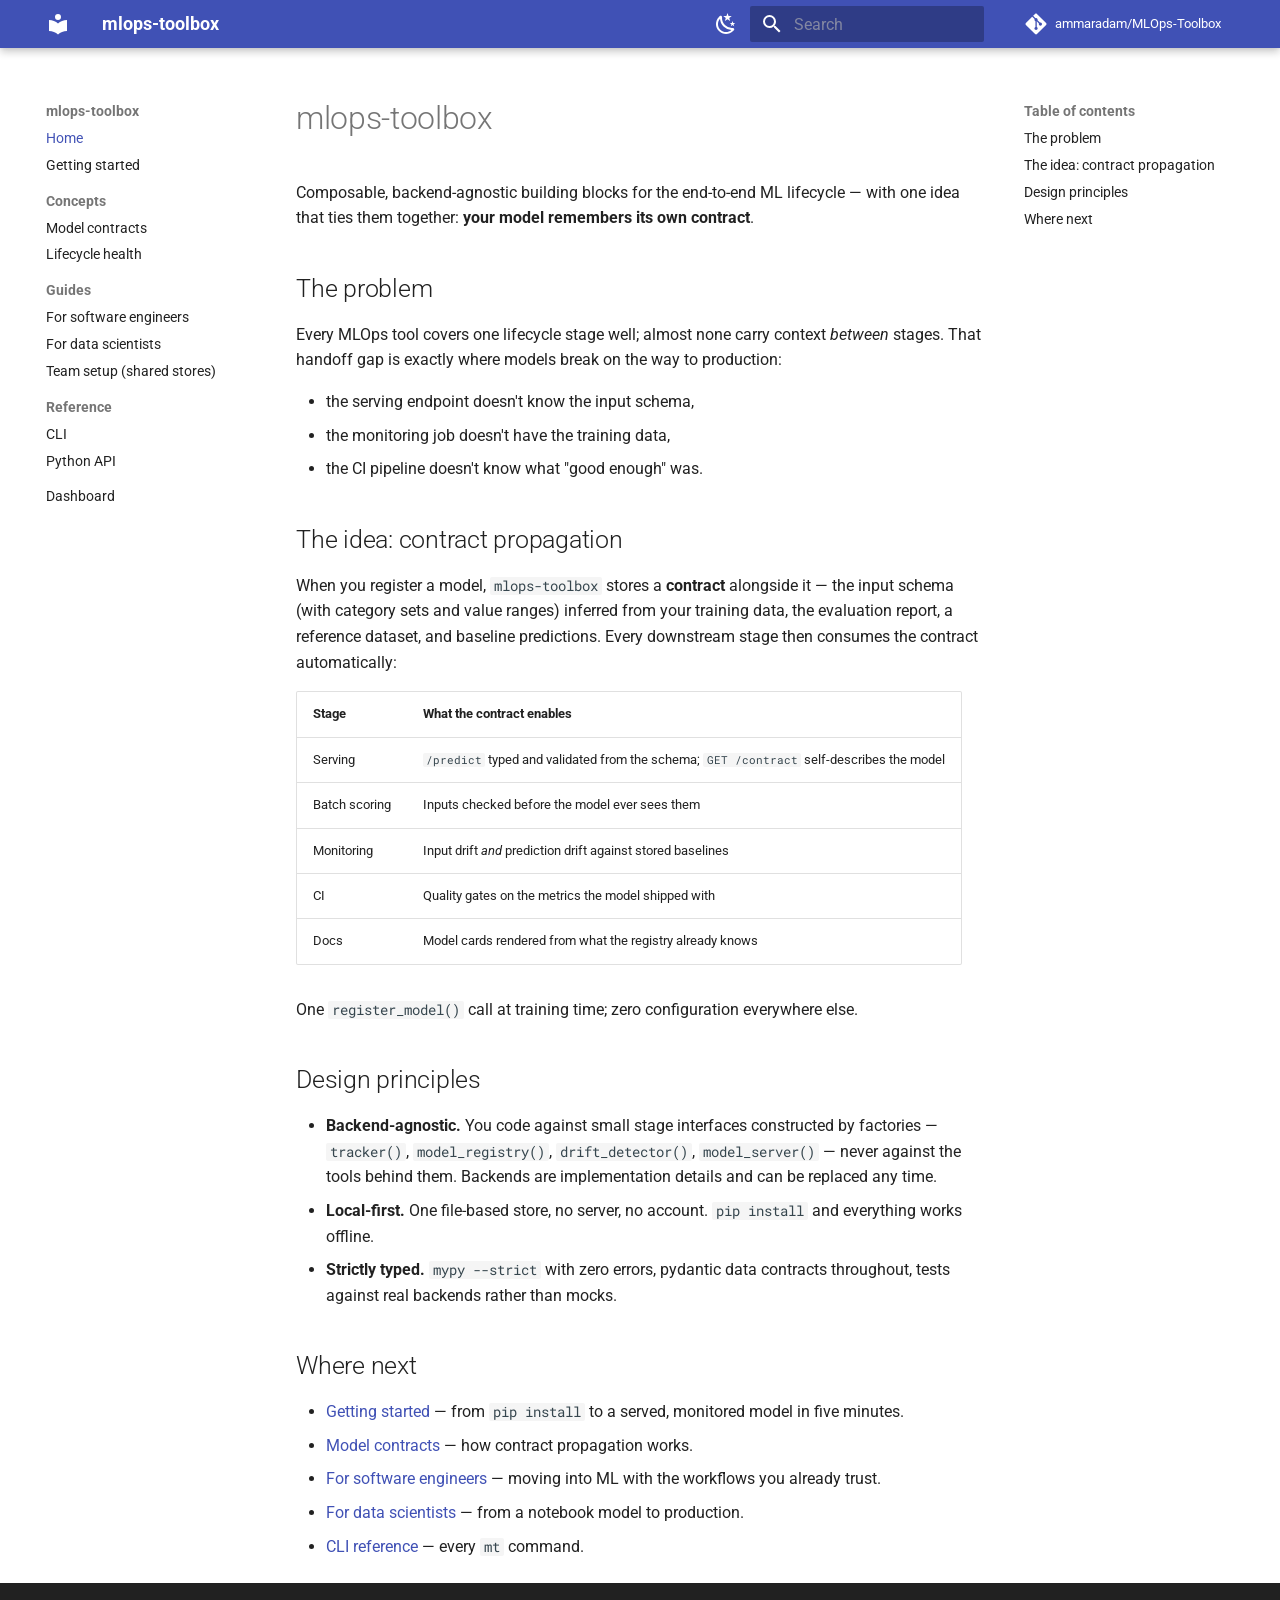
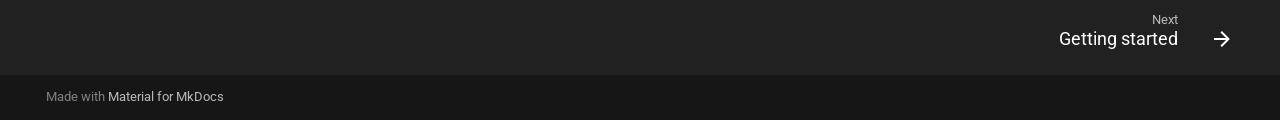
<file: index.html>
<!doctype html>
<html lang="en" class="no-js">
  <head>
    
      <meta charset="utf-8">
      <meta name="viewport" content="width=device-width,initial-scale=1">
      
        <meta name="description" content="Composable, backend-agnostic building blocks for the end-to-end ML lifecycle.">
      
      
      
        <link rel="canonical" href="https://ammaradam.github.io/MLOps-Toolbox/">
      
      
      
        <link rel="next" href="getting-started/">
      
      
        
      
      
      <link rel="icon" href="assets/images/favicon.png">
      <meta name="generator" content="mkdocs-1.6.1, mkdocs-material-9.7.6">
    
    
      
        <title>mlops-toolbox</title>
      
    
    
      <link rel="stylesheet" href="assets/stylesheets/main.484c7ddc.min.css">
      
        
        <link rel="stylesheet" href="assets/stylesheets/palette.ab4e12ef.min.css">
      
      


    
    
      
    
    
      
        
        
        <link rel="preconnect" href="https://fonts.gstatic.com" crossorigin>
        <link rel="stylesheet" href="https://fonts.googleapis.com/css?family=Roboto:300,300i,400,400i,700,700i%7CRoboto+Mono:400,400i,700,700i&display=fallback">
        <style>:root{--md-text-font:"Roboto";--md-code-font:"Roboto Mono"}</style>
      
    
    
    <script>__md_scope=new URL(".",location),__md_hash=e=>[...e].reduce(((e,_)=>(e<<5)-e+_.charCodeAt(0)),0),__md_get=(e,_=localStorage,t=__md_scope)=>JSON.parse(_.getItem(t.pathname+"."+e)),__md_set=(e,_,t=localStorage,a=__md_scope)=>{try{t.setItem(a.pathname+"."+e,JSON.stringify(_))}catch(e){}}</script>
    
      

    
    
  </head>
  
  
    
    
      
    
    
    
    
    <body dir="ltr" data-md-color-scheme="default" data-md-color-primary="indigo" data-md-color-accent="indigo">
  
    
    <input class="md-toggle" data-md-toggle="drawer" type="checkbox" id="__drawer" autocomplete="off">
    <input class="md-toggle" data-md-toggle="search" type="checkbox" id="__search" autocomplete="off">
    <label class="md-overlay" for="__drawer"></label>
    <div data-md-component="skip">
      
        
        <a href="#mlops-toolbox" class="md-skip">
          Skip to content
        </a>
      
    </div>
    <div data-md-component="announce">
      
    </div>
    
    
      

  

<header class="md-header md-header--shadow" data-md-component="header">
  <nav class="md-header__inner md-grid" aria-label="Header">
    <a href="." title="mlops-toolbox" class="md-header__button md-logo" aria-label="mlops-toolbox" data-md-component="logo">
      
  
  <svg xmlns="http://www.w3.org/2000/svg" viewBox="0 0 24 24"><path d="M12 8a3 3 0 0 0 3-3 3 3 0 0 0-3-3 3 3 0 0 0-3 3 3 3 0 0 0 3 3m0 3.54C9.64 9.35 6.5 8 3 8v11c3.5 0 6.64 1.35 9 3.54 2.36-2.19 5.5-3.54 9-3.54V8c-3.5 0-6.64 1.35-9 3.54"/></svg>

    </a>
    <label class="md-header__button md-icon" for="__drawer">
      
      <svg xmlns="http://www.w3.org/2000/svg" viewBox="0 0 24 24"><path d="M3 6h18v2H3zm0 5h18v2H3zm0 5h18v2H3z"/></svg>
    </label>
    <div class="md-header__title" data-md-component="header-title">
      <div class="md-header__ellipsis">
        <div class="md-header__topic">
          <span class="md-ellipsis">
            mlops-toolbox
          </span>
        </div>
        <div class="md-header__topic" data-md-component="header-topic">
          <span class="md-ellipsis">
            
              Home
            
          </span>
        </div>
      </div>
    </div>
    
      
        <form class="md-header__option" data-md-component="palette">
  
    
    
    
    <input class="md-option" data-md-color-media="(prefers-color-scheme: light)" data-md-color-scheme="default" data-md-color-primary="indigo" data-md-color-accent="indigo"  aria-label="Switch to dark mode"  type="radio" name="__palette" id="__palette_0">
    
      <label class="md-header__button md-icon" title="Switch to dark mode" for="__palette_1" hidden>
        <svg xmlns="http://www.w3.org/2000/svg" viewBox="0 0 24 24"><path d="m17.75 4.09-2.53 1.94.91 3.06-2.63-1.81-2.63 1.81.91-3.06-2.53-1.94L12.44 4l1.06-3 1.06 3zm3.5 6.91-1.64 1.25.59 1.98-1.7-1.17-1.7 1.17.59-1.98L15.75 11l2.06-.05L18.5 9l.69 1.95zm-2.28 4.95c.83-.08 1.72 1.1 1.19 1.85-.32.45-.66.87-1.08 1.27C15.17 23 8.84 23 4.94 19.07c-3.91-3.9-3.91-10.24 0-14.14.4-.4.82-.76 1.27-1.08.75-.53 1.93.36 1.85 1.19-.27 2.86.69 5.83 2.89 8.02a9.96 9.96 0 0 0 8.02 2.89m-1.64 2.02a12.08 12.08 0 0 1-7.8-3.47c-2.17-2.19-3.33-5-3.49-7.82-2.81 3.14-2.7 7.96.31 10.98 3.02 3.01 7.84 3.12 10.98.31"/></svg>
      </label>
    
  
    
    
    
    <input class="md-option" data-md-color-media="(prefers-color-scheme: dark)" data-md-color-scheme="slate" data-md-color-primary="indigo" data-md-color-accent="indigo"  aria-label="Switch to light mode"  type="radio" name="__palette" id="__palette_1">
    
      <label class="md-header__button md-icon" title="Switch to light mode" for="__palette_0" hidden>
        <svg xmlns="http://www.w3.org/2000/svg" viewBox="0 0 24 24"><path d="M12 7a5 5 0 0 1 5 5 5 5 0 0 1-5 5 5 5 0 0 1-5-5 5 5 0 0 1 5-5m0 2a3 3 0 0 0-3 3 3 3 0 0 0 3 3 3 3 0 0 0 3-3 3 3 0 0 0-3-3m0-7 2.39 3.42C13.65 5.15 12.84 5 12 5s-1.65.15-2.39.42zM3.34 7l4.16-.35A7.2 7.2 0 0 0 5.94 8.5c-.44.74-.69 1.5-.83 2.29zm.02 10 1.76-3.77a7.131 7.131 0 0 0 2.38 4.14zM20.65 7l-1.77 3.79a7.02 7.02 0 0 0-2.38-4.15zm-.01 10-4.14.36c.59-.51 1.12-1.14 1.54-1.86.42-.73.69-1.5.83-2.29zM12 22l-2.41-3.44c.74.27 1.55.44 2.41.44.82 0 1.63-.17 2.37-.44z"/></svg>
      </label>
    
  
</form>
      
    
    
      <script>var palette=__md_get("__palette");if(palette&&palette.color){if("(prefers-color-scheme)"===palette.color.media){var media=matchMedia("(prefers-color-scheme: light)"),input=document.querySelector(media.matches?"[data-md-color-media='(prefers-color-scheme: light)']":"[data-md-color-media='(prefers-color-scheme: dark)']");palette.color.media=input.getAttribute("data-md-color-media"),palette.color.scheme=input.getAttribute("data-md-color-scheme"),palette.color.primary=input.getAttribute("data-md-color-primary"),palette.color.accent=input.getAttribute("data-md-color-accent")}for(var[key,value]of Object.entries(palette.color))document.body.setAttribute("data-md-color-"+key,value)}</script>
    
    
    
      
      
        <label class="md-header__button md-icon" for="__search">
          
          <svg xmlns="http://www.w3.org/2000/svg" viewBox="0 0 24 24"><path d="M9.5 3A6.5 6.5 0 0 1 16 9.5c0 1.61-.59 3.09-1.56 4.23l.27.27h.79l5 5-1.5 1.5-5-5v-.79l-.27-.27A6.52 6.52 0 0 1 9.5 16 6.5 6.5 0 0 1 3 9.5 6.5 6.5 0 0 1 9.5 3m0 2C7 5 5 7 5 9.5S7 14 9.5 14 14 12 14 9.5 12 5 9.5 5"/></svg>
        </label>
        <div class="md-search" data-md-component="search" role="dialog">
  <label class="md-search__overlay" for="__search"></label>
  <div class="md-search__inner" role="search">
    <form class="md-search__form" name="search">
      <input type="text" class="md-search__input" name="query" aria-label="Search" placeholder="Search" autocapitalize="off" autocorrect="off" autocomplete="off" spellcheck="false" data-md-component="search-query" required>
      <label class="md-search__icon md-icon" for="__search">
        
        <svg xmlns="http://www.w3.org/2000/svg" viewBox="0 0 24 24"><path d="M9.5 3A6.5 6.5 0 0 1 16 9.5c0 1.61-.59 3.09-1.56 4.23l.27.27h.79l5 5-1.5 1.5-5-5v-.79l-.27-.27A6.52 6.52 0 0 1 9.5 16 6.5 6.5 0 0 1 3 9.5 6.5 6.5 0 0 1 9.5 3m0 2C7 5 5 7 5 9.5S7 14 9.5 14 14 12 14 9.5 12 5 9.5 5"/></svg>
        
        <svg xmlns="http://www.w3.org/2000/svg" viewBox="0 0 24 24"><path d="M20 11v2H8l5.5 5.5-1.42 1.42L4.16 12l7.92-7.92L13.5 5.5 8 11z"/></svg>
      </label>
      <nav class="md-search__options" aria-label="Search">
        
        <button type="reset" class="md-search__icon md-icon" title="Clear" aria-label="Clear" tabindex="-1">
          
          <svg xmlns="http://www.w3.org/2000/svg" viewBox="0 0 24 24"><path d="M19 6.41 17.59 5 12 10.59 6.41 5 5 6.41 10.59 12 5 17.59 6.41 19 12 13.41 17.59 19 19 17.59 13.41 12z"/></svg>
        </button>
      </nav>
      
    </form>
    <div class="md-search__output">
      <div class="md-search__scrollwrap" tabindex="0" data-md-scrollfix>
        <div class="md-search-result" data-md-component="search-result">
          <div class="md-search-result__meta">
            Initializing search
          </div>
          <ol class="md-search-result__list" role="presentation"></ol>
        </div>
      </div>
    </div>
  </div>
</div>
      
    
    
      <div class="md-header__source">
        <a href="https://github.com/ammaradam/MLOps-Toolbox" title="Go to repository" class="md-source" data-md-component="source">
  <div class="md-source__icon md-icon">
    
    <svg xmlns="http://www.w3.org/2000/svg" viewBox="0 0 448 512"><!--! Font Awesome Free 7.1.0 by @fontawesome - https://fontawesome.com License - https://fontawesome.com/license/free (Icons: CC BY 4.0, Fonts: SIL OFL 1.1, Code: MIT License) Copyright 2025 Fonticons, Inc.--><path d="M439.6 236.1 244 40.5c-5.4-5.5-12.8-8.5-20.4-8.5s-15 3-20.4 8.4L162.5 81l51.5 51.5c27.1-9.1 52.7 16.8 43.4 43.7l49.7 49.7c34.2-11.8 61.2 31 35.5 56.7-26.5 26.5-70.2-2.9-56-37.3L240.3 199v121.9c25.3 12.5 22.3 41.8 9.1 55-6.4 6.4-15.2 10.1-24.3 10.1s-17.8-3.6-24.3-10.1c-17.6-17.6-11.1-46.9 11.2-56v-123c-20.8-8.5-24.6-30.7-18.6-45L142.6 101 8.5 235.1C3 240.6 0 247.9 0 255.5s3 15 8.5 20.4l195.6 195.7c5.4 5.4 12.7 8.4 20.4 8.4s15-3 20.4-8.4l194.7-194.7c5.4-5.4 8.4-12.8 8.4-20.4s-3-15-8.4-20.4"/></svg>
  </div>
  <div class="md-source__repository">
    ammaradam/MLOps-Toolbox
  </div>
</a>
      </div>
    
  </nav>
  
</header>
    
    <div class="md-container" data-md-component="container">
      
      
        
          
        
      
      <main class="md-main" data-md-component="main">
        <div class="md-main__inner md-grid">
          
            
              
              <div class="md-sidebar md-sidebar--primary" data-md-component="sidebar" data-md-type="navigation" >
                <div class="md-sidebar__scrollwrap">
                  <div class="md-sidebar__inner">
                    



<nav class="md-nav md-nav--primary" aria-label="Navigation" data-md-level="0">
  <label class="md-nav__title" for="__drawer">
    <a href="." title="mlops-toolbox" class="md-nav__button md-logo" aria-label="mlops-toolbox" data-md-component="logo">
      
  
  <svg xmlns="http://www.w3.org/2000/svg" viewBox="0 0 24 24"><path d="M12 8a3 3 0 0 0 3-3 3 3 0 0 0-3-3 3 3 0 0 0-3 3 3 3 0 0 0 3 3m0 3.54C9.64 9.35 6.5 8 3 8v11c3.5 0 6.64 1.35 9 3.54 2.36-2.19 5.5-3.54 9-3.54V8c-3.5 0-6.64 1.35-9 3.54"/></svg>

    </a>
    mlops-toolbox
  </label>
  
    <div class="md-nav__source">
      <a href="https://github.com/ammaradam/MLOps-Toolbox" title="Go to repository" class="md-source" data-md-component="source">
  <div class="md-source__icon md-icon">
    
    <svg xmlns="http://www.w3.org/2000/svg" viewBox="0 0 448 512"><!--! Font Awesome Free 7.1.0 by @fontawesome - https://fontawesome.com License - https://fontawesome.com/license/free (Icons: CC BY 4.0, Fonts: SIL OFL 1.1, Code: MIT License) Copyright 2025 Fonticons, Inc.--><path d="M439.6 236.1 244 40.5c-5.4-5.5-12.8-8.5-20.4-8.5s-15 3-20.4 8.4L162.5 81l51.5 51.5c27.1-9.1 52.7 16.8 43.4 43.7l49.7 49.7c34.2-11.8 61.2 31 35.5 56.7-26.5 26.5-70.2-2.9-56-37.3L240.3 199v121.9c25.3 12.5 22.3 41.8 9.1 55-6.4 6.4-15.2 10.1-24.3 10.1s-17.8-3.6-24.3-10.1c-17.6-17.6-11.1-46.9 11.2-56v-123c-20.8-8.5-24.6-30.7-18.6-45L142.6 101 8.5 235.1C3 240.6 0 247.9 0 255.5s3 15 8.5 20.4l195.6 195.7c5.4 5.4 12.7 8.4 20.4 8.4s15-3 20.4-8.4l194.7-194.7c5.4-5.4 8.4-12.8 8.4-20.4s-3-15-8.4-20.4"/></svg>
  </div>
  <div class="md-source__repository">
    ammaradam/MLOps-Toolbox
  </div>
</a>
    </div>
  
  <ul class="md-nav__list" data-md-scrollfix>
    
      
      
  
  
    
  
  
  
    <li class="md-nav__item md-nav__item--active">
      
      <input class="md-nav__toggle md-toggle" type="checkbox" id="__toc">
      
      
        
      
      
        <label class="md-nav__link md-nav__link--active" for="__toc">
          
  
  
  <span class="md-ellipsis">
    
  
    Home
  

    
  </span>
  
  

          <span class="md-nav__icon md-icon"></span>
        </label>
      
      <a href="." class="md-nav__link md-nav__link--active">
        
  
  
  <span class="md-ellipsis">
    
  
    Home
  

    
  </span>
  
  

      </a>
      
        

<nav class="md-nav md-nav--secondary" aria-label="Table of contents">
  
  
  
    
  
  
    <label class="md-nav__title" for="__toc">
      <span class="md-nav__icon md-icon"></span>
      Table of contents
    </label>
    <ul class="md-nav__list" data-md-component="toc" data-md-scrollfix>
      
        <li class="md-nav__item">
  <a href="#the-problem" class="md-nav__link">
    <span class="md-ellipsis">
      
        The problem
      
    </span>
  </a>
  
</li>
      
        <li class="md-nav__item">
  <a href="#the-idea-contract-propagation" class="md-nav__link">
    <span class="md-ellipsis">
      
        The idea: contract propagation
      
    </span>
  </a>
  
</li>
      
        <li class="md-nav__item">
  <a href="#design-principles" class="md-nav__link">
    <span class="md-ellipsis">
      
        Design principles
      
    </span>
  </a>
  
</li>
      
        <li class="md-nav__item">
  <a href="#where-next" class="md-nav__link">
    <span class="md-ellipsis">
      
        Where next
      
    </span>
  </a>
  
</li>
      
    </ul>
  
</nav>
      
    </li>
  

    
      
      
  
  
  
  
    <li class="md-nav__item">
      <a href="getting-started/" class="md-nav__link">
        
  
  
  <span class="md-ellipsis">
    
  
    Getting started
  

    
  </span>
  
  

      </a>
    </li>
  

    
      
      
  
  
  
  
    
    
    
    
      
        
        
      
    
    
    <li class="md-nav__item md-nav__item--section md-nav__item--nested">
      
        
        
        <input class="md-nav__toggle md-toggle " type="checkbox" id="__nav_3" >
        
          
          <label class="md-nav__link" for="__nav_3" id="__nav_3_label" tabindex="">
            
  
  
  <span class="md-ellipsis">
    
  
    Concepts
  

    
  </span>
  
  

            <span class="md-nav__icon md-icon"></span>
          </label>
        
        <nav class="md-nav" data-md-level="1" aria-labelledby="__nav_3_label" aria-expanded="false">
          <label class="md-nav__title" for="__nav_3">
            <span class="md-nav__icon md-icon"></span>
            
  
    Concepts
  

          </label>
          <ul class="md-nav__list" data-md-scrollfix>
            
              
                
  
  
  
  
    <li class="md-nav__item">
      <a href="concepts/contracts/" class="md-nav__link">
        
  
  
  <span class="md-ellipsis">
    
  
    Model contracts
  

    
  </span>
  
  

      </a>
    </li>
  

              
            
              
                
  
  
  
  
    <li class="md-nav__item">
      <a href="concepts/lifecycle-health/" class="md-nav__link">
        
  
  
  <span class="md-ellipsis">
    
  
    Lifecycle health
  

    
  </span>
  
  

      </a>
    </li>
  

              
            
          </ul>
        </nav>
      
    </li>
  

    
      
      
  
  
  
  
    
    
    
    
      
        
        
      
    
    
    <li class="md-nav__item md-nav__item--section md-nav__item--nested">
      
        
        
        <input class="md-nav__toggle md-toggle " type="checkbox" id="__nav_4" >
        
          
          <label class="md-nav__link" for="__nav_4" id="__nav_4_label" tabindex="">
            
  
  
  <span class="md-ellipsis">
    
  
    Guides
  

    
  </span>
  
  

            <span class="md-nav__icon md-icon"></span>
          </label>
        
        <nav class="md-nav" data-md-level="1" aria-labelledby="__nav_4_label" aria-expanded="false">
          <label class="md-nav__title" for="__nav_4">
            <span class="md-nav__icon md-icon"></span>
            
  
    Guides
  

          </label>
          <ul class="md-nav__list" data-md-scrollfix>
            
              
                
  
  
  
  
    <li class="md-nav__item">
      <a href="guides/software-engineers/" class="md-nav__link">
        
  
  
  <span class="md-ellipsis">
    
  
    For software engineers
  

    
  </span>
  
  

      </a>
    </li>
  

              
            
              
                
  
  
  
  
    <li class="md-nav__item">
      <a href="guides/data-scientists/" class="md-nav__link">
        
  
  
  <span class="md-ellipsis">
    
  
    For data scientists
  

    
  </span>
  
  

      </a>
    </li>
  

              
            
              
                
  
  
  
  
    <li class="md-nav__item">
      <a href="guides/team-setup/" class="md-nav__link">
        
  
  
  <span class="md-ellipsis">
    
  
    Team setup (shared stores)
  

    
  </span>
  
  

      </a>
    </li>
  

              
            
          </ul>
        </nav>
      
    </li>
  

    
      
      
  
  
  
  
    
    
    
    
      
        
        
      
    
    
    <li class="md-nav__item md-nav__item--section md-nav__item--nested">
      
        
        
        <input class="md-nav__toggle md-toggle " type="checkbox" id="__nav_5" >
        
          
          <label class="md-nav__link" for="__nav_5" id="__nav_5_label" tabindex="">
            
  
  
  <span class="md-ellipsis">
    
  
    Reference
  

    
  </span>
  
  

            <span class="md-nav__icon md-icon"></span>
          </label>
        
        <nav class="md-nav" data-md-level="1" aria-labelledby="__nav_5_label" aria-expanded="false">
          <label class="md-nav__title" for="__nav_5">
            <span class="md-nav__icon md-icon"></span>
            
  
    Reference
  

          </label>
          <ul class="md-nav__list" data-md-scrollfix>
            
              
                
  
  
  
  
    <li class="md-nav__item">
      <a href="reference/cli/" class="md-nav__link">
        
  
  
  <span class="md-ellipsis">
    
  
    CLI
  

    
  </span>
  
  

      </a>
    </li>
  

              
            
              
                
  
  
  
  
    <li class="md-nav__item">
      <a href="reference/python-api/" class="md-nav__link">
        
  
  
  <span class="md-ellipsis">
    
  
    Python API
  

    
  </span>
  
  

      </a>
    </li>
  

              
            
          </ul>
        </nav>
      
    </li>
  

    
      
      
  
  
  
  
    <li class="md-nav__item">
      <a href="dashboard/" class="md-nav__link">
        
  
  
  <span class="md-ellipsis">
    
  
    Dashboard
  

    
  </span>
  
  

      </a>
    </li>
  

    
  </ul>
</nav>
                  </div>
                </div>
              </div>
            
            
              
              <div class="md-sidebar md-sidebar--secondary" data-md-component="sidebar" data-md-type="toc" >
                <div class="md-sidebar__scrollwrap">
                  <div class="md-sidebar__inner">
                    

<nav class="md-nav md-nav--secondary" aria-label="Table of contents">
  
  
  
    
  
  
    <label class="md-nav__title" for="__toc">
      <span class="md-nav__icon md-icon"></span>
      Table of contents
    </label>
    <ul class="md-nav__list" data-md-component="toc" data-md-scrollfix>
      
        <li class="md-nav__item">
  <a href="#the-problem" class="md-nav__link">
    <span class="md-ellipsis">
      
        The problem
      
    </span>
  </a>
  
</li>
      
        <li class="md-nav__item">
  <a href="#the-idea-contract-propagation" class="md-nav__link">
    <span class="md-ellipsis">
      
        The idea: contract propagation
      
    </span>
  </a>
  
</li>
      
        <li class="md-nav__item">
  <a href="#design-principles" class="md-nav__link">
    <span class="md-ellipsis">
      
        Design principles
      
    </span>
  </a>
  
</li>
      
        <li class="md-nav__item">
  <a href="#where-next" class="md-nav__link">
    <span class="md-ellipsis">
      
        Where next
      
    </span>
  </a>
  
</li>
      
    </ul>
  
</nav>
                  </div>
                </div>
              </div>
            
          
          
            <div class="md-content" data-md-component="content">
              
              <article class="md-content__inner md-typeset">
                
                  


  
  


<h1 id="mlops-toolbox">mlops-toolbox<a class="headerlink" href="#mlops-toolbox" title="Permanent link">&para;</a></h1>
<p>Composable, backend-agnostic building blocks for the end-to-end ML lifecycle
— with one idea that ties them together: <strong>your model remembers its own
contract</strong>.</p>
<h2 id="the-problem">The problem<a class="headerlink" href="#the-problem" title="Permanent link">&para;</a></h2>
<p>Every MLOps tool covers one lifecycle stage well; almost none carry context
<em>between</em> stages. That handoff gap is exactly where models break on the way
to production:</p>
<ul>
<li>the serving endpoint doesn't know the input schema,</li>
<li>the monitoring job doesn't have the training data,</li>
<li>the CI pipeline doesn't know what "good enough" was.</li>
</ul>
<h2 id="the-idea-contract-propagation">The idea: contract propagation<a class="headerlink" href="#the-idea-contract-propagation" title="Permanent link">&para;</a></h2>
<p>When you register a model, <code>mlops-toolbox</code> stores a <strong>contract</strong> alongside
it — the input schema (with category sets and value ranges) inferred from
your training data, the evaluation report, a reference dataset, and baseline
predictions. Every downstream stage then consumes the contract
automatically:</p>
<table>
<thead>
<tr>
<th>Stage</th>
<th>What the contract enables</th>
</tr>
</thead>
<tbody>
<tr>
<td>Serving</td>
<td><code>/predict</code> typed and validated from the schema; <code>GET /contract</code> self-describes the model</td>
</tr>
<tr>
<td>Batch scoring</td>
<td>Inputs checked before the model ever sees them</td>
</tr>
<tr>
<td>Monitoring</td>
<td>Input drift <em>and</em> prediction drift against stored baselines</td>
</tr>
<tr>
<td>CI</td>
<td>Quality gates on the metrics the model shipped with</td>
</tr>
<tr>
<td>Docs</td>
<td>Model cards rendered from what the registry already knows</td>
</tr>
</tbody>
</table>
<p>One <code>register_model()</code> call at training time; zero configuration everywhere
else.</p>
<h2 id="design-principles">Design principles<a class="headerlink" href="#design-principles" title="Permanent link">&para;</a></h2>
<ul>
<li><strong>Backend-agnostic.</strong> You code against small stage interfaces constructed
  by factories — <code>tracker()</code>, <code>model_registry()</code>, <code>drift_detector()</code>,
  <code>model_server()</code> — never against the tools behind them. Backends are
  implementation details and can be replaced any time.</li>
<li><strong>Local-first.</strong> One file-based store, no server, no account. <code>pip
  install</code> and everything works offline.</li>
<li><strong>Strictly typed.</strong> <code>mypy --strict</code> with zero errors, pydantic data
  contracts throughout, tests against real backends rather than mocks.</li>
</ul>
<h2 id="where-next">Where next<a class="headerlink" href="#where-next" title="Permanent link">&para;</a></h2>
<ul>
<li><a href="getting-started/">Getting started</a> — from <code>pip install</code> to a served,
  monitored model in five minutes.</li>
<li><a href="concepts/contracts/">Model contracts</a> — how contract propagation works.</li>
<li><a href="guides/software-engineers/">For software engineers</a> — moving into ML
  with the workflows you already trust.</li>
<li><a href="guides/data-scientists/">For data scientists</a> — from a notebook model
  to production.</li>
<li><a href="reference/cli/">CLI reference</a> — every <code>mt</code> command.</li>
</ul>












                
              </article>
            </div>
          
          
  <script>var tabs=__md_get("__tabs");if(Array.isArray(tabs))e:for(var set of document.querySelectorAll(".tabbed-set")){var labels=set.querySelector(".tabbed-labels");for(var tab of tabs)for(var label of labels.getElementsByTagName("label"))if(label.innerText.trim()===tab){var input=document.getElementById(label.htmlFor);input.checked=!0;continue e}}</script>

<script>var target=document.getElementById(location.hash.slice(1));target&&target.name&&(target.checked=target.name.startsWith("__tabbed_"))</script>
        </div>
        
      </main>
      
        <footer class="md-footer">
  
    
      
      <nav class="md-footer__inner md-grid" aria-label="Footer" >
        
        
          
          <a href="getting-started/" class="md-footer__link md-footer__link--next" aria-label="Next: Getting started">
            <div class="md-footer__title">
              <span class="md-footer__direction">
                Next
              </span>
              <div class="md-ellipsis">
                Getting started
              </div>
            </div>
            <div class="md-footer__button md-icon">
              
              <svg xmlns="http://www.w3.org/2000/svg" viewBox="0 0 24 24"><path d="M4 11v2h12l-5.5 5.5 1.42 1.42L19.84 12l-7.92-7.92L10.5 5.5 16 11z"/></svg>
            </div>
          </a>
        
      </nav>
    
  
  <div class="md-footer-meta md-typeset">
    <div class="md-footer-meta__inner md-grid">
      <div class="md-copyright">
  
  
    Made with
    <a href="https://squidfunk.github.io/mkdocs-material/" target="_blank" rel="noopener">
      Material for MkDocs
    </a>
  
</div>
      
    </div>
  </div>
</footer>
      
    </div>
    <div class="md-dialog" data-md-component="dialog">
      <div class="md-dialog__inner md-typeset"></div>
    </div>
    
    
    
      
      
      <script id="__config" type="application/json">{"annotate": null, "base": ".", "features": ["navigation.sections", "navigation.footer", "content.code.copy", "content.tabs.link"], "search": "assets/javascripts/workers/search.2c215733.min.js", "tags": null, "translations": {"clipboard.copied": "Copied to clipboard", "clipboard.copy": "Copy to clipboard", "search.result.more.one": "1 more on this page", "search.result.more.other": "# more on this page", "search.result.none": "No matching documents", "search.result.one": "1 matching document", "search.result.other": "# matching documents", "search.result.placeholder": "Type to start searching", "search.result.term.missing": "Missing", "select.version": "Select version"}, "version": null}</script>
    
    
      <script src="assets/javascripts/bundle.79ae519e.min.js"></script>
      
    
  </body>
</html>
</file>
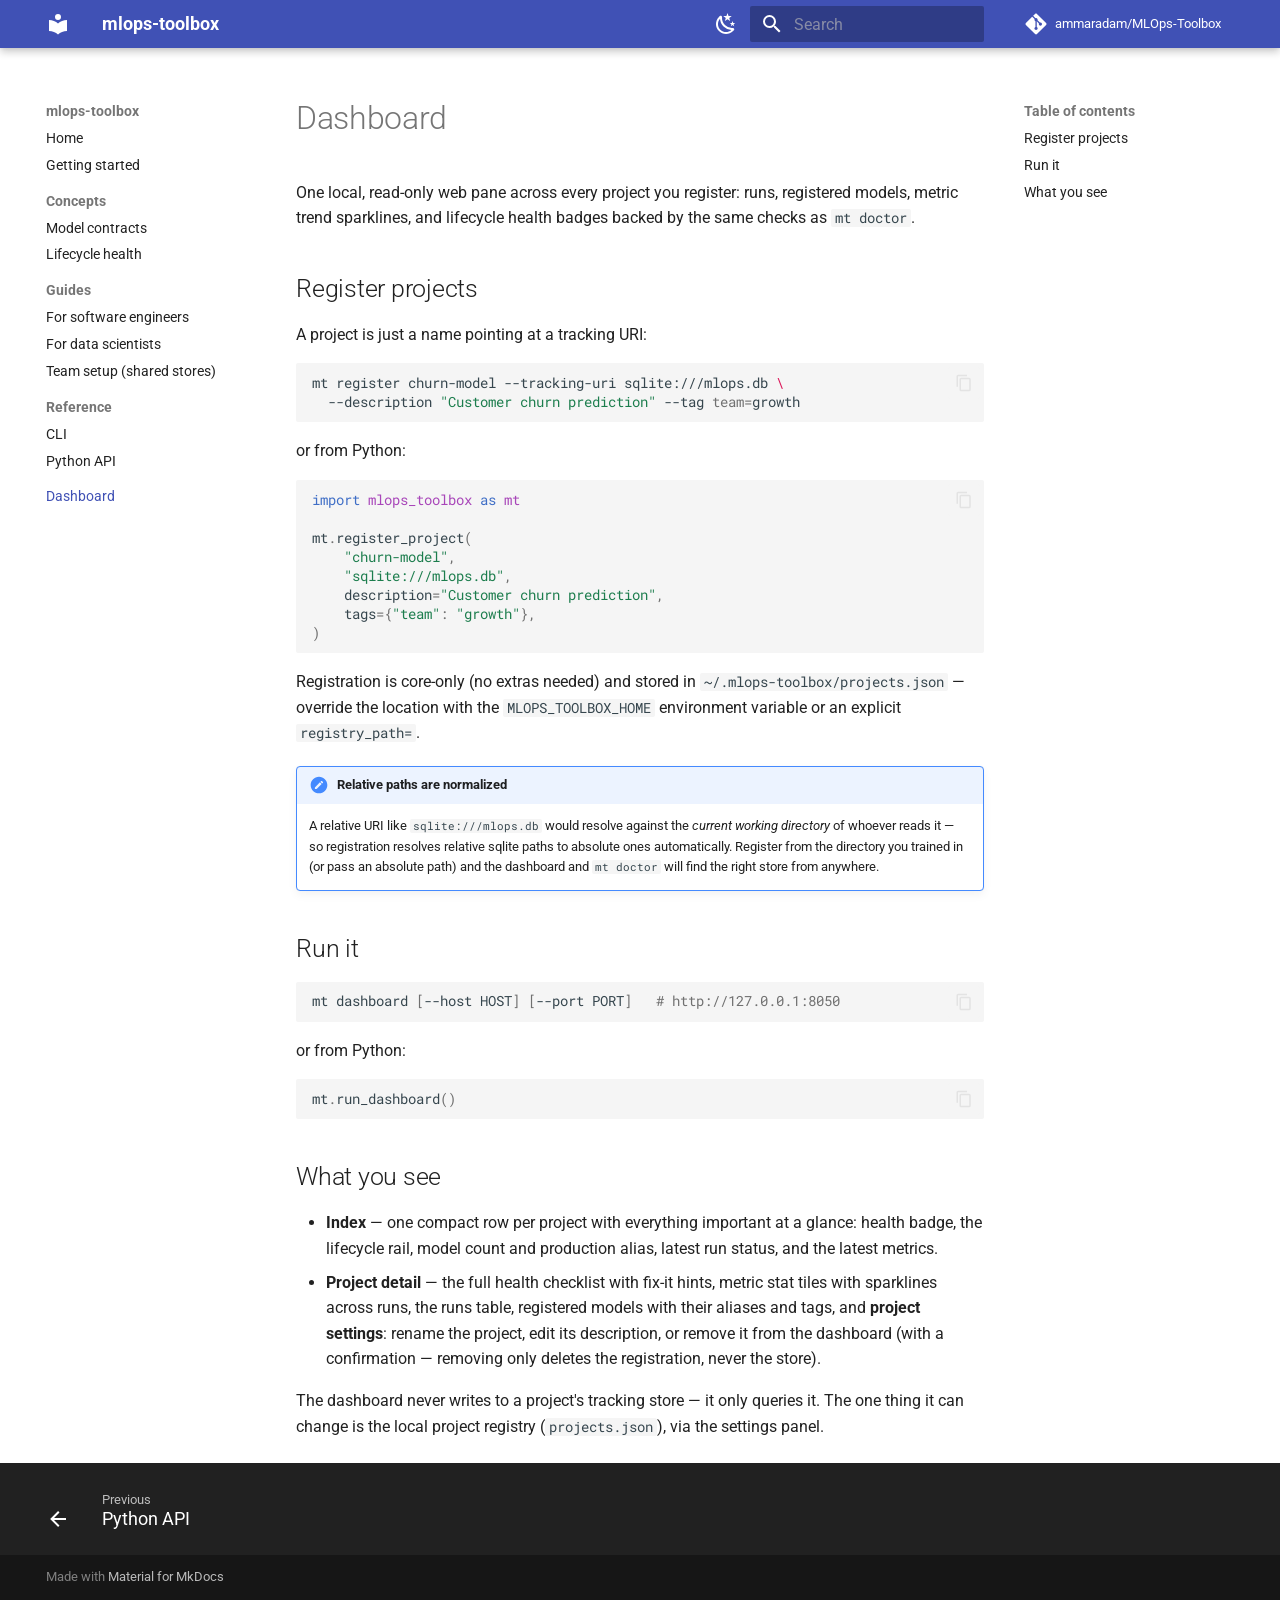
<file: dashboard/index.html>
<!doctype html>
<html lang="en" class="no-js">
  <head>
    
      <meta charset="utf-8">
      <meta name="viewport" content="width=device-width,initial-scale=1">
      
        <meta name="description" content="Composable, backend-agnostic building blocks for the end-to-end ML lifecycle.">
      
      
      
        <link rel="canonical" href="https://ammaradam.github.io/MLOps-Toolbox/dashboard/">
      
      
        <link rel="prev" href="../reference/python-api/">
      
      
      
        
      
      
      <link rel="icon" href="../assets/images/favicon.png">
      <meta name="generator" content="mkdocs-1.6.1, mkdocs-material-9.7.6">
    
    
      
        <title>Dashboard - mlops-toolbox</title>
      
    
    
      <link rel="stylesheet" href="../assets/stylesheets/main.484c7ddc.min.css">
      
        
        <link rel="stylesheet" href="../assets/stylesheets/palette.ab4e12ef.min.css">
      
      


    
    
      
    
    
      
        
        
        <link rel="preconnect" href="https://fonts.gstatic.com" crossorigin>
        <link rel="stylesheet" href="https://fonts.googleapis.com/css?family=Roboto:300,300i,400,400i,700,700i%7CRoboto+Mono:400,400i,700,700i&display=fallback">
        <style>:root{--md-text-font:"Roboto";--md-code-font:"Roboto Mono"}</style>
      
    
    
    <script>__md_scope=new URL("..",location),__md_hash=e=>[...e].reduce(((e,_)=>(e<<5)-e+_.charCodeAt(0)),0),__md_get=(e,_=localStorage,t=__md_scope)=>JSON.parse(_.getItem(t.pathname+"."+e)),__md_set=(e,_,t=localStorage,a=__md_scope)=>{try{t.setItem(a.pathname+"."+e,JSON.stringify(_))}catch(e){}}</script>
    
      

    
    
  </head>
  
  
    
    
      
    
    
    
    
    <body dir="ltr" data-md-color-scheme="default" data-md-color-primary="indigo" data-md-color-accent="indigo">
  
    
    <input class="md-toggle" data-md-toggle="drawer" type="checkbox" id="__drawer" autocomplete="off">
    <input class="md-toggle" data-md-toggle="search" type="checkbox" id="__search" autocomplete="off">
    <label class="md-overlay" for="__drawer"></label>
    <div data-md-component="skip">
      
        
        <a href="#dashboard" class="md-skip">
          Skip to content
        </a>
      
    </div>
    <div data-md-component="announce">
      
    </div>
    
    
      

  

<header class="md-header md-header--shadow" data-md-component="header">
  <nav class="md-header__inner md-grid" aria-label="Header">
    <a href=".." title="mlops-toolbox" class="md-header__button md-logo" aria-label="mlops-toolbox" data-md-component="logo">
      
  
  <svg xmlns="http://www.w3.org/2000/svg" viewBox="0 0 24 24"><path d="M12 8a3 3 0 0 0 3-3 3 3 0 0 0-3-3 3 3 0 0 0-3 3 3 3 0 0 0 3 3m0 3.54C9.64 9.35 6.5 8 3 8v11c3.5 0 6.64 1.35 9 3.54 2.36-2.19 5.5-3.54 9-3.54V8c-3.5 0-6.64 1.35-9 3.54"/></svg>

    </a>
    <label class="md-header__button md-icon" for="__drawer">
      
      <svg xmlns="http://www.w3.org/2000/svg" viewBox="0 0 24 24"><path d="M3 6h18v2H3zm0 5h18v2H3zm0 5h18v2H3z"/></svg>
    </label>
    <div class="md-header__title" data-md-component="header-title">
      <div class="md-header__ellipsis">
        <div class="md-header__topic">
          <span class="md-ellipsis">
            mlops-toolbox
          </span>
        </div>
        <div class="md-header__topic" data-md-component="header-topic">
          <span class="md-ellipsis">
            
              Dashboard
            
          </span>
        </div>
      </div>
    </div>
    
      
        <form class="md-header__option" data-md-component="palette">
  
    
    
    
    <input class="md-option" data-md-color-media="(prefers-color-scheme: light)" data-md-color-scheme="default" data-md-color-primary="indigo" data-md-color-accent="indigo"  aria-label="Switch to dark mode"  type="radio" name="__palette" id="__palette_0">
    
      <label class="md-header__button md-icon" title="Switch to dark mode" for="__palette_1" hidden>
        <svg xmlns="http://www.w3.org/2000/svg" viewBox="0 0 24 24"><path d="m17.75 4.09-2.53 1.94.91 3.06-2.63-1.81-2.63 1.81.91-3.06-2.53-1.94L12.44 4l1.06-3 1.06 3zm3.5 6.91-1.64 1.25.59 1.98-1.7-1.17-1.7 1.17.59-1.98L15.75 11l2.06-.05L18.5 9l.69 1.95zm-2.28 4.95c.83-.08 1.72 1.1 1.19 1.85-.32.45-.66.87-1.08 1.27C15.17 23 8.84 23 4.94 19.07c-3.91-3.9-3.91-10.24 0-14.14.4-.4.82-.76 1.27-1.08.75-.53 1.93.36 1.85 1.19-.27 2.86.69 5.83 2.89 8.02a9.96 9.96 0 0 0 8.02 2.89m-1.64 2.02a12.08 12.08 0 0 1-7.8-3.47c-2.17-2.19-3.33-5-3.49-7.82-2.81 3.14-2.7 7.96.31 10.98 3.02 3.01 7.84 3.12 10.98.31"/></svg>
      </label>
    
  
    
    
    
    <input class="md-option" data-md-color-media="(prefers-color-scheme: dark)" data-md-color-scheme="slate" data-md-color-primary="indigo" data-md-color-accent="indigo"  aria-label="Switch to light mode"  type="radio" name="__palette" id="__palette_1">
    
      <label class="md-header__button md-icon" title="Switch to light mode" for="__palette_0" hidden>
        <svg xmlns="http://www.w3.org/2000/svg" viewBox="0 0 24 24"><path d="M12 7a5 5 0 0 1 5 5 5 5 0 0 1-5 5 5 5 0 0 1-5-5 5 5 0 0 1 5-5m0 2a3 3 0 0 0-3 3 3 3 0 0 0 3 3 3 3 0 0 0 3-3 3 3 0 0 0-3-3m0-7 2.39 3.42C13.65 5.15 12.84 5 12 5s-1.65.15-2.39.42zM3.34 7l4.16-.35A7.2 7.2 0 0 0 5.94 8.5c-.44.74-.69 1.5-.83 2.29zm.02 10 1.76-3.77a7.131 7.131 0 0 0 2.38 4.14zM20.65 7l-1.77 3.79a7.02 7.02 0 0 0-2.38-4.15zm-.01 10-4.14.36c.59-.51 1.12-1.14 1.54-1.86.42-.73.69-1.5.83-2.29zM12 22l-2.41-3.44c.74.27 1.55.44 2.41.44.82 0 1.63-.17 2.37-.44z"/></svg>
      </label>
    
  
</form>
      
    
    
      <script>var palette=__md_get("__palette");if(palette&&palette.color){if("(prefers-color-scheme)"===palette.color.media){var media=matchMedia("(prefers-color-scheme: light)"),input=document.querySelector(media.matches?"[data-md-color-media='(prefers-color-scheme: light)']":"[data-md-color-media='(prefers-color-scheme: dark)']");palette.color.media=input.getAttribute("data-md-color-media"),palette.color.scheme=input.getAttribute("data-md-color-scheme"),palette.color.primary=input.getAttribute("data-md-color-primary"),palette.color.accent=input.getAttribute("data-md-color-accent")}for(var[key,value]of Object.entries(palette.color))document.body.setAttribute("data-md-color-"+key,value)}</script>
    
    
    
      
      
        <label class="md-header__button md-icon" for="__search">
          
          <svg xmlns="http://www.w3.org/2000/svg" viewBox="0 0 24 24"><path d="M9.5 3A6.5 6.5 0 0 1 16 9.5c0 1.61-.59 3.09-1.56 4.23l.27.27h.79l5 5-1.5 1.5-5-5v-.79l-.27-.27A6.52 6.52 0 0 1 9.5 16 6.5 6.5 0 0 1 3 9.5 6.5 6.5 0 0 1 9.5 3m0 2C7 5 5 7 5 9.5S7 14 9.5 14 14 12 14 9.5 12 5 9.5 5"/></svg>
        </label>
        <div class="md-search" data-md-component="search" role="dialog">
  <label class="md-search__overlay" for="__search"></label>
  <div class="md-search__inner" role="search">
    <form class="md-search__form" name="search">
      <input type="text" class="md-search__input" name="query" aria-label="Search" placeholder="Search" autocapitalize="off" autocorrect="off" autocomplete="off" spellcheck="false" data-md-component="search-query" required>
      <label class="md-search__icon md-icon" for="__search">
        
        <svg xmlns="http://www.w3.org/2000/svg" viewBox="0 0 24 24"><path d="M9.5 3A6.5 6.5 0 0 1 16 9.5c0 1.61-.59 3.09-1.56 4.23l.27.27h.79l5 5-1.5 1.5-5-5v-.79l-.27-.27A6.52 6.52 0 0 1 9.5 16 6.5 6.5 0 0 1 3 9.5 6.5 6.5 0 0 1 9.5 3m0 2C7 5 5 7 5 9.5S7 14 9.5 14 14 12 14 9.5 12 5 9.5 5"/></svg>
        
        <svg xmlns="http://www.w3.org/2000/svg" viewBox="0 0 24 24"><path d="M20 11v2H8l5.5 5.5-1.42 1.42L4.16 12l7.92-7.92L13.5 5.5 8 11z"/></svg>
      </label>
      <nav class="md-search__options" aria-label="Search">
        
        <button type="reset" class="md-search__icon md-icon" title="Clear" aria-label="Clear" tabindex="-1">
          
          <svg xmlns="http://www.w3.org/2000/svg" viewBox="0 0 24 24"><path d="M19 6.41 17.59 5 12 10.59 6.41 5 5 6.41 10.59 12 5 17.59 6.41 19 12 13.41 17.59 19 19 17.59 13.41 12z"/></svg>
        </button>
      </nav>
      
    </form>
    <div class="md-search__output">
      <div class="md-search__scrollwrap" tabindex="0" data-md-scrollfix>
        <div class="md-search-result" data-md-component="search-result">
          <div class="md-search-result__meta">
            Initializing search
          </div>
          <ol class="md-search-result__list" role="presentation"></ol>
        </div>
      </div>
    </div>
  </div>
</div>
      
    
    
      <div class="md-header__source">
        <a href="https://github.com/ammaradam/MLOps-Toolbox" title="Go to repository" class="md-source" data-md-component="source">
  <div class="md-source__icon md-icon">
    
    <svg xmlns="http://www.w3.org/2000/svg" viewBox="0 0 448 512"><!--! Font Awesome Free 7.1.0 by @fontawesome - https://fontawesome.com License - https://fontawesome.com/license/free (Icons: CC BY 4.0, Fonts: SIL OFL 1.1, Code: MIT License) Copyright 2025 Fonticons, Inc.--><path d="M439.6 236.1 244 40.5c-5.4-5.5-12.8-8.5-20.4-8.5s-15 3-20.4 8.4L162.5 81l51.5 51.5c27.1-9.1 52.7 16.8 43.4 43.7l49.7 49.7c34.2-11.8 61.2 31 35.5 56.7-26.5 26.5-70.2-2.9-56-37.3L240.3 199v121.9c25.3 12.5 22.3 41.8 9.1 55-6.4 6.4-15.2 10.1-24.3 10.1s-17.8-3.6-24.3-10.1c-17.6-17.6-11.1-46.9 11.2-56v-123c-20.8-8.5-24.6-30.7-18.6-45L142.6 101 8.5 235.1C3 240.6 0 247.9 0 255.5s3 15 8.5 20.4l195.6 195.7c5.4 5.4 12.7 8.4 20.4 8.4s15-3 20.4-8.4l194.7-194.7c5.4-5.4 8.4-12.8 8.4-20.4s-3-15-8.4-20.4"/></svg>
  </div>
  <div class="md-source__repository">
    ammaradam/MLOps-Toolbox
  </div>
</a>
      </div>
    
  </nav>
  
</header>
    
    <div class="md-container" data-md-component="container">
      
      
        
          
        
      
      <main class="md-main" data-md-component="main">
        <div class="md-main__inner md-grid">
          
            
              
              <div class="md-sidebar md-sidebar--primary" data-md-component="sidebar" data-md-type="navigation" >
                <div class="md-sidebar__scrollwrap">
                  <div class="md-sidebar__inner">
                    



<nav class="md-nav md-nav--primary" aria-label="Navigation" data-md-level="0">
  <label class="md-nav__title" for="__drawer">
    <a href=".." title="mlops-toolbox" class="md-nav__button md-logo" aria-label="mlops-toolbox" data-md-component="logo">
      
  
  <svg xmlns="http://www.w3.org/2000/svg" viewBox="0 0 24 24"><path d="M12 8a3 3 0 0 0 3-3 3 3 0 0 0-3-3 3 3 0 0 0-3 3 3 3 0 0 0 3 3m0 3.54C9.64 9.35 6.5 8 3 8v11c3.5 0 6.64 1.35 9 3.54 2.36-2.19 5.5-3.54 9-3.54V8c-3.5 0-6.64 1.35-9 3.54"/></svg>

    </a>
    mlops-toolbox
  </label>
  
    <div class="md-nav__source">
      <a href="https://github.com/ammaradam/MLOps-Toolbox" title="Go to repository" class="md-source" data-md-component="source">
  <div class="md-source__icon md-icon">
    
    <svg xmlns="http://www.w3.org/2000/svg" viewBox="0 0 448 512"><!--! Font Awesome Free 7.1.0 by @fontawesome - https://fontawesome.com License - https://fontawesome.com/license/free (Icons: CC BY 4.0, Fonts: SIL OFL 1.1, Code: MIT License) Copyright 2025 Fonticons, Inc.--><path d="M439.6 236.1 244 40.5c-5.4-5.5-12.8-8.5-20.4-8.5s-15 3-20.4 8.4L162.5 81l51.5 51.5c27.1-9.1 52.7 16.8 43.4 43.7l49.7 49.7c34.2-11.8 61.2 31 35.5 56.7-26.5 26.5-70.2-2.9-56-37.3L240.3 199v121.9c25.3 12.5 22.3 41.8 9.1 55-6.4 6.4-15.2 10.1-24.3 10.1s-17.8-3.6-24.3-10.1c-17.6-17.6-11.1-46.9 11.2-56v-123c-20.8-8.5-24.6-30.7-18.6-45L142.6 101 8.5 235.1C3 240.6 0 247.9 0 255.5s3 15 8.5 20.4l195.6 195.7c5.4 5.4 12.7 8.4 20.4 8.4s15-3 20.4-8.4l194.7-194.7c5.4-5.4 8.4-12.8 8.4-20.4s-3-15-8.4-20.4"/></svg>
  </div>
  <div class="md-source__repository">
    ammaradam/MLOps-Toolbox
  </div>
</a>
    </div>
  
  <ul class="md-nav__list" data-md-scrollfix>
    
      
      
  
  
  
  
    <li class="md-nav__item">
      <a href=".." class="md-nav__link">
        
  
  
  <span class="md-ellipsis">
    
  
    Home
  

    
  </span>
  
  

      </a>
    </li>
  

    
      
      
  
  
  
  
    <li class="md-nav__item">
      <a href="../getting-started/" class="md-nav__link">
        
  
  
  <span class="md-ellipsis">
    
  
    Getting started
  

    
  </span>
  
  

      </a>
    </li>
  

    
      
      
  
  
  
  
    
    
    
    
      
        
        
      
    
    
    <li class="md-nav__item md-nav__item--section md-nav__item--nested">
      
        
        
        <input class="md-nav__toggle md-toggle " type="checkbox" id="__nav_3" >
        
          
          <label class="md-nav__link" for="__nav_3" id="__nav_3_label" tabindex="">
            
  
  
  <span class="md-ellipsis">
    
  
    Concepts
  

    
  </span>
  
  

            <span class="md-nav__icon md-icon"></span>
          </label>
        
        <nav class="md-nav" data-md-level="1" aria-labelledby="__nav_3_label" aria-expanded="false">
          <label class="md-nav__title" for="__nav_3">
            <span class="md-nav__icon md-icon"></span>
            
  
    Concepts
  

          </label>
          <ul class="md-nav__list" data-md-scrollfix>
            
              
                
  
  
  
  
    <li class="md-nav__item">
      <a href="../concepts/contracts/" class="md-nav__link">
        
  
  
  <span class="md-ellipsis">
    
  
    Model contracts
  

    
  </span>
  
  

      </a>
    </li>
  

              
            
              
                
  
  
  
  
    <li class="md-nav__item">
      <a href="../concepts/lifecycle-health/" class="md-nav__link">
        
  
  
  <span class="md-ellipsis">
    
  
    Lifecycle health
  

    
  </span>
  
  

      </a>
    </li>
  

              
            
          </ul>
        </nav>
      
    </li>
  

    
      
      
  
  
  
  
    
    
    
    
      
        
        
      
    
    
    <li class="md-nav__item md-nav__item--section md-nav__item--nested">
      
        
        
        <input class="md-nav__toggle md-toggle " type="checkbox" id="__nav_4" >
        
          
          <label class="md-nav__link" for="__nav_4" id="__nav_4_label" tabindex="">
            
  
  
  <span class="md-ellipsis">
    
  
    Guides
  

    
  </span>
  
  

            <span class="md-nav__icon md-icon"></span>
          </label>
        
        <nav class="md-nav" data-md-level="1" aria-labelledby="__nav_4_label" aria-expanded="false">
          <label class="md-nav__title" for="__nav_4">
            <span class="md-nav__icon md-icon"></span>
            
  
    Guides
  

          </label>
          <ul class="md-nav__list" data-md-scrollfix>
            
              
                
  
  
  
  
    <li class="md-nav__item">
      <a href="../guides/software-engineers/" class="md-nav__link">
        
  
  
  <span class="md-ellipsis">
    
  
    For software engineers
  

    
  </span>
  
  

      </a>
    </li>
  

              
            
              
                
  
  
  
  
    <li class="md-nav__item">
      <a href="../guides/data-scientists/" class="md-nav__link">
        
  
  
  <span class="md-ellipsis">
    
  
    For data scientists
  

    
  </span>
  
  

      </a>
    </li>
  

              
            
              
                
  
  
  
  
    <li class="md-nav__item">
      <a href="../guides/team-setup/" class="md-nav__link">
        
  
  
  <span class="md-ellipsis">
    
  
    Team setup (shared stores)
  

    
  </span>
  
  

      </a>
    </li>
  

              
            
          </ul>
        </nav>
      
    </li>
  

    
      
      
  
  
  
  
    
    
    
    
      
        
        
      
    
    
    <li class="md-nav__item md-nav__item--section md-nav__item--nested">
      
        
        
        <input class="md-nav__toggle md-toggle " type="checkbox" id="__nav_5" >
        
          
          <label class="md-nav__link" for="__nav_5" id="__nav_5_label" tabindex="">
            
  
  
  <span class="md-ellipsis">
    
  
    Reference
  

    
  </span>
  
  

            <span class="md-nav__icon md-icon"></span>
          </label>
        
        <nav class="md-nav" data-md-level="1" aria-labelledby="__nav_5_label" aria-expanded="false">
          <label class="md-nav__title" for="__nav_5">
            <span class="md-nav__icon md-icon"></span>
            
  
    Reference
  

          </label>
          <ul class="md-nav__list" data-md-scrollfix>
            
              
                
  
  
  
  
    <li class="md-nav__item">
      <a href="../reference/cli/" class="md-nav__link">
        
  
  
  <span class="md-ellipsis">
    
  
    CLI
  

    
  </span>
  
  

      </a>
    </li>
  

              
            
              
                
  
  
  
  
    <li class="md-nav__item">
      <a href="../reference/python-api/" class="md-nav__link">
        
  
  
  <span class="md-ellipsis">
    
  
    Python API
  

    
  </span>
  
  

      </a>
    </li>
  

              
            
          </ul>
        </nav>
      
    </li>
  

    
      
      
  
  
    
  
  
  
    <li class="md-nav__item md-nav__item--active">
      
      <input class="md-nav__toggle md-toggle" type="checkbox" id="__toc">
      
      
        
      
      
        <label class="md-nav__link md-nav__link--active" for="__toc">
          
  
  
  <span class="md-ellipsis">
    
  
    Dashboard
  

    
  </span>
  
  

          <span class="md-nav__icon md-icon"></span>
        </label>
      
      <a href="./" class="md-nav__link md-nav__link--active">
        
  
  
  <span class="md-ellipsis">
    
  
    Dashboard
  

    
  </span>
  
  

      </a>
      
        

<nav class="md-nav md-nav--secondary" aria-label="Table of contents">
  
  
  
    
  
  
    <label class="md-nav__title" for="__toc">
      <span class="md-nav__icon md-icon"></span>
      Table of contents
    </label>
    <ul class="md-nav__list" data-md-component="toc" data-md-scrollfix>
      
        <li class="md-nav__item">
  <a href="#register-projects" class="md-nav__link">
    <span class="md-ellipsis">
      
        Register projects
      
    </span>
  </a>
  
</li>
      
        <li class="md-nav__item">
  <a href="#run-it" class="md-nav__link">
    <span class="md-ellipsis">
      
        Run it
      
    </span>
  </a>
  
</li>
      
        <li class="md-nav__item">
  <a href="#what-you-see" class="md-nav__link">
    <span class="md-ellipsis">
      
        What you see
      
    </span>
  </a>
  
</li>
      
    </ul>
  
</nav>
      
    </li>
  

    
  </ul>
</nav>
                  </div>
                </div>
              </div>
            
            
              
              <div class="md-sidebar md-sidebar--secondary" data-md-component="sidebar" data-md-type="toc" >
                <div class="md-sidebar__scrollwrap">
                  <div class="md-sidebar__inner">
                    

<nav class="md-nav md-nav--secondary" aria-label="Table of contents">
  
  
  
    
  
  
    <label class="md-nav__title" for="__toc">
      <span class="md-nav__icon md-icon"></span>
      Table of contents
    </label>
    <ul class="md-nav__list" data-md-component="toc" data-md-scrollfix>
      
        <li class="md-nav__item">
  <a href="#register-projects" class="md-nav__link">
    <span class="md-ellipsis">
      
        Register projects
      
    </span>
  </a>
  
</li>
      
        <li class="md-nav__item">
  <a href="#run-it" class="md-nav__link">
    <span class="md-ellipsis">
      
        Run it
      
    </span>
  </a>
  
</li>
      
        <li class="md-nav__item">
  <a href="#what-you-see" class="md-nav__link">
    <span class="md-ellipsis">
      
        What you see
      
    </span>
  </a>
  
</li>
      
    </ul>
  
</nav>
                  </div>
                </div>
              </div>
            
          
          
            <div class="md-content" data-md-component="content">
              
              <article class="md-content__inner md-typeset">
                
                  


  
  


<h1 id="dashboard">Dashboard<a class="headerlink" href="#dashboard" title="Permanent link">&para;</a></h1>
<p>One local, read-only web pane across every project you register: runs,
registered models, metric trend sparklines, and lifecycle health badges
backed by the same checks as <code>mt doctor</code>.</p>
<h2 id="register-projects">Register projects<a class="headerlink" href="#register-projects" title="Permanent link">&para;</a></h2>
<p>A project is just a name pointing at a tracking URI:</p>
<div class="highlight"><pre><span></span><code>mt<span class="w"> </span>register<span class="w"> </span>churn-model<span class="w"> </span>--tracking-uri<span class="w"> </span>sqlite:///mlops.db<span class="w"> </span><span class="se">\</span>
<span class="w">  </span>--description<span class="w"> </span><span class="s2">&quot;Customer churn prediction&quot;</span><span class="w"> </span>--tag<span class="w"> </span><span class="nv">team</span><span class="o">=</span>growth
</code></pre></div>
<p>or from Python:</p>
<div class="highlight"><pre><span></span><code><span class="kn">import</span><span class="w"> </span><span class="nn">mlops_toolbox</span><span class="w"> </span><span class="k">as</span><span class="w"> </span><span class="nn">mt</span>

<span class="n">mt</span><span class="o">.</span><span class="n">register_project</span><span class="p">(</span>
    <span class="s2">&quot;churn-model&quot;</span><span class="p">,</span>
    <span class="s2">&quot;sqlite:///mlops.db&quot;</span><span class="p">,</span>
    <span class="n">description</span><span class="o">=</span><span class="s2">&quot;Customer churn prediction&quot;</span><span class="p">,</span>
    <span class="n">tags</span><span class="o">=</span><span class="p">{</span><span class="s2">&quot;team&quot;</span><span class="p">:</span> <span class="s2">&quot;growth&quot;</span><span class="p">},</span>
<span class="p">)</span>
</code></pre></div>
<p>Registration is core-only (no extras needed) and stored in
<code>~/.mlops-toolbox/projects.json</code> — override the location with the
<code>MLOPS_TOOLBOX_HOME</code> environment variable or an explicit <code>registry_path=</code>.</p>
<div class="admonition note">
<p class="admonition-title">Relative paths are normalized</p>
<p>A relative URI like <code>sqlite:///mlops.db</code> would resolve against the
<em>current working directory</em> of whoever reads it — so registration
resolves relative sqlite paths to absolute ones automatically. Register
from the directory you trained in (or pass an absolute path) and the
dashboard and <code>mt doctor</code> will find the right store from anywhere.</p>
</div>
<h2 id="run-it">Run it<a class="headerlink" href="#run-it" title="Permanent link">&para;</a></h2>
<div class="highlight"><pre><span></span><code>mt<span class="w"> </span>dashboard<span class="w"> </span><span class="o">[</span>--host<span class="w"> </span>HOST<span class="o">]</span><span class="w"> </span><span class="o">[</span>--port<span class="w"> </span>PORT<span class="o">]</span><span class="w">   </span><span class="c1"># http://127.0.0.1:8050</span>
</code></pre></div>
<p>or from Python:</p>
<div class="highlight"><pre><span></span><code><span class="n">mt</span><span class="o">.</span><span class="n">run_dashboard</span><span class="p">()</span>
</code></pre></div>
<h2 id="what-you-see">What you see<a class="headerlink" href="#what-you-see" title="Permanent link">&para;</a></h2>
<ul>
<li><strong>Index</strong> — one compact row per project with everything important at a
  glance: health badge, the lifecycle rail, model count and production
  alias, latest run status, and the latest metrics.</li>
<li><strong>Project detail</strong> — the full health checklist with fix-it hints, metric
  stat tiles with sparklines across runs, the runs table, registered models
  with their aliases and tags, and <strong>project settings</strong>: rename the project,
  edit its description, or remove it from the dashboard (with a
  confirmation — removing only deletes the registration, never the store).</li>
</ul>
<p>The dashboard never writes to a project's tracking store — it only queries
it. The one thing it can change is the local project registry
(<code>projects.json</code>), via the settings panel.</p>












                
              </article>
            </div>
          
          
  <script>var tabs=__md_get("__tabs");if(Array.isArray(tabs))e:for(var set of document.querySelectorAll(".tabbed-set")){var labels=set.querySelector(".tabbed-labels");for(var tab of tabs)for(var label of labels.getElementsByTagName("label"))if(label.innerText.trim()===tab){var input=document.getElementById(label.htmlFor);input.checked=!0;continue e}}</script>

<script>var target=document.getElementById(location.hash.slice(1));target&&target.name&&(target.checked=target.name.startsWith("__tabbed_"))</script>
        </div>
        
      </main>
      
        <footer class="md-footer">
  
    
      
      <nav class="md-footer__inner md-grid" aria-label="Footer" >
        
          
          <a href="../reference/python-api/" class="md-footer__link md-footer__link--prev" aria-label="Previous: Python API">
            <div class="md-footer__button md-icon">
              
              <svg xmlns="http://www.w3.org/2000/svg" viewBox="0 0 24 24"><path d="M20 11v2H8l5.5 5.5-1.42 1.42L4.16 12l7.92-7.92L13.5 5.5 8 11z"/></svg>
            </div>
            <div class="md-footer__title">
              <span class="md-footer__direction">
                Previous
              </span>
              <div class="md-ellipsis">
                Python API
              </div>
            </div>
          </a>
        
        
      </nav>
    
  
  <div class="md-footer-meta md-typeset">
    <div class="md-footer-meta__inner md-grid">
      <div class="md-copyright">
  
  
    Made with
    <a href="https://squidfunk.github.io/mkdocs-material/" target="_blank" rel="noopener">
      Material for MkDocs
    </a>
  
</div>
      
    </div>
  </div>
</footer>
      
    </div>
    <div class="md-dialog" data-md-component="dialog">
      <div class="md-dialog__inner md-typeset"></div>
    </div>
    
    
    
      
      
      <script id="__config" type="application/json">{"annotate": null, "base": "..", "features": ["navigation.sections", "navigation.footer", "content.code.copy", "content.tabs.link"], "search": "../assets/javascripts/workers/search.2c215733.min.js", "tags": null, "translations": {"clipboard.copied": "Copied to clipboard", "clipboard.copy": "Copy to clipboard", "search.result.more.one": "1 more on this page", "search.result.more.other": "# more on this page", "search.result.none": "No matching documents", "search.result.one": "1 matching document", "search.result.other": "# matching documents", "search.result.placeholder": "Type to start searching", "search.result.term.missing": "Missing", "select.version": "Select version"}, "version": null}</script>
    
    
      <script src="../assets/javascripts/bundle.79ae519e.min.js"></script>
      
    
  </body>
</html>
</file>
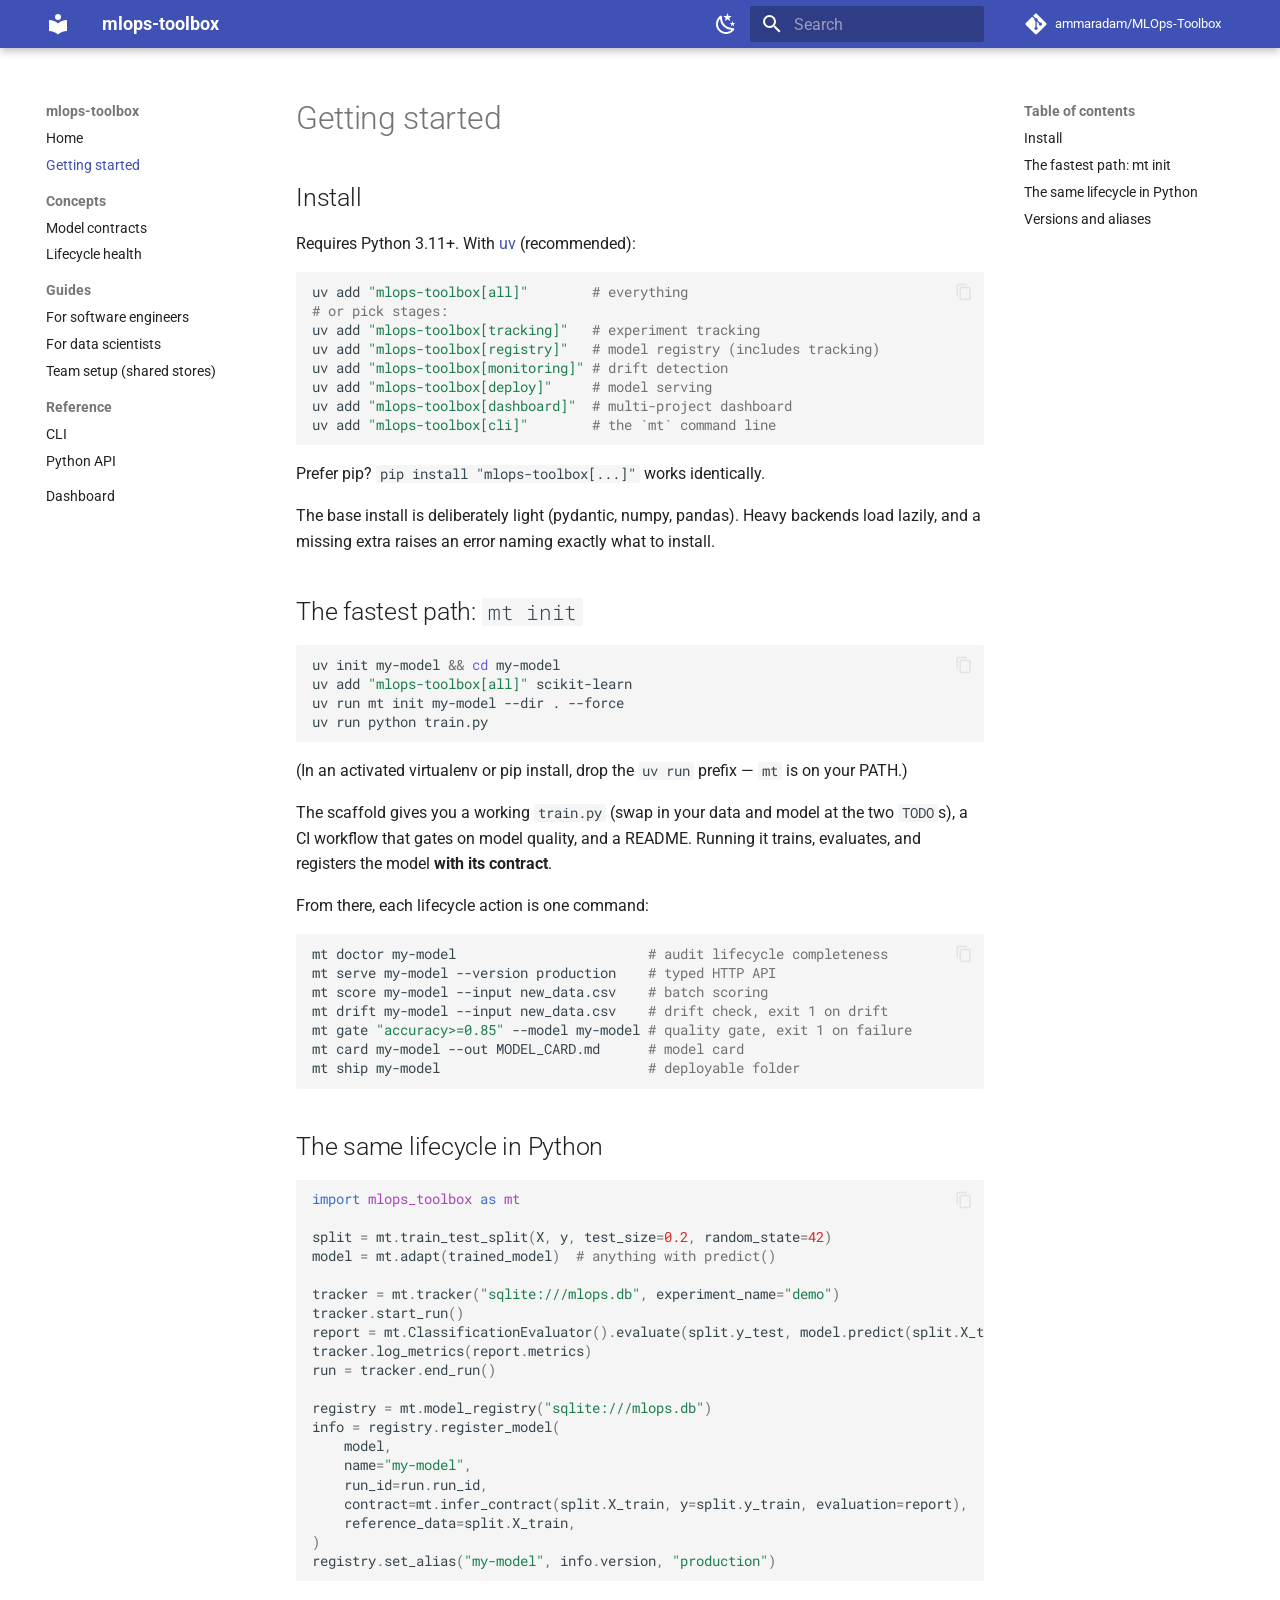
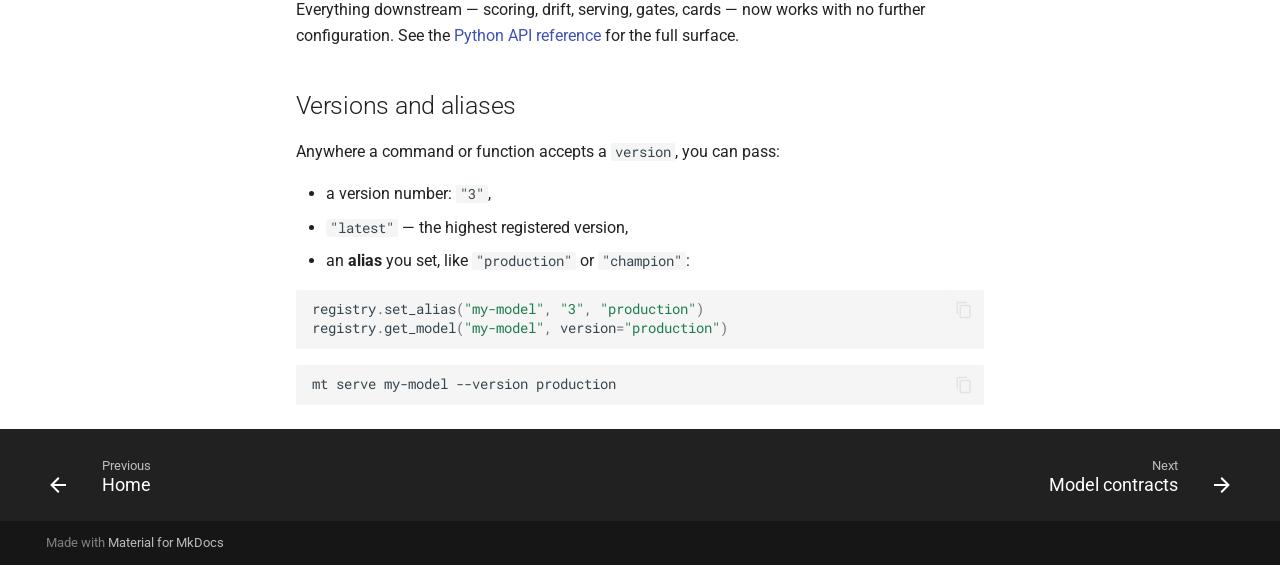
<file: getting-started/index.html>
<!doctype html>
<html lang="en" class="no-js">
  <head>
    
      <meta charset="utf-8">
      <meta name="viewport" content="width=device-width,initial-scale=1">
      
        <meta name="description" content="Composable, backend-agnostic building blocks for the end-to-end ML lifecycle.">
      
      
      
        <link rel="canonical" href="https://ammaradam.github.io/MLOps-Toolbox/getting-started/">
      
      
        <link rel="prev" href="..">
      
      
        <link rel="next" href="../concepts/contracts/">
      
      
        
      
      
      <link rel="icon" href="../assets/images/favicon.png">
      <meta name="generator" content="mkdocs-1.6.1, mkdocs-material-9.7.6">
    
    
      
        <title>Getting started - mlops-toolbox</title>
      
    
    
      <link rel="stylesheet" href="../assets/stylesheets/main.484c7ddc.min.css">
      
        
        <link rel="stylesheet" href="../assets/stylesheets/palette.ab4e12ef.min.css">
      
      


    
    
      
    
    
      
        
        
        <link rel="preconnect" href="https://fonts.gstatic.com" crossorigin>
        <link rel="stylesheet" href="https://fonts.googleapis.com/css?family=Roboto:300,300i,400,400i,700,700i%7CRoboto+Mono:400,400i,700,700i&display=fallback">
        <style>:root{--md-text-font:"Roboto";--md-code-font:"Roboto Mono"}</style>
      
    
    
    <script>__md_scope=new URL("..",location),__md_hash=e=>[...e].reduce(((e,_)=>(e<<5)-e+_.charCodeAt(0)),0),__md_get=(e,_=localStorage,t=__md_scope)=>JSON.parse(_.getItem(t.pathname+"."+e)),__md_set=(e,_,t=localStorage,a=__md_scope)=>{try{t.setItem(a.pathname+"."+e,JSON.stringify(_))}catch(e){}}</script>
    
      

    
    
  </head>
  
  
    
    
      
    
    
    
    
    <body dir="ltr" data-md-color-scheme="default" data-md-color-primary="indigo" data-md-color-accent="indigo">
  
    
    <input class="md-toggle" data-md-toggle="drawer" type="checkbox" id="__drawer" autocomplete="off">
    <input class="md-toggle" data-md-toggle="search" type="checkbox" id="__search" autocomplete="off">
    <label class="md-overlay" for="__drawer"></label>
    <div data-md-component="skip">
      
        
        <a href="#getting-started" class="md-skip">
          Skip to content
        </a>
      
    </div>
    <div data-md-component="announce">
      
    </div>
    
    
      

  

<header class="md-header md-header--shadow" data-md-component="header">
  <nav class="md-header__inner md-grid" aria-label="Header">
    <a href=".." title="mlops-toolbox" class="md-header__button md-logo" aria-label="mlops-toolbox" data-md-component="logo">
      
  
  <svg xmlns="http://www.w3.org/2000/svg" viewBox="0 0 24 24"><path d="M12 8a3 3 0 0 0 3-3 3 3 0 0 0-3-3 3 3 0 0 0-3 3 3 3 0 0 0 3 3m0 3.54C9.64 9.35 6.5 8 3 8v11c3.5 0 6.64 1.35 9 3.54 2.36-2.19 5.5-3.54 9-3.54V8c-3.5 0-6.64 1.35-9 3.54"/></svg>

    </a>
    <label class="md-header__button md-icon" for="__drawer">
      
      <svg xmlns="http://www.w3.org/2000/svg" viewBox="0 0 24 24"><path d="M3 6h18v2H3zm0 5h18v2H3zm0 5h18v2H3z"/></svg>
    </label>
    <div class="md-header__title" data-md-component="header-title">
      <div class="md-header__ellipsis">
        <div class="md-header__topic">
          <span class="md-ellipsis">
            mlops-toolbox
          </span>
        </div>
        <div class="md-header__topic" data-md-component="header-topic">
          <span class="md-ellipsis">
            
              Getting started
            
          </span>
        </div>
      </div>
    </div>
    
      
        <form class="md-header__option" data-md-component="palette">
  
    
    
    
    <input class="md-option" data-md-color-media="(prefers-color-scheme: light)" data-md-color-scheme="default" data-md-color-primary="indigo" data-md-color-accent="indigo"  aria-label="Switch to dark mode"  type="radio" name="__palette" id="__palette_0">
    
      <label class="md-header__button md-icon" title="Switch to dark mode" for="__palette_1" hidden>
        <svg xmlns="http://www.w3.org/2000/svg" viewBox="0 0 24 24"><path d="m17.75 4.09-2.53 1.94.91 3.06-2.63-1.81-2.63 1.81.91-3.06-2.53-1.94L12.44 4l1.06-3 1.06 3zm3.5 6.91-1.64 1.25.59 1.98-1.7-1.17-1.7 1.17.59-1.98L15.75 11l2.06-.05L18.5 9l.69 1.95zm-2.28 4.95c.83-.08 1.72 1.1 1.19 1.85-.32.45-.66.87-1.08 1.27C15.17 23 8.84 23 4.94 19.07c-3.91-3.9-3.91-10.24 0-14.14.4-.4.82-.76 1.27-1.08.75-.53 1.93.36 1.85 1.19-.27 2.86.69 5.83 2.89 8.02a9.96 9.96 0 0 0 8.02 2.89m-1.64 2.02a12.08 12.08 0 0 1-7.8-3.47c-2.17-2.19-3.33-5-3.49-7.82-2.81 3.14-2.7 7.96.31 10.98 3.02 3.01 7.84 3.12 10.98.31"/></svg>
      </label>
    
  
    
    
    
    <input class="md-option" data-md-color-media="(prefers-color-scheme: dark)" data-md-color-scheme="slate" data-md-color-primary="indigo" data-md-color-accent="indigo"  aria-label="Switch to light mode"  type="radio" name="__palette" id="__palette_1">
    
      <label class="md-header__button md-icon" title="Switch to light mode" for="__palette_0" hidden>
        <svg xmlns="http://www.w3.org/2000/svg" viewBox="0 0 24 24"><path d="M12 7a5 5 0 0 1 5 5 5 5 0 0 1-5 5 5 5 0 0 1-5-5 5 5 0 0 1 5-5m0 2a3 3 0 0 0-3 3 3 3 0 0 0 3 3 3 3 0 0 0 3-3 3 3 0 0 0-3-3m0-7 2.39 3.42C13.65 5.15 12.84 5 12 5s-1.65.15-2.39.42zM3.34 7l4.16-.35A7.2 7.2 0 0 0 5.94 8.5c-.44.74-.69 1.5-.83 2.29zm.02 10 1.76-3.77a7.131 7.131 0 0 0 2.38 4.14zM20.65 7l-1.77 3.79a7.02 7.02 0 0 0-2.38-4.15zm-.01 10-4.14.36c.59-.51 1.12-1.14 1.54-1.86.42-.73.69-1.5.83-2.29zM12 22l-2.41-3.44c.74.27 1.55.44 2.41.44.82 0 1.63-.17 2.37-.44z"/></svg>
      </label>
    
  
</form>
      
    
    
      <script>var palette=__md_get("__palette");if(palette&&palette.color){if("(prefers-color-scheme)"===palette.color.media){var media=matchMedia("(prefers-color-scheme: light)"),input=document.querySelector(media.matches?"[data-md-color-media='(prefers-color-scheme: light)']":"[data-md-color-media='(prefers-color-scheme: dark)']");palette.color.media=input.getAttribute("data-md-color-media"),palette.color.scheme=input.getAttribute("data-md-color-scheme"),palette.color.primary=input.getAttribute("data-md-color-primary"),palette.color.accent=input.getAttribute("data-md-color-accent")}for(var[key,value]of Object.entries(palette.color))document.body.setAttribute("data-md-color-"+key,value)}</script>
    
    
    
      
      
        <label class="md-header__button md-icon" for="__search">
          
          <svg xmlns="http://www.w3.org/2000/svg" viewBox="0 0 24 24"><path d="M9.5 3A6.5 6.5 0 0 1 16 9.5c0 1.61-.59 3.09-1.56 4.23l.27.27h.79l5 5-1.5 1.5-5-5v-.79l-.27-.27A6.52 6.52 0 0 1 9.5 16 6.5 6.5 0 0 1 3 9.5 6.5 6.5 0 0 1 9.5 3m0 2C7 5 5 7 5 9.5S7 14 9.5 14 14 12 14 9.5 12 5 9.5 5"/></svg>
        </label>
        <div class="md-search" data-md-component="search" role="dialog">
  <label class="md-search__overlay" for="__search"></label>
  <div class="md-search__inner" role="search">
    <form class="md-search__form" name="search">
      <input type="text" class="md-search__input" name="query" aria-label="Search" placeholder="Search" autocapitalize="off" autocorrect="off" autocomplete="off" spellcheck="false" data-md-component="search-query" required>
      <label class="md-search__icon md-icon" for="__search">
        
        <svg xmlns="http://www.w3.org/2000/svg" viewBox="0 0 24 24"><path d="M9.5 3A6.5 6.5 0 0 1 16 9.5c0 1.61-.59 3.09-1.56 4.23l.27.27h.79l5 5-1.5 1.5-5-5v-.79l-.27-.27A6.52 6.52 0 0 1 9.5 16 6.5 6.5 0 0 1 3 9.5 6.5 6.5 0 0 1 9.5 3m0 2C7 5 5 7 5 9.5S7 14 9.5 14 14 12 14 9.5 12 5 9.5 5"/></svg>
        
        <svg xmlns="http://www.w3.org/2000/svg" viewBox="0 0 24 24"><path d="M20 11v2H8l5.5 5.5-1.42 1.42L4.16 12l7.92-7.92L13.5 5.5 8 11z"/></svg>
      </label>
      <nav class="md-search__options" aria-label="Search">
        
        <button type="reset" class="md-search__icon md-icon" title="Clear" aria-label="Clear" tabindex="-1">
          
          <svg xmlns="http://www.w3.org/2000/svg" viewBox="0 0 24 24"><path d="M19 6.41 17.59 5 12 10.59 6.41 5 5 6.41 10.59 12 5 17.59 6.41 19 12 13.41 17.59 19 19 17.59 13.41 12z"/></svg>
        </button>
      </nav>
      
    </form>
    <div class="md-search__output">
      <div class="md-search__scrollwrap" tabindex="0" data-md-scrollfix>
        <div class="md-search-result" data-md-component="search-result">
          <div class="md-search-result__meta">
            Initializing search
          </div>
          <ol class="md-search-result__list" role="presentation"></ol>
        </div>
      </div>
    </div>
  </div>
</div>
      
    
    
      <div class="md-header__source">
        <a href="https://github.com/ammaradam/MLOps-Toolbox" title="Go to repository" class="md-source" data-md-component="source">
  <div class="md-source__icon md-icon">
    
    <svg xmlns="http://www.w3.org/2000/svg" viewBox="0 0 448 512"><!--! Font Awesome Free 7.1.0 by @fontawesome - https://fontawesome.com License - https://fontawesome.com/license/free (Icons: CC BY 4.0, Fonts: SIL OFL 1.1, Code: MIT License) Copyright 2025 Fonticons, Inc.--><path d="M439.6 236.1 244 40.5c-5.4-5.5-12.8-8.5-20.4-8.5s-15 3-20.4 8.4L162.5 81l51.5 51.5c27.1-9.1 52.7 16.8 43.4 43.7l49.7 49.7c34.2-11.8 61.2 31 35.5 56.7-26.5 26.5-70.2-2.9-56-37.3L240.3 199v121.9c25.3 12.5 22.3 41.8 9.1 55-6.4 6.4-15.2 10.1-24.3 10.1s-17.8-3.6-24.3-10.1c-17.6-17.6-11.1-46.9 11.2-56v-123c-20.8-8.5-24.6-30.7-18.6-45L142.6 101 8.5 235.1C3 240.6 0 247.9 0 255.5s3 15 8.5 20.4l195.6 195.7c5.4 5.4 12.7 8.4 20.4 8.4s15-3 20.4-8.4l194.7-194.7c5.4-5.4 8.4-12.8 8.4-20.4s-3-15-8.4-20.4"/></svg>
  </div>
  <div class="md-source__repository">
    ammaradam/MLOps-Toolbox
  </div>
</a>
      </div>
    
  </nav>
  
</header>
    
    <div class="md-container" data-md-component="container">
      
      
        
          
        
      
      <main class="md-main" data-md-component="main">
        <div class="md-main__inner md-grid">
          
            
              
              <div class="md-sidebar md-sidebar--primary" data-md-component="sidebar" data-md-type="navigation" >
                <div class="md-sidebar__scrollwrap">
                  <div class="md-sidebar__inner">
                    



<nav class="md-nav md-nav--primary" aria-label="Navigation" data-md-level="0">
  <label class="md-nav__title" for="__drawer">
    <a href=".." title="mlops-toolbox" class="md-nav__button md-logo" aria-label="mlops-toolbox" data-md-component="logo">
      
  
  <svg xmlns="http://www.w3.org/2000/svg" viewBox="0 0 24 24"><path d="M12 8a3 3 0 0 0 3-3 3 3 0 0 0-3-3 3 3 0 0 0-3 3 3 3 0 0 0 3 3m0 3.54C9.64 9.35 6.5 8 3 8v11c3.5 0 6.64 1.35 9 3.54 2.36-2.19 5.5-3.54 9-3.54V8c-3.5 0-6.64 1.35-9 3.54"/></svg>

    </a>
    mlops-toolbox
  </label>
  
    <div class="md-nav__source">
      <a href="https://github.com/ammaradam/MLOps-Toolbox" title="Go to repository" class="md-source" data-md-component="source">
  <div class="md-source__icon md-icon">
    
    <svg xmlns="http://www.w3.org/2000/svg" viewBox="0 0 448 512"><!--! Font Awesome Free 7.1.0 by @fontawesome - https://fontawesome.com License - https://fontawesome.com/license/free (Icons: CC BY 4.0, Fonts: SIL OFL 1.1, Code: MIT License) Copyright 2025 Fonticons, Inc.--><path d="M439.6 236.1 244 40.5c-5.4-5.5-12.8-8.5-20.4-8.5s-15 3-20.4 8.4L162.5 81l51.5 51.5c27.1-9.1 52.7 16.8 43.4 43.7l49.7 49.7c34.2-11.8 61.2 31 35.5 56.7-26.5 26.5-70.2-2.9-56-37.3L240.3 199v121.9c25.3 12.5 22.3 41.8 9.1 55-6.4 6.4-15.2 10.1-24.3 10.1s-17.8-3.6-24.3-10.1c-17.6-17.6-11.1-46.9 11.2-56v-123c-20.8-8.5-24.6-30.7-18.6-45L142.6 101 8.5 235.1C3 240.6 0 247.9 0 255.5s3 15 8.5 20.4l195.6 195.7c5.4 5.4 12.7 8.4 20.4 8.4s15-3 20.4-8.4l194.7-194.7c5.4-5.4 8.4-12.8 8.4-20.4s-3-15-8.4-20.4"/></svg>
  </div>
  <div class="md-source__repository">
    ammaradam/MLOps-Toolbox
  </div>
</a>
    </div>
  
  <ul class="md-nav__list" data-md-scrollfix>
    
      
      
  
  
  
  
    <li class="md-nav__item">
      <a href=".." class="md-nav__link">
        
  
  
  <span class="md-ellipsis">
    
  
    Home
  

    
  </span>
  
  

      </a>
    </li>
  

    
      
      
  
  
    
  
  
  
    <li class="md-nav__item md-nav__item--active">
      
      <input class="md-nav__toggle md-toggle" type="checkbox" id="__toc">
      
      
        
      
      
        <label class="md-nav__link md-nav__link--active" for="__toc">
          
  
  
  <span class="md-ellipsis">
    
  
    Getting started
  

    
  </span>
  
  

          <span class="md-nav__icon md-icon"></span>
        </label>
      
      <a href="./" class="md-nav__link md-nav__link--active">
        
  
  
  <span class="md-ellipsis">
    
  
    Getting started
  

    
  </span>
  
  

      </a>
      
        

<nav class="md-nav md-nav--secondary" aria-label="Table of contents">
  
  
  
    
  
  
    <label class="md-nav__title" for="__toc">
      <span class="md-nav__icon md-icon"></span>
      Table of contents
    </label>
    <ul class="md-nav__list" data-md-component="toc" data-md-scrollfix>
      
        <li class="md-nav__item">
  <a href="#install" class="md-nav__link">
    <span class="md-ellipsis">
      
        Install
      
    </span>
  </a>
  
</li>
      
        <li class="md-nav__item">
  <a href="#the-fastest-path-mt-init" class="md-nav__link">
    <span class="md-ellipsis">
      
        The fastest path: mt init
      
    </span>
  </a>
  
</li>
      
        <li class="md-nav__item">
  <a href="#the-same-lifecycle-in-python" class="md-nav__link">
    <span class="md-ellipsis">
      
        The same lifecycle in Python
      
    </span>
  </a>
  
</li>
      
        <li class="md-nav__item">
  <a href="#versions-and-aliases" class="md-nav__link">
    <span class="md-ellipsis">
      
        Versions and aliases
      
    </span>
  </a>
  
</li>
      
    </ul>
  
</nav>
      
    </li>
  

    
      
      
  
  
  
  
    
    
    
    
      
        
        
      
    
    
    <li class="md-nav__item md-nav__item--section md-nav__item--nested">
      
        
        
        <input class="md-nav__toggle md-toggle " type="checkbox" id="__nav_3" >
        
          
          <label class="md-nav__link" for="__nav_3" id="__nav_3_label" tabindex="">
            
  
  
  <span class="md-ellipsis">
    
  
    Concepts
  

    
  </span>
  
  

            <span class="md-nav__icon md-icon"></span>
          </label>
        
        <nav class="md-nav" data-md-level="1" aria-labelledby="__nav_3_label" aria-expanded="false">
          <label class="md-nav__title" for="__nav_3">
            <span class="md-nav__icon md-icon"></span>
            
  
    Concepts
  

          </label>
          <ul class="md-nav__list" data-md-scrollfix>
            
              
                
  
  
  
  
    <li class="md-nav__item">
      <a href="../concepts/contracts/" class="md-nav__link">
        
  
  
  <span class="md-ellipsis">
    
  
    Model contracts
  

    
  </span>
  
  

      </a>
    </li>
  

              
            
              
                
  
  
  
  
    <li class="md-nav__item">
      <a href="../concepts/lifecycle-health/" class="md-nav__link">
        
  
  
  <span class="md-ellipsis">
    
  
    Lifecycle health
  

    
  </span>
  
  

      </a>
    </li>
  

              
            
          </ul>
        </nav>
      
    </li>
  

    
      
      
  
  
  
  
    
    
    
    
      
        
        
      
    
    
    <li class="md-nav__item md-nav__item--section md-nav__item--nested">
      
        
        
        <input class="md-nav__toggle md-toggle " type="checkbox" id="__nav_4" >
        
          
          <label class="md-nav__link" for="__nav_4" id="__nav_4_label" tabindex="">
            
  
  
  <span class="md-ellipsis">
    
  
    Guides
  

    
  </span>
  
  

            <span class="md-nav__icon md-icon"></span>
          </label>
        
        <nav class="md-nav" data-md-level="1" aria-labelledby="__nav_4_label" aria-expanded="false">
          <label class="md-nav__title" for="__nav_4">
            <span class="md-nav__icon md-icon"></span>
            
  
    Guides
  

          </label>
          <ul class="md-nav__list" data-md-scrollfix>
            
              
                
  
  
  
  
    <li class="md-nav__item">
      <a href="../guides/software-engineers/" class="md-nav__link">
        
  
  
  <span class="md-ellipsis">
    
  
    For software engineers
  

    
  </span>
  
  

      </a>
    </li>
  

              
            
              
                
  
  
  
  
    <li class="md-nav__item">
      <a href="../guides/data-scientists/" class="md-nav__link">
        
  
  
  <span class="md-ellipsis">
    
  
    For data scientists
  

    
  </span>
  
  

      </a>
    </li>
  

              
            
              
                
  
  
  
  
    <li class="md-nav__item">
      <a href="../guides/team-setup/" class="md-nav__link">
        
  
  
  <span class="md-ellipsis">
    
  
    Team setup (shared stores)
  

    
  </span>
  
  

      </a>
    </li>
  

              
            
          </ul>
        </nav>
      
    </li>
  

    
      
      
  
  
  
  
    
    
    
    
      
        
        
      
    
    
    <li class="md-nav__item md-nav__item--section md-nav__item--nested">
      
        
        
        <input class="md-nav__toggle md-toggle " type="checkbox" id="__nav_5" >
        
          
          <label class="md-nav__link" for="__nav_5" id="__nav_5_label" tabindex="">
            
  
  
  <span class="md-ellipsis">
    
  
    Reference
  

    
  </span>
  
  

            <span class="md-nav__icon md-icon"></span>
          </label>
        
        <nav class="md-nav" data-md-level="1" aria-labelledby="__nav_5_label" aria-expanded="false">
          <label class="md-nav__title" for="__nav_5">
            <span class="md-nav__icon md-icon"></span>
            
  
    Reference
  

          </label>
          <ul class="md-nav__list" data-md-scrollfix>
            
              
                
  
  
  
  
    <li class="md-nav__item">
      <a href="../reference/cli/" class="md-nav__link">
        
  
  
  <span class="md-ellipsis">
    
  
    CLI
  

    
  </span>
  
  

      </a>
    </li>
  

              
            
              
                
  
  
  
  
    <li class="md-nav__item">
      <a href="../reference/python-api/" class="md-nav__link">
        
  
  
  <span class="md-ellipsis">
    
  
    Python API
  

    
  </span>
  
  

      </a>
    </li>
  

              
            
          </ul>
        </nav>
      
    </li>
  

    
      
      
  
  
  
  
    <li class="md-nav__item">
      <a href="../dashboard/" class="md-nav__link">
        
  
  
  <span class="md-ellipsis">
    
  
    Dashboard
  

    
  </span>
  
  

      </a>
    </li>
  

    
  </ul>
</nav>
                  </div>
                </div>
              </div>
            
            
              
              <div class="md-sidebar md-sidebar--secondary" data-md-component="sidebar" data-md-type="toc" >
                <div class="md-sidebar__scrollwrap">
                  <div class="md-sidebar__inner">
                    

<nav class="md-nav md-nav--secondary" aria-label="Table of contents">
  
  
  
    
  
  
    <label class="md-nav__title" for="__toc">
      <span class="md-nav__icon md-icon"></span>
      Table of contents
    </label>
    <ul class="md-nav__list" data-md-component="toc" data-md-scrollfix>
      
        <li class="md-nav__item">
  <a href="#install" class="md-nav__link">
    <span class="md-ellipsis">
      
        Install
      
    </span>
  </a>
  
</li>
      
        <li class="md-nav__item">
  <a href="#the-fastest-path-mt-init" class="md-nav__link">
    <span class="md-ellipsis">
      
        The fastest path: mt init
      
    </span>
  </a>
  
</li>
      
        <li class="md-nav__item">
  <a href="#the-same-lifecycle-in-python" class="md-nav__link">
    <span class="md-ellipsis">
      
        The same lifecycle in Python
      
    </span>
  </a>
  
</li>
      
        <li class="md-nav__item">
  <a href="#versions-and-aliases" class="md-nav__link">
    <span class="md-ellipsis">
      
        Versions and aliases
      
    </span>
  </a>
  
</li>
      
    </ul>
  
</nav>
                  </div>
                </div>
              </div>
            
          
          
            <div class="md-content" data-md-component="content">
              
              <article class="md-content__inner md-typeset">
                
                  


  
  


<h1 id="getting-started">Getting started<a class="headerlink" href="#getting-started" title="Permanent link">&para;</a></h1>
<h2 id="install">Install<a class="headerlink" href="#install" title="Permanent link">&para;</a></h2>
<p>Requires Python 3.11+. With <a href="https://docs.astral.sh/uv/">uv</a> (recommended):</p>
<div class="highlight"><pre><span></span><code>uv<span class="w"> </span>add<span class="w"> </span><span class="s2">&quot;mlops-toolbox[all]&quot;</span><span class="w">        </span><span class="c1"># everything</span>
<span class="c1"># or pick stages:</span>
uv<span class="w"> </span>add<span class="w"> </span><span class="s2">&quot;mlops-toolbox[tracking]&quot;</span><span class="w">   </span><span class="c1"># experiment tracking</span>
uv<span class="w"> </span>add<span class="w"> </span><span class="s2">&quot;mlops-toolbox[registry]&quot;</span><span class="w">   </span><span class="c1"># model registry (includes tracking)</span>
uv<span class="w"> </span>add<span class="w"> </span><span class="s2">&quot;mlops-toolbox[monitoring]&quot;</span><span class="w"> </span><span class="c1"># drift detection</span>
uv<span class="w"> </span>add<span class="w"> </span><span class="s2">&quot;mlops-toolbox[deploy]&quot;</span><span class="w">     </span><span class="c1"># model serving</span>
uv<span class="w"> </span>add<span class="w"> </span><span class="s2">&quot;mlops-toolbox[dashboard]&quot;</span><span class="w">  </span><span class="c1"># multi-project dashboard</span>
uv<span class="w"> </span>add<span class="w"> </span><span class="s2">&quot;mlops-toolbox[cli]&quot;</span><span class="w">        </span><span class="c1"># the `mt` command line</span>
</code></pre></div>
<p>Prefer pip? <code>pip install "mlops-toolbox[...]"</code> works identically.</p>
<p>The base install is deliberately light (pydantic, numpy, pandas). Heavy
backends load lazily, and a missing extra raises an error naming exactly
what to install.</p>
<h2 id="the-fastest-path-mt-init">The fastest path: <code>mt init</code><a class="headerlink" href="#the-fastest-path-mt-init" title="Permanent link">&para;</a></h2>
<div class="highlight"><pre><span></span><code>uv<span class="w"> </span>init<span class="w"> </span>my-model<span class="w"> </span><span class="o">&amp;&amp;</span><span class="w"> </span><span class="nb">cd</span><span class="w"> </span>my-model
uv<span class="w"> </span>add<span class="w"> </span><span class="s2">&quot;mlops-toolbox[all]&quot;</span><span class="w"> </span>scikit-learn
uv<span class="w"> </span>run<span class="w"> </span>mt<span class="w"> </span>init<span class="w"> </span>my-model<span class="w"> </span>--dir<span class="w"> </span>.<span class="w"> </span>--force
uv<span class="w"> </span>run<span class="w"> </span>python<span class="w"> </span>train.py
</code></pre></div>
<p>(In an activated virtualenv or pip install, drop the <code>uv run</code> prefix — <code>mt</code>
is on your PATH.)</p>
<p>The scaffold gives you a working <code>train.py</code> (swap in your data and model at
the two <code>TODO</code>s), a CI workflow that gates on model quality, and a README.
Running it trains, evaluates, and registers the model <strong>with its contract</strong>.</p>
<p>From there, each lifecycle action is one command:</p>
<div class="highlight"><pre><span></span><code>mt<span class="w"> </span>doctor<span class="w"> </span>my-model<span class="w">                        </span><span class="c1"># audit lifecycle completeness</span>
mt<span class="w"> </span>serve<span class="w"> </span>my-model<span class="w"> </span>--version<span class="w"> </span>production<span class="w">    </span><span class="c1"># typed HTTP API</span>
mt<span class="w"> </span>score<span class="w"> </span>my-model<span class="w"> </span>--input<span class="w"> </span>new_data.csv<span class="w">    </span><span class="c1"># batch scoring</span>
mt<span class="w"> </span>drift<span class="w"> </span>my-model<span class="w"> </span>--input<span class="w"> </span>new_data.csv<span class="w">    </span><span class="c1"># drift check, exit 1 on drift</span>
mt<span class="w"> </span>gate<span class="w"> </span><span class="s2">&quot;accuracy&gt;=0.85&quot;</span><span class="w"> </span>--model<span class="w"> </span>my-model<span class="w"> </span><span class="c1"># quality gate, exit 1 on failure</span>
mt<span class="w"> </span>card<span class="w"> </span>my-model<span class="w"> </span>--out<span class="w"> </span>MODEL_CARD.md<span class="w">      </span><span class="c1"># model card</span>
mt<span class="w"> </span>ship<span class="w"> </span>my-model<span class="w">                          </span><span class="c1"># deployable folder</span>
</code></pre></div>
<h2 id="the-same-lifecycle-in-python">The same lifecycle in Python<a class="headerlink" href="#the-same-lifecycle-in-python" title="Permanent link">&para;</a></h2>
<div class="highlight"><pre><span></span><code><span class="kn">import</span><span class="w"> </span><span class="nn">mlops_toolbox</span><span class="w"> </span><span class="k">as</span><span class="w"> </span><span class="nn">mt</span>

<span class="n">split</span> <span class="o">=</span> <span class="n">mt</span><span class="o">.</span><span class="n">train_test_split</span><span class="p">(</span><span class="n">X</span><span class="p">,</span> <span class="n">y</span><span class="p">,</span> <span class="n">test_size</span><span class="o">=</span><span class="mf">0.2</span><span class="p">,</span> <span class="n">random_state</span><span class="o">=</span><span class="mi">42</span><span class="p">)</span>
<span class="n">model</span> <span class="o">=</span> <span class="n">mt</span><span class="o">.</span><span class="n">adapt</span><span class="p">(</span><span class="n">trained_model</span><span class="p">)</span>  <span class="c1"># anything with predict()</span>

<span class="n">tracker</span> <span class="o">=</span> <span class="n">mt</span><span class="o">.</span><span class="n">tracker</span><span class="p">(</span><span class="s2">&quot;sqlite:///mlops.db&quot;</span><span class="p">,</span> <span class="n">experiment_name</span><span class="o">=</span><span class="s2">&quot;demo&quot;</span><span class="p">)</span>
<span class="n">tracker</span><span class="o">.</span><span class="n">start_run</span><span class="p">()</span>
<span class="n">report</span> <span class="o">=</span> <span class="n">mt</span><span class="o">.</span><span class="n">ClassificationEvaluator</span><span class="p">()</span><span class="o">.</span><span class="n">evaluate</span><span class="p">(</span><span class="n">split</span><span class="o">.</span><span class="n">y_test</span><span class="p">,</span> <span class="n">model</span><span class="o">.</span><span class="n">predict</span><span class="p">(</span><span class="n">split</span><span class="o">.</span><span class="n">X_test</span><span class="p">))</span>
<span class="n">tracker</span><span class="o">.</span><span class="n">log_metrics</span><span class="p">(</span><span class="n">report</span><span class="o">.</span><span class="n">metrics</span><span class="p">)</span>
<span class="n">run</span> <span class="o">=</span> <span class="n">tracker</span><span class="o">.</span><span class="n">end_run</span><span class="p">()</span>

<span class="n">registry</span> <span class="o">=</span> <span class="n">mt</span><span class="o">.</span><span class="n">model_registry</span><span class="p">(</span><span class="s2">&quot;sqlite:///mlops.db&quot;</span><span class="p">)</span>
<span class="n">info</span> <span class="o">=</span> <span class="n">registry</span><span class="o">.</span><span class="n">register_model</span><span class="p">(</span>
    <span class="n">model</span><span class="p">,</span>
    <span class="n">name</span><span class="o">=</span><span class="s2">&quot;my-model&quot;</span><span class="p">,</span>
    <span class="n">run_id</span><span class="o">=</span><span class="n">run</span><span class="o">.</span><span class="n">run_id</span><span class="p">,</span>
    <span class="n">contract</span><span class="o">=</span><span class="n">mt</span><span class="o">.</span><span class="n">infer_contract</span><span class="p">(</span><span class="n">split</span><span class="o">.</span><span class="n">X_train</span><span class="p">,</span> <span class="n">y</span><span class="o">=</span><span class="n">split</span><span class="o">.</span><span class="n">y_train</span><span class="p">,</span> <span class="n">evaluation</span><span class="o">=</span><span class="n">report</span><span class="p">),</span>
    <span class="n">reference_data</span><span class="o">=</span><span class="n">split</span><span class="o">.</span><span class="n">X_train</span><span class="p">,</span>
<span class="p">)</span>
<span class="n">registry</span><span class="o">.</span><span class="n">set_alias</span><span class="p">(</span><span class="s2">&quot;my-model&quot;</span><span class="p">,</span> <span class="n">info</span><span class="o">.</span><span class="n">version</span><span class="p">,</span> <span class="s2">&quot;production&quot;</span><span class="p">)</span>
</code></pre></div>
<p>Everything downstream — scoring, drift, serving, gates, cards — now works
with no further configuration. See the <a href="../reference/python-api/">Python API
reference</a> for the full surface.</p>
<h2 id="versions-and-aliases">Versions and aliases<a class="headerlink" href="#versions-and-aliases" title="Permanent link">&para;</a></h2>
<p>Anywhere a command or function accepts a <code>version</code>, you can pass:</p>
<ul>
<li>a version number: <code>"3"</code>,</li>
<li><code>"latest"</code> — the highest registered version,</li>
<li>an <strong>alias</strong> you set, like <code>"production"</code> or <code>"champion"</code>:</li>
</ul>
<div class="highlight"><pre><span></span><code><span class="n">registry</span><span class="o">.</span><span class="n">set_alias</span><span class="p">(</span><span class="s2">&quot;my-model&quot;</span><span class="p">,</span> <span class="s2">&quot;3&quot;</span><span class="p">,</span> <span class="s2">&quot;production&quot;</span><span class="p">)</span>
<span class="n">registry</span><span class="o">.</span><span class="n">get_model</span><span class="p">(</span><span class="s2">&quot;my-model&quot;</span><span class="p">,</span> <span class="n">version</span><span class="o">=</span><span class="s2">&quot;production&quot;</span><span class="p">)</span>
</code></pre></div>
<div class="highlight"><pre><span></span><code>mt<span class="w"> </span>serve<span class="w"> </span>my-model<span class="w"> </span>--version<span class="w"> </span>production
</code></pre></div>












                
              </article>
            </div>
          
          
  <script>var tabs=__md_get("__tabs");if(Array.isArray(tabs))e:for(var set of document.querySelectorAll(".tabbed-set")){var labels=set.querySelector(".tabbed-labels");for(var tab of tabs)for(var label of labels.getElementsByTagName("label"))if(label.innerText.trim()===tab){var input=document.getElementById(label.htmlFor);input.checked=!0;continue e}}</script>

<script>var target=document.getElementById(location.hash.slice(1));target&&target.name&&(target.checked=target.name.startsWith("__tabbed_"))</script>
        </div>
        
      </main>
      
        <footer class="md-footer">
  
    
      
      <nav class="md-footer__inner md-grid" aria-label="Footer" >
        
          
          <a href=".." class="md-footer__link md-footer__link--prev" aria-label="Previous: Home">
            <div class="md-footer__button md-icon">
              
              <svg xmlns="http://www.w3.org/2000/svg" viewBox="0 0 24 24"><path d="M20 11v2H8l5.5 5.5-1.42 1.42L4.16 12l7.92-7.92L13.5 5.5 8 11z"/></svg>
            </div>
            <div class="md-footer__title">
              <span class="md-footer__direction">
                Previous
              </span>
              <div class="md-ellipsis">
                Home
              </div>
            </div>
          </a>
        
        
          
          <a href="../concepts/contracts/" class="md-footer__link md-footer__link--next" aria-label="Next: Model contracts">
            <div class="md-footer__title">
              <span class="md-footer__direction">
                Next
              </span>
              <div class="md-ellipsis">
                Model contracts
              </div>
            </div>
            <div class="md-footer__button md-icon">
              
              <svg xmlns="http://www.w3.org/2000/svg" viewBox="0 0 24 24"><path d="M4 11v2h12l-5.5 5.5 1.42 1.42L19.84 12l-7.92-7.92L10.5 5.5 16 11z"/></svg>
            </div>
          </a>
        
      </nav>
    
  
  <div class="md-footer-meta md-typeset">
    <div class="md-footer-meta__inner md-grid">
      <div class="md-copyright">
  
  
    Made with
    <a href="https://squidfunk.github.io/mkdocs-material/" target="_blank" rel="noopener">
      Material for MkDocs
    </a>
  
</div>
      
    </div>
  </div>
</footer>
      
    </div>
    <div class="md-dialog" data-md-component="dialog">
      <div class="md-dialog__inner md-typeset"></div>
    </div>
    
    
    
      
      
      <script id="__config" type="application/json">{"annotate": null, "base": "..", "features": ["navigation.sections", "navigation.footer", "content.code.copy", "content.tabs.link"], "search": "../assets/javascripts/workers/search.2c215733.min.js", "tags": null, "translations": {"clipboard.copied": "Copied to clipboard", "clipboard.copy": "Copy to clipboard", "search.result.more.one": "1 more on this page", "search.result.more.other": "# more on this page", "search.result.none": "No matching documents", "search.result.one": "1 matching document", "search.result.other": "# matching documents", "search.result.placeholder": "Type to start searching", "search.result.term.missing": "Missing", "select.version": "Select version"}, "version": null}</script>
    
    
      <script src="../assets/javascripts/bundle.79ae519e.min.js"></script>
      
    
  </body>
</html>
</file>
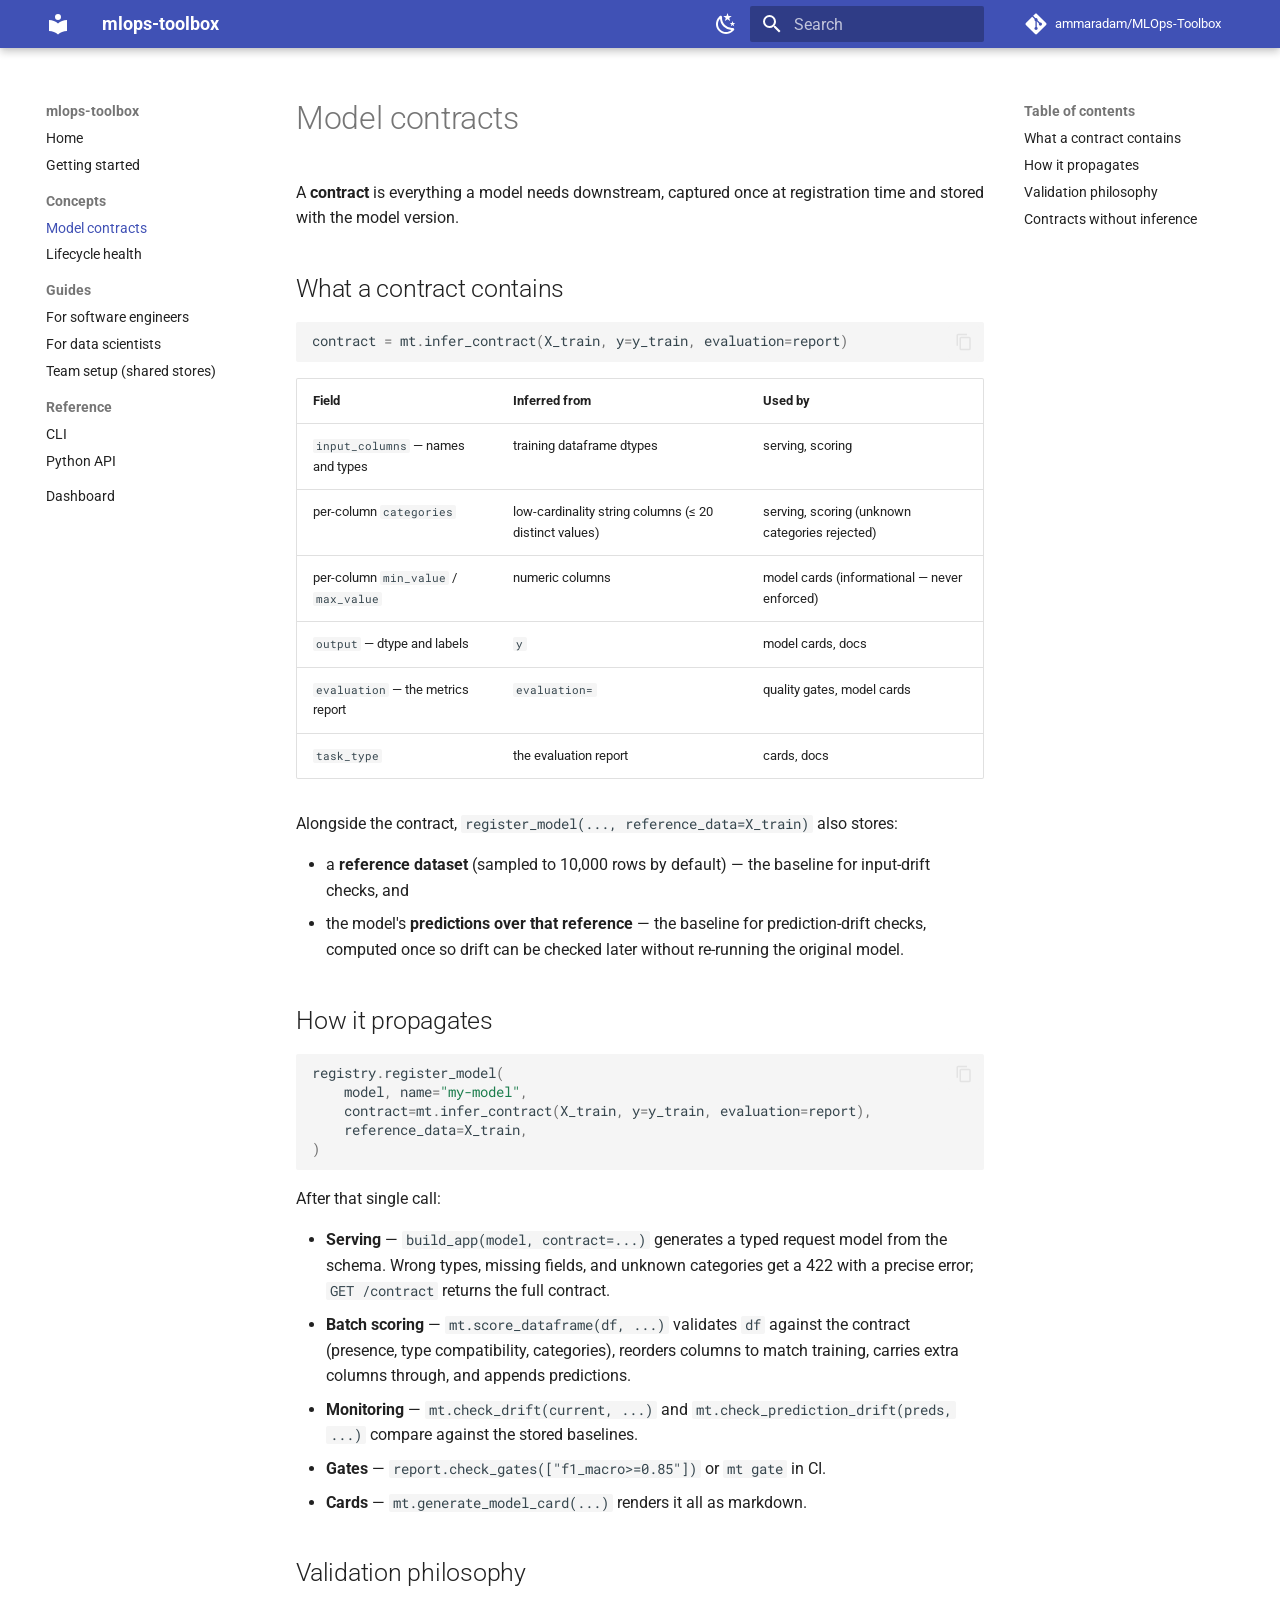
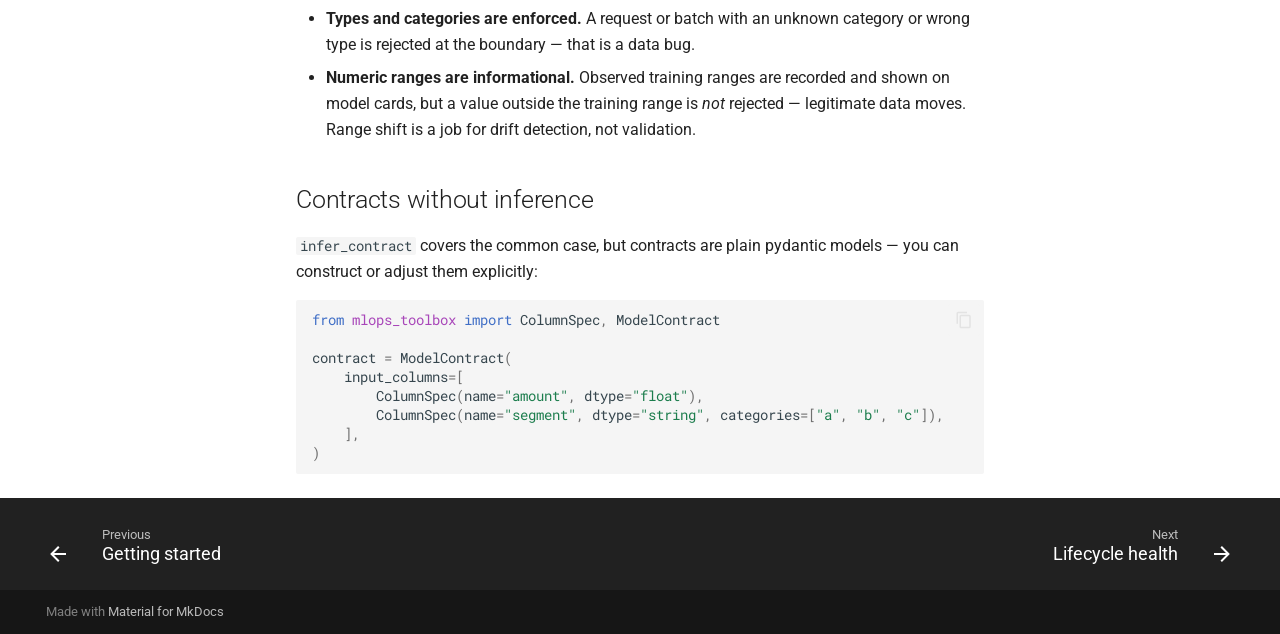
<file: concepts/contracts/index.html>
<!doctype html>
<html lang="en" class="no-js">
  <head>
    
      <meta charset="utf-8">
      <meta name="viewport" content="width=device-width,initial-scale=1">
      
        <meta name="description" content="Composable, backend-agnostic building blocks for the end-to-end ML lifecycle.">
      
      
      
        <link rel="canonical" href="https://ammaradam.github.io/MLOps-Toolbox/concepts/contracts/">
      
      
        <link rel="prev" href="../../getting-started/">
      
      
        <link rel="next" href="../lifecycle-health/">
      
      
        
      
      
      <link rel="icon" href="../../assets/images/favicon.png">
      <meta name="generator" content="mkdocs-1.6.1, mkdocs-material-9.7.6">
    
    
      
        <title>Model contracts - mlops-toolbox</title>
      
    
    
      <link rel="stylesheet" href="../../assets/stylesheets/main.484c7ddc.min.css">
      
        
        <link rel="stylesheet" href="../../assets/stylesheets/palette.ab4e12ef.min.css">
      
      


    
    
      
    
    
      
        
        
        <link rel="preconnect" href="https://fonts.gstatic.com" crossorigin>
        <link rel="stylesheet" href="https://fonts.googleapis.com/css?family=Roboto:300,300i,400,400i,700,700i%7CRoboto+Mono:400,400i,700,700i&display=fallback">
        <style>:root{--md-text-font:"Roboto";--md-code-font:"Roboto Mono"}</style>
      
    
    
    <script>__md_scope=new URL("../..",location),__md_hash=e=>[...e].reduce(((e,_)=>(e<<5)-e+_.charCodeAt(0)),0),__md_get=(e,_=localStorage,t=__md_scope)=>JSON.parse(_.getItem(t.pathname+"."+e)),__md_set=(e,_,t=localStorage,a=__md_scope)=>{try{t.setItem(a.pathname+"."+e,JSON.stringify(_))}catch(e){}}</script>
    
      

    
    
  </head>
  
  
    
    
      
    
    
    
    
    <body dir="ltr" data-md-color-scheme="default" data-md-color-primary="indigo" data-md-color-accent="indigo">
  
    
    <input class="md-toggle" data-md-toggle="drawer" type="checkbox" id="__drawer" autocomplete="off">
    <input class="md-toggle" data-md-toggle="search" type="checkbox" id="__search" autocomplete="off">
    <label class="md-overlay" for="__drawer"></label>
    <div data-md-component="skip">
      
        
        <a href="#model-contracts" class="md-skip">
          Skip to content
        </a>
      
    </div>
    <div data-md-component="announce">
      
    </div>
    
    
      

  

<header class="md-header md-header--shadow" data-md-component="header">
  <nav class="md-header__inner md-grid" aria-label="Header">
    <a href="../.." title="mlops-toolbox" class="md-header__button md-logo" aria-label="mlops-toolbox" data-md-component="logo">
      
  
  <svg xmlns="http://www.w3.org/2000/svg" viewBox="0 0 24 24"><path d="M12 8a3 3 0 0 0 3-3 3 3 0 0 0-3-3 3 3 0 0 0-3 3 3 3 0 0 0 3 3m0 3.54C9.64 9.35 6.5 8 3 8v11c3.5 0 6.64 1.35 9 3.54 2.36-2.19 5.5-3.54 9-3.54V8c-3.5 0-6.64 1.35-9 3.54"/></svg>

    </a>
    <label class="md-header__button md-icon" for="__drawer">
      
      <svg xmlns="http://www.w3.org/2000/svg" viewBox="0 0 24 24"><path d="M3 6h18v2H3zm0 5h18v2H3zm0 5h18v2H3z"/></svg>
    </label>
    <div class="md-header__title" data-md-component="header-title">
      <div class="md-header__ellipsis">
        <div class="md-header__topic">
          <span class="md-ellipsis">
            mlops-toolbox
          </span>
        </div>
        <div class="md-header__topic" data-md-component="header-topic">
          <span class="md-ellipsis">
            
              Model contracts
            
          </span>
        </div>
      </div>
    </div>
    
      
        <form class="md-header__option" data-md-component="palette">
  
    
    
    
    <input class="md-option" data-md-color-media="(prefers-color-scheme: light)" data-md-color-scheme="default" data-md-color-primary="indigo" data-md-color-accent="indigo"  aria-label="Switch to dark mode"  type="radio" name="__palette" id="__palette_0">
    
      <label class="md-header__button md-icon" title="Switch to dark mode" for="__palette_1" hidden>
        <svg xmlns="http://www.w3.org/2000/svg" viewBox="0 0 24 24"><path d="m17.75 4.09-2.53 1.94.91 3.06-2.63-1.81-2.63 1.81.91-3.06-2.53-1.94L12.44 4l1.06-3 1.06 3zm3.5 6.91-1.64 1.25.59 1.98-1.7-1.17-1.7 1.17.59-1.98L15.75 11l2.06-.05L18.5 9l.69 1.95zm-2.28 4.95c.83-.08 1.72 1.1 1.19 1.85-.32.45-.66.87-1.08 1.27C15.17 23 8.84 23 4.94 19.07c-3.91-3.9-3.91-10.24 0-14.14.4-.4.82-.76 1.27-1.08.75-.53 1.93.36 1.85 1.19-.27 2.86.69 5.83 2.89 8.02a9.96 9.96 0 0 0 8.02 2.89m-1.64 2.02a12.08 12.08 0 0 1-7.8-3.47c-2.17-2.19-3.33-5-3.49-7.82-2.81 3.14-2.7 7.96.31 10.98 3.02 3.01 7.84 3.12 10.98.31"/></svg>
      </label>
    
  
    
    
    
    <input class="md-option" data-md-color-media="(prefers-color-scheme: dark)" data-md-color-scheme="slate" data-md-color-primary="indigo" data-md-color-accent="indigo"  aria-label="Switch to light mode"  type="radio" name="__palette" id="__palette_1">
    
      <label class="md-header__button md-icon" title="Switch to light mode" for="__palette_0" hidden>
        <svg xmlns="http://www.w3.org/2000/svg" viewBox="0 0 24 24"><path d="M12 7a5 5 0 0 1 5 5 5 5 0 0 1-5 5 5 5 0 0 1-5-5 5 5 0 0 1 5-5m0 2a3 3 0 0 0-3 3 3 3 0 0 0 3 3 3 3 0 0 0 3-3 3 3 0 0 0-3-3m0-7 2.39 3.42C13.65 5.15 12.84 5 12 5s-1.65.15-2.39.42zM3.34 7l4.16-.35A7.2 7.2 0 0 0 5.94 8.5c-.44.74-.69 1.5-.83 2.29zm.02 10 1.76-3.77a7.131 7.131 0 0 0 2.38 4.14zM20.65 7l-1.77 3.79a7.02 7.02 0 0 0-2.38-4.15zm-.01 10-4.14.36c.59-.51 1.12-1.14 1.54-1.86.42-.73.69-1.5.83-2.29zM12 22l-2.41-3.44c.74.27 1.55.44 2.41.44.82 0 1.63-.17 2.37-.44z"/></svg>
      </label>
    
  
</form>
      
    
    
      <script>var palette=__md_get("__palette");if(palette&&palette.color){if("(prefers-color-scheme)"===palette.color.media){var media=matchMedia("(prefers-color-scheme: light)"),input=document.querySelector(media.matches?"[data-md-color-media='(prefers-color-scheme: light)']":"[data-md-color-media='(prefers-color-scheme: dark)']");palette.color.media=input.getAttribute("data-md-color-media"),palette.color.scheme=input.getAttribute("data-md-color-scheme"),palette.color.primary=input.getAttribute("data-md-color-primary"),palette.color.accent=input.getAttribute("data-md-color-accent")}for(var[key,value]of Object.entries(palette.color))document.body.setAttribute("data-md-color-"+key,value)}</script>
    
    
    
      
      
        <label class="md-header__button md-icon" for="__search">
          
          <svg xmlns="http://www.w3.org/2000/svg" viewBox="0 0 24 24"><path d="M9.5 3A6.5 6.5 0 0 1 16 9.5c0 1.61-.59 3.09-1.56 4.23l.27.27h.79l5 5-1.5 1.5-5-5v-.79l-.27-.27A6.52 6.52 0 0 1 9.5 16 6.5 6.5 0 0 1 3 9.5 6.5 6.5 0 0 1 9.5 3m0 2C7 5 5 7 5 9.5S7 14 9.5 14 14 12 14 9.5 12 5 9.5 5"/></svg>
        </label>
        <div class="md-search" data-md-component="search" role="dialog">
  <label class="md-search__overlay" for="__search"></label>
  <div class="md-search__inner" role="search">
    <form class="md-search__form" name="search">
      <input type="text" class="md-search__input" name="query" aria-label="Search" placeholder="Search" autocapitalize="off" autocorrect="off" autocomplete="off" spellcheck="false" data-md-component="search-query" required>
      <label class="md-search__icon md-icon" for="__search">
        
        <svg xmlns="http://www.w3.org/2000/svg" viewBox="0 0 24 24"><path d="M9.5 3A6.5 6.5 0 0 1 16 9.5c0 1.61-.59 3.09-1.56 4.23l.27.27h.79l5 5-1.5 1.5-5-5v-.79l-.27-.27A6.52 6.52 0 0 1 9.5 16 6.5 6.5 0 0 1 3 9.5 6.5 6.5 0 0 1 9.5 3m0 2C7 5 5 7 5 9.5S7 14 9.5 14 14 12 14 9.5 12 5 9.5 5"/></svg>
        
        <svg xmlns="http://www.w3.org/2000/svg" viewBox="0 0 24 24"><path d="M20 11v2H8l5.5 5.5-1.42 1.42L4.16 12l7.92-7.92L13.5 5.5 8 11z"/></svg>
      </label>
      <nav class="md-search__options" aria-label="Search">
        
        <button type="reset" class="md-search__icon md-icon" title="Clear" aria-label="Clear" tabindex="-1">
          
          <svg xmlns="http://www.w3.org/2000/svg" viewBox="0 0 24 24"><path d="M19 6.41 17.59 5 12 10.59 6.41 5 5 6.41 10.59 12 5 17.59 6.41 19 12 13.41 17.59 19 19 17.59 13.41 12z"/></svg>
        </button>
      </nav>
      
    </form>
    <div class="md-search__output">
      <div class="md-search__scrollwrap" tabindex="0" data-md-scrollfix>
        <div class="md-search-result" data-md-component="search-result">
          <div class="md-search-result__meta">
            Initializing search
          </div>
          <ol class="md-search-result__list" role="presentation"></ol>
        </div>
      </div>
    </div>
  </div>
</div>
      
    
    
      <div class="md-header__source">
        <a href="https://github.com/ammaradam/MLOps-Toolbox" title="Go to repository" class="md-source" data-md-component="source">
  <div class="md-source__icon md-icon">
    
    <svg xmlns="http://www.w3.org/2000/svg" viewBox="0 0 448 512"><!--! Font Awesome Free 7.1.0 by @fontawesome - https://fontawesome.com License - https://fontawesome.com/license/free (Icons: CC BY 4.0, Fonts: SIL OFL 1.1, Code: MIT License) Copyright 2025 Fonticons, Inc.--><path d="M439.6 236.1 244 40.5c-5.4-5.5-12.8-8.5-20.4-8.5s-15 3-20.4 8.4L162.5 81l51.5 51.5c27.1-9.1 52.7 16.8 43.4 43.7l49.7 49.7c34.2-11.8 61.2 31 35.5 56.7-26.5 26.5-70.2-2.9-56-37.3L240.3 199v121.9c25.3 12.5 22.3 41.8 9.1 55-6.4 6.4-15.2 10.1-24.3 10.1s-17.8-3.6-24.3-10.1c-17.6-17.6-11.1-46.9 11.2-56v-123c-20.8-8.5-24.6-30.7-18.6-45L142.6 101 8.5 235.1C3 240.6 0 247.9 0 255.5s3 15 8.5 20.4l195.6 195.7c5.4 5.4 12.7 8.4 20.4 8.4s15-3 20.4-8.4l194.7-194.7c5.4-5.4 8.4-12.8 8.4-20.4s-3-15-8.4-20.4"/></svg>
  </div>
  <div class="md-source__repository">
    ammaradam/MLOps-Toolbox
  </div>
</a>
      </div>
    
  </nav>
  
</header>
    
    <div class="md-container" data-md-component="container">
      
      
        
          
        
      
      <main class="md-main" data-md-component="main">
        <div class="md-main__inner md-grid">
          
            
              
              <div class="md-sidebar md-sidebar--primary" data-md-component="sidebar" data-md-type="navigation" >
                <div class="md-sidebar__scrollwrap">
                  <div class="md-sidebar__inner">
                    



<nav class="md-nav md-nav--primary" aria-label="Navigation" data-md-level="0">
  <label class="md-nav__title" for="__drawer">
    <a href="../.." title="mlops-toolbox" class="md-nav__button md-logo" aria-label="mlops-toolbox" data-md-component="logo">
      
  
  <svg xmlns="http://www.w3.org/2000/svg" viewBox="0 0 24 24"><path d="M12 8a3 3 0 0 0 3-3 3 3 0 0 0-3-3 3 3 0 0 0-3 3 3 3 0 0 0 3 3m0 3.54C9.64 9.35 6.5 8 3 8v11c3.5 0 6.64 1.35 9 3.54 2.36-2.19 5.5-3.54 9-3.54V8c-3.5 0-6.64 1.35-9 3.54"/></svg>

    </a>
    mlops-toolbox
  </label>
  
    <div class="md-nav__source">
      <a href="https://github.com/ammaradam/MLOps-Toolbox" title="Go to repository" class="md-source" data-md-component="source">
  <div class="md-source__icon md-icon">
    
    <svg xmlns="http://www.w3.org/2000/svg" viewBox="0 0 448 512"><!--! Font Awesome Free 7.1.0 by @fontawesome - https://fontawesome.com License - https://fontawesome.com/license/free (Icons: CC BY 4.0, Fonts: SIL OFL 1.1, Code: MIT License) Copyright 2025 Fonticons, Inc.--><path d="M439.6 236.1 244 40.5c-5.4-5.5-12.8-8.5-20.4-8.5s-15 3-20.4 8.4L162.5 81l51.5 51.5c27.1-9.1 52.7 16.8 43.4 43.7l49.7 49.7c34.2-11.8 61.2 31 35.5 56.7-26.5 26.5-70.2-2.9-56-37.3L240.3 199v121.9c25.3 12.5 22.3 41.8 9.1 55-6.4 6.4-15.2 10.1-24.3 10.1s-17.8-3.6-24.3-10.1c-17.6-17.6-11.1-46.9 11.2-56v-123c-20.8-8.5-24.6-30.7-18.6-45L142.6 101 8.5 235.1C3 240.6 0 247.9 0 255.5s3 15 8.5 20.4l195.6 195.7c5.4 5.4 12.7 8.4 20.4 8.4s15-3 20.4-8.4l194.7-194.7c5.4-5.4 8.4-12.8 8.4-20.4s-3-15-8.4-20.4"/></svg>
  </div>
  <div class="md-source__repository">
    ammaradam/MLOps-Toolbox
  </div>
</a>
    </div>
  
  <ul class="md-nav__list" data-md-scrollfix>
    
      
      
  
  
  
  
    <li class="md-nav__item">
      <a href="../.." class="md-nav__link">
        
  
  
  <span class="md-ellipsis">
    
  
    Home
  

    
  </span>
  
  

      </a>
    </li>
  

    
      
      
  
  
  
  
    <li class="md-nav__item">
      <a href="../../getting-started/" class="md-nav__link">
        
  
  
  <span class="md-ellipsis">
    
  
    Getting started
  

    
  </span>
  
  

      </a>
    </li>
  

    
      
      
  
  
    
  
  
  
    
    
    
    
      
        
        
      
    
    
    <li class="md-nav__item md-nav__item--active md-nav__item--section md-nav__item--nested">
      
        
        
        <input class="md-nav__toggle md-toggle " type="checkbox" id="__nav_3" checked>
        
          
          <label class="md-nav__link" for="__nav_3" id="__nav_3_label" tabindex="">
            
  
  
  <span class="md-ellipsis">
    
  
    Concepts
  

    
  </span>
  
  

            <span class="md-nav__icon md-icon"></span>
          </label>
        
        <nav class="md-nav" data-md-level="1" aria-labelledby="__nav_3_label" aria-expanded="true">
          <label class="md-nav__title" for="__nav_3">
            <span class="md-nav__icon md-icon"></span>
            
  
    Concepts
  

          </label>
          <ul class="md-nav__list" data-md-scrollfix>
            
              
                
  
  
    
  
  
  
    <li class="md-nav__item md-nav__item--active">
      
      <input class="md-nav__toggle md-toggle" type="checkbox" id="__toc">
      
      
        
      
      
        <label class="md-nav__link md-nav__link--active" for="__toc">
          
  
  
  <span class="md-ellipsis">
    
  
    Model contracts
  

    
  </span>
  
  

          <span class="md-nav__icon md-icon"></span>
        </label>
      
      <a href="./" class="md-nav__link md-nav__link--active">
        
  
  
  <span class="md-ellipsis">
    
  
    Model contracts
  

    
  </span>
  
  

      </a>
      
        

<nav class="md-nav md-nav--secondary" aria-label="Table of contents">
  
  
  
    
  
  
    <label class="md-nav__title" for="__toc">
      <span class="md-nav__icon md-icon"></span>
      Table of contents
    </label>
    <ul class="md-nav__list" data-md-component="toc" data-md-scrollfix>
      
        <li class="md-nav__item">
  <a href="#what-a-contract-contains" class="md-nav__link">
    <span class="md-ellipsis">
      
        What a contract contains
      
    </span>
  </a>
  
</li>
      
        <li class="md-nav__item">
  <a href="#how-it-propagates" class="md-nav__link">
    <span class="md-ellipsis">
      
        How it propagates
      
    </span>
  </a>
  
</li>
      
        <li class="md-nav__item">
  <a href="#validation-philosophy" class="md-nav__link">
    <span class="md-ellipsis">
      
        Validation philosophy
      
    </span>
  </a>
  
</li>
      
        <li class="md-nav__item">
  <a href="#contracts-without-inference" class="md-nav__link">
    <span class="md-ellipsis">
      
        Contracts without inference
      
    </span>
  </a>
  
</li>
      
    </ul>
  
</nav>
      
    </li>
  

              
            
              
                
  
  
  
  
    <li class="md-nav__item">
      <a href="../lifecycle-health/" class="md-nav__link">
        
  
  
  <span class="md-ellipsis">
    
  
    Lifecycle health
  

    
  </span>
  
  

      </a>
    </li>
  

              
            
          </ul>
        </nav>
      
    </li>
  

    
      
      
  
  
  
  
    
    
    
    
      
        
        
      
    
    
    <li class="md-nav__item md-nav__item--section md-nav__item--nested">
      
        
        
        <input class="md-nav__toggle md-toggle " type="checkbox" id="__nav_4" >
        
          
          <label class="md-nav__link" for="__nav_4" id="__nav_4_label" tabindex="">
            
  
  
  <span class="md-ellipsis">
    
  
    Guides
  

    
  </span>
  
  

            <span class="md-nav__icon md-icon"></span>
          </label>
        
        <nav class="md-nav" data-md-level="1" aria-labelledby="__nav_4_label" aria-expanded="false">
          <label class="md-nav__title" for="__nav_4">
            <span class="md-nav__icon md-icon"></span>
            
  
    Guides
  

          </label>
          <ul class="md-nav__list" data-md-scrollfix>
            
              
                
  
  
  
  
    <li class="md-nav__item">
      <a href="../../guides/software-engineers/" class="md-nav__link">
        
  
  
  <span class="md-ellipsis">
    
  
    For software engineers
  

    
  </span>
  
  

      </a>
    </li>
  

              
            
              
                
  
  
  
  
    <li class="md-nav__item">
      <a href="../../guides/data-scientists/" class="md-nav__link">
        
  
  
  <span class="md-ellipsis">
    
  
    For data scientists
  

    
  </span>
  
  

      </a>
    </li>
  

              
            
              
                
  
  
  
  
    <li class="md-nav__item">
      <a href="../../guides/team-setup/" class="md-nav__link">
        
  
  
  <span class="md-ellipsis">
    
  
    Team setup (shared stores)
  

    
  </span>
  
  

      </a>
    </li>
  

              
            
          </ul>
        </nav>
      
    </li>
  

    
      
      
  
  
  
  
    
    
    
    
      
        
        
      
    
    
    <li class="md-nav__item md-nav__item--section md-nav__item--nested">
      
        
        
        <input class="md-nav__toggle md-toggle " type="checkbox" id="__nav_5" >
        
          
          <label class="md-nav__link" for="__nav_5" id="__nav_5_label" tabindex="">
            
  
  
  <span class="md-ellipsis">
    
  
    Reference
  

    
  </span>
  
  

            <span class="md-nav__icon md-icon"></span>
          </label>
        
        <nav class="md-nav" data-md-level="1" aria-labelledby="__nav_5_label" aria-expanded="false">
          <label class="md-nav__title" for="__nav_5">
            <span class="md-nav__icon md-icon"></span>
            
  
    Reference
  

          </label>
          <ul class="md-nav__list" data-md-scrollfix>
            
              
                
  
  
  
  
    <li class="md-nav__item">
      <a href="../../reference/cli/" class="md-nav__link">
        
  
  
  <span class="md-ellipsis">
    
  
    CLI
  

    
  </span>
  
  

      </a>
    </li>
  

              
            
              
                
  
  
  
  
    <li class="md-nav__item">
      <a href="../../reference/python-api/" class="md-nav__link">
        
  
  
  <span class="md-ellipsis">
    
  
    Python API
  

    
  </span>
  
  

      </a>
    </li>
  

              
            
          </ul>
        </nav>
      
    </li>
  

    
      
      
  
  
  
  
    <li class="md-nav__item">
      <a href="../../dashboard/" class="md-nav__link">
        
  
  
  <span class="md-ellipsis">
    
  
    Dashboard
  

    
  </span>
  
  

      </a>
    </li>
  

    
  </ul>
</nav>
                  </div>
                </div>
              </div>
            
            
              
              <div class="md-sidebar md-sidebar--secondary" data-md-component="sidebar" data-md-type="toc" >
                <div class="md-sidebar__scrollwrap">
                  <div class="md-sidebar__inner">
                    

<nav class="md-nav md-nav--secondary" aria-label="Table of contents">
  
  
  
    
  
  
    <label class="md-nav__title" for="__toc">
      <span class="md-nav__icon md-icon"></span>
      Table of contents
    </label>
    <ul class="md-nav__list" data-md-component="toc" data-md-scrollfix>
      
        <li class="md-nav__item">
  <a href="#what-a-contract-contains" class="md-nav__link">
    <span class="md-ellipsis">
      
        What a contract contains
      
    </span>
  </a>
  
</li>
      
        <li class="md-nav__item">
  <a href="#how-it-propagates" class="md-nav__link">
    <span class="md-ellipsis">
      
        How it propagates
      
    </span>
  </a>
  
</li>
      
        <li class="md-nav__item">
  <a href="#validation-philosophy" class="md-nav__link">
    <span class="md-ellipsis">
      
        Validation philosophy
      
    </span>
  </a>
  
</li>
      
        <li class="md-nav__item">
  <a href="#contracts-without-inference" class="md-nav__link">
    <span class="md-ellipsis">
      
        Contracts without inference
      
    </span>
  </a>
  
</li>
      
    </ul>
  
</nav>
                  </div>
                </div>
              </div>
            
          
          
            <div class="md-content" data-md-component="content">
              
              <article class="md-content__inner md-typeset">
                
                  


  
  


<h1 id="model-contracts">Model contracts<a class="headerlink" href="#model-contracts" title="Permanent link">&para;</a></h1>
<p>A <strong>contract</strong> is everything a model needs downstream, captured once at
registration time and stored with the model version.</p>
<h2 id="what-a-contract-contains">What a contract contains<a class="headerlink" href="#what-a-contract-contains" title="Permanent link">&para;</a></h2>
<div class="highlight"><pre><span></span><code><span class="n">contract</span> <span class="o">=</span> <span class="n">mt</span><span class="o">.</span><span class="n">infer_contract</span><span class="p">(</span><span class="n">X_train</span><span class="p">,</span> <span class="n">y</span><span class="o">=</span><span class="n">y_train</span><span class="p">,</span> <span class="n">evaluation</span><span class="o">=</span><span class="n">report</span><span class="p">)</span>
</code></pre></div>
<table>
<thead>
<tr>
<th>Field</th>
<th>Inferred from</th>
<th>Used by</th>
</tr>
</thead>
<tbody>
<tr>
<td><code>input_columns</code> — names and types</td>
<td>training dataframe dtypes</td>
<td>serving, scoring</td>
</tr>
<tr>
<td>per-column <code>categories</code></td>
<td>low-cardinality string columns (≤ 20 distinct values)</td>
<td>serving, scoring (unknown categories rejected)</td>
</tr>
<tr>
<td>per-column <code>min_value</code> / <code>max_value</code></td>
<td>numeric columns</td>
<td>model cards (informational — never enforced)</td>
</tr>
<tr>
<td><code>output</code> — dtype and labels</td>
<td><code>y</code></td>
<td>model cards, docs</td>
</tr>
<tr>
<td><code>evaluation</code> — the metrics report</td>
<td><code>evaluation=</code></td>
<td>quality gates, model cards</td>
</tr>
<tr>
<td><code>task_type</code></td>
<td>the evaluation report</td>
<td>cards, docs</td>
</tr>
</tbody>
</table>
<p>Alongside the contract, <code>register_model(..., reference_data=X_train)</code> also
stores:</p>
<ul>
<li>a <strong>reference dataset</strong> (sampled to 10,000 rows by default) — the baseline
  for input-drift checks, and</li>
<li>the model's <strong>predictions over that reference</strong> — the baseline for
  prediction-drift checks, computed once so drift can be checked later
  without re-running the original model.</li>
</ul>
<h2 id="how-it-propagates">How it propagates<a class="headerlink" href="#how-it-propagates" title="Permanent link">&para;</a></h2>
<div class="highlight"><pre><span></span><code><span class="n">registry</span><span class="o">.</span><span class="n">register_model</span><span class="p">(</span>
    <span class="n">model</span><span class="p">,</span> <span class="n">name</span><span class="o">=</span><span class="s2">&quot;my-model&quot;</span><span class="p">,</span>
    <span class="n">contract</span><span class="o">=</span><span class="n">mt</span><span class="o">.</span><span class="n">infer_contract</span><span class="p">(</span><span class="n">X_train</span><span class="p">,</span> <span class="n">y</span><span class="o">=</span><span class="n">y_train</span><span class="p">,</span> <span class="n">evaluation</span><span class="o">=</span><span class="n">report</span><span class="p">),</span>
    <span class="n">reference_data</span><span class="o">=</span><span class="n">X_train</span><span class="p">,</span>
<span class="p">)</span>
</code></pre></div>
<p>After that single call:</p>
<ul>
<li><strong>Serving</strong> — <code>build_app(model, contract=...)</code> generates a typed request
  model from the schema. Wrong types, missing fields, and unknown categories
  get a 422 with a precise error; <code>GET /contract</code> returns the full contract.</li>
<li><strong>Batch scoring</strong> — <code>mt.score_dataframe(df, ...)</code> validates <code>df</code> against
  the contract (presence, type compatibility, categories), reorders columns
  to match training, carries extra columns through, and appends predictions.</li>
<li><strong>Monitoring</strong> — <code>mt.check_drift(current, ...)</code> and
  <code>mt.check_prediction_drift(preds, ...)</code> compare against the stored
  baselines.</li>
<li><strong>Gates</strong> — <code>report.check_gates(["f1_macro&gt;=0.85"])</code> or <code>mt gate</code> in CI.</li>
<li><strong>Cards</strong> — <code>mt.generate_model_card(...)</code> renders it all as markdown.</li>
</ul>
<h2 id="validation-philosophy">Validation philosophy<a class="headerlink" href="#validation-philosophy" title="Permanent link">&para;</a></h2>
<ul>
<li><strong>Types and categories are enforced.</strong> A request or batch with an unknown
  category or wrong type is rejected at the boundary — that is a data bug.</li>
<li><strong>Numeric ranges are informational.</strong> Observed training ranges are
  recorded and shown on model cards, but a value outside the training range
  is <em>not</em> rejected — legitimate data moves. Range shift is a job for drift
  detection, not validation.</li>
</ul>
<h2 id="contracts-without-inference">Contracts without inference<a class="headerlink" href="#contracts-without-inference" title="Permanent link">&para;</a></h2>
<p><code>infer_contract</code> covers the common case, but contracts are plain pydantic
models — you can construct or adjust them explicitly:</p>
<div class="highlight"><pre><span></span><code><span class="kn">from</span><span class="w"> </span><span class="nn">mlops_toolbox</span><span class="w"> </span><span class="kn">import</span> <span class="n">ColumnSpec</span><span class="p">,</span> <span class="n">ModelContract</span>

<span class="n">contract</span> <span class="o">=</span> <span class="n">ModelContract</span><span class="p">(</span>
    <span class="n">input_columns</span><span class="o">=</span><span class="p">[</span>
        <span class="n">ColumnSpec</span><span class="p">(</span><span class="n">name</span><span class="o">=</span><span class="s2">&quot;amount&quot;</span><span class="p">,</span> <span class="n">dtype</span><span class="o">=</span><span class="s2">&quot;float&quot;</span><span class="p">),</span>
        <span class="n">ColumnSpec</span><span class="p">(</span><span class="n">name</span><span class="o">=</span><span class="s2">&quot;segment&quot;</span><span class="p">,</span> <span class="n">dtype</span><span class="o">=</span><span class="s2">&quot;string&quot;</span><span class="p">,</span> <span class="n">categories</span><span class="o">=</span><span class="p">[</span><span class="s2">&quot;a&quot;</span><span class="p">,</span> <span class="s2">&quot;b&quot;</span><span class="p">,</span> <span class="s2">&quot;c&quot;</span><span class="p">]),</span>
    <span class="p">],</span>
<span class="p">)</span>
</code></pre></div>












                
              </article>
            </div>
          
          
  <script>var tabs=__md_get("__tabs");if(Array.isArray(tabs))e:for(var set of document.querySelectorAll(".tabbed-set")){var labels=set.querySelector(".tabbed-labels");for(var tab of tabs)for(var label of labels.getElementsByTagName("label"))if(label.innerText.trim()===tab){var input=document.getElementById(label.htmlFor);input.checked=!0;continue e}}</script>

<script>var target=document.getElementById(location.hash.slice(1));target&&target.name&&(target.checked=target.name.startsWith("__tabbed_"))</script>
        </div>
        
      </main>
      
        <footer class="md-footer">
  
    
      
      <nav class="md-footer__inner md-grid" aria-label="Footer" >
        
          
          <a href="../../getting-started/" class="md-footer__link md-footer__link--prev" aria-label="Previous: Getting started">
            <div class="md-footer__button md-icon">
              
              <svg xmlns="http://www.w3.org/2000/svg" viewBox="0 0 24 24"><path d="M20 11v2H8l5.5 5.5-1.42 1.42L4.16 12l7.92-7.92L13.5 5.5 8 11z"/></svg>
            </div>
            <div class="md-footer__title">
              <span class="md-footer__direction">
                Previous
              </span>
              <div class="md-ellipsis">
                Getting started
              </div>
            </div>
          </a>
        
        
          
          <a href="../lifecycle-health/" class="md-footer__link md-footer__link--next" aria-label="Next: Lifecycle health">
            <div class="md-footer__title">
              <span class="md-footer__direction">
                Next
              </span>
              <div class="md-ellipsis">
                Lifecycle health
              </div>
            </div>
            <div class="md-footer__button md-icon">
              
              <svg xmlns="http://www.w3.org/2000/svg" viewBox="0 0 24 24"><path d="M4 11v2h12l-5.5 5.5 1.42 1.42L19.84 12l-7.92-7.92L10.5 5.5 16 11z"/></svg>
            </div>
          </a>
        
      </nav>
    
  
  <div class="md-footer-meta md-typeset">
    <div class="md-footer-meta__inner md-grid">
      <div class="md-copyright">
  
  
    Made with
    <a href="https://squidfunk.github.io/mkdocs-material/" target="_blank" rel="noopener">
      Material for MkDocs
    </a>
  
</div>
      
    </div>
  </div>
</footer>
      
    </div>
    <div class="md-dialog" data-md-component="dialog">
      <div class="md-dialog__inner md-typeset"></div>
    </div>
    
    
    
      
      
      <script id="__config" type="application/json">{"annotate": null, "base": "../..", "features": ["navigation.sections", "navigation.footer", "content.code.copy", "content.tabs.link"], "search": "../../assets/javascripts/workers/search.2c215733.min.js", "tags": null, "translations": {"clipboard.copied": "Copied to clipboard", "clipboard.copy": "Copy to clipboard", "search.result.more.one": "1 more on this page", "search.result.more.other": "# more on this page", "search.result.none": "No matching documents", "search.result.one": "1 matching document", "search.result.other": "# matching documents", "search.result.placeholder": "Type to start searching", "search.result.term.missing": "Missing", "select.version": "Select version"}, "version": null}</script>
    
    
      <script src="../../assets/javascripts/bundle.79ae519e.min.js"></script>
      
    
  </body>
</html>
</file>
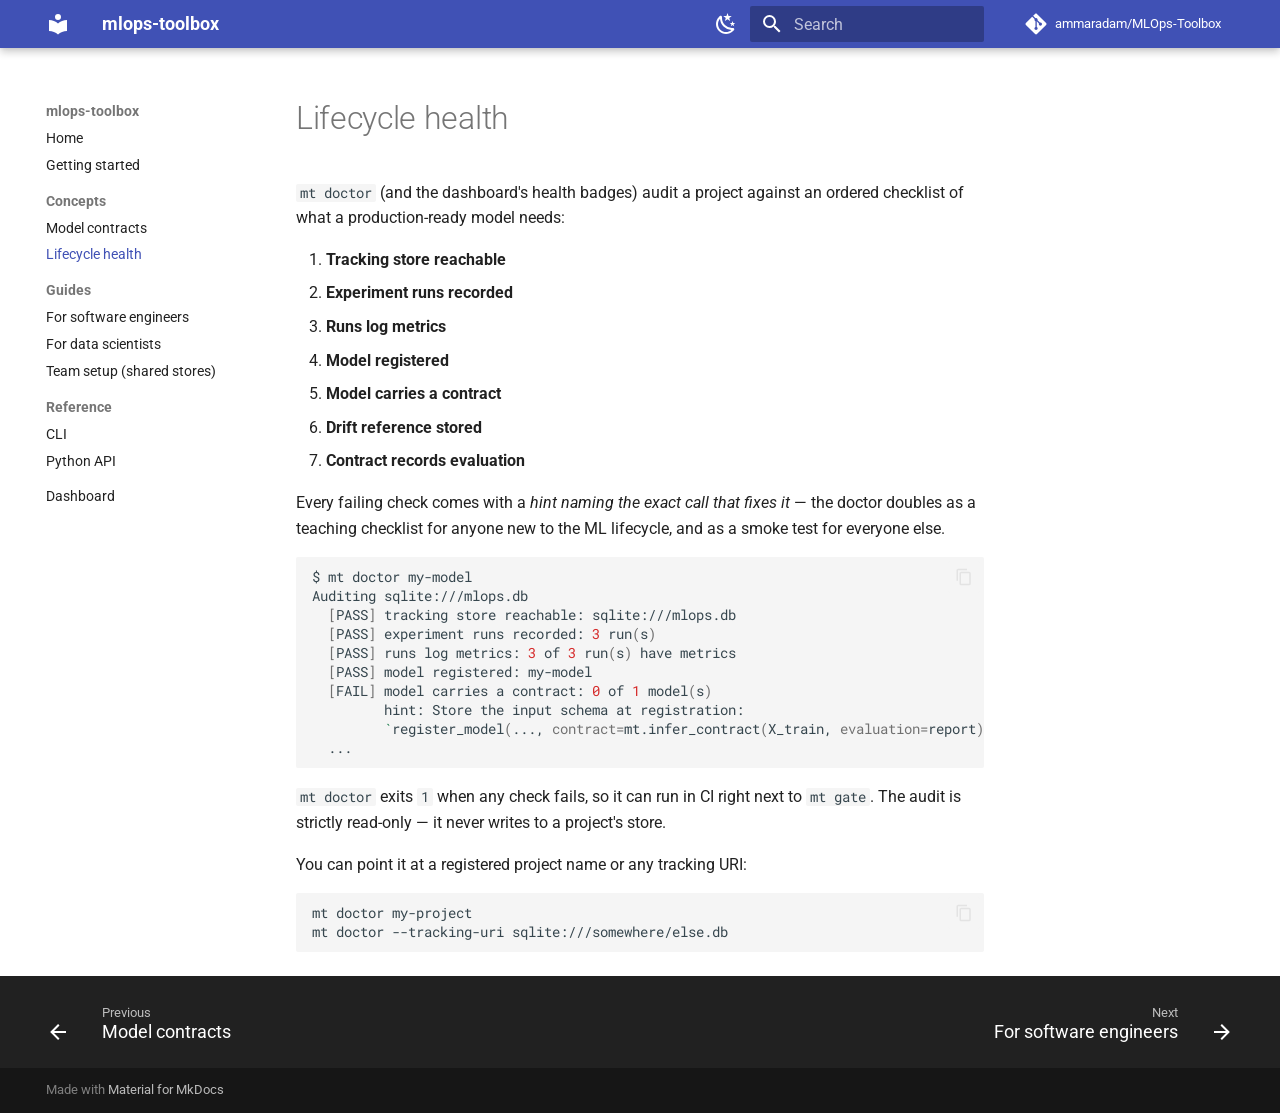
<file: concepts/lifecycle-health/index.html>
<!doctype html>
<html lang="en" class="no-js">
  <head>
    
      <meta charset="utf-8">
      <meta name="viewport" content="width=device-width,initial-scale=1">
      
        <meta name="description" content="Composable, backend-agnostic building blocks for the end-to-end ML lifecycle.">
      
      
      
        <link rel="canonical" href="https://ammaradam.github.io/MLOps-Toolbox/concepts/lifecycle-health/">
      
      
        <link rel="prev" href="../contracts/">
      
      
        <link rel="next" href="../../guides/software-engineers/">
      
      
        
      
      
      <link rel="icon" href="../../assets/images/favicon.png">
      <meta name="generator" content="mkdocs-1.6.1, mkdocs-material-9.7.6">
    
    
      
        <title>Lifecycle health - mlops-toolbox</title>
      
    
    
      <link rel="stylesheet" href="../../assets/stylesheets/main.484c7ddc.min.css">
      
        
        <link rel="stylesheet" href="../../assets/stylesheets/palette.ab4e12ef.min.css">
      
      


    
    
      
    
    
      
        
        
        <link rel="preconnect" href="https://fonts.gstatic.com" crossorigin>
        <link rel="stylesheet" href="https://fonts.googleapis.com/css?family=Roboto:300,300i,400,400i,700,700i%7CRoboto+Mono:400,400i,700,700i&display=fallback">
        <style>:root{--md-text-font:"Roboto";--md-code-font:"Roboto Mono"}</style>
      
    
    
    <script>__md_scope=new URL("../..",location),__md_hash=e=>[...e].reduce(((e,_)=>(e<<5)-e+_.charCodeAt(0)),0),__md_get=(e,_=localStorage,t=__md_scope)=>JSON.parse(_.getItem(t.pathname+"."+e)),__md_set=(e,_,t=localStorage,a=__md_scope)=>{try{t.setItem(a.pathname+"."+e,JSON.stringify(_))}catch(e){}}</script>
    
      

    
    
  </head>
  
  
    
    
      
    
    
    
    
    <body dir="ltr" data-md-color-scheme="default" data-md-color-primary="indigo" data-md-color-accent="indigo">
  
    
    <input class="md-toggle" data-md-toggle="drawer" type="checkbox" id="__drawer" autocomplete="off">
    <input class="md-toggle" data-md-toggle="search" type="checkbox" id="__search" autocomplete="off">
    <label class="md-overlay" for="__drawer"></label>
    <div data-md-component="skip">
      
        
        <a href="#lifecycle-health" class="md-skip">
          Skip to content
        </a>
      
    </div>
    <div data-md-component="announce">
      
    </div>
    
    
      

  

<header class="md-header md-header--shadow" data-md-component="header">
  <nav class="md-header__inner md-grid" aria-label="Header">
    <a href="../.." title="mlops-toolbox" class="md-header__button md-logo" aria-label="mlops-toolbox" data-md-component="logo">
      
  
  <svg xmlns="http://www.w3.org/2000/svg" viewBox="0 0 24 24"><path d="M12 8a3 3 0 0 0 3-3 3 3 0 0 0-3-3 3 3 0 0 0-3 3 3 3 0 0 0 3 3m0 3.54C9.64 9.35 6.5 8 3 8v11c3.5 0 6.64 1.35 9 3.54 2.36-2.19 5.5-3.54 9-3.54V8c-3.5 0-6.64 1.35-9 3.54"/></svg>

    </a>
    <label class="md-header__button md-icon" for="__drawer">
      
      <svg xmlns="http://www.w3.org/2000/svg" viewBox="0 0 24 24"><path d="M3 6h18v2H3zm0 5h18v2H3zm0 5h18v2H3z"/></svg>
    </label>
    <div class="md-header__title" data-md-component="header-title">
      <div class="md-header__ellipsis">
        <div class="md-header__topic">
          <span class="md-ellipsis">
            mlops-toolbox
          </span>
        </div>
        <div class="md-header__topic" data-md-component="header-topic">
          <span class="md-ellipsis">
            
              Lifecycle health
            
          </span>
        </div>
      </div>
    </div>
    
      
        <form class="md-header__option" data-md-component="palette">
  
    
    
    
    <input class="md-option" data-md-color-media="(prefers-color-scheme: light)" data-md-color-scheme="default" data-md-color-primary="indigo" data-md-color-accent="indigo"  aria-label="Switch to dark mode"  type="radio" name="__palette" id="__palette_0">
    
      <label class="md-header__button md-icon" title="Switch to dark mode" for="__palette_1" hidden>
        <svg xmlns="http://www.w3.org/2000/svg" viewBox="0 0 24 24"><path d="m17.75 4.09-2.53 1.94.91 3.06-2.63-1.81-2.63 1.81.91-3.06-2.53-1.94L12.44 4l1.06-3 1.06 3zm3.5 6.91-1.64 1.25.59 1.98-1.7-1.17-1.7 1.17.59-1.98L15.75 11l2.06-.05L18.5 9l.69 1.95zm-2.28 4.95c.83-.08 1.72 1.1 1.19 1.85-.32.45-.66.87-1.08 1.27C15.17 23 8.84 23 4.94 19.07c-3.91-3.9-3.91-10.24 0-14.14.4-.4.82-.76 1.27-1.08.75-.53 1.93.36 1.85 1.19-.27 2.86.69 5.83 2.89 8.02a9.96 9.96 0 0 0 8.02 2.89m-1.64 2.02a12.08 12.08 0 0 1-7.8-3.47c-2.17-2.19-3.33-5-3.49-7.82-2.81 3.14-2.7 7.96.31 10.98 3.02 3.01 7.84 3.12 10.98.31"/></svg>
      </label>
    
  
    
    
    
    <input class="md-option" data-md-color-media="(prefers-color-scheme: dark)" data-md-color-scheme="slate" data-md-color-primary="indigo" data-md-color-accent="indigo"  aria-label="Switch to light mode"  type="radio" name="__palette" id="__palette_1">
    
      <label class="md-header__button md-icon" title="Switch to light mode" for="__palette_0" hidden>
        <svg xmlns="http://www.w3.org/2000/svg" viewBox="0 0 24 24"><path d="M12 7a5 5 0 0 1 5 5 5 5 0 0 1-5 5 5 5 0 0 1-5-5 5 5 0 0 1 5-5m0 2a3 3 0 0 0-3 3 3 3 0 0 0 3 3 3 3 0 0 0 3-3 3 3 0 0 0-3-3m0-7 2.39 3.42C13.65 5.15 12.84 5 12 5s-1.65.15-2.39.42zM3.34 7l4.16-.35A7.2 7.2 0 0 0 5.94 8.5c-.44.74-.69 1.5-.83 2.29zm.02 10 1.76-3.77a7.131 7.131 0 0 0 2.38 4.14zM20.65 7l-1.77 3.79a7.02 7.02 0 0 0-2.38-4.15zm-.01 10-4.14.36c.59-.51 1.12-1.14 1.54-1.86.42-.73.69-1.5.83-2.29zM12 22l-2.41-3.44c.74.27 1.55.44 2.41.44.82 0 1.63-.17 2.37-.44z"/></svg>
      </label>
    
  
</form>
      
    
    
      <script>var palette=__md_get("__palette");if(palette&&palette.color){if("(prefers-color-scheme)"===palette.color.media){var media=matchMedia("(prefers-color-scheme: light)"),input=document.querySelector(media.matches?"[data-md-color-media='(prefers-color-scheme: light)']":"[data-md-color-media='(prefers-color-scheme: dark)']");palette.color.media=input.getAttribute("data-md-color-media"),palette.color.scheme=input.getAttribute("data-md-color-scheme"),palette.color.primary=input.getAttribute("data-md-color-primary"),palette.color.accent=input.getAttribute("data-md-color-accent")}for(var[key,value]of Object.entries(palette.color))document.body.setAttribute("data-md-color-"+key,value)}</script>
    
    
    
      
      
        <label class="md-header__button md-icon" for="__search">
          
          <svg xmlns="http://www.w3.org/2000/svg" viewBox="0 0 24 24"><path d="M9.5 3A6.5 6.5 0 0 1 16 9.5c0 1.61-.59 3.09-1.56 4.23l.27.27h.79l5 5-1.5 1.5-5-5v-.79l-.27-.27A6.52 6.52 0 0 1 9.5 16 6.5 6.5 0 0 1 3 9.5 6.5 6.5 0 0 1 9.5 3m0 2C7 5 5 7 5 9.5S7 14 9.5 14 14 12 14 9.5 12 5 9.5 5"/></svg>
        </label>
        <div class="md-search" data-md-component="search" role="dialog">
  <label class="md-search__overlay" for="__search"></label>
  <div class="md-search__inner" role="search">
    <form class="md-search__form" name="search">
      <input type="text" class="md-search__input" name="query" aria-label="Search" placeholder="Search" autocapitalize="off" autocorrect="off" autocomplete="off" spellcheck="false" data-md-component="search-query" required>
      <label class="md-search__icon md-icon" for="__search">
        
        <svg xmlns="http://www.w3.org/2000/svg" viewBox="0 0 24 24"><path d="M9.5 3A6.5 6.5 0 0 1 16 9.5c0 1.61-.59 3.09-1.56 4.23l.27.27h.79l5 5-1.5 1.5-5-5v-.79l-.27-.27A6.52 6.52 0 0 1 9.5 16 6.5 6.5 0 0 1 3 9.5 6.5 6.5 0 0 1 9.5 3m0 2C7 5 5 7 5 9.5S7 14 9.5 14 14 12 14 9.5 12 5 9.5 5"/></svg>
        
        <svg xmlns="http://www.w3.org/2000/svg" viewBox="0 0 24 24"><path d="M20 11v2H8l5.5 5.5-1.42 1.42L4.16 12l7.92-7.92L13.5 5.5 8 11z"/></svg>
      </label>
      <nav class="md-search__options" aria-label="Search">
        
        <button type="reset" class="md-search__icon md-icon" title="Clear" aria-label="Clear" tabindex="-1">
          
          <svg xmlns="http://www.w3.org/2000/svg" viewBox="0 0 24 24"><path d="M19 6.41 17.59 5 12 10.59 6.41 5 5 6.41 10.59 12 5 17.59 6.41 19 12 13.41 17.59 19 19 17.59 13.41 12z"/></svg>
        </button>
      </nav>
      
    </form>
    <div class="md-search__output">
      <div class="md-search__scrollwrap" tabindex="0" data-md-scrollfix>
        <div class="md-search-result" data-md-component="search-result">
          <div class="md-search-result__meta">
            Initializing search
          </div>
          <ol class="md-search-result__list" role="presentation"></ol>
        </div>
      </div>
    </div>
  </div>
</div>
      
    
    
      <div class="md-header__source">
        <a href="https://github.com/ammaradam/MLOps-Toolbox" title="Go to repository" class="md-source" data-md-component="source">
  <div class="md-source__icon md-icon">
    
    <svg xmlns="http://www.w3.org/2000/svg" viewBox="0 0 448 512"><!--! Font Awesome Free 7.1.0 by @fontawesome - https://fontawesome.com License - https://fontawesome.com/license/free (Icons: CC BY 4.0, Fonts: SIL OFL 1.1, Code: MIT License) Copyright 2025 Fonticons, Inc.--><path d="M439.6 236.1 244 40.5c-5.4-5.5-12.8-8.5-20.4-8.5s-15 3-20.4 8.4L162.5 81l51.5 51.5c27.1-9.1 52.7 16.8 43.4 43.7l49.7 49.7c34.2-11.8 61.2 31 35.5 56.7-26.5 26.5-70.2-2.9-56-37.3L240.3 199v121.9c25.3 12.5 22.3 41.8 9.1 55-6.4 6.4-15.2 10.1-24.3 10.1s-17.8-3.6-24.3-10.1c-17.6-17.6-11.1-46.9 11.2-56v-123c-20.8-8.5-24.6-30.7-18.6-45L142.6 101 8.5 235.1C3 240.6 0 247.9 0 255.5s3 15 8.5 20.4l195.6 195.7c5.4 5.4 12.7 8.4 20.4 8.4s15-3 20.4-8.4l194.7-194.7c5.4-5.4 8.4-12.8 8.4-20.4s-3-15-8.4-20.4"/></svg>
  </div>
  <div class="md-source__repository">
    ammaradam/MLOps-Toolbox
  </div>
</a>
      </div>
    
  </nav>
  
</header>
    
    <div class="md-container" data-md-component="container">
      
      
        
          
        
      
      <main class="md-main" data-md-component="main">
        <div class="md-main__inner md-grid">
          
            
              
              <div class="md-sidebar md-sidebar--primary" data-md-component="sidebar" data-md-type="navigation" >
                <div class="md-sidebar__scrollwrap">
                  <div class="md-sidebar__inner">
                    



<nav class="md-nav md-nav--primary" aria-label="Navigation" data-md-level="0">
  <label class="md-nav__title" for="__drawer">
    <a href="../.." title="mlops-toolbox" class="md-nav__button md-logo" aria-label="mlops-toolbox" data-md-component="logo">
      
  
  <svg xmlns="http://www.w3.org/2000/svg" viewBox="0 0 24 24"><path d="M12 8a3 3 0 0 0 3-3 3 3 0 0 0-3-3 3 3 0 0 0-3 3 3 3 0 0 0 3 3m0 3.54C9.64 9.35 6.5 8 3 8v11c3.5 0 6.64 1.35 9 3.54 2.36-2.19 5.5-3.54 9-3.54V8c-3.5 0-6.64 1.35-9 3.54"/></svg>

    </a>
    mlops-toolbox
  </label>
  
    <div class="md-nav__source">
      <a href="https://github.com/ammaradam/MLOps-Toolbox" title="Go to repository" class="md-source" data-md-component="source">
  <div class="md-source__icon md-icon">
    
    <svg xmlns="http://www.w3.org/2000/svg" viewBox="0 0 448 512"><!--! Font Awesome Free 7.1.0 by @fontawesome - https://fontawesome.com License - https://fontawesome.com/license/free (Icons: CC BY 4.0, Fonts: SIL OFL 1.1, Code: MIT License) Copyright 2025 Fonticons, Inc.--><path d="M439.6 236.1 244 40.5c-5.4-5.5-12.8-8.5-20.4-8.5s-15 3-20.4 8.4L162.5 81l51.5 51.5c27.1-9.1 52.7 16.8 43.4 43.7l49.7 49.7c34.2-11.8 61.2 31 35.5 56.7-26.5 26.5-70.2-2.9-56-37.3L240.3 199v121.9c25.3 12.5 22.3 41.8 9.1 55-6.4 6.4-15.2 10.1-24.3 10.1s-17.8-3.6-24.3-10.1c-17.6-17.6-11.1-46.9 11.2-56v-123c-20.8-8.5-24.6-30.7-18.6-45L142.6 101 8.5 235.1C3 240.6 0 247.9 0 255.5s3 15 8.5 20.4l195.6 195.7c5.4 5.4 12.7 8.4 20.4 8.4s15-3 20.4-8.4l194.7-194.7c5.4-5.4 8.4-12.8 8.4-20.4s-3-15-8.4-20.4"/></svg>
  </div>
  <div class="md-source__repository">
    ammaradam/MLOps-Toolbox
  </div>
</a>
    </div>
  
  <ul class="md-nav__list" data-md-scrollfix>
    
      
      
  
  
  
  
    <li class="md-nav__item">
      <a href="../.." class="md-nav__link">
        
  
  
  <span class="md-ellipsis">
    
  
    Home
  

    
  </span>
  
  

      </a>
    </li>
  

    
      
      
  
  
  
  
    <li class="md-nav__item">
      <a href="../../getting-started/" class="md-nav__link">
        
  
  
  <span class="md-ellipsis">
    
  
    Getting started
  

    
  </span>
  
  

      </a>
    </li>
  

    
      
      
  
  
    
  
  
  
    
    
    
    
      
        
        
      
    
    
    <li class="md-nav__item md-nav__item--active md-nav__item--section md-nav__item--nested">
      
        
        
        <input class="md-nav__toggle md-toggle " type="checkbox" id="__nav_3" checked>
        
          
          <label class="md-nav__link" for="__nav_3" id="__nav_3_label" tabindex="">
            
  
  
  <span class="md-ellipsis">
    
  
    Concepts
  

    
  </span>
  
  

            <span class="md-nav__icon md-icon"></span>
          </label>
        
        <nav class="md-nav" data-md-level="1" aria-labelledby="__nav_3_label" aria-expanded="true">
          <label class="md-nav__title" for="__nav_3">
            <span class="md-nav__icon md-icon"></span>
            
  
    Concepts
  

          </label>
          <ul class="md-nav__list" data-md-scrollfix>
            
              
                
  
  
  
  
    <li class="md-nav__item">
      <a href="../contracts/" class="md-nav__link">
        
  
  
  <span class="md-ellipsis">
    
  
    Model contracts
  

    
  </span>
  
  

      </a>
    </li>
  

              
            
              
                
  
  
    
  
  
  
    <li class="md-nav__item md-nav__item--active">
      
      <input class="md-nav__toggle md-toggle" type="checkbox" id="__toc">
      
      
        
      
      
      <a href="./" class="md-nav__link md-nav__link--active">
        
  
  
  <span class="md-ellipsis">
    
  
    Lifecycle health
  

    
  </span>
  
  

      </a>
      
    </li>
  

              
            
          </ul>
        </nav>
      
    </li>
  

    
      
      
  
  
  
  
    
    
    
    
      
        
        
      
    
    
    <li class="md-nav__item md-nav__item--section md-nav__item--nested">
      
        
        
        <input class="md-nav__toggle md-toggle " type="checkbox" id="__nav_4" >
        
          
          <label class="md-nav__link" for="__nav_4" id="__nav_4_label" tabindex="">
            
  
  
  <span class="md-ellipsis">
    
  
    Guides
  

    
  </span>
  
  

            <span class="md-nav__icon md-icon"></span>
          </label>
        
        <nav class="md-nav" data-md-level="1" aria-labelledby="__nav_4_label" aria-expanded="false">
          <label class="md-nav__title" for="__nav_4">
            <span class="md-nav__icon md-icon"></span>
            
  
    Guides
  

          </label>
          <ul class="md-nav__list" data-md-scrollfix>
            
              
                
  
  
  
  
    <li class="md-nav__item">
      <a href="../../guides/software-engineers/" class="md-nav__link">
        
  
  
  <span class="md-ellipsis">
    
  
    For software engineers
  

    
  </span>
  
  

      </a>
    </li>
  

              
            
              
                
  
  
  
  
    <li class="md-nav__item">
      <a href="../../guides/data-scientists/" class="md-nav__link">
        
  
  
  <span class="md-ellipsis">
    
  
    For data scientists
  

    
  </span>
  
  

      </a>
    </li>
  

              
            
              
                
  
  
  
  
    <li class="md-nav__item">
      <a href="../../guides/team-setup/" class="md-nav__link">
        
  
  
  <span class="md-ellipsis">
    
  
    Team setup (shared stores)
  

    
  </span>
  
  

      </a>
    </li>
  

              
            
          </ul>
        </nav>
      
    </li>
  

    
      
      
  
  
  
  
    
    
    
    
      
        
        
      
    
    
    <li class="md-nav__item md-nav__item--section md-nav__item--nested">
      
        
        
        <input class="md-nav__toggle md-toggle " type="checkbox" id="__nav_5" >
        
          
          <label class="md-nav__link" for="__nav_5" id="__nav_5_label" tabindex="">
            
  
  
  <span class="md-ellipsis">
    
  
    Reference
  

    
  </span>
  
  

            <span class="md-nav__icon md-icon"></span>
          </label>
        
        <nav class="md-nav" data-md-level="1" aria-labelledby="__nav_5_label" aria-expanded="false">
          <label class="md-nav__title" for="__nav_5">
            <span class="md-nav__icon md-icon"></span>
            
  
    Reference
  

          </label>
          <ul class="md-nav__list" data-md-scrollfix>
            
              
                
  
  
  
  
    <li class="md-nav__item">
      <a href="../../reference/cli/" class="md-nav__link">
        
  
  
  <span class="md-ellipsis">
    
  
    CLI
  

    
  </span>
  
  

      </a>
    </li>
  

              
            
              
                
  
  
  
  
    <li class="md-nav__item">
      <a href="../../reference/python-api/" class="md-nav__link">
        
  
  
  <span class="md-ellipsis">
    
  
    Python API
  

    
  </span>
  
  

      </a>
    </li>
  

              
            
          </ul>
        </nav>
      
    </li>
  

    
      
      
  
  
  
  
    <li class="md-nav__item">
      <a href="../../dashboard/" class="md-nav__link">
        
  
  
  <span class="md-ellipsis">
    
  
    Dashboard
  

    
  </span>
  
  

      </a>
    </li>
  

    
  </ul>
</nav>
                  </div>
                </div>
              </div>
            
            
              
              <div class="md-sidebar md-sidebar--secondary" data-md-component="sidebar" data-md-type="toc" >
                <div class="md-sidebar__scrollwrap">
                  <div class="md-sidebar__inner">
                    

<nav class="md-nav md-nav--secondary" aria-label="Table of contents">
  
  
  
    
  
  
</nav>
                  </div>
                </div>
              </div>
            
          
          
            <div class="md-content" data-md-component="content">
              
              <article class="md-content__inner md-typeset">
                
                  


  
  


<h1 id="lifecycle-health">Lifecycle health<a class="headerlink" href="#lifecycle-health" title="Permanent link">&para;</a></h1>
<p><code>mt doctor</code> (and the dashboard's health badges) audit a project against an
ordered checklist of what a production-ready model needs:</p>
<ol>
<li><strong>Tracking store reachable</strong></li>
<li><strong>Experiment runs recorded</strong></li>
<li><strong>Runs log metrics</strong></li>
<li><strong>Model registered</strong></li>
<li><strong>Model carries a contract</strong></li>
<li><strong>Drift reference stored</strong></li>
<li><strong>Contract records evaluation</strong></li>
</ol>
<p>Every failing check comes with a <em>hint naming the exact call that fixes it</em>
— the doctor doubles as a teaching checklist for anyone new to the ML
lifecycle, and as a smoke test for everyone else.</p>
<div class="highlight"><pre><span></span><code>$<span class="w"> </span>mt<span class="w"> </span>doctor<span class="w"> </span>my-model
Auditing<span class="w"> </span>sqlite:///mlops.db
<span class="w">  </span><span class="o">[</span>PASS<span class="o">]</span><span class="w"> </span>tracking<span class="w"> </span>store<span class="w"> </span>reachable:<span class="w"> </span>sqlite:///mlops.db
<span class="w">  </span><span class="o">[</span>PASS<span class="o">]</span><span class="w"> </span>experiment<span class="w"> </span>runs<span class="w"> </span>recorded:<span class="w"> </span><span class="m">3</span><span class="w"> </span>run<span class="o">(</span>s<span class="o">)</span>
<span class="w">  </span><span class="o">[</span>PASS<span class="o">]</span><span class="w"> </span>runs<span class="w"> </span>log<span class="w"> </span>metrics:<span class="w"> </span><span class="m">3</span><span class="w"> </span>of<span class="w"> </span><span class="m">3</span><span class="w"> </span>run<span class="o">(</span>s<span class="o">)</span><span class="w"> </span>have<span class="w"> </span>metrics
<span class="w">  </span><span class="o">[</span>PASS<span class="o">]</span><span class="w"> </span>model<span class="w"> </span>registered:<span class="w"> </span>my-model
<span class="w">  </span><span class="o">[</span>FAIL<span class="o">]</span><span class="w"> </span>model<span class="w"> </span>carries<span class="w"> </span>a<span class="w"> </span>contract:<span class="w"> </span><span class="m">0</span><span class="w"> </span>of<span class="w"> </span><span class="m">1</span><span class="w"> </span>model<span class="o">(</span>s<span class="o">)</span>
<span class="w">         </span>hint:<span class="w"> </span>Store<span class="w"> </span>the<span class="w"> </span>input<span class="w"> </span>schema<span class="w"> </span>at<span class="w"> </span>registration:
<span class="w">         </span><span class="sb">`</span>register_model<span class="o">(</span>...,<span class="w"> </span><span class="nv">contract</span><span class="o">=</span>mt.infer_contract<span class="o">(</span>X_train,<span class="w"> </span><span class="nv">evaluation</span><span class="o">=</span>report<span class="o">))</span><span class="sb">`</span>
<span class="w">  </span>...
</code></pre></div>
<p><code>mt doctor</code> exits <code>1</code> when any check fails, so it can run in CI right next
to <code>mt gate</code>. The audit is strictly read-only — it never writes to a
project's store.</p>
<p>You can point it at a registered project name or any tracking URI:</p>
<div class="highlight"><pre><span></span><code>mt<span class="w"> </span>doctor<span class="w"> </span>my-project
mt<span class="w"> </span>doctor<span class="w"> </span>--tracking-uri<span class="w"> </span>sqlite:///somewhere/else.db
</code></pre></div>












                
              </article>
            </div>
          
          
  <script>var tabs=__md_get("__tabs");if(Array.isArray(tabs))e:for(var set of document.querySelectorAll(".tabbed-set")){var labels=set.querySelector(".tabbed-labels");for(var tab of tabs)for(var label of labels.getElementsByTagName("label"))if(label.innerText.trim()===tab){var input=document.getElementById(label.htmlFor);input.checked=!0;continue e}}</script>

<script>var target=document.getElementById(location.hash.slice(1));target&&target.name&&(target.checked=target.name.startsWith("__tabbed_"))</script>
        </div>
        
      </main>
      
        <footer class="md-footer">
  
    
      
      <nav class="md-footer__inner md-grid" aria-label="Footer" >
        
          
          <a href="../contracts/" class="md-footer__link md-footer__link--prev" aria-label="Previous: Model contracts">
            <div class="md-footer__button md-icon">
              
              <svg xmlns="http://www.w3.org/2000/svg" viewBox="0 0 24 24"><path d="M20 11v2H8l5.5 5.5-1.42 1.42L4.16 12l7.92-7.92L13.5 5.5 8 11z"/></svg>
            </div>
            <div class="md-footer__title">
              <span class="md-footer__direction">
                Previous
              </span>
              <div class="md-ellipsis">
                Model contracts
              </div>
            </div>
          </a>
        
        
          
          <a href="../../guides/software-engineers/" class="md-footer__link md-footer__link--next" aria-label="Next: For software engineers">
            <div class="md-footer__title">
              <span class="md-footer__direction">
                Next
              </span>
              <div class="md-ellipsis">
                For software engineers
              </div>
            </div>
            <div class="md-footer__button md-icon">
              
              <svg xmlns="http://www.w3.org/2000/svg" viewBox="0 0 24 24"><path d="M4 11v2h12l-5.5 5.5 1.42 1.42L19.84 12l-7.92-7.92L10.5 5.5 16 11z"/></svg>
            </div>
          </a>
        
      </nav>
    
  
  <div class="md-footer-meta md-typeset">
    <div class="md-footer-meta__inner md-grid">
      <div class="md-copyright">
  
  
    Made with
    <a href="https://squidfunk.github.io/mkdocs-material/" target="_blank" rel="noopener">
      Material for MkDocs
    </a>
  
</div>
      
    </div>
  </div>
</footer>
      
    </div>
    <div class="md-dialog" data-md-component="dialog">
      <div class="md-dialog__inner md-typeset"></div>
    </div>
    
    
    
      
      
      <script id="__config" type="application/json">{"annotate": null, "base": "../..", "features": ["navigation.sections", "navigation.footer", "content.code.copy", "content.tabs.link"], "search": "../../assets/javascripts/workers/search.2c215733.min.js", "tags": null, "translations": {"clipboard.copied": "Copied to clipboard", "clipboard.copy": "Copy to clipboard", "search.result.more.one": "1 more on this page", "search.result.more.other": "# more on this page", "search.result.none": "No matching documents", "search.result.one": "1 matching document", "search.result.other": "# matching documents", "search.result.placeholder": "Type to start searching", "search.result.term.missing": "Missing", "select.version": "Select version"}, "version": null}</script>
    
    
      <script src="../../assets/javascripts/bundle.79ae519e.min.js"></script>
      
    
  </body>
</html>
</file>
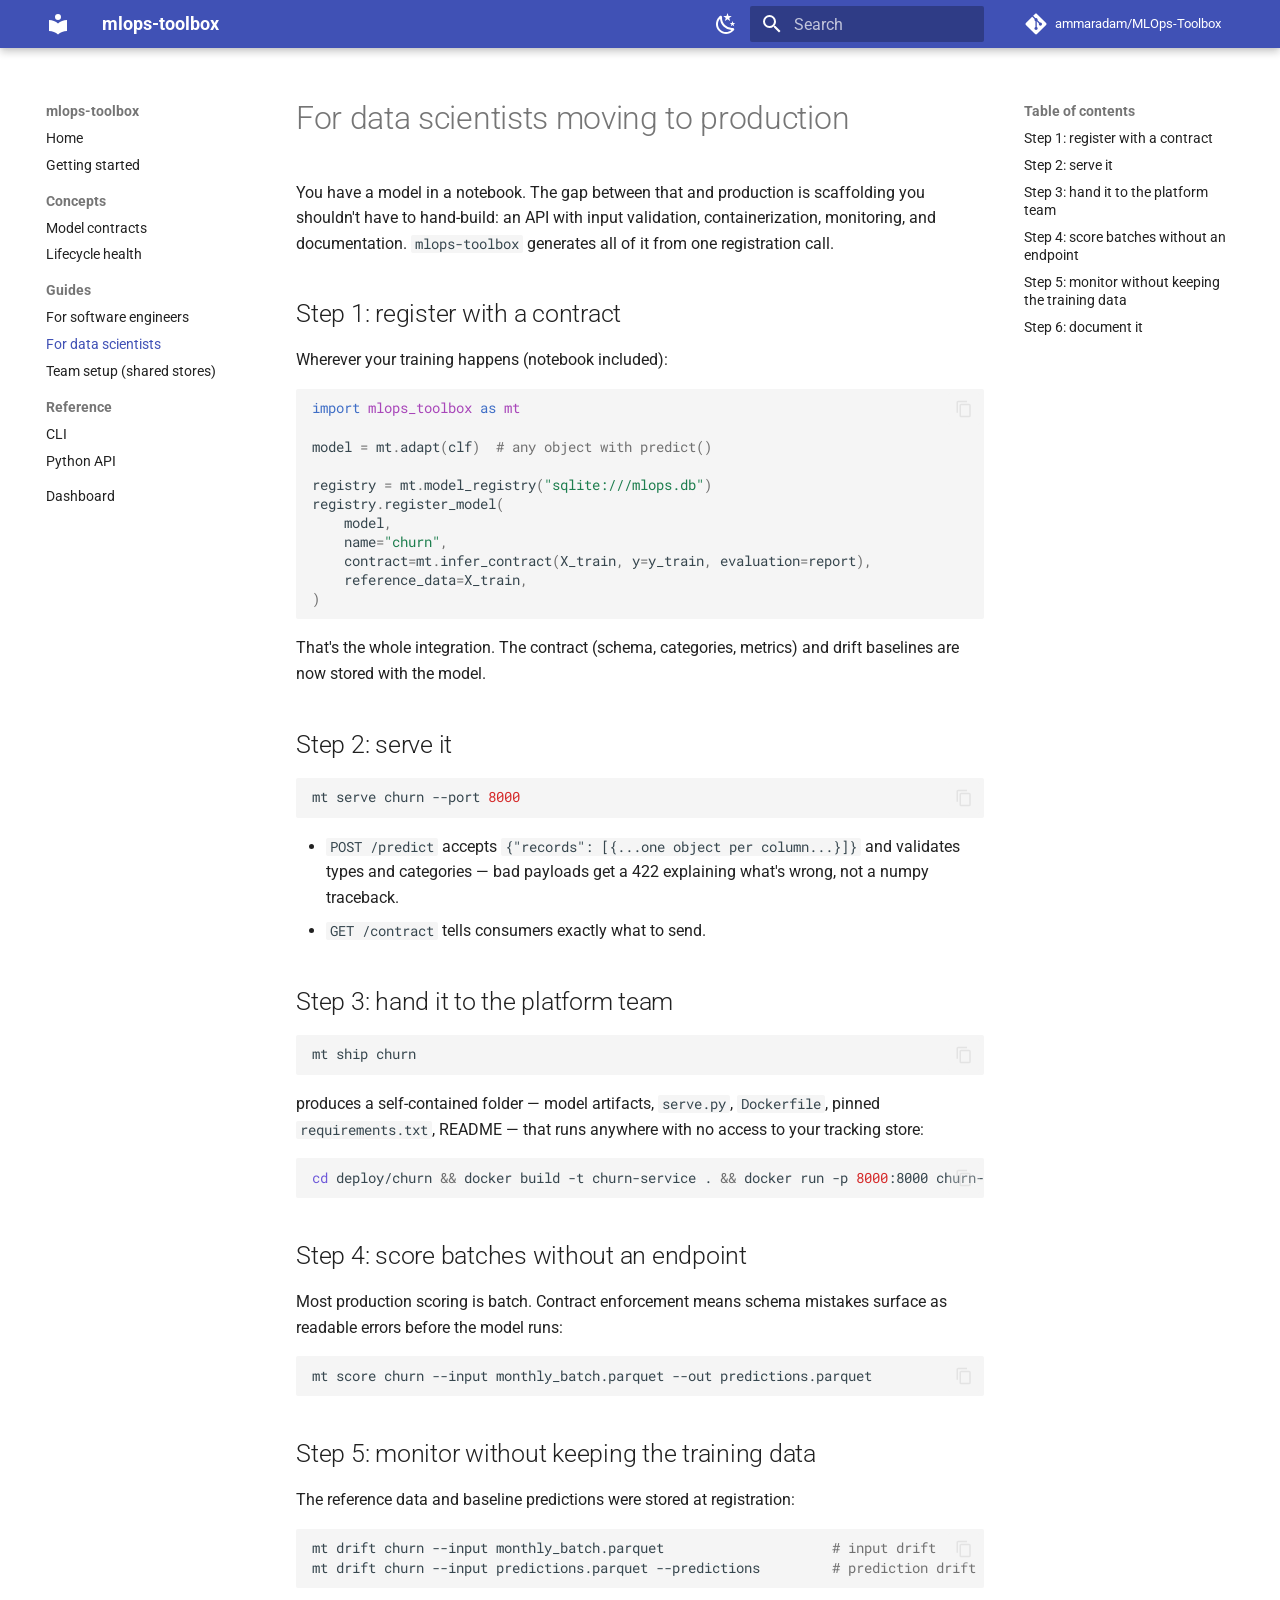
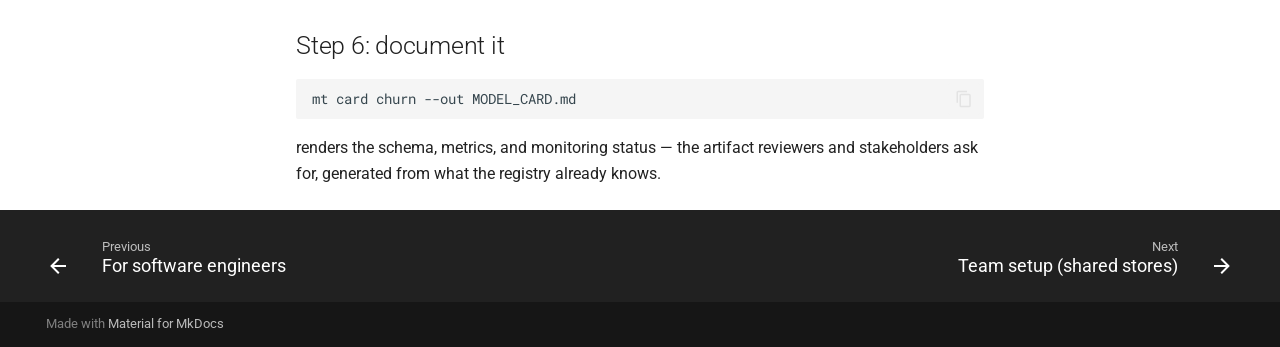
<file: guides/data-scientists/index.html>
<!doctype html>
<html lang="en" class="no-js">
  <head>
    
      <meta charset="utf-8">
      <meta name="viewport" content="width=device-width,initial-scale=1">
      
        <meta name="description" content="Composable, backend-agnostic building blocks for the end-to-end ML lifecycle.">
      
      
      
        <link rel="canonical" href="https://ammaradam.github.io/MLOps-Toolbox/guides/data-scientists/">
      
      
        <link rel="prev" href="../software-engineers/">
      
      
        <link rel="next" href="../team-setup/">
      
      
        
      
      
      <link rel="icon" href="../../assets/images/favicon.png">
      <meta name="generator" content="mkdocs-1.6.1, mkdocs-material-9.7.6">
    
    
      
        <title>For data scientists - mlops-toolbox</title>
      
    
    
      <link rel="stylesheet" href="../../assets/stylesheets/main.484c7ddc.min.css">
      
        
        <link rel="stylesheet" href="../../assets/stylesheets/palette.ab4e12ef.min.css">
      
      


    
    
      
    
    
      
        
        
        <link rel="preconnect" href="https://fonts.gstatic.com" crossorigin>
        <link rel="stylesheet" href="https://fonts.googleapis.com/css?family=Roboto:300,300i,400,400i,700,700i%7CRoboto+Mono:400,400i,700,700i&display=fallback">
        <style>:root{--md-text-font:"Roboto";--md-code-font:"Roboto Mono"}</style>
      
    
    
    <script>__md_scope=new URL("../..",location),__md_hash=e=>[...e].reduce(((e,_)=>(e<<5)-e+_.charCodeAt(0)),0),__md_get=(e,_=localStorage,t=__md_scope)=>JSON.parse(_.getItem(t.pathname+"."+e)),__md_set=(e,_,t=localStorage,a=__md_scope)=>{try{t.setItem(a.pathname+"."+e,JSON.stringify(_))}catch(e){}}</script>
    
      

    
    
  </head>
  
  
    
    
      
    
    
    
    
    <body dir="ltr" data-md-color-scheme="default" data-md-color-primary="indigo" data-md-color-accent="indigo">
  
    
    <input class="md-toggle" data-md-toggle="drawer" type="checkbox" id="__drawer" autocomplete="off">
    <input class="md-toggle" data-md-toggle="search" type="checkbox" id="__search" autocomplete="off">
    <label class="md-overlay" for="__drawer"></label>
    <div data-md-component="skip">
      
        
        <a href="#for-data-scientists-moving-to-production" class="md-skip">
          Skip to content
        </a>
      
    </div>
    <div data-md-component="announce">
      
    </div>
    
    
      

  

<header class="md-header md-header--shadow" data-md-component="header">
  <nav class="md-header__inner md-grid" aria-label="Header">
    <a href="../.." title="mlops-toolbox" class="md-header__button md-logo" aria-label="mlops-toolbox" data-md-component="logo">
      
  
  <svg xmlns="http://www.w3.org/2000/svg" viewBox="0 0 24 24"><path d="M12 8a3 3 0 0 0 3-3 3 3 0 0 0-3-3 3 3 0 0 0-3 3 3 3 0 0 0 3 3m0 3.54C9.64 9.35 6.5 8 3 8v11c3.5 0 6.64 1.35 9 3.54 2.36-2.19 5.5-3.54 9-3.54V8c-3.5 0-6.64 1.35-9 3.54"/></svg>

    </a>
    <label class="md-header__button md-icon" for="__drawer">
      
      <svg xmlns="http://www.w3.org/2000/svg" viewBox="0 0 24 24"><path d="M3 6h18v2H3zm0 5h18v2H3zm0 5h18v2H3z"/></svg>
    </label>
    <div class="md-header__title" data-md-component="header-title">
      <div class="md-header__ellipsis">
        <div class="md-header__topic">
          <span class="md-ellipsis">
            mlops-toolbox
          </span>
        </div>
        <div class="md-header__topic" data-md-component="header-topic">
          <span class="md-ellipsis">
            
              For data scientists
            
          </span>
        </div>
      </div>
    </div>
    
      
        <form class="md-header__option" data-md-component="palette">
  
    
    
    
    <input class="md-option" data-md-color-media="(prefers-color-scheme: light)" data-md-color-scheme="default" data-md-color-primary="indigo" data-md-color-accent="indigo"  aria-label="Switch to dark mode"  type="radio" name="__palette" id="__palette_0">
    
      <label class="md-header__button md-icon" title="Switch to dark mode" for="__palette_1" hidden>
        <svg xmlns="http://www.w3.org/2000/svg" viewBox="0 0 24 24"><path d="m17.75 4.09-2.53 1.94.91 3.06-2.63-1.81-2.63 1.81.91-3.06-2.53-1.94L12.44 4l1.06-3 1.06 3zm3.5 6.91-1.64 1.25.59 1.98-1.7-1.17-1.7 1.17.59-1.98L15.75 11l2.06-.05L18.5 9l.69 1.95zm-2.28 4.95c.83-.08 1.72 1.1 1.19 1.85-.32.45-.66.87-1.08 1.27C15.17 23 8.84 23 4.94 19.07c-3.91-3.9-3.91-10.24 0-14.14.4-.4.82-.76 1.27-1.08.75-.53 1.93.36 1.85 1.19-.27 2.86.69 5.83 2.89 8.02a9.96 9.96 0 0 0 8.02 2.89m-1.64 2.02a12.08 12.08 0 0 1-7.8-3.47c-2.17-2.19-3.33-5-3.49-7.82-2.81 3.14-2.7 7.96.31 10.98 3.02 3.01 7.84 3.12 10.98.31"/></svg>
      </label>
    
  
    
    
    
    <input class="md-option" data-md-color-media="(prefers-color-scheme: dark)" data-md-color-scheme="slate" data-md-color-primary="indigo" data-md-color-accent="indigo"  aria-label="Switch to light mode"  type="radio" name="__palette" id="__palette_1">
    
      <label class="md-header__button md-icon" title="Switch to light mode" for="__palette_0" hidden>
        <svg xmlns="http://www.w3.org/2000/svg" viewBox="0 0 24 24"><path d="M12 7a5 5 0 0 1 5 5 5 5 0 0 1-5 5 5 5 0 0 1-5-5 5 5 0 0 1 5-5m0 2a3 3 0 0 0-3 3 3 3 0 0 0 3 3 3 3 0 0 0 3-3 3 3 0 0 0-3-3m0-7 2.39 3.42C13.65 5.15 12.84 5 12 5s-1.65.15-2.39.42zM3.34 7l4.16-.35A7.2 7.2 0 0 0 5.94 8.5c-.44.74-.69 1.5-.83 2.29zm.02 10 1.76-3.77a7.131 7.131 0 0 0 2.38 4.14zM20.65 7l-1.77 3.79a7.02 7.02 0 0 0-2.38-4.15zm-.01 10-4.14.36c.59-.51 1.12-1.14 1.54-1.86.42-.73.69-1.5.83-2.29zM12 22l-2.41-3.44c.74.27 1.55.44 2.41.44.82 0 1.63-.17 2.37-.44z"/></svg>
      </label>
    
  
</form>
      
    
    
      <script>var palette=__md_get("__palette");if(palette&&palette.color){if("(prefers-color-scheme)"===palette.color.media){var media=matchMedia("(prefers-color-scheme: light)"),input=document.querySelector(media.matches?"[data-md-color-media='(prefers-color-scheme: light)']":"[data-md-color-media='(prefers-color-scheme: dark)']");palette.color.media=input.getAttribute("data-md-color-media"),palette.color.scheme=input.getAttribute("data-md-color-scheme"),palette.color.primary=input.getAttribute("data-md-color-primary"),palette.color.accent=input.getAttribute("data-md-color-accent")}for(var[key,value]of Object.entries(palette.color))document.body.setAttribute("data-md-color-"+key,value)}</script>
    
    
    
      
      
        <label class="md-header__button md-icon" for="__search">
          
          <svg xmlns="http://www.w3.org/2000/svg" viewBox="0 0 24 24"><path d="M9.5 3A6.5 6.5 0 0 1 16 9.5c0 1.61-.59 3.09-1.56 4.23l.27.27h.79l5 5-1.5 1.5-5-5v-.79l-.27-.27A6.52 6.52 0 0 1 9.5 16 6.5 6.5 0 0 1 3 9.5 6.5 6.5 0 0 1 9.5 3m0 2C7 5 5 7 5 9.5S7 14 9.5 14 14 12 14 9.5 12 5 9.5 5"/></svg>
        </label>
        <div class="md-search" data-md-component="search" role="dialog">
  <label class="md-search__overlay" for="__search"></label>
  <div class="md-search__inner" role="search">
    <form class="md-search__form" name="search">
      <input type="text" class="md-search__input" name="query" aria-label="Search" placeholder="Search" autocapitalize="off" autocorrect="off" autocomplete="off" spellcheck="false" data-md-component="search-query" required>
      <label class="md-search__icon md-icon" for="__search">
        
        <svg xmlns="http://www.w3.org/2000/svg" viewBox="0 0 24 24"><path d="M9.5 3A6.5 6.5 0 0 1 16 9.5c0 1.61-.59 3.09-1.56 4.23l.27.27h.79l5 5-1.5 1.5-5-5v-.79l-.27-.27A6.52 6.52 0 0 1 9.5 16 6.5 6.5 0 0 1 3 9.5 6.5 6.5 0 0 1 9.5 3m0 2C7 5 5 7 5 9.5S7 14 9.5 14 14 12 14 9.5 12 5 9.5 5"/></svg>
        
        <svg xmlns="http://www.w3.org/2000/svg" viewBox="0 0 24 24"><path d="M20 11v2H8l5.5 5.5-1.42 1.42L4.16 12l7.92-7.92L13.5 5.5 8 11z"/></svg>
      </label>
      <nav class="md-search__options" aria-label="Search">
        
        <button type="reset" class="md-search__icon md-icon" title="Clear" aria-label="Clear" tabindex="-1">
          
          <svg xmlns="http://www.w3.org/2000/svg" viewBox="0 0 24 24"><path d="M19 6.41 17.59 5 12 10.59 6.41 5 5 6.41 10.59 12 5 17.59 6.41 19 12 13.41 17.59 19 19 17.59 13.41 12z"/></svg>
        </button>
      </nav>
      
    </form>
    <div class="md-search__output">
      <div class="md-search__scrollwrap" tabindex="0" data-md-scrollfix>
        <div class="md-search-result" data-md-component="search-result">
          <div class="md-search-result__meta">
            Initializing search
          </div>
          <ol class="md-search-result__list" role="presentation"></ol>
        </div>
      </div>
    </div>
  </div>
</div>
      
    
    
      <div class="md-header__source">
        <a href="https://github.com/ammaradam/MLOps-Toolbox" title="Go to repository" class="md-source" data-md-component="source">
  <div class="md-source__icon md-icon">
    
    <svg xmlns="http://www.w3.org/2000/svg" viewBox="0 0 448 512"><!--! Font Awesome Free 7.1.0 by @fontawesome - https://fontawesome.com License - https://fontawesome.com/license/free (Icons: CC BY 4.0, Fonts: SIL OFL 1.1, Code: MIT License) Copyright 2025 Fonticons, Inc.--><path d="M439.6 236.1 244 40.5c-5.4-5.5-12.8-8.5-20.4-8.5s-15 3-20.4 8.4L162.5 81l51.5 51.5c27.1-9.1 52.7 16.8 43.4 43.7l49.7 49.7c34.2-11.8 61.2 31 35.5 56.7-26.5 26.5-70.2-2.9-56-37.3L240.3 199v121.9c25.3 12.5 22.3 41.8 9.1 55-6.4 6.4-15.2 10.1-24.3 10.1s-17.8-3.6-24.3-10.1c-17.6-17.6-11.1-46.9 11.2-56v-123c-20.8-8.5-24.6-30.7-18.6-45L142.6 101 8.5 235.1C3 240.6 0 247.9 0 255.5s3 15 8.5 20.4l195.6 195.7c5.4 5.4 12.7 8.4 20.4 8.4s15-3 20.4-8.4l194.7-194.7c5.4-5.4 8.4-12.8 8.4-20.4s-3-15-8.4-20.4"/></svg>
  </div>
  <div class="md-source__repository">
    ammaradam/MLOps-Toolbox
  </div>
</a>
      </div>
    
  </nav>
  
</header>
    
    <div class="md-container" data-md-component="container">
      
      
        
          
        
      
      <main class="md-main" data-md-component="main">
        <div class="md-main__inner md-grid">
          
            
              
              <div class="md-sidebar md-sidebar--primary" data-md-component="sidebar" data-md-type="navigation" >
                <div class="md-sidebar__scrollwrap">
                  <div class="md-sidebar__inner">
                    



<nav class="md-nav md-nav--primary" aria-label="Navigation" data-md-level="0">
  <label class="md-nav__title" for="__drawer">
    <a href="../.." title="mlops-toolbox" class="md-nav__button md-logo" aria-label="mlops-toolbox" data-md-component="logo">
      
  
  <svg xmlns="http://www.w3.org/2000/svg" viewBox="0 0 24 24"><path d="M12 8a3 3 0 0 0 3-3 3 3 0 0 0-3-3 3 3 0 0 0-3 3 3 3 0 0 0 3 3m0 3.54C9.64 9.35 6.5 8 3 8v11c3.5 0 6.64 1.35 9 3.54 2.36-2.19 5.5-3.54 9-3.54V8c-3.5 0-6.64 1.35-9 3.54"/></svg>

    </a>
    mlops-toolbox
  </label>
  
    <div class="md-nav__source">
      <a href="https://github.com/ammaradam/MLOps-Toolbox" title="Go to repository" class="md-source" data-md-component="source">
  <div class="md-source__icon md-icon">
    
    <svg xmlns="http://www.w3.org/2000/svg" viewBox="0 0 448 512"><!--! Font Awesome Free 7.1.0 by @fontawesome - https://fontawesome.com License - https://fontawesome.com/license/free (Icons: CC BY 4.0, Fonts: SIL OFL 1.1, Code: MIT License) Copyright 2025 Fonticons, Inc.--><path d="M439.6 236.1 244 40.5c-5.4-5.5-12.8-8.5-20.4-8.5s-15 3-20.4 8.4L162.5 81l51.5 51.5c27.1-9.1 52.7 16.8 43.4 43.7l49.7 49.7c34.2-11.8 61.2 31 35.5 56.7-26.5 26.5-70.2-2.9-56-37.3L240.3 199v121.9c25.3 12.5 22.3 41.8 9.1 55-6.4 6.4-15.2 10.1-24.3 10.1s-17.8-3.6-24.3-10.1c-17.6-17.6-11.1-46.9 11.2-56v-123c-20.8-8.5-24.6-30.7-18.6-45L142.6 101 8.5 235.1C3 240.6 0 247.9 0 255.5s3 15 8.5 20.4l195.6 195.7c5.4 5.4 12.7 8.4 20.4 8.4s15-3 20.4-8.4l194.7-194.7c5.4-5.4 8.4-12.8 8.4-20.4s-3-15-8.4-20.4"/></svg>
  </div>
  <div class="md-source__repository">
    ammaradam/MLOps-Toolbox
  </div>
</a>
    </div>
  
  <ul class="md-nav__list" data-md-scrollfix>
    
      
      
  
  
  
  
    <li class="md-nav__item">
      <a href="../.." class="md-nav__link">
        
  
  
  <span class="md-ellipsis">
    
  
    Home
  

    
  </span>
  
  

      </a>
    </li>
  

    
      
      
  
  
  
  
    <li class="md-nav__item">
      <a href="../../getting-started/" class="md-nav__link">
        
  
  
  <span class="md-ellipsis">
    
  
    Getting started
  

    
  </span>
  
  

      </a>
    </li>
  

    
      
      
  
  
  
  
    
    
    
    
      
        
        
      
    
    
    <li class="md-nav__item md-nav__item--section md-nav__item--nested">
      
        
        
        <input class="md-nav__toggle md-toggle " type="checkbox" id="__nav_3" >
        
          
          <label class="md-nav__link" for="__nav_3" id="__nav_3_label" tabindex="">
            
  
  
  <span class="md-ellipsis">
    
  
    Concepts
  

    
  </span>
  
  

            <span class="md-nav__icon md-icon"></span>
          </label>
        
        <nav class="md-nav" data-md-level="1" aria-labelledby="__nav_3_label" aria-expanded="false">
          <label class="md-nav__title" for="__nav_3">
            <span class="md-nav__icon md-icon"></span>
            
  
    Concepts
  

          </label>
          <ul class="md-nav__list" data-md-scrollfix>
            
              
                
  
  
  
  
    <li class="md-nav__item">
      <a href="../../concepts/contracts/" class="md-nav__link">
        
  
  
  <span class="md-ellipsis">
    
  
    Model contracts
  

    
  </span>
  
  

      </a>
    </li>
  

              
            
              
                
  
  
  
  
    <li class="md-nav__item">
      <a href="../../concepts/lifecycle-health/" class="md-nav__link">
        
  
  
  <span class="md-ellipsis">
    
  
    Lifecycle health
  

    
  </span>
  
  

      </a>
    </li>
  

              
            
          </ul>
        </nav>
      
    </li>
  

    
      
      
  
  
    
  
  
  
    
    
    
    
      
        
        
      
    
    
    <li class="md-nav__item md-nav__item--active md-nav__item--section md-nav__item--nested">
      
        
        
        <input class="md-nav__toggle md-toggle " type="checkbox" id="__nav_4" checked>
        
          
          <label class="md-nav__link" for="__nav_4" id="__nav_4_label" tabindex="">
            
  
  
  <span class="md-ellipsis">
    
  
    Guides
  

    
  </span>
  
  

            <span class="md-nav__icon md-icon"></span>
          </label>
        
        <nav class="md-nav" data-md-level="1" aria-labelledby="__nav_4_label" aria-expanded="true">
          <label class="md-nav__title" for="__nav_4">
            <span class="md-nav__icon md-icon"></span>
            
  
    Guides
  

          </label>
          <ul class="md-nav__list" data-md-scrollfix>
            
              
                
  
  
  
  
    <li class="md-nav__item">
      <a href="../software-engineers/" class="md-nav__link">
        
  
  
  <span class="md-ellipsis">
    
  
    For software engineers
  

    
  </span>
  
  

      </a>
    </li>
  

              
            
              
                
  
  
    
  
  
  
    <li class="md-nav__item md-nav__item--active">
      
      <input class="md-nav__toggle md-toggle" type="checkbox" id="__toc">
      
      
        
      
      
        <label class="md-nav__link md-nav__link--active" for="__toc">
          
  
  
  <span class="md-ellipsis">
    
  
    For data scientists
  

    
  </span>
  
  

          <span class="md-nav__icon md-icon"></span>
        </label>
      
      <a href="./" class="md-nav__link md-nav__link--active">
        
  
  
  <span class="md-ellipsis">
    
  
    For data scientists
  

    
  </span>
  
  

      </a>
      
        

<nav class="md-nav md-nav--secondary" aria-label="Table of contents">
  
  
  
    
  
  
    <label class="md-nav__title" for="__toc">
      <span class="md-nav__icon md-icon"></span>
      Table of contents
    </label>
    <ul class="md-nav__list" data-md-component="toc" data-md-scrollfix>
      
        <li class="md-nav__item">
  <a href="#step-1-register-with-a-contract" class="md-nav__link">
    <span class="md-ellipsis">
      
        Step 1: register with a contract
      
    </span>
  </a>
  
</li>
      
        <li class="md-nav__item">
  <a href="#step-2-serve-it" class="md-nav__link">
    <span class="md-ellipsis">
      
        Step 2: serve it
      
    </span>
  </a>
  
</li>
      
        <li class="md-nav__item">
  <a href="#step-3-hand-it-to-the-platform-team" class="md-nav__link">
    <span class="md-ellipsis">
      
        Step 3: hand it to the platform team
      
    </span>
  </a>
  
</li>
      
        <li class="md-nav__item">
  <a href="#step-4-score-batches-without-an-endpoint" class="md-nav__link">
    <span class="md-ellipsis">
      
        Step 4: score batches without an endpoint
      
    </span>
  </a>
  
</li>
      
        <li class="md-nav__item">
  <a href="#step-5-monitor-without-keeping-the-training-data" class="md-nav__link">
    <span class="md-ellipsis">
      
        Step 5: monitor without keeping the training data
      
    </span>
  </a>
  
</li>
      
        <li class="md-nav__item">
  <a href="#step-6-document-it" class="md-nav__link">
    <span class="md-ellipsis">
      
        Step 6: document it
      
    </span>
  </a>
  
</li>
      
    </ul>
  
</nav>
      
    </li>
  

              
            
              
                
  
  
  
  
    <li class="md-nav__item">
      <a href="../team-setup/" class="md-nav__link">
        
  
  
  <span class="md-ellipsis">
    
  
    Team setup (shared stores)
  

    
  </span>
  
  

      </a>
    </li>
  

              
            
          </ul>
        </nav>
      
    </li>
  

    
      
      
  
  
  
  
    
    
    
    
      
        
        
      
    
    
    <li class="md-nav__item md-nav__item--section md-nav__item--nested">
      
        
        
        <input class="md-nav__toggle md-toggle " type="checkbox" id="__nav_5" >
        
          
          <label class="md-nav__link" for="__nav_5" id="__nav_5_label" tabindex="">
            
  
  
  <span class="md-ellipsis">
    
  
    Reference
  

    
  </span>
  
  

            <span class="md-nav__icon md-icon"></span>
          </label>
        
        <nav class="md-nav" data-md-level="1" aria-labelledby="__nav_5_label" aria-expanded="false">
          <label class="md-nav__title" for="__nav_5">
            <span class="md-nav__icon md-icon"></span>
            
  
    Reference
  

          </label>
          <ul class="md-nav__list" data-md-scrollfix>
            
              
                
  
  
  
  
    <li class="md-nav__item">
      <a href="../../reference/cli/" class="md-nav__link">
        
  
  
  <span class="md-ellipsis">
    
  
    CLI
  

    
  </span>
  
  

      </a>
    </li>
  

              
            
              
                
  
  
  
  
    <li class="md-nav__item">
      <a href="../../reference/python-api/" class="md-nav__link">
        
  
  
  <span class="md-ellipsis">
    
  
    Python API
  

    
  </span>
  
  

      </a>
    </li>
  

              
            
          </ul>
        </nav>
      
    </li>
  

    
      
      
  
  
  
  
    <li class="md-nav__item">
      <a href="../../dashboard/" class="md-nav__link">
        
  
  
  <span class="md-ellipsis">
    
  
    Dashboard
  

    
  </span>
  
  

      </a>
    </li>
  

    
  </ul>
</nav>
                  </div>
                </div>
              </div>
            
            
              
              <div class="md-sidebar md-sidebar--secondary" data-md-component="sidebar" data-md-type="toc" >
                <div class="md-sidebar__scrollwrap">
                  <div class="md-sidebar__inner">
                    

<nav class="md-nav md-nav--secondary" aria-label="Table of contents">
  
  
  
    
  
  
    <label class="md-nav__title" for="__toc">
      <span class="md-nav__icon md-icon"></span>
      Table of contents
    </label>
    <ul class="md-nav__list" data-md-component="toc" data-md-scrollfix>
      
        <li class="md-nav__item">
  <a href="#step-1-register-with-a-contract" class="md-nav__link">
    <span class="md-ellipsis">
      
        Step 1: register with a contract
      
    </span>
  </a>
  
</li>
      
        <li class="md-nav__item">
  <a href="#step-2-serve-it" class="md-nav__link">
    <span class="md-ellipsis">
      
        Step 2: serve it
      
    </span>
  </a>
  
</li>
      
        <li class="md-nav__item">
  <a href="#step-3-hand-it-to-the-platform-team" class="md-nav__link">
    <span class="md-ellipsis">
      
        Step 3: hand it to the platform team
      
    </span>
  </a>
  
</li>
      
        <li class="md-nav__item">
  <a href="#step-4-score-batches-without-an-endpoint" class="md-nav__link">
    <span class="md-ellipsis">
      
        Step 4: score batches without an endpoint
      
    </span>
  </a>
  
</li>
      
        <li class="md-nav__item">
  <a href="#step-5-monitor-without-keeping-the-training-data" class="md-nav__link">
    <span class="md-ellipsis">
      
        Step 5: monitor without keeping the training data
      
    </span>
  </a>
  
</li>
      
        <li class="md-nav__item">
  <a href="#step-6-document-it" class="md-nav__link">
    <span class="md-ellipsis">
      
        Step 6: document it
      
    </span>
  </a>
  
</li>
      
    </ul>
  
</nav>
                  </div>
                </div>
              </div>
            
          
          
            <div class="md-content" data-md-component="content">
              
              <article class="md-content__inner md-typeset">
                
                  


  
  


<h1 id="for-data-scientists-moving-to-production">For data scientists moving to production<a class="headerlink" href="#for-data-scientists-moving-to-production" title="Permanent link">&para;</a></h1>
<p>You have a model in a notebook. The gap between that and production is
scaffolding you shouldn't have to hand-build: an API with input validation,
containerization, monitoring, and documentation. <code>mlops-toolbox</code> generates
all of it from one registration call.</p>
<h2 id="step-1-register-with-a-contract">Step 1: register with a contract<a class="headerlink" href="#step-1-register-with-a-contract" title="Permanent link">&para;</a></h2>
<p>Wherever your training happens (notebook included):</p>
<div class="highlight"><pre><span></span><code><span class="kn">import</span><span class="w"> </span><span class="nn">mlops_toolbox</span><span class="w"> </span><span class="k">as</span><span class="w"> </span><span class="nn">mt</span>

<span class="n">model</span> <span class="o">=</span> <span class="n">mt</span><span class="o">.</span><span class="n">adapt</span><span class="p">(</span><span class="n">clf</span><span class="p">)</span>  <span class="c1"># any object with predict()</span>

<span class="n">registry</span> <span class="o">=</span> <span class="n">mt</span><span class="o">.</span><span class="n">model_registry</span><span class="p">(</span><span class="s2">&quot;sqlite:///mlops.db&quot;</span><span class="p">)</span>
<span class="n">registry</span><span class="o">.</span><span class="n">register_model</span><span class="p">(</span>
    <span class="n">model</span><span class="p">,</span>
    <span class="n">name</span><span class="o">=</span><span class="s2">&quot;churn&quot;</span><span class="p">,</span>
    <span class="n">contract</span><span class="o">=</span><span class="n">mt</span><span class="o">.</span><span class="n">infer_contract</span><span class="p">(</span><span class="n">X_train</span><span class="p">,</span> <span class="n">y</span><span class="o">=</span><span class="n">y_train</span><span class="p">,</span> <span class="n">evaluation</span><span class="o">=</span><span class="n">report</span><span class="p">),</span>
    <span class="n">reference_data</span><span class="o">=</span><span class="n">X_train</span><span class="p">,</span>
<span class="p">)</span>
</code></pre></div>
<p>That's the whole integration. The contract (schema, categories, metrics) and
drift baselines are now stored with the model.</p>
<h2 id="step-2-serve-it">Step 2: serve it<a class="headerlink" href="#step-2-serve-it" title="Permanent link">&para;</a></h2>
<div class="highlight"><pre><span></span><code>mt<span class="w"> </span>serve<span class="w"> </span>churn<span class="w"> </span>--port<span class="w"> </span><span class="m">8000</span>
</code></pre></div>
<ul>
<li><code>POST /predict</code> accepts <code>{"records": [{...one object per column...}]}</code> and
  validates types and categories — bad payloads get a 422 explaining what's
  wrong, not a numpy traceback.</li>
<li><code>GET /contract</code> tells consumers exactly what to send.</li>
</ul>
<h2 id="step-3-hand-it-to-the-platform-team">Step 3: hand it to the platform team<a class="headerlink" href="#step-3-hand-it-to-the-platform-team" title="Permanent link">&para;</a></h2>
<div class="highlight"><pre><span></span><code>mt<span class="w"> </span>ship<span class="w"> </span>churn
</code></pre></div>
<p>produces a self-contained folder — model artifacts, <code>serve.py</code>, <code>Dockerfile</code>,
pinned <code>requirements.txt</code>, README — that runs anywhere with no access to
your tracking store:</p>
<div class="highlight"><pre><span></span><code><span class="nb">cd</span><span class="w"> </span>deploy/churn<span class="w"> </span><span class="o">&amp;&amp;</span><span class="w"> </span>docker<span class="w"> </span>build<span class="w"> </span>-t<span class="w"> </span>churn-service<span class="w"> </span>.<span class="w"> </span><span class="o">&amp;&amp;</span><span class="w"> </span>docker<span class="w"> </span>run<span class="w"> </span>-p<span class="w"> </span><span class="m">8000</span>:8000<span class="w"> </span>churn-service
</code></pre></div>
<h2 id="step-4-score-batches-without-an-endpoint">Step 4: score batches without an endpoint<a class="headerlink" href="#step-4-score-batches-without-an-endpoint" title="Permanent link">&para;</a></h2>
<p>Most production scoring is batch. Contract enforcement means schema mistakes
surface as readable errors before the model runs:</p>
<div class="highlight"><pre><span></span><code>mt<span class="w"> </span>score<span class="w"> </span>churn<span class="w"> </span>--input<span class="w"> </span>monthly_batch.parquet<span class="w"> </span>--out<span class="w"> </span>predictions.parquet
</code></pre></div>
<h2 id="step-5-monitor-without-keeping-the-training-data">Step 5: monitor without keeping the training data<a class="headerlink" href="#step-5-monitor-without-keeping-the-training-data" title="Permanent link">&para;</a></h2>
<p>The reference data and baseline predictions were stored at registration:</p>
<div class="highlight"><pre><span></span><code>mt<span class="w"> </span>drift<span class="w"> </span>churn<span class="w"> </span>--input<span class="w"> </span>monthly_batch.parquet<span class="w">                     </span><span class="c1"># input drift</span>
mt<span class="w"> </span>drift<span class="w"> </span>churn<span class="w"> </span>--input<span class="w"> </span>predictions.parquet<span class="w"> </span>--predictions<span class="w">         </span><span class="c1"># prediction drift</span>
</code></pre></div>
<h2 id="step-6-document-it">Step 6: document it<a class="headerlink" href="#step-6-document-it" title="Permanent link">&para;</a></h2>
<div class="highlight"><pre><span></span><code>mt<span class="w"> </span>card<span class="w"> </span>churn<span class="w"> </span>--out<span class="w"> </span>MODEL_CARD.md
</code></pre></div>
<p>renders the schema, metrics, and monitoring status — the artifact reviewers
and stakeholders ask for, generated from what the registry already knows.</p>












                
              </article>
            </div>
          
          
  <script>var tabs=__md_get("__tabs");if(Array.isArray(tabs))e:for(var set of document.querySelectorAll(".tabbed-set")){var labels=set.querySelector(".tabbed-labels");for(var tab of tabs)for(var label of labels.getElementsByTagName("label"))if(label.innerText.trim()===tab){var input=document.getElementById(label.htmlFor);input.checked=!0;continue e}}</script>

<script>var target=document.getElementById(location.hash.slice(1));target&&target.name&&(target.checked=target.name.startsWith("__tabbed_"))</script>
        </div>
        
      </main>
      
        <footer class="md-footer">
  
    
      
      <nav class="md-footer__inner md-grid" aria-label="Footer" >
        
          
          <a href="../software-engineers/" class="md-footer__link md-footer__link--prev" aria-label="Previous: For software engineers">
            <div class="md-footer__button md-icon">
              
              <svg xmlns="http://www.w3.org/2000/svg" viewBox="0 0 24 24"><path d="M20 11v2H8l5.5 5.5-1.42 1.42L4.16 12l7.92-7.92L13.5 5.5 8 11z"/></svg>
            </div>
            <div class="md-footer__title">
              <span class="md-footer__direction">
                Previous
              </span>
              <div class="md-ellipsis">
                For software engineers
              </div>
            </div>
          </a>
        
        
          
          <a href="../team-setup/" class="md-footer__link md-footer__link--next" aria-label="Next: Team setup (shared stores)">
            <div class="md-footer__title">
              <span class="md-footer__direction">
                Next
              </span>
              <div class="md-ellipsis">
                Team setup (shared stores)
              </div>
            </div>
            <div class="md-footer__button md-icon">
              
              <svg xmlns="http://www.w3.org/2000/svg" viewBox="0 0 24 24"><path d="M4 11v2h12l-5.5 5.5 1.42 1.42L19.84 12l-7.92-7.92L10.5 5.5 16 11z"/></svg>
            </div>
          </a>
        
      </nav>
    
  
  <div class="md-footer-meta md-typeset">
    <div class="md-footer-meta__inner md-grid">
      <div class="md-copyright">
  
  
    Made with
    <a href="https://squidfunk.github.io/mkdocs-material/" target="_blank" rel="noopener">
      Material for MkDocs
    </a>
  
</div>
      
    </div>
  </div>
</footer>
      
    </div>
    <div class="md-dialog" data-md-component="dialog">
      <div class="md-dialog__inner md-typeset"></div>
    </div>
    
    
    
      
      
      <script id="__config" type="application/json">{"annotate": null, "base": "../..", "features": ["navigation.sections", "navigation.footer", "content.code.copy", "content.tabs.link"], "search": "../../assets/javascripts/workers/search.2c215733.min.js", "tags": null, "translations": {"clipboard.copied": "Copied to clipboard", "clipboard.copy": "Copy to clipboard", "search.result.more.one": "1 more on this page", "search.result.more.other": "# more on this page", "search.result.none": "No matching documents", "search.result.one": "1 matching document", "search.result.other": "# matching documents", "search.result.placeholder": "Type to start searching", "search.result.term.missing": "Missing", "select.version": "Select version"}, "version": null}</script>
    
    
      <script src="../../assets/javascripts/bundle.79ae519e.min.js"></script>
      
    
  </body>
</html>
</file>
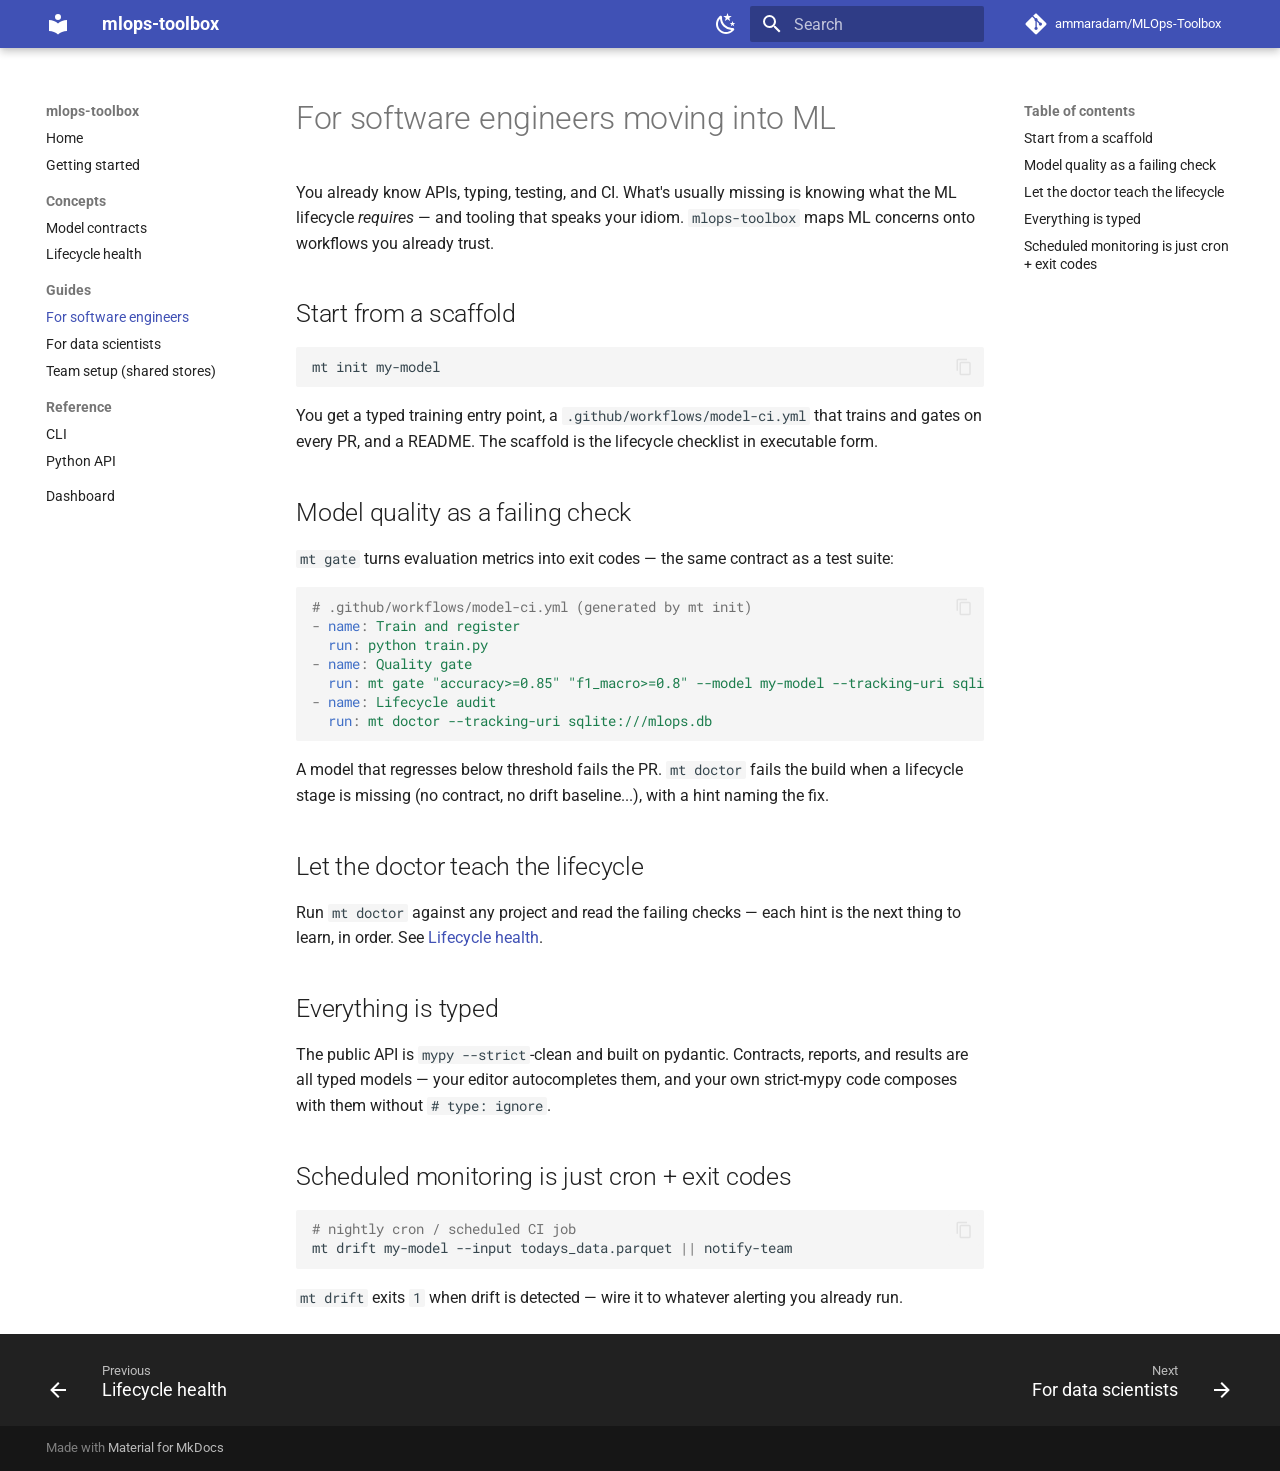
<file: guides/software-engineers/index.html>
<!doctype html>
<html lang="en" class="no-js">
  <head>
    
      <meta charset="utf-8">
      <meta name="viewport" content="width=device-width,initial-scale=1">
      
        <meta name="description" content="Composable, backend-agnostic building blocks for the end-to-end ML lifecycle.">
      
      
      
        <link rel="canonical" href="https://ammaradam.github.io/MLOps-Toolbox/guides/software-engineers/">
      
      
        <link rel="prev" href="../../concepts/lifecycle-health/">
      
      
        <link rel="next" href="../data-scientists/">
      
      
        
      
      
      <link rel="icon" href="../../assets/images/favicon.png">
      <meta name="generator" content="mkdocs-1.6.1, mkdocs-material-9.7.6">
    
    
      
        <title>For software engineers - mlops-toolbox</title>
      
    
    
      <link rel="stylesheet" href="../../assets/stylesheets/main.484c7ddc.min.css">
      
        
        <link rel="stylesheet" href="../../assets/stylesheets/palette.ab4e12ef.min.css">
      
      


    
    
      
    
    
      
        
        
        <link rel="preconnect" href="https://fonts.gstatic.com" crossorigin>
        <link rel="stylesheet" href="https://fonts.googleapis.com/css?family=Roboto:300,300i,400,400i,700,700i%7CRoboto+Mono:400,400i,700,700i&display=fallback">
        <style>:root{--md-text-font:"Roboto";--md-code-font:"Roboto Mono"}</style>
      
    
    
    <script>__md_scope=new URL("../..",location),__md_hash=e=>[...e].reduce(((e,_)=>(e<<5)-e+_.charCodeAt(0)),0),__md_get=(e,_=localStorage,t=__md_scope)=>JSON.parse(_.getItem(t.pathname+"."+e)),__md_set=(e,_,t=localStorage,a=__md_scope)=>{try{t.setItem(a.pathname+"."+e,JSON.stringify(_))}catch(e){}}</script>
    
      

    
    
  </head>
  
  
    
    
      
    
    
    
    
    <body dir="ltr" data-md-color-scheme="default" data-md-color-primary="indigo" data-md-color-accent="indigo">
  
    
    <input class="md-toggle" data-md-toggle="drawer" type="checkbox" id="__drawer" autocomplete="off">
    <input class="md-toggle" data-md-toggle="search" type="checkbox" id="__search" autocomplete="off">
    <label class="md-overlay" for="__drawer"></label>
    <div data-md-component="skip">
      
        
        <a href="#for-software-engineers-moving-into-ml" class="md-skip">
          Skip to content
        </a>
      
    </div>
    <div data-md-component="announce">
      
    </div>
    
    
      

  

<header class="md-header md-header--shadow" data-md-component="header">
  <nav class="md-header__inner md-grid" aria-label="Header">
    <a href="../.." title="mlops-toolbox" class="md-header__button md-logo" aria-label="mlops-toolbox" data-md-component="logo">
      
  
  <svg xmlns="http://www.w3.org/2000/svg" viewBox="0 0 24 24"><path d="M12 8a3 3 0 0 0 3-3 3 3 0 0 0-3-3 3 3 0 0 0-3 3 3 3 0 0 0 3 3m0 3.54C9.64 9.35 6.5 8 3 8v11c3.5 0 6.64 1.35 9 3.54 2.36-2.19 5.5-3.54 9-3.54V8c-3.5 0-6.64 1.35-9 3.54"/></svg>

    </a>
    <label class="md-header__button md-icon" for="__drawer">
      
      <svg xmlns="http://www.w3.org/2000/svg" viewBox="0 0 24 24"><path d="M3 6h18v2H3zm0 5h18v2H3zm0 5h18v2H3z"/></svg>
    </label>
    <div class="md-header__title" data-md-component="header-title">
      <div class="md-header__ellipsis">
        <div class="md-header__topic">
          <span class="md-ellipsis">
            mlops-toolbox
          </span>
        </div>
        <div class="md-header__topic" data-md-component="header-topic">
          <span class="md-ellipsis">
            
              For software engineers
            
          </span>
        </div>
      </div>
    </div>
    
      
        <form class="md-header__option" data-md-component="palette">
  
    
    
    
    <input class="md-option" data-md-color-media="(prefers-color-scheme: light)" data-md-color-scheme="default" data-md-color-primary="indigo" data-md-color-accent="indigo"  aria-label="Switch to dark mode"  type="radio" name="__palette" id="__palette_0">
    
      <label class="md-header__button md-icon" title="Switch to dark mode" for="__palette_1" hidden>
        <svg xmlns="http://www.w3.org/2000/svg" viewBox="0 0 24 24"><path d="m17.75 4.09-2.53 1.94.91 3.06-2.63-1.81-2.63 1.81.91-3.06-2.53-1.94L12.44 4l1.06-3 1.06 3zm3.5 6.91-1.64 1.25.59 1.98-1.7-1.17-1.7 1.17.59-1.98L15.75 11l2.06-.05L18.5 9l.69 1.95zm-2.28 4.95c.83-.08 1.72 1.1 1.19 1.85-.32.45-.66.87-1.08 1.27C15.17 23 8.84 23 4.94 19.07c-3.91-3.9-3.91-10.24 0-14.14.4-.4.82-.76 1.27-1.08.75-.53 1.93.36 1.85 1.19-.27 2.86.69 5.83 2.89 8.02a9.96 9.96 0 0 0 8.02 2.89m-1.64 2.02a12.08 12.08 0 0 1-7.8-3.47c-2.17-2.19-3.33-5-3.49-7.82-2.81 3.14-2.7 7.96.31 10.98 3.02 3.01 7.84 3.12 10.98.31"/></svg>
      </label>
    
  
    
    
    
    <input class="md-option" data-md-color-media="(prefers-color-scheme: dark)" data-md-color-scheme="slate" data-md-color-primary="indigo" data-md-color-accent="indigo"  aria-label="Switch to light mode"  type="radio" name="__palette" id="__palette_1">
    
      <label class="md-header__button md-icon" title="Switch to light mode" for="__palette_0" hidden>
        <svg xmlns="http://www.w3.org/2000/svg" viewBox="0 0 24 24"><path d="M12 7a5 5 0 0 1 5 5 5 5 0 0 1-5 5 5 5 0 0 1-5-5 5 5 0 0 1 5-5m0 2a3 3 0 0 0-3 3 3 3 0 0 0 3 3 3 3 0 0 0 3-3 3 3 0 0 0-3-3m0-7 2.39 3.42C13.65 5.15 12.84 5 12 5s-1.65.15-2.39.42zM3.34 7l4.16-.35A7.2 7.2 0 0 0 5.94 8.5c-.44.74-.69 1.5-.83 2.29zm.02 10 1.76-3.77a7.131 7.131 0 0 0 2.38 4.14zM20.65 7l-1.77 3.79a7.02 7.02 0 0 0-2.38-4.15zm-.01 10-4.14.36c.59-.51 1.12-1.14 1.54-1.86.42-.73.69-1.5.83-2.29zM12 22l-2.41-3.44c.74.27 1.55.44 2.41.44.82 0 1.63-.17 2.37-.44z"/></svg>
      </label>
    
  
</form>
      
    
    
      <script>var palette=__md_get("__palette");if(palette&&palette.color){if("(prefers-color-scheme)"===palette.color.media){var media=matchMedia("(prefers-color-scheme: light)"),input=document.querySelector(media.matches?"[data-md-color-media='(prefers-color-scheme: light)']":"[data-md-color-media='(prefers-color-scheme: dark)']");palette.color.media=input.getAttribute("data-md-color-media"),palette.color.scheme=input.getAttribute("data-md-color-scheme"),palette.color.primary=input.getAttribute("data-md-color-primary"),palette.color.accent=input.getAttribute("data-md-color-accent")}for(var[key,value]of Object.entries(palette.color))document.body.setAttribute("data-md-color-"+key,value)}</script>
    
    
    
      
      
        <label class="md-header__button md-icon" for="__search">
          
          <svg xmlns="http://www.w3.org/2000/svg" viewBox="0 0 24 24"><path d="M9.5 3A6.5 6.5 0 0 1 16 9.5c0 1.61-.59 3.09-1.56 4.23l.27.27h.79l5 5-1.5 1.5-5-5v-.79l-.27-.27A6.52 6.52 0 0 1 9.5 16 6.5 6.5 0 0 1 3 9.5 6.5 6.5 0 0 1 9.5 3m0 2C7 5 5 7 5 9.5S7 14 9.5 14 14 12 14 9.5 12 5 9.5 5"/></svg>
        </label>
        <div class="md-search" data-md-component="search" role="dialog">
  <label class="md-search__overlay" for="__search"></label>
  <div class="md-search__inner" role="search">
    <form class="md-search__form" name="search">
      <input type="text" class="md-search__input" name="query" aria-label="Search" placeholder="Search" autocapitalize="off" autocorrect="off" autocomplete="off" spellcheck="false" data-md-component="search-query" required>
      <label class="md-search__icon md-icon" for="__search">
        
        <svg xmlns="http://www.w3.org/2000/svg" viewBox="0 0 24 24"><path d="M9.5 3A6.5 6.5 0 0 1 16 9.5c0 1.61-.59 3.09-1.56 4.23l.27.27h.79l5 5-1.5 1.5-5-5v-.79l-.27-.27A6.52 6.52 0 0 1 9.5 16 6.5 6.5 0 0 1 3 9.5 6.5 6.5 0 0 1 9.5 3m0 2C7 5 5 7 5 9.5S7 14 9.5 14 14 12 14 9.5 12 5 9.5 5"/></svg>
        
        <svg xmlns="http://www.w3.org/2000/svg" viewBox="0 0 24 24"><path d="M20 11v2H8l5.5 5.5-1.42 1.42L4.16 12l7.92-7.92L13.5 5.5 8 11z"/></svg>
      </label>
      <nav class="md-search__options" aria-label="Search">
        
        <button type="reset" class="md-search__icon md-icon" title="Clear" aria-label="Clear" tabindex="-1">
          
          <svg xmlns="http://www.w3.org/2000/svg" viewBox="0 0 24 24"><path d="M19 6.41 17.59 5 12 10.59 6.41 5 5 6.41 10.59 12 5 17.59 6.41 19 12 13.41 17.59 19 19 17.59 13.41 12z"/></svg>
        </button>
      </nav>
      
    </form>
    <div class="md-search__output">
      <div class="md-search__scrollwrap" tabindex="0" data-md-scrollfix>
        <div class="md-search-result" data-md-component="search-result">
          <div class="md-search-result__meta">
            Initializing search
          </div>
          <ol class="md-search-result__list" role="presentation"></ol>
        </div>
      </div>
    </div>
  </div>
</div>
      
    
    
      <div class="md-header__source">
        <a href="https://github.com/ammaradam/MLOps-Toolbox" title="Go to repository" class="md-source" data-md-component="source">
  <div class="md-source__icon md-icon">
    
    <svg xmlns="http://www.w3.org/2000/svg" viewBox="0 0 448 512"><!--! Font Awesome Free 7.1.0 by @fontawesome - https://fontawesome.com License - https://fontawesome.com/license/free (Icons: CC BY 4.0, Fonts: SIL OFL 1.1, Code: MIT License) Copyright 2025 Fonticons, Inc.--><path d="M439.6 236.1 244 40.5c-5.4-5.5-12.8-8.5-20.4-8.5s-15 3-20.4 8.4L162.5 81l51.5 51.5c27.1-9.1 52.7 16.8 43.4 43.7l49.7 49.7c34.2-11.8 61.2 31 35.5 56.7-26.5 26.5-70.2-2.9-56-37.3L240.3 199v121.9c25.3 12.5 22.3 41.8 9.1 55-6.4 6.4-15.2 10.1-24.3 10.1s-17.8-3.6-24.3-10.1c-17.6-17.6-11.1-46.9 11.2-56v-123c-20.8-8.5-24.6-30.7-18.6-45L142.6 101 8.5 235.1C3 240.6 0 247.9 0 255.5s3 15 8.5 20.4l195.6 195.7c5.4 5.4 12.7 8.4 20.4 8.4s15-3 20.4-8.4l194.7-194.7c5.4-5.4 8.4-12.8 8.4-20.4s-3-15-8.4-20.4"/></svg>
  </div>
  <div class="md-source__repository">
    ammaradam/MLOps-Toolbox
  </div>
</a>
      </div>
    
  </nav>
  
</header>
    
    <div class="md-container" data-md-component="container">
      
      
        
          
        
      
      <main class="md-main" data-md-component="main">
        <div class="md-main__inner md-grid">
          
            
              
              <div class="md-sidebar md-sidebar--primary" data-md-component="sidebar" data-md-type="navigation" >
                <div class="md-sidebar__scrollwrap">
                  <div class="md-sidebar__inner">
                    



<nav class="md-nav md-nav--primary" aria-label="Navigation" data-md-level="0">
  <label class="md-nav__title" for="__drawer">
    <a href="../.." title="mlops-toolbox" class="md-nav__button md-logo" aria-label="mlops-toolbox" data-md-component="logo">
      
  
  <svg xmlns="http://www.w3.org/2000/svg" viewBox="0 0 24 24"><path d="M12 8a3 3 0 0 0 3-3 3 3 0 0 0-3-3 3 3 0 0 0-3 3 3 3 0 0 0 3 3m0 3.54C9.64 9.35 6.5 8 3 8v11c3.5 0 6.64 1.35 9 3.54 2.36-2.19 5.5-3.54 9-3.54V8c-3.5 0-6.64 1.35-9 3.54"/></svg>

    </a>
    mlops-toolbox
  </label>
  
    <div class="md-nav__source">
      <a href="https://github.com/ammaradam/MLOps-Toolbox" title="Go to repository" class="md-source" data-md-component="source">
  <div class="md-source__icon md-icon">
    
    <svg xmlns="http://www.w3.org/2000/svg" viewBox="0 0 448 512"><!--! Font Awesome Free 7.1.0 by @fontawesome - https://fontawesome.com License - https://fontawesome.com/license/free (Icons: CC BY 4.0, Fonts: SIL OFL 1.1, Code: MIT License) Copyright 2025 Fonticons, Inc.--><path d="M439.6 236.1 244 40.5c-5.4-5.5-12.8-8.5-20.4-8.5s-15 3-20.4 8.4L162.5 81l51.5 51.5c27.1-9.1 52.7 16.8 43.4 43.7l49.7 49.7c34.2-11.8 61.2 31 35.5 56.7-26.5 26.5-70.2-2.9-56-37.3L240.3 199v121.9c25.3 12.5 22.3 41.8 9.1 55-6.4 6.4-15.2 10.1-24.3 10.1s-17.8-3.6-24.3-10.1c-17.6-17.6-11.1-46.9 11.2-56v-123c-20.8-8.5-24.6-30.7-18.6-45L142.6 101 8.5 235.1C3 240.6 0 247.9 0 255.5s3 15 8.5 20.4l195.6 195.7c5.4 5.4 12.7 8.4 20.4 8.4s15-3 20.4-8.4l194.7-194.7c5.4-5.4 8.4-12.8 8.4-20.4s-3-15-8.4-20.4"/></svg>
  </div>
  <div class="md-source__repository">
    ammaradam/MLOps-Toolbox
  </div>
</a>
    </div>
  
  <ul class="md-nav__list" data-md-scrollfix>
    
      
      
  
  
  
  
    <li class="md-nav__item">
      <a href="../.." class="md-nav__link">
        
  
  
  <span class="md-ellipsis">
    
  
    Home
  

    
  </span>
  
  

      </a>
    </li>
  

    
      
      
  
  
  
  
    <li class="md-nav__item">
      <a href="../../getting-started/" class="md-nav__link">
        
  
  
  <span class="md-ellipsis">
    
  
    Getting started
  

    
  </span>
  
  

      </a>
    </li>
  

    
      
      
  
  
  
  
    
    
    
    
      
        
        
      
    
    
    <li class="md-nav__item md-nav__item--section md-nav__item--nested">
      
        
        
        <input class="md-nav__toggle md-toggle " type="checkbox" id="__nav_3" >
        
          
          <label class="md-nav__link" for="__nav_3" id="__nav_3_label" tabindex="">
            
  
  
  <span class="md-ellipsis">
    
  
    Concepts
  

    
  </span>
  
  

            <span class="md-nav__icon md-icon"></span>
          </label>
        
        <nav class="md-nav" data-md-level="1" aria-labelledby="__nav_3_label" aria-expanded="false">
          <label class="md-nav__title" for="__nav_3">
            <span class="md-nav__icon md-icon"></span>
            
  
    Concepts
  

          </label>
          <ul class="md-nav__list" data-md-scrollfix>
            
              
                
  
  
  
  
    <li class="md-nav__item">
      <a href="../../concepts/contracts/" class="md-nav__link">
        
  
  
  <span class="md-ellipsis">
    
  
    Model contracts
  

    
  </span>
  
  

      </a>
    </li>
  

              
            
              
                
  
  
  
  
    <li class="md-nav__item">
      <a href="../../concepts/lifecycle-health/" class="md-nav__link">
        
  
  
  <span class="md-ellipsis">
    
  
    Lifecycle health
  

    
  </span>
  
  

      </a>
    </li>
  

              
            
          </ul>
        </nav>
      
    </li>
  

    
      
      
  
  
    
  
  
  
    
    
    
    
      
        
        
      
    
    
    <li class="md-nav__item md-nav__item--active md-nav__item--section md-nav__item--nested">
      
        
        
        <input class="md-nav__toggle md-toggle " type="checkbox" id="__nav_4" checked>
        
          
          <label class="md-nav__link" for="__nav_4" id="__nav_4_label" tabindex="">
            
  
  
  <span class="md-ellipsis">
    
  
    Guides
  

    
  </span>
  
  

            <span class="md-nav__icon md-icon"></span>
          </label>
        
        <nav class="md-nav" data-md-level="1" aria-labelledby="__nav_4_label" aria-expanded="true">
          <label class="md-nav__title" for="__nav_4">
            <span class="md-nav__icon md-icon"></span>
            
  
    Guides
  

          </label>
          <ul class="md-nav__list" data-md-scrollfix>
            
              
                
  
  
    
  
  
  
    <li class="md-nav__item md-nav__item--active">
      
      <input class="md-nav__toggle md-toggle" type="checkbox" id="__toc">
      
      
        
      
      
        <label class="md-nav__link md-nav__link--active" for="__toc">
          
  
  
  <span class="md-ellipsis">
    
  
    For software engineers
  

    
  </span>
  
  

          <span class="md-nav__icon md-icon"></span>
        </label>
      
      <a href="./" class="md-nav__link md-nav__link--active">
        
  
  
  <span class="md-ellipsis">
    
  
    For software engineers
  

    
  </span>
  
  

      </a>
      
        

<nav class="md-nav md-nav--secondary" aria-label="Table of contents">
  
  
  
    
  
  
    <label class="md-nav__title" for="__toc">
      <span class="md-nav__icon md-icon"></span>
      Table of contents
    </label>
    <ul class="md-nav__list" data-md-component="toc" data-md-scrollfix>
      
        <li class="md-nav__item">
  <a href="#start-from-a-scaffold" class="md-nav__link">
    <span class="md-ellipsis">
      
        Start from a scaffold
      
    </span>
  </a>
  
</li>
      
        <li class="md-nav__item">
  <a href="#model-quality-as-a-failing-check" class="md-nav__link">
    <span class="md-ellipsis">
      
        Model quality as a failing check
      
    </span>
  </a>
  
</li>
      
        <li class="md-nav__item">
  <a href="#let-the-doctor-teach-the-lifecycle" class="md-nav__link">
    <span class="md-ellipsis">
      
        Let the doctor teach the lifecycle
      
    </span>
  </a>
  
</li>
      
        <li class="md-nav__item">
  <a href="#everything-is-typed" class="md-nav__link">
    <span class="md-ellipsis">
      
        Everything is typed
      
    </span>
  </a>
  
</li>
      
        <li class="md-nav__item">
  <a href="#scheduled-monitoring-is-just-cron-exit-codes" class="md-nav__link">
    <span class="md-ellipsis">
      
        Scheduled monitoring is just cron + exit codes
      
    </span>
  </a>
  
</li>
      
    </ul>
  
</nav>
      
    </li>
  

              
            
              
                
  
  
  
  
    <li class="md-nav__item">
      <a href="../data-scientists/" class="md-nav__link">
        
  
  
  <span class="md-ellipsis">
    
  
    For data scientists
  

    
  </span>
  
  

      </a>
    </li>
  

              
            
              
                
  
  
  
  
    <li class="md-nav__item">
      <a href="../team-setup/" class="md-nav__link">
        
  
  
  <span class="md-ellipsis">
    
  
    Team setup (shared stores)
  

    
  </span>
  
  

      </a>
    </li>
  

              
            
          </ul>
        </nav>
      
    </li>
  

    
      
      
  
  
  
  
    
    
    
    
      
        
        
      
    
    
    <li class="md-nav__item md-nav__item--section md-nav__item--nested">
      
        
        
        <input class="md-nav__toggle md-toggle " type="checkbox" id="__nav_5" >
        
          
          <label class="md-nav__link" for="__nav_5" id="__nav_5_label" tabindex="">
            
  
  
  <span class="md-ellipsis">
    
  
    Reference
  

    
  </span>
  
  

            <span class="md-nav__icon md-icon"></span>
          </label>
        
        <nav class="md-nav" data-md-level="1" aria-labelledby="__nav_5_label" aria-expanded="false">
          <label class="md-nav__title" for="__nav_5">
            <span class="md-nav__icon md-icon"></span>
            
  
    Reference
  

          </label>
          <ul class="md-nav__list" data-md-scrollfix>
            
              
                
  
  
  
  
    <li class="md-nav__item">
      <a href="../../reference/cli/" class="md-nav__link">
        
  
  
  <span class="md-ellipsis">
    
  
    CLI
  

    
  </span>
  
  

      </a>
    </li>
  

              
            
              
                
  
  
  
  
    <li class="md-nav__item">
      <a href="../../reference/python-api/" class="md-nav__link">
        
  
  
  <span class="md-ellipsis">
    
  
    Python API
  

    
  </span>
  
  

      </a>
    </li>
  

              
            
          </ul>
        </nav>
      
    </li>
  

    
      
      
  
  
  
  
    <li class="md-nav__item">
      <a href="../../dashboard/" class="md-nav__link">
        
  
  
  <span class="md-ellipsis">
    
  
    Dashboard
  

    
  </span>
  
  

      </a>
    </li>
  

    
  </ul>
</nav>
                  </div>
                </div>
              </div>
            
            
              
              <div class="md-sidebar md-sidebar--secondary" data-md-component="sidebar" data-md-type="toc" >
                <div class="md-sidebar__scrollwrap">
                  <div class="md-sidebar__inner">
                    

<nav class="md-nav md-nav--secondary" aria-label="Table of contents">
  
  
  
    
  
  
    <label class="md-nav__title" for="__toc">
      <span class="md-nav__icon md-icon"></span>
      Table of contents
    </label>
    <ul class="md-nav__list" data-md-component="toc" data-md-scrollfix>
      
        <li class="md-nav__item">
  <a href="#start-from-a-scaffold" class="md-nav__link">
    <span class="md-ellipsis">
      
        Start from a scaffold
      
    </span>
  </a>
  
</li>
      
        <li class="md-nav__item">
  <a href="#model-quality-as-a-failing-check" class="md-nav__link">
    <span class="md-ellipsis">
      
        Model quality as a failing check
      
    </span>
  </a>
  
</li>
      
        <li class="md-nav__item">
  <a href="#let-the-doctor-teach-the-lifecycle" class="md-nav__link">
    <span class="md-ellipsis">
      
        Let the doctor teach the lifecycle
      
    </span>
  </a>
  
</li>
      
        <li class="md-nav__item">
  <a href="#everything-is-typed" class="md-nav__link">
    <span class="md-ellipsis">
      
        Everything is typed
      
    </span>
  </a>
  
</li>
      
        <li class="md-nav__item">
  <a href="#scheduled-monitoring-is-just-cron-exit-codes" class="md-nav__link">
    <span class="md-ellipsis">
      
        Scheduled monitoring is just cron + exit codes
      
    </span>
  </a>
  
</li>
      
    </ul>
  
</nav>
                  </div>
                </div>
              </div>
            
          
          
            <div class="md-content" data-md-component="content">
              
              <article class="md-content__inner md-typeset">
                
                  


  
  


<h1 id="for-software-engineers-moving-into-ml">For software engineers moving into ML<a class="headerlink" href="#for-software-engineers-moving-into-ml" title="Permanent link">&para;</a></h1>
<p>You already know APIs, typing, testing, and CI. What's usually missing is
knowing what the ML lifecycle <em>requires</em> — and tooling that speaks your
idiom. <code>mlops-toolbox</code> maps ML concerns onto workflows you already trust.</p>
<h2 id="start-from-a-scaffold">Start from a scaffold<a class="headerlink" href="#start-from-a-scaffold" title="Permanent link">&para;</a></h2>
<div class="highlight"><pre><span></span><code>mt<span class="w"> </span>init<span class="w"> </span>my-model
</code></pre></div>
<p>You get a typed training entry point, a <code>.github/workflows/model-ci.yml</code>
that trains and gates on every PR, and a README. The scaffold is the
lifecycle checklist in executable form.</p>
<h2 id="model-quality-as-a-failing-check">Model quality as a failing check<a class="headerlink" href="#model-quality-as-a-failing-check" title="Permanent link">&para;</a></h2>
<p><code>mt gate</code> turns evaluation metrics into exit codes — the same contract as a
test suite:</p>
<div class="highlight"><pre><span></span><code><span class="c1"># .github/workflows/model-ci.yml (generated by mt init)</span>
<span class="p p-Indicator">-</span><span class="w"> </span><span class="nt">name</span><span class="p">:</span><span class="w"> </span><span class="l l-Scalar l-Scalar-Plain">Train and register</span>
<span class="w">  </span><span class="nt">run</span><span class="p">:</span><span class="w"> </span><span class="l l-Scalar l-Scalar-Plain">python train.py</span>
<span class="p p-Indicator">-</span><span class="w"> </span><span class="nt">name</span><span class="p">:</span><span class="w"> </span><span class="l l-Scalar l-Scalar-Plain">Quality gate</span>
<span class="w">  </span><span class="nt">run</span><span class="p">:</span><span class="w"> </span><span class="l l-Scalar l-Scalar-Plain">mt gate &quot;accuracy&gt;=0.85&quot; &quot;f1_macro&gt;=0.8&quot; --model my-model --tracking-uri sqlite:///mlops.db</span>
<span class="p p-Indicator">-</span><span class="w"> </span><span class="nt">name</span><span class="p">:</span><span class="w"> </span><span class="l l-Scalar l-Scalar-Plain">Lifecycle audit</span>
<span class="w">  </span><span class="nt">run</span><span class="p">:</span><span class="w"> </span><span class="l l-Scalar l-Scalar-Plain">mt doctor --tracking-uri sqlite:///mlops.db</span>
</code></pre></div>
<p>A model that regresses below threshold fails the PR. <code>mt doctor</code> fails the
build when a lifecycle stage is missing (no contract, no drift baseline...),
with a hint naming the fix.</p>
<h2 id="let-the-doctor-teach-the-lifecycle">Let the doctor teach the lifecycle<a class="headerlink" href="#let-the-doctor-teach-the-lifecycle" title="Permanent link">&para;</a></h2>
<p>Run <code>mt doctor</code> against any project and read the failing checks — each hint
is the next thing to learn, in order. See <a href="../../concepts/lifecycle-health/">Lifecycle
health</a>.</p>
<h2 id="everything-is-typed">Everything is typed<a class="headerlink" href="#everything-is-typed" title="Permanent link">&para;</a></h2>
<p>The public API is <code>mypy --strict</code>-clean and built on pydantic. Contracts,
reports, and results are all typed models — your editor autocompletes them,
and your own strict-mypy code composes with them without <code># type: ignore</code>.</p>
<h2 id="scheduled-monitoring-is-just-cron-exit-codes">Scheduled monitoring is just cron + exit codes<a class="headerlink" href="#scheduled-monitoring-is-just-cron-exit-codes" title="Permanent link">&para;</a></h2>
<div class="highlight"><pre><span></span><code><span class="c1"># nightly cron / scheduled CI job</span>
mt<span class="w"> </span>drift<span class="w"> </span>my-model<span class="w"> </span>--input<span class="w"> </span>todays_data.parquet<span class="w"> </span><span class="o">||</span><span class="w"> </span>notify-team
</code></pre></div>
<p><code>mt drift</code> exits <code>1</code> when drift is detected — wire it to whatever alerting
you already run.</p>












                
              </article>
            </div>
          
          
  <script>var tabs=__md_get("__tabs");if(Array.isArray(tabs))e:for(var set of document.querySelectorAll(".tabbed-set")){var labels=set.querySelector(".tabbed-labels");for(var tab of tabs)for(var label of labels.getElementsByTagName("label"))if(label.innerText.trim()===tab){var input=document.getElementById(label.htmlFor);input.checked=!0;continue e}}</script>

<script>var target=document.getElementById(location.hash.slice(1));target&&target.name&&(target.checked=target.name.startsWith("__tabbed_"))</script>
        </div>
        
      </main>
      
        <footer class="md-footer">
  
    
      
      <nav class="md-footer__inner md-grid" aria-label="Footer" >
        
          
          <a href="../../concepts/lifecycle-health/" class="md-footer__link md-footer__link--prev" aria-label="Previous: Lifecycle health">
            <div class="md-footer__button md-icon">
              
              <svg xmlns="http://www.w3.org/2000/svg" viewBox="0 0 24 24"><path d="M20 11v2H8l5.5 5.5-1.42 1.42L4.16 12l7.92-7.92L13.5 5.5 8 11z"/></svg>
            </div>
            <div class="md-footer__title">
              <span class="md-footer__direction">
                Previous
              </span>
              <div class="md-ellipsis">
                Lifecycle health
              </div>
            </div>
          </a>
        
        
          
          <a href="../data-scientists/" class="md-footer__link md-footer__link--next" aria-label="Next: For data scientists">
            <div class="md-footer__title">
              <span class="md-footer__direction">
                Next
              </span>
              <div class="md-ellipsis">
                For data scientists
              </div>
            </div>
            <div class="md-footer__button md-icon">
              
              <svg xmlns="http://www.w3.org/2000/svg" viewBox="0 0 24 24"><path d="M4 11v2h12l-5.5 5.5 1.42 1.42L19.84 12l-7.92-7.92L10.5 5.5 16 11z"/></svg>
            </div>
          </a>
        
      </nav>
    
  
  <div class="md-footer-meta md-typeset">
    <div class="md-footer-meta__inner md-grid">
      <div class="md-copyright">
  
  
    Made with
    <a href="https://squidfunk.github.io/mkdocs-material/" target="_blank" rel="noopener">
      Material for MkDocs
    </a>
  
</div>
      
    </div>
  </div>
</footer>
      
    </div>
    <div class="md-dialog" data-md-component="dialog">
      <div class="md-dialog__inner md-typeset"></div>
    </div>
    
    
    
      
      
      <script id="__config" type="application/json">{"annotate": null, "base": "../..", "features": ["navigation.sections", "navigation.footer", "content.code.copy", "content.tabs.link"], "search": "../../assets/javascripts/workers/search.2c215733.min.js", "tags": null, "translations": {"clipboard.copied": "Copied to clipboard", "clipboard.copy": "Copy to clipboard", "search.result.more.one": "1 more on this page", "search.result.more.other": "# more on this page", "search.result.none": "No matching documents", "search.result.one": "1 matching document", "search.result.other": "# matching documents", "search.result.placeholder": "Type to start searching", "search.result.term.missing": "Missing", "select.version": "Select version"}, "version": null}</script>
    
    
      <script src="../../assets/javascripts/bundle.79ae519e.min.js"></script>
      
    
  </body>
</html>
</file>
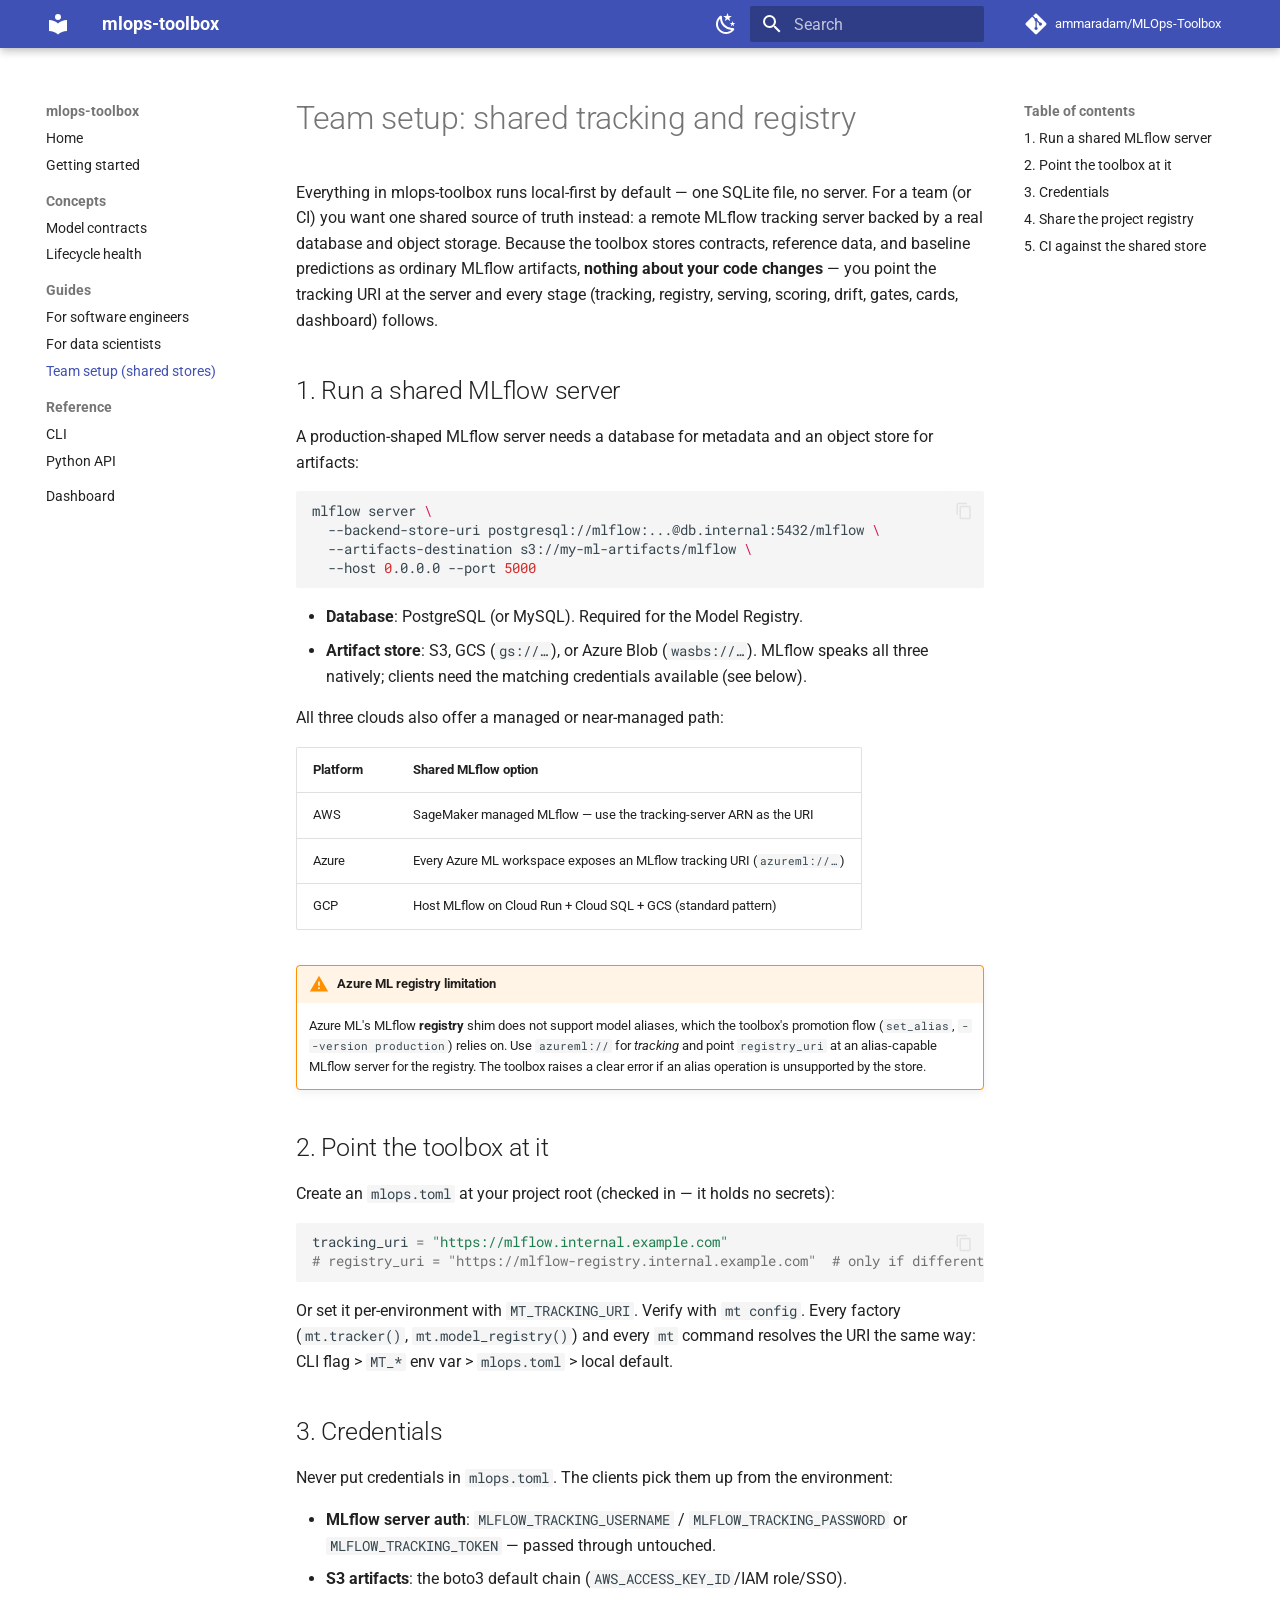
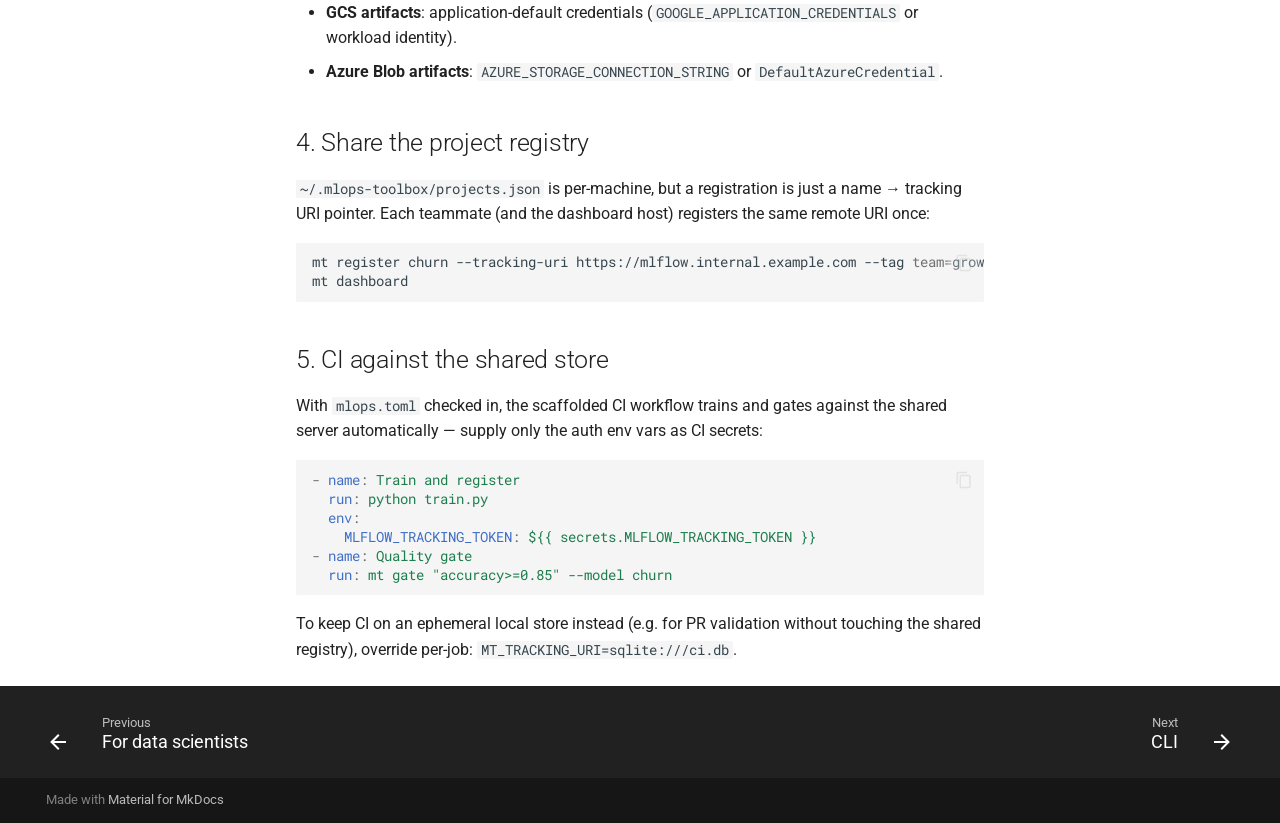
<file: guides/team-setup/index.html>
<!doctype html>
<html lang="en" class="no-js">
  <head>
    
      <meta charset="utf-8">
      <meta name="viewport" content="width=device-width,initial-scale=1">
      
        <meta name="description" content="Composable, backend-agnostic building blocks for the end-to-end ML lifecycle.">
      
      
      
        <link rel="canonical" href="https://ammaradam.github.io/MLOps-Toolbox/guides/team-setup/">
      
      
        <link rel="prev" href="../data-scientists/">
      
      
        <link rel="next" href="../../reference/cli/">
      
      
        
      
      
      <link rel="icon" href="../../assets/images/favicon.png">
      <meta name="generator" content="mkdocs-1.6.1, mkdocs-material-9.7.6">
    
    
      
        <title>Team setup (shared stores) - mlops-toolbox</title>
      
    
    
      <link rel="stylesheet" href="../../assets/stylesheets/main.484c7ddc.min.css">
      
        
        <link rel="stylesheet" href="../../assets/stylesheets/palette.ab4e12ef.min.css">
      
      


    
    
      
    
    
      
        
        
        <link rel="preconnect" href="https://fonts.gstatic.com" crossorigin>
        <link rel="stylesheet" href="https://fonts.googleapis.com/css?family=Roboto:300,300i,400,400i,700,700i%7CRoboto+Mono:400,400i,700,700i&display=fallback">
        <style>:root{--md-text-font:"Roboto";--md-code-font:"Roboto Mono"}</style>
      
    
    
    <script>__md_scope=new URL("../..",location),__md_hash=e=>[...e].reduce(((e,_)=>(e<<5)-e+_.charCodeAt(0)),0),__md_get=(e,_=localStorage,t=__md_scope)=>JSON.parse(_.getItem(t.pathname+"."+e)),__md_set=(e,_,t=localStorage,a=__md_scope)=>{try{t.setItem(a.pathname+"."+e,JSON.stringify(_))}catch(e){}}</script>
    
      

    
    
  </head>
  
  
    
    
      
    
    
    
    
    <body dir="ltr" data-md-color-scheme="default" data-md-color-primary="indigo" data-md-color-accent="indigo">
  
    
    <input class="md-toggle" data-md-toggle="drawer" type="checkbox" id="__drawer" autocomplete="off">
    <input class="md-toggle" data-md-toggle="search" type="checkbox" id="__search" autocomplete="off">
    <label class="md-overlay" for="__drawer"></label>
    <div data-md-component="skip">
      
        
        <a href="#team-setup-shared-tracking-and-registry" class="md-skip">
          Skip to content
        </a>
      
    </div>
    <div data-md-component="announce">
      
    </div>
    
    
      

  

<header class="md-header md-header--shadow" data-md-component="header">
  <nav class="md-header__inner md-grid" aria-label="Header">
    <a href="../.." title="mlops-toolbox" class="md-header__button md-logo" aria-label="mlops-toolbox" data-md-component="logo">
      
  
  <svg xmlns="http://www.w3.org/2000/svg" viewBox="0 0 24 24"><path d="M12 8a3 3 0 0 0 3-3 3 3 0 0 0-3-3 3 3 0 0 0-3 3 3 3 0 0 0 3 3m0 3.54C9.64 9.35 6.5 8 3 8v11c3.5 0 6.64 1.35 9 3.54 2.36-2.19 5.5-3.54 9-3.54V8c-3.5 0-6.64 1.35-9 3.54"/></svg>

    </a>
    <label class="md-header__button md-icon" for="__drawer">
      
      <svg xmlns="http://www.w3.org/2000/svg" viewBox="0 0 24 24"><path d="M3 6h18v2H3zm0 5h18v2H3zm0 5h18v2H3z"/></svg>
    </label>
    <div class="md-header__title" data-md-component="header-title">
      <div class="md-header__ellipsis">
        <div class="md-header__topic">
          <span class="md-ellipsis">
            mlops-toolbox
          </span>
        </div>
        <div class="md-header__topic" data-md-component="header-topic">
          <span class="md-ellipsis">
            
              Team setup (shared stores)
            
          </span>
        </div>
      </div>
    </div>
    
      
        <form class="md-header__option" data-md-component="palette">
  
    
    
    
    <input class="md-option" data-md-color-media="(prefers-color-scheme: light)" data-md-color-scheme="default" data-md-color-primary="indigo" data-md-color-accent="indigo"  aria-label="Switch to dark mode"  type="radio" name="__palette" id="__palette_0">
    
      <label class="md-header__button md-icon" title="Switch to dark mode" for="__palette_1" hidden>
        <svg xmlns="http://www.w3.org/2000/svg" viewBox="0 0 24 24"><path d="m17.75 4.09-2.53 1.94.91 3.06-2.63-1.81-2.63 1.81.91-3.06-2.53-1.94L12.44 4l1.06-3 1.06 3zm3.5 6.91-1.64 1.25.59 1.98-1.7-1.17-1.7 1.17.59-1.98L15.75 11l2.06-.05L18.5 9l.69 1.95zm-2.28 4.95c.83-.08 1.72 1.1 1.19 1.85-.32.45-.66.87-1.08 1.27C15.17 23 8.84 23 4.94 19.07c-3.91-3.9-3.91-10.24 0-14.14.4-.4.82-.76 1.27-1.08.75-.53 1.93.36 1.85 1.19-.27 2.86.69 5.83 2.89 8.02a9.96 9.96 0 0 0 8.02 2.89m-1.64 2.02a12.08 12.08 0 0 1-7.8-3.47c-2.17-2.19-3.33-5-3.49-7.82-2.81 3.14-2.7 7.96.31 10.98 3.02 3.01 7.84 3.12 10.98.31"/></svg>
      </label>
    
  
    
    
    
    <input class="md-option" data-md-color-media="(prefers-color-scheme: dark)" data-md-color-scheme="slate" data-md-color-primary="indigo" data-md-color-accent="indigo"  aria-label="Switch to light mode"  type="radio" name="__palette" id="__palette_1">
    
      <label class="md-header__button md-icon" title="Switch to light mode" for="__palette_0" hidden>
        <svg xmlns="http://www.w3.org/2000/svg" viewBox="0 0 24 24"><path d="M12 7a5 5 0 0 1 5 5 5 5 0 0 1-5 5 5 5 0 0 1-5-5 5 5 0 0 1 5-5m0 2a3 3 0 0 0-3 3 3 3 0 0 0 3 3 3 3 0 0 0 3-3 3 3 0 0 0-3-3m0-7 2.39 3.42C13.65 5.15 12.84 5 12 5s-1.65.15-2.39.42zM3.34 7l4.16-.35A7.2 7.2 0 0 0 5.94 8.5c-.44.74-.69 1.5-.83 2.29zm.02 10 1.76-3.77a7.131 7.131 0 0 0 2.38 4.14zM20.65 7l-1.77 3.79a7.02 7.02 0 0 0-2.38-4.15zm-.01 10-4.14.36c.59-.51 1.12-1.14 1.54-1.86.42-.73.69-1.5.83-2.29zM12 22l-2.41-3.44c.74.27 1.55.44 2.41.44.82 0 1.63-.17 2.37-.44z"/></svg>
      </label>
    
  
</form>
      
    
    
      <script>var palette=__md_get("__palette");if(palette&&palette.color){if("(prefers-color-scheme)"===palette.color.media){var media=matchMedia("(prefers-color-scheme: light)"),input=document.querySelector(media.matches?"[data-md-color-media='(prefers-color-scheme: light)']":"[data-md-color-media='(prefers-color-scheme: dark)']");palette.color.media=input.getAttribute("data-md-color-media"),palette.color.scheme=input.getAttribute("data-md-color-scheme"),palette.color.primary=input.getAttribute("data-md-color-primary"),palette.color.accent=input.getAttribute("data-md-color-accent")}for(var[key,value]of Object.entries(palette.color))document.body.setAttribute("data-md-color-"+key,value)}</script>
    
    
    
      
      
        <label class="md-header__button md-icon" for="__search">
          
          <svg xmlns="http://www.w3.org/2000/svg" viewBox="0 0 24 24"><path d="M9.5 3A6.5 6.5 0 0 1 16 9.5c0 1.61-.59 3.09-1.56 4.23l.27.27h.79l5 5-1.5 1.5-5-5v-.79l-.27-.27A6.52 6.52 0 0 1 9.5 16 6.5 6.5 0 0 1 3 9.5 6.5 6.5 0 0 1 9.5 3m0 2C7 5 5 7 5 9.5S7 14 9.5 14 14 12 14 9.5 12 5 9.5 5"/></svg>
        </label>
        <div class="md-search" data-md-component="search" role="dialog">
  <label class="md-search__overlay" for="__search"></label>
  <div class="md-search__inner" role="search">
    <form class="md-search__form" name="search">
      <input type="text" class="md-search__input" name="query" aria-label="Search" placeholder="Search" autocapitalize="off" autocorrect="off" autocomplete="off" spellcheck="false" data-md-component="search-query" required>
      <label class="md-search__icon md-icon" for="__search">
        
        <svg xmlns="http://www.w3.org/2000/svg" viewBox="0 0 24 24"><path d="M9.5 3A6.5 6.5 0 0 1 16 9.5c0 1.61-.59 3.09-1.56 4.23l.27.27h.79l5 5-1.5 1.5-5-5v-.79l-.27-.27A6.52 6.52 0 0 1 9.5 16 6.5 6.5 0 0 1 3 9.5 6.5 6.5 0 0 1 9.5 3m0 2C7 5 5 7 5 9.5S7 14 9.5 14 14 12 14 9.5 12 5 9.5 5"/></svg>
        
        <svg xmlns="http://www.w3.org/2000/svg" viewBox="0 0 24 24"><path d="M20 11v2H8l5.5 5.5-1.42 1.42L4.16 12l7.92-7.92L13.5 5.5 8 11z"/></svg>
      </label>
      <nav class="md-search__options" aria-label="Search">
        
        <button type="reset" class="md-search__icon md-icon" title="Clear" aria-label="Clear" tabindex="-1">
          
          <svg xmlns="http://www.w3.org/2000/svg" viewBox="0 0 24 24"><path d="M19 6.41 17.59 5 12 10.59 6.41 5 5 6.41 10.59 12 5 17.59 6.41 19 12 13.41 17.59 19 19 17.59 13.41 12z"/></svg>
        </button>
      </nav>
      
    </form>
    <div class="md-search__output">
      <div class="md-search__scrollwrap" tabindex="0" data-md-scrollfix>
        <div class="md-search-result" data-md-component="search-result">
          <div class="md-search-result__meta">
            Initializing search
          </div>
          <ol class="md-search-result__list" role="presentation"></ol>
        </div>
      </div>
    </div>
  </div>
</div>
      
    
    
      <div class="md-header__source">
        <a href="https://github.com/ammaradam/MLOps-Toolbox" title="Go to repository" class="md-source" data-md-component="source">
  <div class="md-source__icon md-icon">
    
    <svg xmlns="http://www.w3.org/2000/svg" viewBox="0 0 448 512"><!--! Font Awesome Free 7.1.0 by @fontawesome - https://fontawesome.com License - https://fontawesome.com/license/free (Icons: CC BY 4.0, Fonts: SIL OFL 1.1, Code: MIT License) Copyright 2025 Fonticons, Inc.--><path d="M439.6 236.1 244 40.5c-5.4-5.5-12.8-8.5-20.4-8.5s-15 3-20.4 8.4L162.5 81l51.5 51.5c27.1-9.1 52.7 16.8 43.4 43.7l49.7 49.7c34.2-11.8 61.2 31 35.5 56.7-26.5 26.5-70.2-2.9-56-37.3L240.3 199v121.9c25.3 12.5 22.3 41.8 9.1 55-6.4 6.4-15.2 10.1-24.3 10.1s-17.8-3.6-24.3-10.1c-17.6-17.6-11.1-46.9 11.2-56v-123c-20.8-8.5-24.6-30.7-18.6-45L142.6 101 8.5 235.1C3 240.6 0 247.9 0 255.5s3 15 8.5 20.4l195.6 195.7c5.4 5.4 12.7 8.4 20.4 8.4s15-3 20.4-8.4l194.7-194.7c5.4-5.4 8.4-12.8 8.4-20.4s-3-15-8.4-20.4"/></svg>
  </div>
  <div class="md-source__repository">
    ammaradam/MLOps-Toolbox
  </div>
</a>
      </div>
    
  </nav>
  
</header>
    
    <div class="md-container" data-md-component="container">
      
      
        
          
        
      
      <main class="md-main" data-md-component="main">
        <div class="md-main__inner md-grid">
          
            
              
              <div class="md-sidebar md-sidebar--primary" data-md-component="sidebar" data-md-type="navigation" >
                <div class="md-sidebar__scrollwrap">
                  <div class="md-sidebar__inner">
                    



<nav class="md-nav md-nav--primary" aria-label="Navigation" data-md-level="0">
  <label class="md-nav__title" for="__drawer">
    <a href="../.." title="mlops-toolbox" class="md-nav__button md-logo" aria-label="mlops-toolbox" data-md-component="logo">
      
  
  <svg xmlns="http://www.w3.org/2000/svg" viewBox="0 0 24 24"><path d="M12 8a3 3 0 0 0 3-3 3 3 0 0 0-3-3 3 3 0 0 0-3 3 3 3 0 0 0 3 3m0 3.54C9.64 9.35 6.5 8 3 8v11c3.5 0 6.64 1.35 9 3.54 2.36-2.19 5.5-3.54 9-3.54V8c-3.5 0-6.64 1.35-9 3.54"/></svg>

    </a>
    mlops-toolbox
  </label>
  
    <div class="md-nav__source">
      <a href="https://github.com/ammaradam/MLOps-Toolbox" title="Go to repository" class="md-source" data-md-component="source">
  <div class="md-source__icon md-icon">
    
    <svg xmlns="http://www.w3.org/2000/svg" viewBox="0 0 448 512"><!--! Font Awesome Free 7.1.0 by @fontawesome - https://fontawesome.com License - https://fontawesome.com/license/free (Icons: CC BY 4.0, Fonts: SIL OFL 1.1, Code: MIT License) Copyright 2025 Fonticons, Inc.--><path d="M439.6 236.1 244 40.5c-5.4-5.5-12.8-8.5-20.4-8.5s-15 3-20.4 8.4L162.5 81l51.5 51.5c27.1-9.1 52.7 16.8 43.4 43.7l49.7 49.7c34.2-11.8 61.2 31 35.5 56.7-26.5 26.5-70.2-2.9-56-37.3L240.3 199v121.9c25.3 12.5 22.3 41.8 9.1 55-6.4 6.4-15.2 10.1-24.3 10.1s-17.8-3.6-24.3-10.1c-17.6-17.6-11.1-46.9 11.2-56v-123c-20.8-8.5-24.6-30.7-18.6-45L142.6 101 8.5 235.1C3 240.6 0 247.9 0 255.5s3 15 8.5 20.4l195.6 195.7c5.4 5.4 12.7 8.4 20.4 8.4s15-3 20.4-8.4l194.7-194.7c5.4-5.4 8.4-12.8 8.4-20.4s-3-15-8.4-20.4"/></svg>
  </div>
  <div class="md-source__repository">
    ammaradam/MLOps-Toolbox
  </div>
</a>
    </div>
  
  <ul class="md-nav__list" data-md-scrollfix>
    
      
      
  
  
  
  
    <li class="md-nav__item">
      <a href="../.." class="md-nav__link">
        
  
  
  <span class="md-ellipsis">
    
  
    Home
  

    
  </span>
  
  

      </a>
    </li>
  

    
      
      
  
  
  
  
    <li class="md-nav__item">
      <a href="../../getting-started/" class="md-nav__link">
        
  
  
  <span class="md-ellipsis">
    
  
    Getting started
  

    
  </span>
  
  

      </a>
    </li>
  

    
      
      
  
  
  
  
    
    
    
    
      
        
        
      
    
    
    <li class="md-nav__item md-nav__item--section md-nav__item--nested">
      
        
        
        <input class="md-nav__toggle md-toggle " type="checkbox" id="__nav_3" >
        
          
          <label class="md-nav__link" for="__nav_3" id="__nav_3_label" tabindex="">
            
  
  
  <span class="md-ellipsis">
    
  
    Concepts
  

    
  </span>
  
  

            <span class="md-nav__icon md-icon"></span>
          </label>
        
        <nav class="md-nav" data-md-level="1" aria-labelledby="__nav_3_label" aria-expanded="false">
          <label class="md-nav__title" for="__nav_3">
            <span class="md-nav__icon md-icon"></span>
            
  
    Concepts
  

          </label>
          <ul class="md-nav__list" data-md-scrollfix>
            
              
                
  
  
  
  
    <li class="md-nav__item">
      <a href="../../concepts/contracts/" class="md-nav__link">
        
  
  
  <span class="md-ellipsis">
    
  
    Model contracts
  

    
  </span>
  
  

      </a>
    </li>
  

              
            
              
                
  
  
  
  
    <li class="md-nav__item">
      <a href="../../concepts/lifecycle-health/" class="md-nav__link">
        
  
  
  <span class="md-ellipsis">
    
  
    Lifecycle health
  

    
  </span>
  
  

      </a>
    </li>
  

              
            
          </ul>
        </nav>
      
    </li>
  

    
      
      
  
  
    
  
  
  
    
    
    
    
      
        
        
      
    
    
    <li class="md-nav__item md-nav__item--active md-nav__item--section md-nav__item--nested">
      
        
        
        <input class="md-nav__toggle md-toggle " type="checkbox" id="__nav_4" checked>
        
          
          <label class="md-nav__link" for="__nav_4" id="__nav_4_label" tabindex="">
            
  
  
  <span class="md-ellipsis">
    
  
    Guides
  

    
  </span>
  
  

            <span class="md-nav__icon md-icon"></span>
          </label>
        
        <nav class="md-nav" data-md-level="1" aria-labelledby="__nav_4_label" aria-expanded="true">
          <label class="md-nav__title" for="__nav_4">
            <span class="md-nav__icon md-icon"></span>
            
  
    Guides
  

          </label>
          <ul class="md-nav__list" data-md-scrollfix>
            
              
                
  
  
  
  
    <li class="md-nav__item">
      <a href="../software-engineers/" class="md-nav__link">
        
  
  
  <span class="md-ellipsis">
    
  
    For software engineers
  

    
  </span>
  
  

      </a>
    </li>
  

              
            
              
                
  
  
  
  
    <li class="md-nav__item">
      <a href="../data-scientists/" class="md-nav__link">
        
  
  
  <span class="md-ellipsis">
    
  
    For data scientists
  

    
  </span>
  
  

      </a>
    </li>
  

              
            
              
                
  
  
    
  
  
  
    <li class="md-nav__item md-nav__item--active">
      
      <input class="md-nav__toggle md-toggle" type="checkbox" id="__toc">
      
      
        
      
      
        <label class="md-nav__link md-nav__link--active" for="__toc">
          
  
  
  <span class="md-ellipsis">
    
  
    Team setup (shared stores)
  

    
  </span>
  
  

          <span class="md-nav__icon md-icon"></span>
        </label>
      
      <a href="./" class="md-nav__link md-nav__link--active">
        
  
  
  <span class="md-ellipsis">
    
  
    Team setup (shared stores)
  

    
  </span>
  
  

      </a>
      
        

<nav class="md-nav md-nav--secondary" aria-label="Table of contents">
  
  
  
    
  
  
    <label class="md-nav__title" for="__toc">
      <span class="md-nav__icon md-icon"></span>
      Table of contents
    </label>
    <ul class="md-nav__list" data-md-component="toc" data-md-scrollfix>
      
        <li class="md-nav__item">
  <a href="#1-run-a-shared-mlflow-server" class="md-nav__link">
    <span class="md-ellipsis">
      
        1. Run a shared MLflow server
      
    </span>
  </a>
  
</li>
      
        <li class="md-nav__item">
  <a href="#2-point-the-toolbox-at-it" class="md-nav__link">
    <span class="md-ellipsis">
      
        2. Point the toolbox at it
      
    </span>
  </a>
  
</li>
      
        <li class="md-nav__item">
  <a href="#3-credentials" class="md-nav__link">
    <span class="md-ellipsis">
      
        3. Credentials
      
    </span>
  </a>
  
</li>
      
        <li class="md-nav__item">
  <a href="#4-share-the-project-registry" class="md-nav__link">
    <span class="md-ellipsis">
      
        4. Share the project registry
      
    </span>
  </a>
  
</li>
      
        <li class="md-nav__item">
  <a href="#5-ci-against-the-shared-store" class="md-nav__link">
    <span class="md-ellipsis">
      
        5. CI against the shared store
      
    </span>
  </a>
  
</li>
      
    </ul>
  
</nav>
      
    </li>
  

              
            
          </ul>
        </nav>
      
    </li>
  

    
      
      
  
  
  
  
    
    
    
    
      
        
        
      
    
    
    <li class="md-nav__item md-nav__item--section md-nav__item--nested">
      
        
        
        <input class="md-nav__toggle md-toggle " type="checkbox" id="__nav_5" >
        
          
          <label class="md-nav__link" for="__nav_5" id="__nav_5_label" tabindex="">
            
  
  
  <span class="md-ellipsis">
    
  
    Reference
  

    
  </span>
  
  

            <span class="md-nav__icon md-icon"></span>
          </label>
        
        <nav class="md-nav" data-md-level="1" aria-labelledby="__nav_5_label" aria-expanded="false">
          <label class="md-nav__title" for="__nav_5">
            <span class="md-nav__icon md-icon"></span>
            
  
    Reference
  

          </label>
          <ul class="md-nav__list" data-md-scrollfix>
            
              
                
  
  
  
  
    <li class="md-nav__item">
      <a href="../../reference/cli/" class="md-nav__link">
        
  
  
  <span class="md-ellipsis">
    
  
    CLI
  

    
  </span>
  
  

      </a>
    </li>
  

              
            
              
                
  
  
  
  
    <li class="md-nav__item">
      <a href="../../reference/python-api/" class="md-nav__link">
        
  
  
  <span class="md-ellipsis">
    
  
    Python API
  

    
  </span>
  
  

      </a>
    </li>
  

              
            
          </ul>
        </nav>
      
    </li>
  

    
      
      
  
  
  
  
    <li class="md-nav__item">
      <a href="../../dashboard/" class="md-nav__link">
        
  
  
  <span class="md-ellipsis">
    
  
    Dashboard
  

    
  </span>
  
  

      </a>
    </li>
  

    
  </ul>
</nav>
                  </div>
                </div>
              </div>
            
            
              
              <div class="md-sidebar md-sidebar--secondary" data-md-component="sidebar" data-md-type="toc" >
                <div class="md-sidebar__scrollwrap">
                  <div class="md-sidebar__inner">
                    

<nav class="md-nav md-nav--secondary" aria-label="Table of contents">
  
  
  
    
  
  
    <label class="md-nav__title" for="__toc">
      <span class="md-nav__icon md-icon"></span>
      Table of contents
    </label>
    <ul class="md-nav__list" data-md-component="toc" data-md-scrollfix>
      
        <li class="md-nav__item">
  <a href="#1-run-a-shared-mlflow-server" class="md-nav__link">
    <span class="md-ellipsis">
      
        1. Run a shared MLflow server
      
    </span>
  </a>
  
</li>
      
        <li class="md-nav__item">
  <a href="#2-point-the-toolbox-at-it" class="md-nav__link">
    <span class="md-ellipsis">
      
        2. Point the toolbox at it
      
    </span>
  </a>
  
</li>
      
        <li class="md-nav__item">
  <a href="#3-credentials" class="md-nav__link">
    <span class="md-ellipsis">
      
        3. Credentials
      
    </span>
  </a>
  
</li>
      
        <li class="md-nav__item">
  <a href="#4-share-the-project-registry" class="md-nav__link">
    <span class="md-ellipsis">
      
        4. Share the project registry
      
    </span>
  </a>
  
</li>
      
        <li class="md-nav__item">
  <a href="#5-ci-against-the-shared-store" class="md-nav__link">
    <span class="md-ellipsis">
      
        5. CI against the shared store
      
    </span>
  </a>
  
</li>
      
    </ul>
  
</nav>
                  </div>
                </div>
              </div>
            
          
          
            <div class="md-content" data-md-component="content">
              
              <article class="md-content__inner md-typeset">
                
                  


  
  


<h1 id="team-setup-shared-tracking-and-registry">Team setup: shared tracking and registry<a class="headerlink" href="#team-setup-shared-tracking-and-registry" title="Permanent link">&para;</a></h1>
<p>Everything in mlops-toolbox runs local-first by default — one SQLite file, no
server. For a team (or CI) you want one shared source of truth instead: a
remote MLflow tracking server backed by a real database and object storage.
Because the toolbox stores contracts, reference data, and baseline
predictions as ordinary MLflow artifacts, <strong>nothing about your code changes</strong>
— you point the tracking URI at the server and every stage (tracking,
registry, serving, scoring, drift, gates, cards, dashboard) follows.</p>
<h2 id="1-run-a-shared-mlflow-server">1. Run a shared MLflow server<a class="headerlink" href="#1-run-a-shared-mlflow-server" title="Permanent link">&para;</a></h2>
<p>A production-shaped MLflow server needs a database for metadata and an object
store for artifacts:</p>
<div class="highlight"><pre><span></span><code>mlflow<span class="w"> </span>server<span class="w"> </span><span class="se">\</span>
<span class="w">  </span>--backend-store-uri<span class="w"> </span>postgresql://mlflow:...@db.internal:5432/mlflow<span class="w"> </span><span class="se">\</span>
<span class="w">  </span>--artifacts-destination<span class="w"> </span>s3://my-ml-artifacts/mlflow<span class="w"> </span><span class="se">\</span>
<span class="w">  </span>--host<span class="w"> </span><span class="m">0</span>.0.0.0<span class="w"> </span>--port<span class="w"> </span><span class="m">5000</span>
</code></pre></div>
<ul>
<li><strong>Database</strong>: PostgreSQL (or MySQL). Required for the Model Registry.</li>
<li><strong>Artifact store</strong>: S3, GCS (<code>gs://…</code>), or Azure Blob
  (<code>wasbs://…</code>). MLflow speaks all three natively; clients need the matching
  credentials available (see below).</li>
</ul>
<p>All three clouds also offer a managed or near-managed path:</p>
<table>
<thead>
<tr>
<th>Platform</th>
<th>Shared MLflow option</th>
</tr>
</thead>
<tbody>
<tr>
<td>AWS</td>
<td>SageMaker managed MLflow — use the tracking-server ARN as the URI</td>
</tr>
<tr>
<td>Azure</td>
<td>Every Azure ML workspace exposes an MLflow tracking URI (<code>azureml://…</code>)</td>
</tr>
<tr>
<td>GCP</td>
<td>Host MLflow on Cloud Run + Cloud SQL + GCS (standard pattern)</td>
</tr>
</tbody>
</table>
<div class="admonition warning">
<p class="admonition-title">Azure ML registry limitation</p>
<p>Azure ML's MLflow <strong>registry</strong> shim does not support model aliases, which
the toolbox's promotion flow (<code>set_alias</code>, <code>--version production</code>) relies
on. Use <code>azureml://</code> for <em>tracking</em> and point <code>registry_uri</code> at an
alias-capable MLflow server for the registry. The toolbox raises a clear
error if an alias operation is unsupported by the store.</p>
</div>
<h2 id="2-point-the-toolbox-at-it">2. Point the toolbox at it<a class="headerlink" href="#2-point-the-toolbox-at-it" title="Permanent link">&para;</a></h2>
<p>Create an <code>mlops.toml</code> at your project root (checked in — it holds no
secrets):</p>
<div class="highlight"><pre><span></span><code><span class="n">tracking_uri</span><span class="w"> </span><span class="o">=</span><span class="w"> </span><span class="s2">&quot;https://mlflow.internal.example.com&quot;</span>
<span class="c1"># registry_uri = &quot;https://mlflow-registry.internal.example.com&quot;  # only if different</span>
</code></pre></div>
<p>Or set it per-environment with <code>MT_TRACKING_URI</code>. Verify with <code>mt config</code>.
Every factory (<code>mt.tracker()</code>, <code>mt.model_registry()</code>) and every <code>mt</code> command
resolves the URI the same way: CLI flag &gt; <code>MT_*</code> env var &gt; <code>mlops.toml</code> &gt;
local default.</p>
<h2 id="3-credentials">3. Credentials<a class="headerlink" href="#3-credentials" title="Permanent link">&para;</a></h2>
<p>Never put credentials in <code>mlops.toml</code>. The clients pick them up from the
environment:</p>
<ul>
<li><strong>MLflow server auth</strong>: <code>MLFLOW_TRACKING_USERNAME</code> / <code>MLFLOW_TRACKING_PASSWORD</code>
  or <code>MLFLOW_TRACKING_TOKEN</code> — passed through untouched.</li>
<li><strong>S3 artifacts</strong>: the boto3 default chain (<code>AWS_ACCESS_KEY_ID</code>/IAM role/SSO).</li>
<li><strong>GCS artifacts</strong>: application-default credentials
  (<code>GOOGLE_APPLICATION_CREDENTIALS</code> or workload identity).</li>
<li><strong>Azure Blob artifacts</strong>: <code>AZURE_STORAGE_CONNECTION_STRING</code> or
  <code>DefaultAzureCredential</code>.</li>
</ul>
<h2 id="4-share-the-project-registry">4. Share the project registry<a class="headerlink" href="#4-share-the-project-registry" title="Permanent link">&para;</a></h2>
<p><code>~/.mlops-toolbox/projects.json</code> is per-machine, but a registration is just a
name → tracking URI pointer. Each teammate (and the dashboard host) registers
the same remote URI once:</p>
<div class="highlight"><pre><span></span><code>mt<span class="w"> </span>register<span class="w"> </span>churn<span class="w"> </span>--tracking-uri<span class="w"> </span>https://mlflow.internal.example.com<span class="w"> </span>--tag<span class="w"> </span><span class="nv">team</span><span class="o">=</span>growth
mt<span class="w"> </span>dashboard
</code></pre></div>
<h2 id="5-ci-against-the-shared-store">5. CI against the shared store<a class="headerlink" href="#5-ci-against-the-shared-store" title="Permanent link">&para;</a></h2>
<p>With <code>mlops.toml</code> checked in, the scaffolded CI workflow trains and gates
against the shared server automatically — supply only the auth env vars as CI
secrets:</p>
<div class="highlight"><pre><span></span><code><span class="p p-Indicator">-</span><span class="w"> </span><span class="nt">name</span><span class="p">:</span><span class="w"> </span><span class="l l-Scalar l-Scalar-Plain">Train and register</span>
<span class="w">  </span><span class="nt">run</span><span class="p">:</span><span class="w"> </span><span class="l l-Scalar l-Scalar-Plain">python train.py</span>
<span class="w">  </span><span class="nt">env</span><span class="p">:</span>
<span class="w">    </span><span class="nt">MLFLOW_TRACKING_TOKEN</span><span class="p">:</span><span class="w"> </span><span class="l l-Scalar l-Scalar-Plain">${{ secrets.MLFLOW_TRACKING_TOKEN }}</span>
<span class="p p-Indicator">-</span><span class="w"> </span><span class="nt">name</span><span class="p">:</span><span class="w"> </span><span class="l l-Scalar l-Scalar-Plain">Quality gate</span>
<span class="w">  </span><span class="nt">run</span><span class="p">:</span><span class="w"> </span><span class="l l-Scalar l-Scalar-Plain">mt gate &quot;accuracy&gt;=0.85&quot; --model churn</span>
</code></pre></div>
<p>To keep CI on an ephemeral local store instead (e.g. for PR validation
without touching the shared registry), override per-job:
<code>MT_TRACKING_URI=sqlite:///ci.db</code>.</p>












                
              </article>
            </div>
          
          
  <script>var tabs=__md_get("__tabs");if(Array.isArray(tabs))e:for(var set of document.querySelectorAll(".tabbed-set")){var labels=set.querySelector(".tabbed-labels");for(var tab of tabs)for(var label of labels.getElementsByTagName("label"))if(label.innerText.trim()===tab){var input=document.getElementById(label.htmlFor);input.checked=!0;continue e}}</script>

<script>var target=document.getElementById(location.hash.slice(1));target&&target.name&&(target.checked=target.name.startsWith("__tabbed_"))</script>
        </div>
        
      </main>
      
        <footer class="md-footer">
  
    
      
      <nav class="md-footer__inner md-grid" aria-label="Footer" >
        
          
          <a href="../data-scientists/" class="md-footer__link md-footer__link--prev" aria-label="Previous: For data scientists">
            <div class="md-footer__button md-icon">
              
              <svg xmlns="http://www.w3.org/2000/svg" viewBox="0 0 24 24"><path d="M20 11v2H8l5.5 5.5-1.42 1.42L4.16 12l7.92-7.92L13.5 5.5 8 11z"/></svg>
            </div>
            <div class="md-footer__title">
              <span class="md-footer__direction">
                Previous
              </span>
              <div class="md-ellipsis">
                For data scientists
              </div>
            </div>
          </a>
        
        
          
          <a href="../../reference/cli/" class="md-footer__link md-footer__link--next" aria-label="Next: CLI">
            <div class="md-footer__title">
              <span class="md-footer__direction">
                Next
              </span>
              <div class="md-ellipsis">
                CLI
              </div>
            </div>
            <div class="md-footer__button md-icon">
              
              <svg xmlns="http://www.w3.org/2000/svg" viewBox="0 0 24 24"><path d="M4 11v2h12l-5.5 5.5 1.42 1.42L19.84 12l-7.92-7.92L10.5 5.5 16 11z"/></svg>
            </div>
          </a>
        
      </nav>
    
  
  <div class="md-footer-meta md-typeset">
    <div class="md-footer-meta__inner md-grid">
      <div class="md-copyright">
  
  
    Made with
    <a href="https://squidfunk.github.io/mkdocs-material/" target="_blank" rel="noopener">
      Material for MkDocs
    </a>
  
</div>
      
    </div>
  </div>
</footer>
      
    </div>
    <div class="md-dialog" data-md-component="dialog">
      <div class="md-dialog__inner md-typeset"></div>
    </div>
    
    
    
      
      
      <script id="__config" type="application/json">{"annotate": null, "base": "../..", "features": ["navigation.sections", "navigation.footer", "content.code.copy", "content.tabs.link"], "search": "../../assets/javascripts/workers/search.2c215733.min.js", "tags": null, "translations": {"clipboard.copied": "Copied to clipboard", "clipboard.copy": "Copy to clipboard", "search.result.more.one": "1 more on this page", "search.result.more.other": "# more on this page", "search.result.none": "No matching documents", "search.result.one": "1 matching document", "search.result.other": "# matching documents", "search.result.placeholder": "Type to start searching", "search.result.term.missing": "Missing", "select.version": "Select version"}, "version": null}</script>
    
    
      <script src="../../assets/javascripts/bundle.79ae519e.min.js"></script>
      
    
  </body>
</html>
</file>
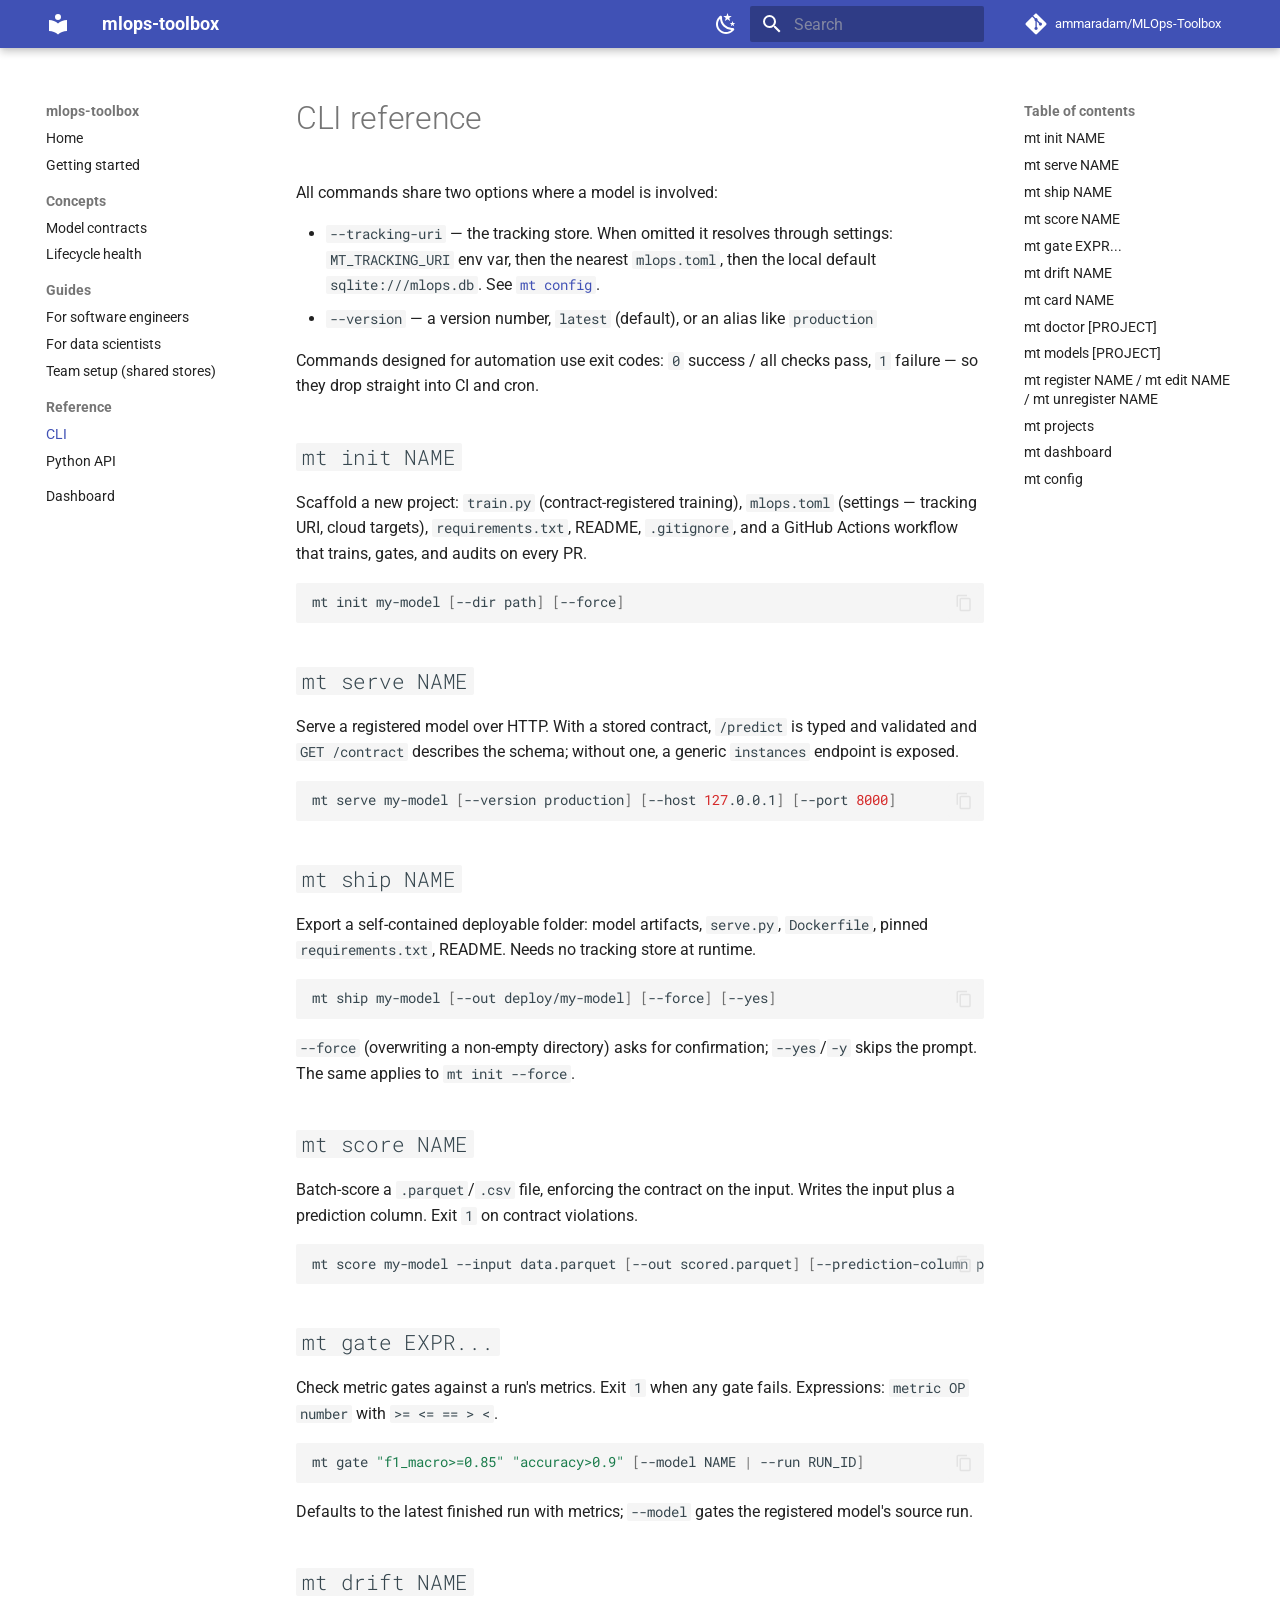
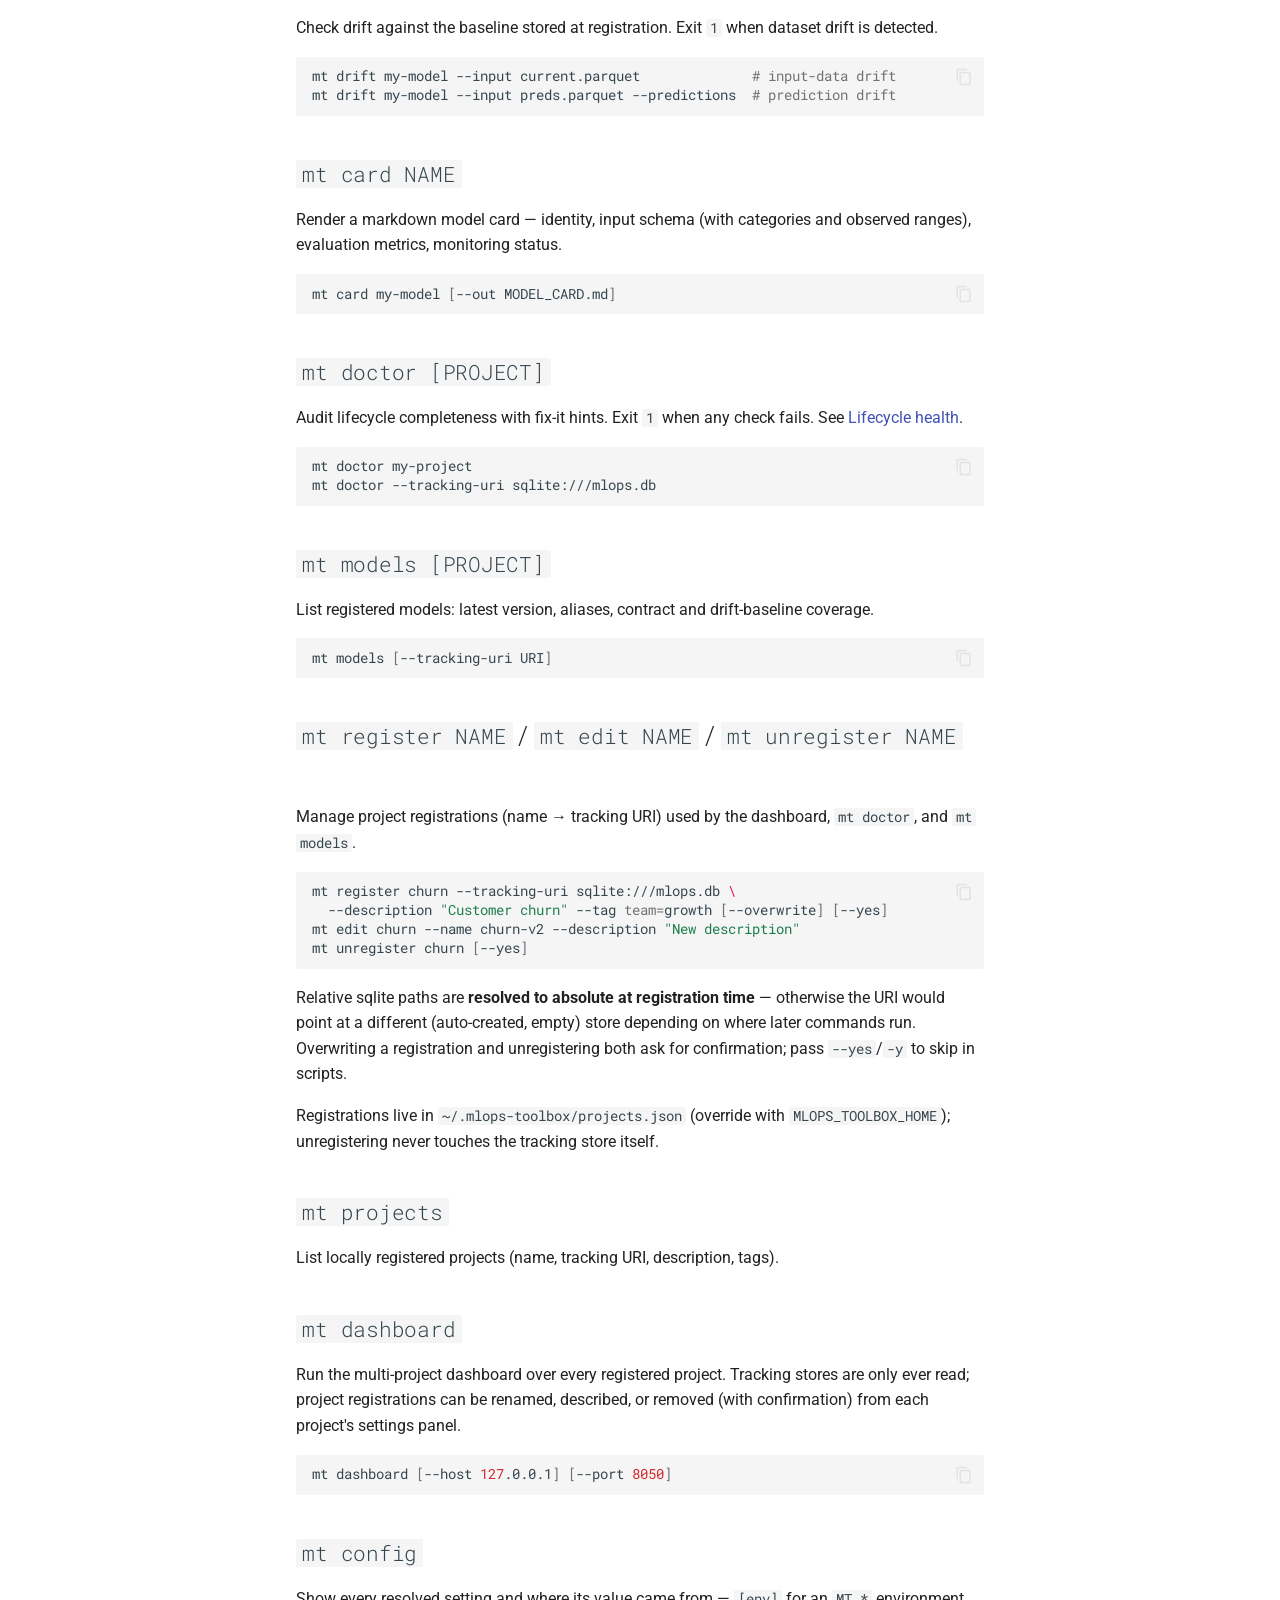
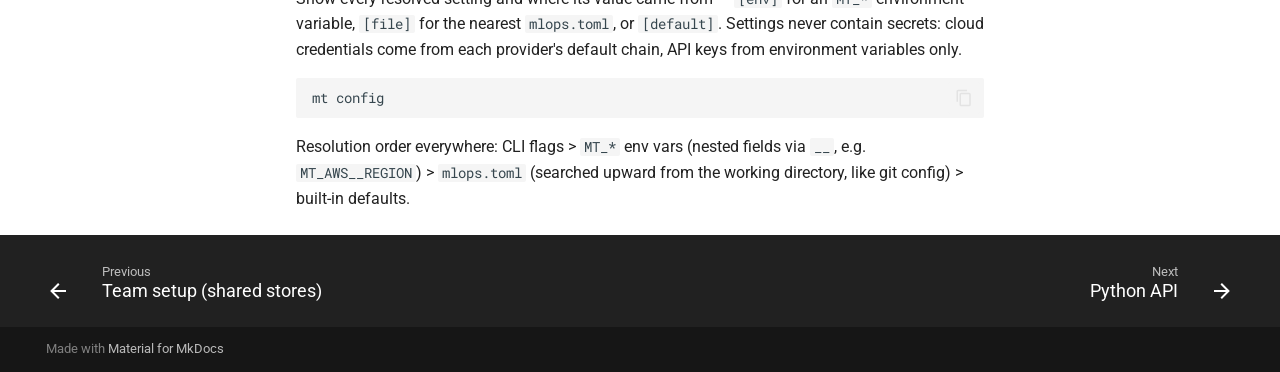
<file: reference/cli/index.html>
<!doctype html>
<html lang="en" class="no-js">
  <head>
    
      <meta charset="utf-8">
      <meta name="viewport" content="width=device-width,initial-scale=1">
      
        <meta name="description" content="Composable, backend-agnostic building blocks for the end-to-end ML lifecycle.">
      
      
      
        <link rel="canonical" href="https://ammaradam.github.io/MLOps-Toolbox/reference/cli/">
      
      
        <link rel="prev" href="../../guides/team-setup/">
      
      
        <link rel="next" href="../python-api/">
      
      
        
      
      
      <link rel="icon" href="../../assets/images/favicon.png">
      <meta name="generator" content="mkdocs-1.6.1, mkdocs-material-9.7.6">
    
    
      
        <title>CLI - mlops-toolbox</title>
      
    
    
      <link rel="stylesheet" href="../../assets/stylesheets/main.484c7ddc.min.css">
      
        
        <link rel="stylesheet" href="../../assets/stylesheets/palette.ab4e12ef.min.css">
      
      


    
    
      
    
    
      
        
        
        <link rel="preconnect" href="https://fonts.gstatic.com" crossorigin>
        <link rel="stylesheet" href="https://fonts.googleapis.com/css?family=Roboto:300,300i,400,400i,700,700i%7CRoboto+Mono:400,400i,700,700i&display=fallback">
        <style>:root{--md-text-font:"Roboto";--md-code-font:"Roboto Mono"}</style>
      
    
    
    <script>__md_scope=new URL("../..",location),__md_hash=e=>[...e].reduce(((e,_)=>(e<<5)-e+_.charCodeAt(0)),0),__md_get=(e,_=localStorage,t=__md_scope)=>JSON.parse(_.getItem(t.pathname+"."+e)),__md_set=(e,_,t=localStorage,a=__md_scope)=>{try{t.setItem(a.pathname+"."+e,JSON.stringify(_))}catch(e){}}</script>
    
      

    
    
  </head>
  
  
    
    
      
    
    
    
    
    <body dir="ltr" data-md-color-scheme="default" data-md-color-primary="indigo" data-md-color-accent="indigo">
  
    
    <input class="md-toggle" data-md-toggle="drawer" type="checkbox" id="__drawer" autocomplete="off">
    <input class="md-toggle" data-md-toggle="search" type="checkbox" id="__search" autocomplete="off">
    <label class="md-overlay" for="__drawer"></label>
    <div data-md-component="skip">
      
        
        <a href="#cli-reference" class="md-skip">
          Skip to content
        </a>
      
    </div>
    <div data-md-component="announce">
      
    </div>
    
    
      

  

<header class="md-header md-header--shadow" data-md-component="header">
  <nav class="md-header__inner md-grid" aria-label="Header">
    <a href="../.." title="mlops-toolbox" class="md-header__button md-logo" aria-label="mlops-toolbox" data-md-component="logo">
      
  
  <svg xmlns="http://www.w3.org/2000/svg" viewBox="0 0 24 24"><path d="M12 8a3 3 0 0 0 3-3 3 3 0 0 0-3-3 3 3 0 0 0-3 3 3 3 0 0 0 3 3m0 3.54C9.64 9.35 6.5 8 3 8v11c3.5 0 6.64 1.35 9 3.54 2.36-2.19 5.5-3.54 9-3.54V8c-3.5 0-6.64 1.35-9 3.54"/></svg>

    </a>
    <label class="md-header__button md-icon" for="__drawer">
      
      <svg xmlns="http://www.w3.org/2000/svg" viewBox="0 0 24 24"><path d="M3 6h18v2H3zm0 5h18v2H3zm0 5h18v2H3z"/></svg>
    </label>
    <div class="md-header__title" data-md-component="header-title">
      <div class="md-header__ellipsis">
        <div class="md-header__topic">
          <span class="md-ellipsis">
            mlops-toolbox
          </span>
        </div>
        <div class="md-header__topic" data-md-component="header-topic">
          <span class="md-ellipsis">
            
              CLI
            
          </span>
        </div>
      </div>
    </div>
    
      
        <form class="md-header__option" data-md-component="palette">
  
    
    
    
    <input class="md-option" data-md-color-media="(prefers-color-scheme: light)" data-md-color-scheme="default" data-md-color-primary="indigo" data-md-color-accent="indigo"  aria-label="Switch to dark mode"  type="radio" name="__palette" id="__palette_0">
    
      <label class="md-header__button md-icon" title="Switch to dark mode" for="__palette_1" hidden>
        <svg xmlns="http://www.w3.org/2000/svg" viewBox="0 0 24 24"><path d="m17.75 4.09-2.53 1.94.91 3.06-2.63-1.81-2.63 1.81.91-3.06-2.53-1.94L12.44 4l1.06-3 1.06 3zm3.5 6.91-1.64 1.25.59 1.98-1.7-1.17-1.7 1.17.59-1.98L15.75 11l2.06-.05L18.5 9l.69 1.95zm-2.28 4.95c.83-.08 1.72 1.1 1.19 1.85-.32.45-.66.87-1.08 1.27C15.17 23 8.84 23 4.94 19.07c-3.91-3.9-3.91-10.24 0-14.14.4-.4.82-.76 1.27-1.08.75-.53 1.93.36 1.85 1.19-.27 2.86.69 5.83 2.89 8.02a9.96 9.96 0 0 0 8.02 2.89m-1.64 2.02a12.08 12.08 0 0 1-7.8-3.47c-2.17-2.19-3.33-5-3.49-7.82-2.81 3.14-2.7 7.96.31 10.98 3.02 3.01 7.84 3.12 10.98.31"/></svg>
      </label>
    
  
    
    
    
    <input class="md-option" data-md-color-media="(prefers-color-scheme: dark)" data-md-color-scheme="slate" data-md-color-primary="indigo" data-md-color-accent="indigo"  aria-label="Switch to light mode"  type="radio" name="__palette" id="__palette_1">
    
      <label class="md-header__button md-icon" title="Switch to light mode" for="__palette_0" hidden>
        <svg xmlns="http://www.w3.org/2000/svg" viewBox="0 0 24 24"><path d="M12 7a5 5 0 0 1 5 5 5 5 0 0 1-5 5 5 5 0 0 1-5-5 5 5 0 0 1 5-5m0 2a3 3 0 0 0-3 3 3 3 0 0 0 3 3 3 3 0 0 0 3-3 3 3 0 0 0-3-3m0-7 2.39 3.42C13.65 5.15 12.84 5 12 5s-1.65.15-2.39.42zM3.34 7l4.16-.35A7.2 7.2 0 0 0 5.94 8.5c-.44.74-.69 1.5-.83 2.29zm.02 10 1.76-3.77a7.131 7.131 0 0 0 2.38 4.14zM20.65 7l-1.77 3.79a7.02 7.02 0 0 0-2.38-4.15zm-.01 10-4.14.36c.59-.51 1.12-1.14 1.54-1.86.42-.73.69-1.5.83-2.29zM12 22l-2.41-3.44c.74.27 1.55.44 2.41.44.82 0 1.63-.17 2.37-.44z"/></svg>
      </label>
    
  
</form>
      
    
    
      <script>var palette=__md_get("__palette");if(palette&&palette.color){if("(prefers-color-scheme)"===palette.color.media){var media=matchMedia("(prefers-color-scheme: light)"),input=document.querySelector(media.matches?"[data-md-color-media='(prefers-color-scheme: light)']":"[data-md-color-media='(prefers-color-scheme: dark)']");palette.color.media=input.getAttribute("data-md-color-media"),palette.color.scheme=input.getAttribute("data-md-color-scheme"),palette.color.primary=input.getAttribute("data-md-color-primary"),palette.color.accent=input.getAttribute("data-md-color-accent")}for(var[key,value]of Object.entries(palette.color))document.body.setAttribute("data-md-color-"+key,value)}</script>
    
    
    
      
      
        <label class="md-header__button md-icon" for="__search">
          
          <svg xmlns="http://www.w3.org/2000/svg" viewBox="0 0 24 24"><path d="M9.5 3A6.5 6.5 0 0 1 16 9.5c0 1.61-.59 3.09-1.56 4.23l.27.27h.79l5 5-1.5 1.5-5-5v-.79l-.27-.27A6.52 6.52 0 0 1 9.5 16 6.5 6.5 0 0 1 3 9.5 6.5 6.5 0 0 1 9.5 3m0 2C7 5 5 7 5 9.5S7 14 9.5 14 14 12 14 9.5 12 5 9.5 5"/></svg>
        </label>
        <div class="md-search" data-md-component="search" role="dialog">
  <label class="md-search__overlay" for="__search"></label>
  <div class="md-search__inner" role="search">
    <form class="md-search__form" name="search">
      <input type="text" class="md-search__input" name="query" aria-label="Search" placeholder="Search" autocapitalize="off" autocorrect="off" autocomplete="off" spellcheck="false" data-md-component="search-query" required>
      <label class="md-search__icon md-icon" for="__search">
        
        <svg xmlns="http://www.w3.org/2000/svg" viewBox="0 0 24 24"><path d="M9.5 3A6.5 6.5 0 0 1 16 9.5c0 1.61-.59 3.09-1.56 4.23l.27.27h.79l5 5-1.5 1.5-5-5v-.79l-.27-.27A6.52 6.52 0 0 1 9.5 16 6.5 6.5 0 0 1 3 9.5 6.5 6.5 0 0 1 9.5 3m0 2C7 5 5 7 5 9.5S7 14 9.5 14 14 12 14 9.5 12 5 9.5 5"/></svg>
        
        <svg xmlns="http://www.w3.org/2000/svg" viewBox="0 0 24 24"><path d="M20 11v2H8l5.5 5.5-1.42 1.42L4.16 12l7.92-7.92L13.5 5.5 8 11z"/></svg>
      </label>
      <nav class="md-search__options" aria-label="Search">
        
        <button type="reset" class="md-search__icon md-icon" title="Clear" aria-label="Clear" tabindex="-1">
          
          <svg xmlns="http://www.w3.org/2000/svg" viewBox="0 0 24 24"><path d="M19 6.41 17.59 5 12 10.59 6.41 5 5 6.41 10.59 12 5 17.59 6.41 19 12 13.41 17.59 19 19 17.59 13.41 12z"/></svg>
        </button>
      </nav>
      
    </form>
    <div class="md-search__output">
      <div class="md-search__scrollwrap" tabindex="0" data-md-scrollfix>
        <div class="md-search-result" data-md-component="search-result">
          <div class="md-search-result__meta">
            Initializing search
          </div>
          <ol class="md-search-result__list" role="presentation"></ol>
        </div>
      </div>
    </div>
  </div>
</div>
      
    
    
      <div class="md-header__source">
        <a href="https://github.com/ammaradam/MLOps-Toolbox" title="Go to repository" class="md-source" data-md-component="source">
  <div class="md-source__icon md-icon">
    
    <svg xmlns="http://www.w3.org/2000/svg" viewBox="0 0 448 512"><!--! Font Awesome Free 7.1.0 by @fontawesome - https://fontawesome.com License - https://fontawesome.com/license/free (Icons: CC BY 4.0, Fonts: SIL OFL 1.1, Code: MIT License) Copyright 2025 Fonticons, Inc.--><path d="M439.6 236.1 244 40.5c-5.4-5.5-12.8-8.5-20.4-8.5s-15 3-20.4 8.4L162.5 81l51.5 51.5c27.1-9.1 52.7 16.8 43.4 43.7l49.7 49.7c34.2-11.8 61.2 31 35.5 56.7-26.5 26.5-70.2-2.9-56-37.3L240.3 199v121.9c25.3 12.5 22.3 41.8 9.1 55-6.4 6.4-15.2 10.1-24.3 10.1s-17.8-3.6-24.3-10.1c-17.6-17.6-11.1-46.9 11.2-56v-123c-20.8-8.5-24.6-30.7-18.6-45L142.6 101 8.5 235.1C3 240.6 0 247.9 0 255.5s3 15 8.5 20.4l195.6 195.7c5.4 5.4 12.7 8.4 20.4 8.4s15-3 20.4-8.4l194.7-194.7c5.4-5.4 8.4-12.8 8.4-20.4s-3-15-8.4-20.4"/></svg>
  </div>
  <div class="md-source__repository">
    ammaradam/MLOps-Toolbox
  </div>
</a>
      </div>
    
  </nav>
  
</header>
    
    <div class="md-container" data-md-component="container">
      
      
        
          
        
      
      <main class="md-main" data-md-component="main">
        <div class="md-main__inner md-grid">
          
            
              
              <div class="md-sidebar md-sidebar--primary" data-md-component="sidebar" data-md-type="navigation" >
                <div class="md-sidebar__scrollwrap">
                  <div class="md-sidebar__inner">
                    



<nav class="md-nav md-nav--primary" aria-label="Navigation" data-md-level="0">
  <label class="md-nav__title" for="__drawer">
    <a href="../.." title="mlops-toolbox" class="md-nav__button md-logo" aria-label="mlops-toolbox" data-md-component="logo">
      
  
  <svg xmlns="http://www.w3.org/2000/svg" viewBox="0 0 24 24"><path d="M12 8a3 3 0 0 0 3-3 3 3 0 0 0-3-3 3 3 0 0 0-3 3 3 3 0 0 0 3 3m0 3.54C9.64 9.35 6.5 8 3 8v11c3.5 0 6.64 1.35 9 3.54 2.36-2.19 5.5-3.54 9-3.54V8c-3.5 0-6.64 1.35-9 3.54"/></svg>

    </a>
    mlops-toolbox
  </label>
  
    <div class="md-nav__source">
      <a href="https://github.com/ammaradam/MLOps-Toolbox" title="Go to repository" class="md-source" data-md-component="source">
  <div class="md-source__icon md-icon">
    
    <svg xmlns="http://www.w3.org/2000/svg" viewBox="0 0 448 512"><!--! Font Awesome Free 7.1.0 by @fontawesome - https://fontawesome.com License - https://fontawesome.com/license/free (Icons: CC BY 4.0, Fonts: SIL OFL 1.1, Code: MIT License) Copyright 2025 Fonticons, Inc.--><path d="M439.6 236.1 244 40.5c-5.4-5.5-12.8-8.5-20.4-8.5s-15 3-20.4 8.4L162.5 81l51.5 51.5c27.1-9.1 52.7 16.8 43.4 43.7l49.7 49.7c34.2-11.8 61.2 31 35.5 56.7-26.5 26.5-70.2-2.9-56-37.3L240.3 199v121.9c25.3 12.5 22.3 41.8 9.1 55-6.4 6.4-15.2 10.1-24.3 10.1s-17.8-3.6-24.3-10.1c-17.6-17.6-11.1-46.9 11.2-56v-123c-20.8-8.5-24.6-30.7-18.6-45L142.6 101 8.5 235.1C3 240.6 0 247.9 0 255.5s3 15 8.5 20.4l195.6 195.7c5.4 5.4 12.7 8.4 20.4 8.4s15-3 20.4-8.4l194.7-194.7c5.4-5.4 8.4-12.8 8.4-20.4s-3-15-8.4-20.4"/></svg>
  </div>
  <div class="md-source__repository">
    ammaradam/MLOps-Toolbox
  </div>
</a>
    </div>
  
  <ul class="md-nav__list" data-md-scrollfix>
    
      
      
  
  
  
  
    <li class="md-nav__item">
      <a href="../.." class="md-nav__link">
        
  
  
  <span class="md-ellipsis">
    
  
    Home
  

    
  </span>
  
  

      </a>
    </li>
  

    
      
      
  
  
  
  
    <li class="md-nav__item">
      <a href="../../getting-started/" class="md-nav__link">
        
  
  
  <span class="md-ellipsis">
    
  
    Getting started
  

    
  </span>
  
  

      </a>
    </li>
  

    
      
      
  
  
  
  
    
    
    
    
      
        
        
      
    
    
    <li class="md-nav__item md-nav__item--section md-nav__item--nested">
      
        
        
        <input class="md-nav__toggle md-toggle " type="checkbox" id="__nav_3" >
        
          
          <label class="md-nav__link" for="__nav_3" id="__nav_3_label" tabindex="">
            
  
  
  <span class="md-ellipsis">
    
  
    Concepts
  

    
  </span>
  
  

            <span class="md-nav__icon md-icon"></span>
          </label>
        
        <nav class="md-nav" data-md-level="1" aria-labelledby="__nav_3_label" aria-expanded="false">
          <label class="md-nav__title" for="__nav_3">
            <span class="md-nav__icon md-icon"></span>
            
  
    Concepts
  

          </label>
          <ul class="md-nav__list" data-md-scrollfix>
            
              
                
  
  
  
  
    <li class="md-nav__item">
      <a href="../../concepts/contracts/" class="md-nav__link">
        
  
  
  <span class="md-ellipsis">
    
  
    Model contracts
  

    
  </span>
  
  

      </a>
    </li>
  

              
            
              
                
  
  
  
  
    <li class="md-nav__item">
      <a href="../../concepts/lifecycle-health/" class="md-nav__link">
        
  
  
  <span class="md-ellipsis">
    
  
    Lifecycle health
  

    
  </span>
  
  

      </a>
    </li>
  

              
            
          </ul>
        </nav>
      
    </li>
  

    
      
      
  
  
  
  
    
    
    
    
      
        
        
      
    
    
    <li class="md-nav__item md-nav__item--section md-nav__item--nested">
      
        
        
        <input class="md-nav__toggle md-toggle " type="checkbox" id="__nav_4" >
        
          
          <label class="md-nav__link" for="__nav_4" id="__nav_4_label" tabindex="">
            
  
  
  <span class="md-ellipsis">
    
  
    Guides
  

    
  </span>
  
  

            <span class="md-nav__icon md-icon"></span>
          </label>
        
        <nav class="md-nav" data-md-level="1" aria-labelledby="__nav_4_label" aria-expanded="false">
          <label class="md-nav__title" for="__nav_4">
            <span class="md-nav__icon md-icon"></span>
            
  
    Guides
  

          </label>
          <ul class="md-nav__list" data-md-scrollfix>
            
              
                
  
  
  
  
    <li class="md-nav__item">
      <a href="../../guides/software-engineers/" class="md-nav__link">
        
  
  
  <span class="md-ellipsis">
    
  
    For software engineers
  

    
  </span>
  
  

      </a>
    </li>
  

              
            
              
                
  
  
  
  
    <li class="md-nav__item">
      <a href="../../guides/data-scientists/" class="md-nav__link">
        
  
  
  <span class="md-ellipsis">
    
  
    For data scientists
  

    
  </span>
  
  

      </a>
    </li>
  

              
            
              
                
  
  
  
  
    <li class="md-nav__item">
      <a href="../../guides/team-setup/" class="md-nav__link">
        
  
  
  <span class="md-ellipsis">
    
  
    Team setup (shared stores)
  

    
  </span>
  
  

      </a>
    </li>
  

              
            
          </ul>
        </nav>
      
    </li>
  

    
      
      
  
  
    
  
  
  
    
    
    
    
      
        
        
      
    
    
    <li class="md-nav__item md-nav__item--active md-nav__item--section md-nav__item--nested">
      
        
        
        <input class="md-nav__toggle md-toggle " type="checkbox" id="__nav_5" checked>
        
          
          <label class="md-nav__link" for="__nav_5" id="__nav_5_label" tabindex="">
            
  
  
  <span class="md-ellipsis">
    
  
    Reference
  

    
  </span>
  
  

            <span class="md-nav__icon md-icon"></span>
          </label>
        
        <nav class="md-nav" data-md-level="1" aria-labelledby="__nav_5_label" aria-expanded="true">
          <label class="md-nav__title" for="__nav_5">
            <span class="md-nav__icon md-icon"></span>
            
  
    Reference
  

          </label>
          <ul class="md-nav__list" data-md-scrollfix>
            
              
                
  
  
    
  
  
  
    <li class="md-nav__item md-nav__item--active">
      
      <input class="md-nav__toggle md-toggle" type="checkbox" id="__toc">
      
      
        
      
      
        <label class="md-nav__link md-nav__link--active" for="__toc">
          
  
  
  <span class="md-ellipsis">
    
  
    CLI
  

    
  </span>
  
  

          <span class="md-nav__icon md-icon"></span>
        </label>
      
      <a href="./" class="md-nav__link md-nav__link--active">
        
  
  
  <span class="md-ellipsis">
    
  
    CLI
  

    
  </span>
  
  

      </a>
      
        

<nav class="md-nav md-nav--secondary" aria-label="Table of contents">
  
  
  
    
  
  
    <label class="md-nav__title" for="__toc">
      <span class="md-nav__icon md-icon"></span>
      Table of contents
    </label>
    <ul class="md-nav__list" data-md-component="toc" data-md-scrollfix>
      
        <li class="md-nav__item">
  <a href="#mt-init-name" class="md-nav__link">
    <span class="md-ellipsis">
      
        mt init NAME
      
    </span>
  </a>
  
</li>
      
        <li class="md-nav__item">
  <a href="#mt-serve-name" class="md-nav__link">
    <span class="md-ellipsis">
      
        mt serve NAME
      
    </span>
  </a>
  
</li>
      
        <li class="md-nav__item">
  <a href="#mt-ship-name" class="md-nav__link">
    <span class="md-ellipsis">
      
        mt ship NAME
      
    </span>
  </a>
  
</li>
      
        <li class="md-nav__item">
  <a href="#mt-score-name" class="md-nav__link">
    <span class="md-ellipsis">
      
        mt score NAME
      
    </span>
  </a>
  
</li>
      
        <li class="md-nav__item">
  <a href="#mt-gate-expr" class="md-nav__link">
    <span class="md-ellipsis">
      
        mt gate EXPR...
      
    </span>
  </a>
  
</li>
      
        <li class="md-nav__item">
  <a href="#mt-drift-name" class="md-nav__link">
    <span class="md-ellipsis">
      
        mt drift NAME
      
    </span>
  </a>
  
</li>
      
        <li class="md-nav__item">
  <a href="#mt-card-name" class="md-nav__link">
    <span class="md-ellipsis">
      
        mt card NAME
      
    </span>
  </a>
  
</li>
      
        <li class="md-nav__item">
  <a href="#mt-doctor-project" class="md-nav__link">
    <span class="md-ellipsis">
      
        mt doctor [PROJECT]
      
    </span>
  </a>
  
</li>
      
        <li class="md-nav__item">
  <a href="#mt-models-project" class="md-nav__link">
    <span class="md-ellipsis">
      
        mt models [PROJECT]
      
    </span>
  </a>
  
</li>
      
        <li class="md-nav__item">
  <a href="#mt-register-name-mt-edit-name-mt-unregister-name" class="md-nav__link">
    <span class="md-ellipsis">
      
        mt register NAME / mt edit NAME / mt unregister NAME
      
    </span>
  </a>
  
</li>
      
        <li class="md-nav__item">
  <a href="#mt-projects" class="md-nav__link">
    <span class="md-ellipsis">
      
        mt projects
      
    </span>
  </a>
  
</li>
      
        <li class="md-nav__item">
  <a href="#mt-dashboard" class="md-nav__link">
    <span class="md-ellipsis">
      
        mt dashboard
      
    </span>
  </a>
  
</li>
      
        <li class="md-nav__item">
  <a href="#mt-config" class="md-nav__link">
    <span class="md-ellipsis">
      
        mt config
      
    </span>
  </a>
  
</li>
      
    </ul>
  
</nav>
      
    </li>
  

              
            
              
                
  
  
  
  
    <li class="md-nav__item">
      <a href="../python-api/" class="md-nav__link">
        
  
  
  <span class="md-ellipsis">
    
  
    Python API
  

    
  </span>
  
  

      </a>
    </li>
  

              
            
          </ul>
        </nav>
      
    </li>
  

    
      
      
  
  
  
  
    <li class="md-nav__item">
      <a href="../../dashboard/" class="md-nav__link">
        
  
  
  <span class="md-ellipsis">
    
  
    Dashboard
  

    
  </span>
  
  

      </a>
    </li>
  

    
  </ul>
</nav>
                  </div>
                </div>
              </div>
            
            
              
              <div class="md-sidebar md-sidebar--secondary" data-md-component="sidebar" data-md-type="toc" >
                <div class="md-sidebar__scrollwrap">
                  <div class="md-sidebar__inner">
                    

<nav class="md-nav md-nav--secondary" aria-label="Table of contents">
  
  
  
    
  
  
    <label class="md-nav__title" for="__toc">
      <span class="md-nav__icon md-icon"></span>
      Table of contents
    </label>
    <ul class="md-nav__list" data-md-component="toc" data-md-scrollfix>
      
        <li class="md-nav__item">
  <a href="#mt-init-name" class="md-nav__link">
    <span class="md-ellipsis">
      
        mt init NAME
      
    </span>
  </a>
  
</li>
      
        <li class="md-nav__item">
  <a href="#mt-serve-name" class="md-nav__link">
    <span class="md-ellipsis">
      
        mt serve NAME
      
    </span>
  </a>
  
</li>
      
        <li class="md-nav__item">
  <a href="#mt-ship-name" class="md-nav__link">
    <span class="md-ellipsis">
      
        mt ship NAME
      
    </span>
  </a>
  
</li>
      
        <li class="md-nav__item">
  <a href="#mt-score-name" class="md-nav__link">
    <span class="md-ellipsis">
      
        mt score NAME
      
    </span>
  </a>
  
</li>
      
        <li class="md-nav__item">
  <a href="#mt-gate-expr" class="md-nav__link">
    <span class="md-ellipsis">
      
        mt gate EXPR...
      
    </span>
  </a>
  
</li>
      
        <li class="md-nav__item">
  <a href="#mt-drift-name" class="md-nav__link">
    <span class="md-ellipsis">
      
        mt drift NAME
      
    </span>
  </a>
  
</li>
      
        <li class="md-nav__item">
  <a href="#mt-card-name" class="md-nav__link">
    <span class="md-ellipsis">
      
        mt card NAME
      
    </span>
  </a>
  
</li>
      
        <li class="md-nav__item">
  <a href="#mt-doctor-project" class="md-nav__link">
    <span class="md-ellipsis">
      
        mt doctor [PROJECT]
      
    </span>
  </a>
  
</li>
      
        <li class="md-nav__item">
  <a href="#mt-models-project" class="md-nav__link">
    <span class="md-ellipsis">
      
        mt models [PROJECT]
      
    </span>
  </a>
  
</li>
      
        <li class="md-nav__item">
  <a href="#mt-register-name-mt-edit-name-mt-unregister-name" class="md-nav__link">
    <span class="md-ellipsis">
      
        mt register NAME / mt edit NAME / mt unregister NAME
      
    </span>
  </a>
  
</li>
      
        <li class="md-nav__item">
  <a href="#mt-projects" class="md-nav__link">
    <span class="md-ellipsis">
      
        mt projects
      
    </span>
  </a>
  
</li>
      
        <li class="md-nav__item">
  <a href="#mt-dashboard" class="md-nav__link">
    <span class="md-ellipsis">
      
        mt dashboard
      
    </span>
  </a>
  
</li>
      
        <li class="md-nav__item">
  <a href="#mt-config" class="md-nav__link">
    <span class="md-ellipsis">
      
        mt config
      
    </span>
  </a>
  
</li>
      
    </ul>
  
</nav>
                  </div>
                </div>
              </div>
            
          
          
            <div class="md-content" data-md-component="content">
              
              <article class="md-content__inner md-typeset">
                
                  


  
  


<h1 id="cli-reference">CLI reference<a class="headerlink" href="#cli-reference" title="Permanent link">&para;</a></h1>
<p>All commands share two options where a model is involved:</p>
<ul>
<li><code>--tracking-uri</code> — the tracking store. When omitted it resolves through
  settings: <code>MT_TRACKING_URI</code> env var, then the nearest <code>mlops.toml</code>, then
  the local default <code>sqlite:///mlops.db</code>. See <a href="#mt-config"><code>mt config</code></a>.</li>
<li><code>--version</code> — a version number, <code>latest</code> (default), or an alias like <code>production</code></li>
</ul>
<p>Commands designed for automation use exit codes: <code>0</code> success / all checks
pass, <code>1</code> failure — so they drop straight into CI and cron.</p>
<h2 id="mt-init-name"><code>mt init NAME</code><a class="headerlink" href="#mt-init-name" title="Permanent link">&para;</a></h2>
<p>Scaffold a new project: <code>train.py</code> (contract-registered training),
<code>mlops.toml</code> (settings — tracking URI, cloud targets), <code>requirements.txt</code>,
README, <code>.gitignore</code>, and a GitHub Actions workflow that trains, gates, and
audits on every PR.</p>
<div class="highlight"><pre><span></span><code>mt<span class="w"> </span>init<span class="w"> </span>my-model<span class="w"> </span><span class="o">[</span>--dir<span class="w"> </span>path<span class="o">]</span><span class="w"> </span><span class="o">[</span>--force<span class="o">]</span>
</code></pre></div>
<h2 id="mt-serve-name"><code>mt serve NAME</code><a class="headerlink" href="#mt-serve-name" title="Permanent link">&para;</a></h2>
<p>Serve a registered model over HTTP. With a stored contract, <code>/predict</code> is
typed and validated and <code>GET /contract</code> describes the schema; without one, a
generic <code>instances</code> endpoint is exposed.</p>
<div class="highlight"><pre><span></span><code>mt<span class="w"> </span>serve<span class="w"> </span>my-model<span class="w"> </span><span class="o">[</span>--version<span class="w"> </span>production<span class="o">]</span><span class="w"> </span><span class="o">[</span>--host<span class="w"> </span><span class="m">127</span>.0.0.1<span class="o">]</span><span class="w"> </span><span class="o">[</span>--port<span class="w"> </span><span class="m">8000</span><span class="o">]</span>
</code></pre></div>
<h2 id="mt-ship-name"><code>mt ship NAME</code><a class="headerlink" href="#mt-ship-name" title="Permanent link">&para;</a></h2>
<p>Export a self-contained deployable folder: model artifacts, <code>serve.py</code>,
<code>Dockerfile</code>, pinned <code>requirements.txt</code>, README. Needs no tracking store at
runtime.</p>
<div class="highlight"><pre><span></span><code>mt<span class="w"> </span>ship<span class="w"> </span>my-model<span class="w"> </span><span class="o">[</span>--out<span class="w"> </span>deploy/my-model<span class="o">]</span><span class="w"> </span><span class="o">[</span>--force<span class="o">]</span><span class="w"> </span><span class="o">[</span>--yes<span class="o">]</span>
</code></pre></div>
<p><code>--force</code> (overwriting a non-empty directory) asks for confirmation;
<code>--yes</code>/<code>-y</code> skips the prompt. The same applies to <code>mt init --force</code>.</p>
<h2 id="mt-score-name"><code>mt score NAME</code><a class="headerlink" href="#mt-score-name" title="Permanent link">&para;</a></h2>
<p>Batch-score a <code>.parquet</code>/<code>.csv</code> file, enforcing the contract on the input.
Writes the input plus a prediction column. Exit <code>1</code> on contract violations.</p>
<div class="highlight"><pre><span></span><code>mt<span class="w"> </span>score<span class="w"> </span>my-model<span class="w"> </span>--input<span class="w"> </span>data.parquet<span class="w"> </span><span class="o">[</span>--out<span class="w"> </span>scored.parquet<span class="o">]</span><span class="w"> </span><span class="o">[</span>--prediction-column<span class="w"> </span>pred<span class="o">]</span>
</code></pre></div>
<h2 id="mt-gate-expr"><code>mt gate EXPR...</code><a class="headerlink" href="#mt-gate-expr" title="Permanent link">&para;</a></h2>
<p>Check metric gates against a run's metrics. Exit <code>1</code> when any gate fails.
Expressions: <code>metric OP number</code> with <code>&gt;= &lt;= == &gt; &lt;</code>.</p>
<div class="highlight"><pre><span></span><code>mt<span class="w"> </span>gate<span class="w"> </span><span class="s2">&quot;f1_macro&gt;=0.85&quot;</span><span class="w"> </span><span class="s2">&quot;accuracy&gt;0.9&quot;</span><span class="w"> </span><span class="o">[</span>--model<span class="w"> </span>NAME<span class="w"> </span><span class="p">|</span><span class="w"> </span>--run<span class="w"> </span>RUN_ID<span class="o">]</span>
</code></pre></div>
<p>Defaults to the latest finished run with metrics; <code>--model</code> gates the
registered model's source run.</p>
<h2 id="mt-drift-name"><code>mt drift NAME</code><a class="headerlink" href="#mt-drift-name" title="Permanent link">&para;</a></h2>
<p>Check drift against the baseline stored at registration. Exit <code>1</code> when
dataset drift is detected.</p>
<div class="highlight"><pre><span></span><code>mt<span class="w"> </span>drift<span class="w"> </span>my-model<span class="w"> </span>--input<span class="w"> </span>current.parquet<span class="w">              </span><span class="c1"># input-data drift</span>
mt<span class="w"> </span>drift<span class="w"> </span>my-model<span class="w"> </span>--input<span class="w"> </span>preds.parquet<span class="w"> </span>--predictions<span class="w">  </span><span class="c1"># prediction drift</span>
</code></pre></div>
<h2 id="mt-card-name"><code>mt card NAME</code><a class="headerlink" href="#mt-card-name" title="Permanent link">&para;</a></h2>
<p>Render a markdown model card — identity, input schema (with categories and
observed ranges), evaluation metrics, monitoring status.</p>
<div class="highlight"><pre><span></span><code>mt<span class="w"> </span>card<span class="w"> </span>my-model<span class="w"> </span><span class="o">[</span>--out<span class="w"> </span>MODEL_CARD.md<span class="o">]</span>
</code></pre></div>
<h2 id="mt-doctor-project"><code>mt doctor [PROJECT]</code><a class="headerlink" href="#mt-doctor-project" title="Permanent link">&para;</a></h2>
<p>Audit lifecycle completeness with fix-it hints. Exit <code>1</code> when any check
fails. See <a href="../../concepts/lifecycle-health/">Lifecycle health</a>.</p>
<div class="highlight"><pre><span></span><code>mt<span class="w"> </span>doctor<span class="w"> </span>my-project
mt<span class="w"> </span>doctor<span class="w"> </span>--tracking-uri<span class="w"> </span>sqlite:///mlops.db
</code></pre></div>
<h2 id="mt-models-project"><code>mt models [PROJECT]</code><a class="headerlink" href="#mt-models-project" title="Permanent link">&para;</a></h2>
<p>List registered models: latest version, aliases, contract and drift-baseline
coverage.</p>
<div class="highlight"><pre><span></span><code>mt<span class="w"> </span>models<span class="w"> </span><span class="o">[</span>--tracking-uri<span class="w"> </span>URI<span class="o">]</span>
</code></pre></div>
<h2 id="mt-register-name-mt-edit-name-mt-unregister-name"><code>mt register NAME</code> / <code>mt edit NAME</code> / <code>mt unregister NAME</code><a class="headerlink" href="#mt-register-name-mt-edit-name-mt-unregister-name" title="Permanent link">&para;</a></h2>
<p>Manage project registrations (name → tracking URI) used by the dashboard,
<code>mt doctor</code>, and <code>mt models</code>.</p>
<div class="highlight"><pre><span></span><code>mt<span class="w"> </span>register<span class="w"> </span>churn<span class="w"> </span>--tracking-uri<span class="w"> </span>sqlite:///mlops.db<span class="w"> </span><span class="se">\</span>
<span class="w">  </span>--description<span class="w"> </span><span class="s2">&quot;Customer churn&quot;</span><span class="w"> </span>--tag<span class="w"> </span><span class="nv">team</span><span class="o">=</span>growth<span class="w"> </span><span class="o">[</span>--overwrite<span class="o">]</span><span class="w"> </span><span class="o">[</span>--yes<span class="o">]</span>
mt<span class="w"> </span>edit<span class="w"> </span>churn<span class="w"> </span>--name<span class="w"> </span>churn-v2<span class="w"> </span>--description<span class="w"> </span><span class="s2">&quot;New description&quot;</span>
mt<span class="w"> </span>unregister<span class="w"> </span>churn<span class="w"> </span><span class="o">[</span>--yes<span class="o">]</span>
</code></pre></div>
<p>Relative sqlite paths are <strong>resolved to absolute at registration time</strong> —
otherwise the URI would point at a different (auto-created, empty) store
depending on where later commands run. Overwriting a registration and
unregistering both ask for confirmation; pass <code>--yes</code>/<code>-y</code> to skip in
scripts.</p>
<p>Registrations live in <code>~/.mlops-toolbox/projects.json</code> (override with
<code>MLOPS_TOOLBOX_HOME</code>); unregistering never touches the tracking store itself.</p>
<h2 id="mt-projects"><code>mt projects</code><a class="headerlink" href="#mt-projects" title="Permanent link">&para;</a></h2>
<p>List locally registered projects (name, tracking URI, description, tags).</p>
<h2 id="mt-dashboard"><code>mt dashboard</code><a class="headerlink" href="#mt-dashboard" title="Permanent link">&para;</a></h2>
<p>Run the multi-project dashboard over every registered project. Tracking
stores are only ever read; project registrations can be renamed, described,
or removed (with confirmation) from each project's settings panel.</p>
<div class="highlight"><pre><span></span><code>mt<span class="w"> </span>dashboard<span class="w"> </span><span class="o">[</span>--host<span class="w"> </span><span class="m">127</span>.0.0.1<span class="o">]</span><span class="w"> </span><span class="o">[</span>--port<span class="w"> </span><span class="m">8050</span><span class="o">]</span>
</code></pre></div>
<h2 id="mt-config"><code>mt config</code><a class="headerlink" href="#mt-config" title="Permanent link">&para;</a></h2>
<p>Show every resolved setting and where its value came from — <code>[env]</code> for an
<code>MT_*</code> environment variable, <code>[file]</code> for the nearest <code>mlops.toml</code>, or
<code>[default]</code>. Settings never contain secrets: cloud credentials come from each
provider's default chain, API keys from environment variables only.</p>
<div class="highlight"><pre><span></span><code>mt<span class="w"> </span>config
</code></pre></div>
<p>Resolution order everywhere: CLI flags &gt; <code>MT_*</code> env vars (nested fields via
<code>__</code>, e.g. <code>MT_AWS__REGION</code>) &gt; <code>mlops.toml</code> (searched upward from the working
directory, like git config) &gt; built-in defaults.</p>












                
              </article>
            </div>
          
          
  <script>var tabs=__md_get("__tabs");if(Array.isArray(tabs))e:for(var set of document.querySelectorAll(".tabbed-set")){var labels=set.querySelector(".tabbed-labels");for(var tab of tabs)for(var label of labels.getElementsByTagName("label"))if(label.innerText.trim()===tab){var input=document.getElementById(label.htmlFor);input.checked=!0;continue e}}</script>

<script>var target=document.getElementById(location.hash.slice(1));target&&target.name&&(target.checked=target.name.startsWith("__tabbed_"))</script>
        </div>
        
      </main>
      
        <footer class="md-footer">
  
    
      
      <nav class="md-footer__inner md-grid" aria-label="Footer" >
        
          
          <a href="../../guides/team-setup/" class="md-footer__link md-footer__link--prev" aria-label="Previous: Team setup (shared stores)">
            <div class="md-footer__button md-icon">
              
              <svg xmlns="http://www.w3.org/2000/svg" viewBox="0 0 24 24"><path d="M20 11v2H8l5.5 5.5-1.42 1.42L4.16 12l7.92-7.92L13.5 5.5 8 11z"/></svg>
            </div>
            <div class="md-footer__title">
              <span class="md-footer__direction">
                Previous
              </span>
              <div class="md-ellipsis">
                Team setup (shared stores)
              </div>
            </div>
          </a>
        
        
          
          <a href="../python-api/" class="md-footer__link md-footer__link--next" aria-label="Next: Python API">
            <div class="md-footer__title">
              <span class="md-footer__direction">
                Next
              </span>
              <div class="md-ellipsis">
                Python API
              </div>
            </div>
            <div class="md-footer__button md-icon">
              
              <svg xmlns="http://www.w3.org/2000/svg" viewBox="0 0 24 24"><path d="M4 11v2h12l-5.5 5.5 1.42 1.42L19.84 12l-7.92-7.92L10.5 5.5 16 11z"/></svg>
            </div>
          </a>
        
      </nav>
    
  
  <div class="md-footer-meta md-typeset">
    <div class="md-footer-meta__inner md-grid">
      <div class="md-copyright">
  
  
    Made with
    <a href="https://squidfunk.github.io/mkdocs-material/" target="_blank" rel="noopener">
      Material for MkDocs
    </a>
  
</div>
      
    </div>
  </div>
</footer>
      
    </div>
    <div class="md-dialog" data-md-component="dialog">
      <div class="md-dialog__inner md-typeset"></div>
    </div>
    
    
    
      
      
      <script id="__config" type="application/json">{"annotate": null, "base": "../..", "features": ["navigation.sections", "navigation.footer", "content.code.copy", "content.tabs.link"], "search": "../../assets/javascripts/workers/search.2c215733.min.js", "tags": null, "translations": {"clipboard.copied": "Copied to clipboard", "clipboard.copy": "Copy to clipboard", "search.result.more.one": "1 more on this page", "search.result.more.other": "# more on this page", "search.result.none": "No matching documents", "search.result.one": "1 matching document", "search.result.other": "# matching documents", "search.result.placeholder": "Type to start searching", "search.result.term.missing": "Missing", "select.version": "Select version"}, "version": null}</script>
    
    
      <script src="../../assets/javascripts/bundle.79ae519e.min.js"></script>
      
    
  </body>
</html>
</file>
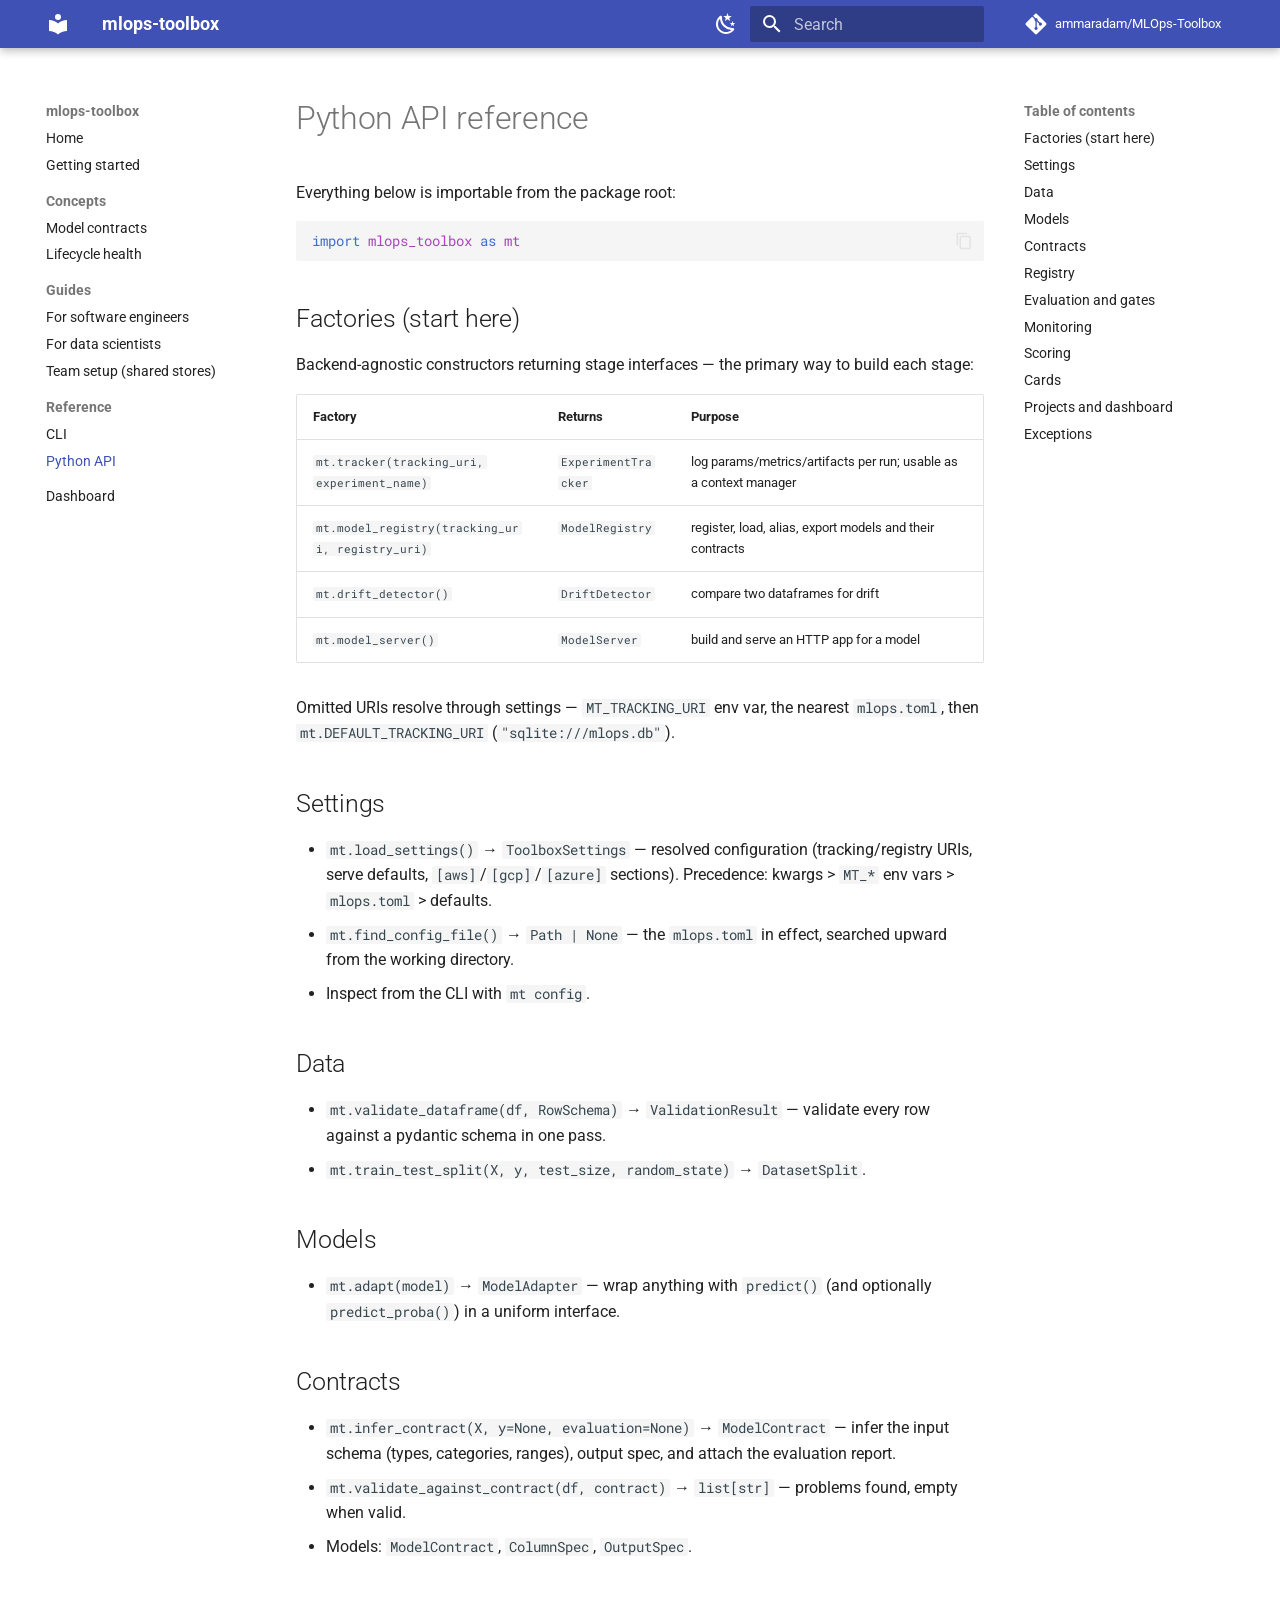
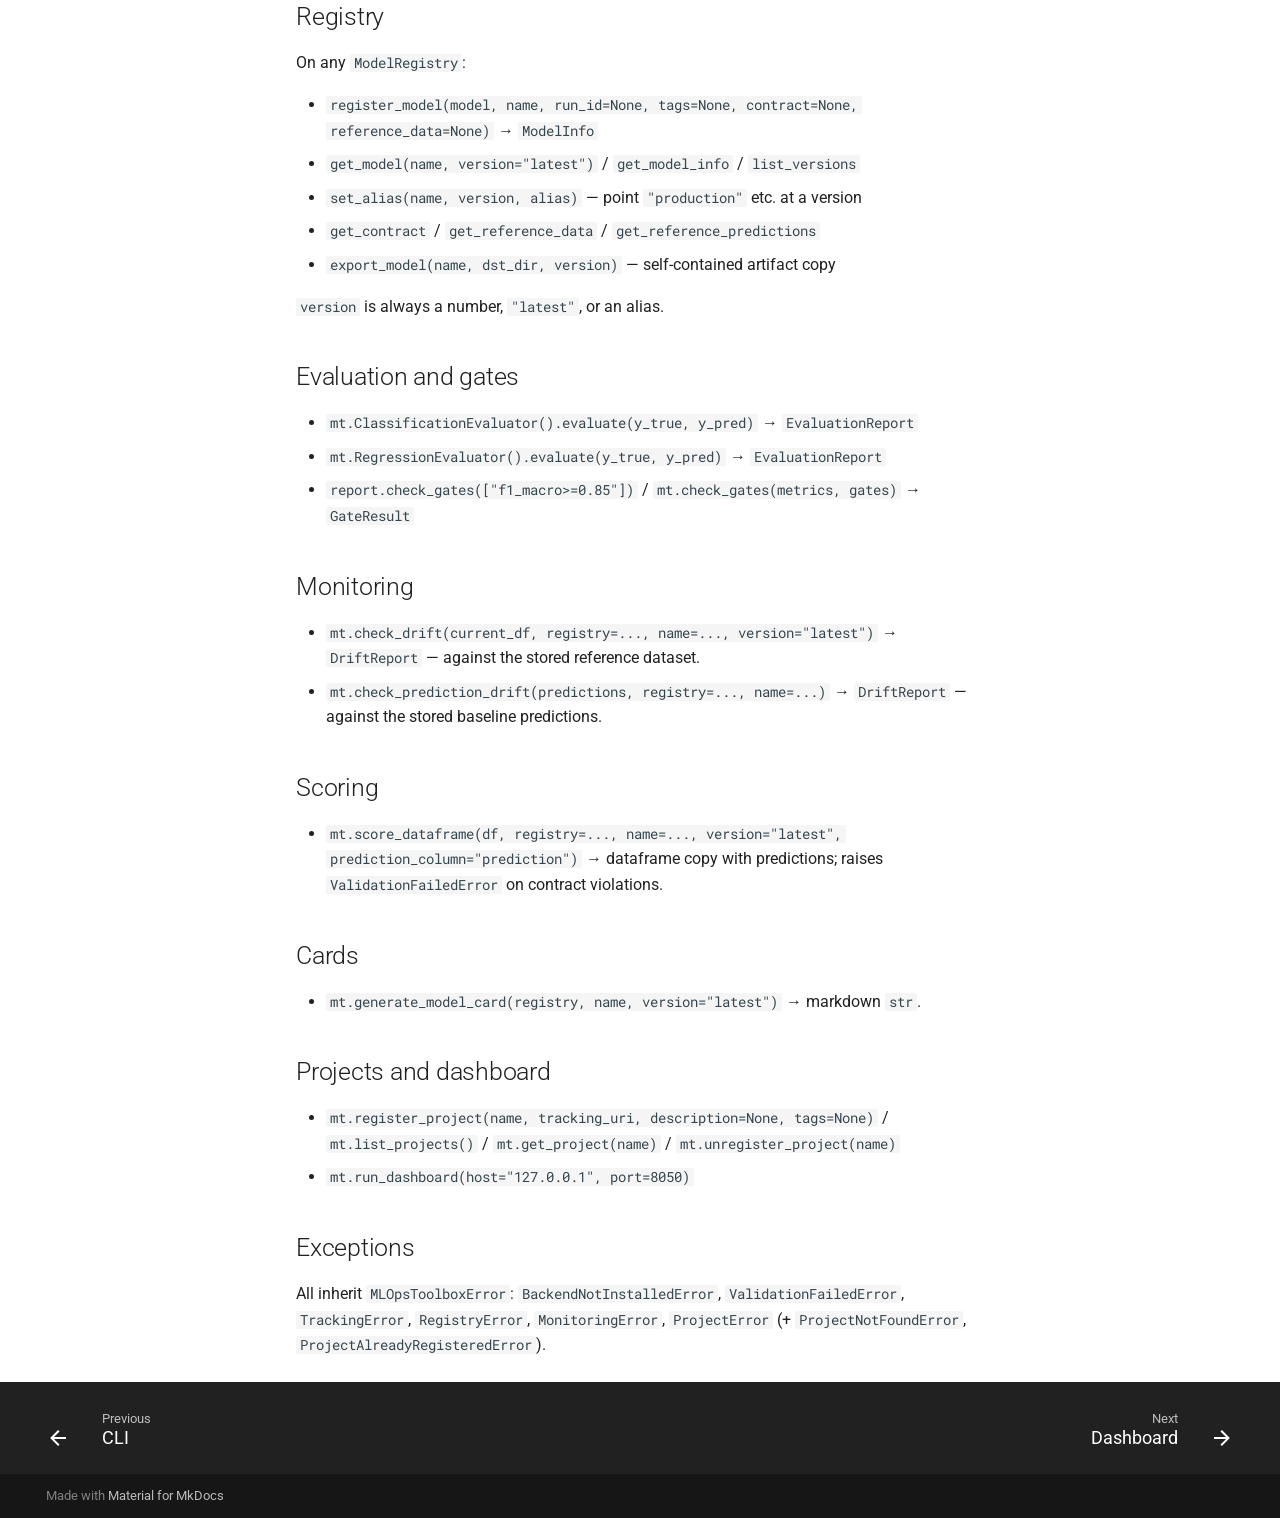
<file: reference/python-api/index.html>
<!doctype html>
<html lang="en" class="no-js">
  <head>
    
      <meta charset="utf-8">
      <meta name="viewport" content="width=device-width,initial-scale=1">
      
        <meta name="description" content="Composable, backend-agnostic building blocks for the end-to-end ML lifecycle.">
      
      
      
        <link rel="canonical" href="https://ammaradam.github.io/MLOps-Toolbox/reference/python-api/">
      
      
        <link rel="prev" href="../cli/">
      
      
        <link rel="next" href="../../dashboard/">
      
      
        
      
      
      <link rel="icon" href="../../assets/images/favicon.png">
      <meta name="generator" content="mkdocs-1.6.1, mkdocs-material-9.7.6">
    
    
      
        <title>Python API - mlops-toolbox</title>
      
    
    
      <link rel="stylesheet" href="../../assets/stylesheets/main.484c7ddc.min.css">
      
        
        <link rel="stylesheet" href="../../assets/stylesheets/palette.ab4e12ef.min.css">
      
      


    
    
      
    
    
      
        
        
        <link rel="preconnect" href="https://fonts.gstatic.com" crossorigin>
        <link rel="stylesheet" href="https://fonts.googleapis.com/css?family=Roboto:300,300i,400,400i,700,700i%7CRoboto+Mono:400,400i,700,700i&display=fallback">
        <style>:root{--md-text-font:"Roboto";--md-code-font:"Roboto Mono"}</style>
      
    
    
    <script>__md_scope=new URL("../..",location),__md_hash=e=>[...e].reduce(((e,_)=>(e<<5)-e+_.charCodeAt(0)),0),__md_get=(e,_=localStorage,t=__md_scope)=>JSON.parse(_.getItem(t.pathname+"."+e)),__md_set=(e,_,t=localStorage,a=__md_scope)=>{try{t.setItem(a.pathname+"."+e,JSON.stringify(_))}catch(e){}}</script>
    
      

    
    
  </head>
  
  
    
    
      
    
    
    
    
    <body dir="ltr" data-md-color-scheme="default" data-md-color-primary="indigo" data-md-color-accent="indigo">
  
    
    <input class="md-toggle" data-md-toggle="drawer" type="checkbox" id="__drawer" autocomplete="off">
    <input class="md-toggle" data-md-toggle="search" type="checkbox" id="__search" autocomplete="off">
    <label class="md-overlay" for="__drawer"></label>
    <div data-md-component="skip">
      
        
        <a href="#python-api-reference" class="md-skip">
          Skip to content
        </a>
      
    </div>
    <div data-md-component="announce">
      
    </div>
    
    
      

  

<header class="md-header md-header--shadow" data-md-component="header">
  <nav class="md-header__inner md-grid" aria-label="Header">
    <a href="../.." title="mlops-toolbox" class="md-header__button md-logo" aria-label="mlops-toolbox" data-md-component="logo">
      
  
  <svg xmlns="http://www.w3.org/2000/svg" viewBox="0 0 24 24"><path d="M12 8a3 3 0 0 0 3-3 3 3 0 0 0-3-3 3 3 0 0 0-3 3 3 3 0 0 0 3 3m0 3.54C9.64 9.35 6.5 8 3 8v11c3.5 0 6.64 1.35 9 3.54 2.36-2.19 5.5-3.54 9-3.54V8c-3.5 0-6.64 1.35-9 3.54"/></svg>

    </a>
    <label class="md-header__button md-icon" for="__drawer">
      
      <svg xmlns="http://www.w3.org/2000/svg" viewBox="0 0 24 24"><path d="M3 6h18v2H3zm0 5h18v2H3zm0 5h18v2H3z"/></svg>
    </label>
    <div class="md-header__title" data-md-component="header-title">
      <div class="md-header__ellipsis">
        <div class="md-header__topic">
          <span class="md-ellipsis">
            mlops-toolbox
          </span>
        </div>
        <div class="md-header__topic" data-md-component="header-topic">
          <span class="md-ellipsis">
            
              Python API
            
          </span>
        </div>
      </div>
    </div>
    
      
        <form class="md-header__option" data-md-component="palette">
  
    
    
    
    <input class="md-option" data-md-color-media="(prefers-color-scheme: light)" data-md-color-scheme="default" data-md-color-primary="indigo" data-md-color-accent="indigo"  aria-label="Switch to dark mode"  type="radio" name="__palette" id="__palette_0">
    
      <label class="md-header__button md-icon" title="Switch to dark mode" for="__palette_1" hidden>
        <svg xmlns="http://www.w3.org/2000/svg" viewBox="0 0 24 24"><path d="m17.75 4.09-2.53 1.94.91 3.06-2.63-1.81-2.63 1.81.91-3.06-2.53-1.94L12.44 4l1.06-3 1.06 3zm3.5 6.91-1.64 1.25.59 1.98-1.7-1.17-1.7 1.17.59-1.98L15.75 11l2.06-.05L18.5 9l.69 1.95zm-2.28 4.95c.83-.08 1.72 1.1 1.19 1.85-.32.45-.66.87-1.08 1.27C15.17 23 8.84 23 4.94 19.07c-3.91-3.9-3.91-10.24 0-14.14.4-.4.82-.76 1.27-1.08.75-.53 1.93.36 1.85 1.19-.27 2.86.69 5.83 2.89 8.02a9.96 9.96 0 0 0 8.02 2.89m-1.64 2.02a12.08 12.08 0 0 1-7.8-3.47c-2.17-2.19-3.33-5-3.49-7.82-2.81 3.14-2.7 7.96.31 10.98 3.02 3.01 7.84 3.12 10.98.31"/></svg>
      </label>
    
  
    
    
    
    <input class="md-option" data-md-color-media="(prefers-color-scheme: dark)" data-md-color-scheme="slate" data-md-color-primary="indigo" data-md-color-accent="indigo"  aria-label="Switch to light mode"  type="radio" name="__palette" id="__palette_1">
    
      <label class="md-header__button md-icon" title="Switch to light mode" for="__palette_0" hidden>
        <svg xmlns="http://www.w3.org/2000/svg" viewBox="0 0 24 24"><path d="M12 7a5 5 0 0 1 5 5 5 5 0 0 1-5 5 5 5 0 0 1-5-5 5 5 0 0 1 5-5m0 2a3 3 0 0 0-3 3 3 3 0 0 0 3 3 3 3 0 0 0 3-3 3 3 0 0 0-3-3m0-7 2.39 3.42C13.65 5.15 12.84 5 12 5s-1.65.15-2.39.42zM3.34 7l4.16-.35A7.2 7.2 0 0 0 5.94 8.5c-.44.74-.69 1.5-.83 2.29zm.02 10 1.76-3.77a7.131 7.131 0 0 0 2.38 4.14zM20.65 7l-1.77 3.79a7.02 7.02 0 0 0-2.38-4.15zm-.01 10-4.14.36c.59-.51 1.12-1.14 1.54-1.86.42-.73.69-1.5.83-2.29zM12 22l-2.41-3.44c.74.27 1.55.44 2.41.44.82 0 1.63-.17 2.37-.44z"/></svg>
      </label>
    
  
</form>
      
    
    
      <script>var palette=__md_get("__palette");if(palette&&palette.color){if("(prefers-color-scheme)"===palette.color.media){var media=matchMedia("(prefers-color-scheme: light)"),input=document.querySelector(media.matches?"[data-md-color-media='(prefers-color-scheme: light)']":"[data-md-color-media='(prefers-color-scheme: dark)']");palette.color.media=input.getAttribute("data-md-color-media"),palette.color.scheme=input.getAttribute("data-md-color-scheme"),palette.color.primary=input.getAttribute("data-md-color-primary"),palette.color.accent=input.getAttribute("data-md-color-accent")}for(var[key,value]of Object.entries(palette.color))document.body.setAttribute("data-md-color-"+key,value)}</script>
    
    
    
      
      
        <label class="md-header__button md-icon" for="__search">
          
          <svg xmlns="http://www.w3.org/2000/svg" viewBox="0 0 24 24"><path d="M9.5 3A6.5 6.5 0 0 1 16 9.5c0 1.61-.59 3.09-1.56 4.23l.27.27h.79l5 5-1.5 1.5-5-5v-.79l-.27-.27A6.52 6.52 0 0 1 9.5 16 6.5 6.5 0 0 1 3 9.5 6.5 6.5 0 0 1 9.5 3m0 2C7 5 5 7 5 9.5S7 14 9.5 14 14 12 14 9.5 12 5 9.5 5"/></svg>
        </label>
        <div class="md-search" data-md-component="search" role="dialog">
  <label class="md-search__overlay" for="__search"></label>
  <div class="md-search__inner" role="search">
    <form class="md-search__form" name="search">
      <input type="text" class="md-search__input" name="query" aria-label="Search" placeholder="Search" autocapitalize="off" autocorrect="off" autocomplete="off" spellcheck="false" data-md-component="search-query" required>
      <label class="md-search__icon md-icon" for="__search">
        
        <svg xmlns="http://www.w3.org/2000/svg" viewBox="0 0 24 24"><path d="M9.5 3A6.5 6.5 0 0 1 16 9.5c0 1.61-.59 3.09-1.56 4.23l.27.27h.79l5 5-1.5 1.5-5-5v-.79l-.27-.27A6.52 6.52 0 0 1 9.5 16 6.5 6.5 0 0 1 3 9.5 6.5 6.5 0 0 1 9.5 3m0 2C7 5 5 7 5 9.5S7 14 9.5 14 14 12 14 9.5 12 5 9.5 5"/></svg>
        
        <svg xmlns="http://www.w3.org/2000/svg" viewBox="0 0 24 24"><path d="M20 11v2H8l5.5 5.5-1.42 1.42L4.16 12l7.92-7.92L13.5 5.5 8 11z"/></svg>
      </label>
      <nav class="md-search__options" aria-label="Search">
        
        <button type="reset" class="md-search__icon md-icon" title="Clear" aria-label="Clear" tabindex="-1">
          
          <svg xmlns="http://www.w3.org/2000/svg" viewBox="0 0 24 24"><path d="M19 6.41 17.59 5 12 10.59 6.41 5 5 6.41 10.59 12 5 17.59 6.41 19 12 13.41 17.59 19 19 17.59 13.41 12z"/></svg>
        </button>
      </nav>
      
    </form>
    <div class="md-search__output">
      <div class="md-search__scrollwrap" tabindex="0" data-md-scrollfix>
        <div class="md-search-result" data-md-component="search-result">
          <div class="md-search-result__meta">
            Initializing search
          </div>
          <ol class="md-search-result__list" role="presentation"></ol>
        </div>
      </div>
    </div>
  </div>
</div>
      
    
    
      <div class="md-header__source">
        <a href="https://github.com/ammaradam/MLOps-Toolbox" title="Go to repository" class="md-source" data-md-component="source">
  <div class="md-source__icon md-icon">
    
    <svg xmlns="http://www.w3.org/2000/svg" viewBox="0 0 448 512"><!--! Font Awesome Free 7.1.0 by @fontawesome - https://fontawesome.com License - https://fontawesome.com/license/free (Icons: CC BY 4.0, Fonts: SIL OFL 1.1, Code: MIT License) Copyright 2025 Fonticons, Inc.--><path d="M439.6 236.1 244 40.5c-5.4-5.5-12.8-8.5-20.4-8.5s-15 3-20.4 8.4L162.5 81l51.5 51.5c27.1-9.1 52.7 16.8 43.4 43.7l49.7 49.7c34.2-11.8 61.2 31 35.5 56.7-26.5 26.5-70.2-2.9-56-37.3L240.3 199v121.9c25.3 12.5 22.3 41.8 9.1 55-6.4 6.4-15.2 10.1-24.3 10.1s-17.8-3.6-24.3-10.1c-17.6-17.6-11.1-46.9 11.2-56v-123c-20.8-8.5-24.6-30.7-18.6-45L142.6 101 8.5 235.1C3 240.6 0 247.9 0 255.5s3 15 8.5 20.4l195.6 195.7c5.4 5.4 12.7 8.4 20.4 8.4s15-3 20.4-8.4l194.7-194.7c5.4-5.4 8.4-12.8 8.4-20.4s-3-15-8.4-20.4"/></svg>
  </div>
  <div class="md-source__repository">
    ammaradam/MLOps-Toolbox
  </div>
</a>
      </div>
    
  </nav>
  
</header>
    
    <div class="md-container" data-md-component="container">
      
      
        
          
        
      
      <main class="md-main" data-md-component="main">
        <div class="md-main__inner md-grid">
          
            
              
              <div class="md-sidebar md-sidebar--primary" data-md-component="sidebar" data-md-type="navigation" >
                <div class="md-sidebar__scrollwrap">
                  <div class="md-sidebar__inner">
                    



<nav class="md-nav md-nav--primary" aria-label="Navigation" data-md-level="0">
  <label class="md-nav__title" for="__drawer">
    <a href="../.." title="mlops-toolbox" class="md-nav__button md-logo" aria-label="mlops-toolbox" data-md-component="logo">
      
  
  <svg xmlns="http://www.w3.org/2000/svg" viewBox="0 0 24 24"><path d="M12 8a3 3 0 0 0 3-3 3 3 0 0 0-3-3 3 3 0 0 0-3 3 3 3 0 0 0 3 3m0 3.54C9.64 9.35 6.5 8 3 8v11c3.5 0 6.64 1.35 9 3.54 2.36-2.19 5.5-3.54 9-3.54V8c-3.5 0-6.64 1.35-9 3.54"/></svg>

    </a>
    mlops-toolbox
  </label>
  
    <div class="md-nav__source">
      <a href="https://github.com/ammaradam/MLOps-Toolbox" title="Go to repository" class="md-source" data-md-component="source">
  <div class="md-source__icon md-icon">
    
    <svg xmlns="http://www.w3.org/2000/svg" viewBox="0 0 448 512"><!--! Font Awesome Free 7.1.0 by @fontawesome - https://fontawesome.com License - https://fontawesome.com/license/free (Icons: CC BY 4.0, Fonts: SIL OFL 1.1, Code: MIT License) Copyright 2025 Fonticons, Inc.--><path d="M439.6 236.1 244 40.5c-5.4-5.5-12.8-8.5-20.4-8.5s-15 3-20.4 8.4L162.5 81l51.5 51.5c27.1-9.1 52.7 16.8 43.4 43.7l49.7 49.7c34.2-11.8 61.2 31 35.5 56.7-26.5 26.5-70.2-2.9-56-37.3L240.3 199v121.9c25.3 12.5 22.3 41.8 9.1 55-6.4 6.4-15.2 10.1-24.3 10.1s-17.8-3.6-24.3-10.1c-17.6-17.6-11.1-46.9 11.2-56v-123c-20.8-8.5-24.6-30.7-18.6-45L142.6 101 8.5 235.1C3 240.6 0 247.9 0 255.5s3 15 8.5 20.4l195.6 195.7c5.4 5.4 12.7 8.4 20.4 8.4s15-3 20.4-8.4l194.7-194.7c5.4-5.4 8.4-12.8 8.4-20.4s-3-15-8.4-20.4"/></svg>
  </div>
  <div class="md-source__repository">
    ammaradam/MLOps-Toolbox
  </div>
</a>
    </div>
  
  <ul class="md-nav__list" data-md-scrollfix>
    
      
      
  
  
  
  
    <li class="md-nav__item">
      <a href="../.." class="md-nav__link">
        
  
  
  <span class="md-ellipsis">
    
  
    Home
  

    
  </span>
  
  

      </a>
    </li>
  

    
      
      
  
  
  
  
    <li class="md-nav__item">
      <a href="../../getting-started/" class="md-nav__link">
        
  
  
  <span class="md-ellipsis">
    
  
    Getting started
  

    
  </span>
  
  

      </a>
    </li>
  

    
      
      
  
  
  
  
    
    
    
    
      
        
        
      
    
    
    <li class="md-nav__item md-nav__item--section md-nav__item--nested">
      
        
        
        <input class="md-nav__toggle md-toggle " type="checkbox" id="__nav_3" >
        
          
          <label class="md-nav__link" for="__nav_3" id="__nav_3_label" tabindex="">
            
  
  
  <span class="md-ellipsis">
    
  
    Concepts
  

    
  </span>
  
  

            <span class="md-nav__icon md-icon"></span>
          </label>
        
        <nav class="md-nav" data-md-level="1" aria-labelledby="__nav_3_label" aria-expanded="false">
          <label class="md-nav__title" for="__nav_3">
            <span class="md-nav__icon md-icon"></span>
            
  
    Concepts
  

          </label>
          <ul class="md-nav__list" data-md-scrollfix>
            
              
                
  
  
  
  
    <li class="md-nav__item">
      <a href="../../concepts/contracts/" class="md-nav__link">
        
  
  
  <span class="md-ellipsis">
    
  
    Model contracts
  

    
  </span>
  
  

      </a>
    </li>
  

              
            
              
                
  
  
  
  
    <li class="md-nav__item">
      <a href="../../concepts/lifecycle-health/" class="md-nav__link">
        
  
  
  <span class="md-ellipsis">
    
  
    Lifecycle health
  

    
  </span>
  
  

      </a>
    </li>
  

              
            
          </ul>
        </nav>
      
    </li>
  

    
      
      
  
  
  
  
    
    
    
    
      
        
        
      
    
    
    <li class="md-nav__item md-nav__item--section md-nav__item--nested">
      
        
        
        <input class="md-nav__toggle md-toggle " type="checkbox" id="__nav_4" >
        
          
          <label class="md-nav__link" for="__nav_4" id="__nav_4_label" tabindex="">
            
  
  
  <span class="md-ellipsis">
    
  
    Guides
  

    
  </span>
  
  

            <span class="md-nav__icon md-icon"></span>
          </label>
        
        <nav class="md-nav" data-md-level="1" aria-labelledby="__nav_4_label" aria-expanded="false">
          <label class="md-nav__title" for="__nav_4">
            <span class="md-nav__icon md-icon"></span>
            
  
    Guides
  

          </label>
          <ul class="md-nav__list" data-md-scrollfix>
            
              
                
  
  
  
  
    <li class="md-nav__item">
      <a href="../../guides/software-engineers/" class="md-nav__link">
        
  
  
  <span class="md-ellipsis">
    
  
    For software engineers
  

    
  </span>
  
  

      </a>
    </li>
  

              
            
              
                
  
  
  
  
    <li class="md-nav__item">
      <a href="../../guides/data-scientists/" class="md-nav__link">
        
  
  
  <span class="md-ellipsis">
    
  
    For data scientists
  

    
  </span>
  
  

      </a>
    </li>
  

              
            
              
                
  
  
  
  
    <li class="md-nav__item">
      <a href="../../guides/team-setup/" class="md-nav__link">
        
  
  
  <span class="md-ellipsis">
    
  
    Team setup (shared stores)
  

    
  </span>
  
  

      </a>
    </li>
  

              
            
          </ul>
        </nav>
      
    </li>
  

    
      
      
  
  
    
  
  
  
    
    
    
    
      
        
        
      
    
    
    <li class="md-nav__item md-nav__item--active md-nav__item--section md-nav__item--nested">
      
        
        
        <input class="md-nav__toggle md-toggle " type="checkbox" id="__nav_5" checked>
        
          
          <label class="md-nav__link" for="__nav_5" id="__nav_5_label" tabindex="">
            
  
  
  <span class="md-ellipsis">
    
  
    Reference
  

    
  </span>
  
  

            <span class="md-nav__icon md-icon"></span>
          </label>
        
        <nav class="md-nav" data-md-level="1" aria-labelledby="__nav_5_label" aria-expanded="true">
          <label class="md-nav__title" for="__nav_5">
            <span class="md-nav__icon md-icon"></span>
            
  
    Reference
  

          </label>
          <ul class="md-nav__list" data-md-scrollfix>
            
              
                
  
  
  
  
    <li class="md-nav__item">
      <a href="../cli/" class="md-nav__link">
        
  
  
  <span class="md-ellipsis">
    
  
    CLI
  

    
  </span>
  
  

      </a>
    </li>
  

              
            
              
                
  
  
    
  
  
  
    <li class="md-nav__item md-nav__item--active">
      
      <input class="md-nav__toggle md-toggle" type="checkbox" id="__toc">
      
      
        
      
      
        <label class="md-nav__link md-nav__link--active" for="__toc">
          
  
  
  <span class="md-ellipsis">
    
  
    Python API
  

    
  </span>
  
  

          <span class="md-nav__icon md-icon"></span>
        </label>
      
      <a href="./" class="md-nav__link md-nav__link--active">
        
  
  
  <span class="md-ellipsis">
    
  
    Python API
  

    
  </span>
  
  

      </a>
      
        

<nav class="md-nav md-nav--secondary" aria-label="Table of contents">
  
  
  
    
  
  
    <label class="md-nav__title" for="__toc">
      <span class="md-nav__icon md-icon"></span>
      Table of contents
    </label>
    <ul class="md-nav__list" data-md-component="toc" data-md-scrollfix>
      
        <li class="md-nav__item">
  <a href="#factories-start-here" class="md-nav__link">
    <span class="md-ellipsis">
      
        Factories (start here)
      
    </span>
  </a>
  
</li>
      
        <li class="md-nav__item">
  <a href="#settings" class="md-nav__link">
    <span class="md-ellipsis">
      
        Settings
      
    </span>
  </a>
  
</li>
      
        <li class="md-nav__item">
  <a href="#data" class="md-nav__link">
    <span class="md-ellipsis">
      
        Data
      
    </span>
  </a>
  
</li>
      
        <li class="md-nav__item">
  <a href="#models" class="md-nav__link">
    <span class="md-ellipsis">
      
        Models
      
    </span>
  </a>
  
</li>
      
        <li class="md-nav__item">
  <a href="#contracts" class="md-nav__link">
    <span class="md-ellipsis">
      
        Contracts
      
    </span>
  </a>
  
</li>
      
        <li class="md-nav__item">
  <a href="#registry" class="md-nav__link">
    <span class="md-ellipsis">
      
        Registry
      
    </span>
  </a>
  
</li>
      
        <li class="md-nav__item">
  <a href="#evaluation-and-gates" class="md-nav__link">
    <span class="md-ellipsis">
      
        Evaluation and gates
      
    </span>
  </a>
  
</li>
      
        <li class="md-nav__item">
  <a href="#monitoring" class="md-nav__link">
    <span class="md-ellipsis">
      
        Monitoring
      
    </span>
  </a>
  
</li>
      
        <li class="md-nav__item">
  <a href="#scoring" class="md-nav__link">
    <span class="md-ellipsis">
      
        Scoring
      
    </span>
  </a>
  
</li>
      
        <li class="md-nav__item">
  <a href="#cards" class="md-nav__link">
    <span class="md-ellipsis">
      
        Cards
      
    </span>
  </a>
  
</li>
      
        <li class="md-nav__item">
  <a href="#projects-and-dashboard" class="md-nav__link">
    <span class="md-ellipsis">
      
        Projects and dashboard
      
    </span>
  </a>
  
</li>
      
        <li class="md-nav__item">
  <a href="#exceptions" class="md-nav__link">
    <span class="md-ellipsis">
      
        Exceptions
      
    </span>
  </a>
  
</li>
      
    </ul>
  
</nav>
      
    </li>
  

              
            
          </ul>
        </nav>
      
    </li>
  

    
      
      
  
  
  
  
    <li class="md-nav__item">
      <a href="../../dashboard/" class="md-nav__link">
        
  
  
  <span class="md-ellipsis">
    
  
    Dashboard
  

    
  </span>
  
  

      </a>
    </li>
  

    
  </ul>
</nav>
                  </div>
                </div>
              </div>
            
            
              
              <div class="md-sidebar md-sidebar--secondary" data-md-component="sidebar" data-md-type="toc" >
                <div class="md-sidebar__scrollwrap">
                  <div class="md-sidebar__inner">
                    

<nav class="md-nav md-nav--secondary" aria-label="Table of contents">
  
  
  
    
  
  
    <label class="md-nav__title" for="__toc">
      <span class="md-nav__icon md-icon"></span>
      Table of contents
    </label>
    <ul class="md-nav__list" data-md-component="toc" data-md-scrollfix>
      
        <li class="md-nav__item">
  <a href="#factories-start-here" class="md-nav__link">
    <span class="md-ellipsis">
      
        Factories (start here)
      
    </span>
  </a>
  
</li>
      
        <li class="md-nav__item">
  <a href="#settings" class="md-nav__link">
    <span class="md-ellipsis">
      
        Settings
      
    </span>
  </a>
  
</li>
      
        <li class="md-nav__item">
  <a href="#data" class="md-nav__link">
    <span class="md-ellipsis">
      
        Data
      
    </span>
  </a>
  
</li>
      
        <li class="md-nav__item">
  <a href="#models" class="md-nav__link">
    <span class="md-ellipsis">
      
        Models
      
    </span>
  </a>
  
</li>
      
        <li class="md-nav__item">
  <a href="#contracts" class="md-nav__link">
    <span class="md-ellipsis">
      
        Contracts
      
    </span>
  </a>
  
</li>
      
        <li class="md-nav__item">
  <a href="#registry" class="md-nav__link">
    <span class="md-ellipsis">
      
        Registry
      
    </span>
  </a>
  
</li>
      
        <li class="md-nav__item">
  <a href="#evaluation-and-gates" class="md-nav__link">
    <span class="md-ellipsis">
      
        Evaluation and gates
      
    </span>
  </a>
  
</li>
      
        <li class="md-nav__item">
  <a href="#monitoring" class="md-nav__link">
    <span class="md-ellipsis">
      
        Monitoring
      
    </span>
  </a>
  
</li>
      
        <li class="md-nav__item">
  <a href="#scoring" class="md-nav__link">
    <span class="md-ellipsis">
      
        Scoring
      
    </span>
  </a>
  
</li>
      
        <li class="md-nav__item">
  <a href="#cards" class="md-nav__link">
    <span class="md-ellipsis">
      
        Cards
      
    </span>
  </a>
  
</li>
      
        <li class="md-nav__item">
  <a href="#projects-and-dashboard" class="md-nav__link">
    <span class="md-ellipsis">
      
        Projects and dashboard
      
    </span>
  </a>
  
</li>
      
        <li class="md-nav__item">
  <a href="#exceptions" class="md-nav__link">
    <span class="md-ellipsis">
      
        Exceptions
      
    </span>
  </a>
  
</li>
      
    </ul>
  
</nav>
                  </div>
                </div>
              </div>
            
          
          
            <div class="md-content" data-md-component="content">
              
              <article class="md-content__inner md-typeset">
                
                  


  
  


<h1 id="python-api-reference">Python API reference<a class="headerlink" href="#python-api-reference" title="Permanent link">&para;</a></h1>
<p>Everything below is importable from the package root:</p>
<div class="highlight"><pre><span></span><code><span class="kn">import</span><span class="w"> </span><span class="nn">mlops_toolbox</span><span class="w"> </span><span class="k">as</span><span class="w"> </span><span class="nn">mt</span>
</code></pre></div>
<h2 id="factories-start-here">Factories (start here)<a class="headerlink" href="#factories-start-here" title="Permanent link">&para;</a></h2>
<p>Backend-agnostic constructors returning stage interfaces — the primary way
to build each stage:</p>
<table>
<thead>
<tr>
<th>Factory</th>
<th>Returns</th>
<th>Purpose</th>
</tr>
</thead>
<tbody>
<tr>
<td><code>mt.tracker(tracking_uri, experiment_name)</code></td>
<td><code>ExperimentTracker</code></td>
<td>log params/metrics/artifacts per run; usable as a context manager</td>
</tr>
<tr>
<td><code>mt.model_registry(tracking_uri, registry_uri)</code></td>
<td><code>ModelRegistry</code></td>
<td>register, load, alias, export models and their contracts</td>
</tr>
<tr>
<td><code>mt.drift_detector()</code></td>
<td><code>DriftDetector</code></td>
<td>compare two dataframes for drift</td>
</tr>
<tr>
<td><code>mt.model_server()</code></td>
<td><code>ModelServer</code></td>
<td>build and serve an HTTP app for a model</td>
</tr>
</tbody>
</table>
<p>Omitted URIs resolve through settings — <code>MT_TRACKING_URI</code> env var, the
nearest <code>mlops.toml</code>, then <code>mt.DEFAULT_TRACKING_URI</code>
(<code>"sqlite:///mlops.db"</code>).</p>
<h2 id="settings">Settings<a class="headerlink" href="#settings" title="Permanent link">&para;</a></h2>
<ul>
<li><code>mt.load_settings()</code> → <code>ToolboxSettings</code> — resolved configuration
  (tracking/registry URIs, serve defaults, <code>[aws]</code>/<code>[gcp]</code>/<code>[azure]</code>
  sections). Precedence: kwargs &gt; <code>MT_*</code> env vars &gt; <code>mlops.toml</code> &gt; defaults.</li>
<li><code>mt.find_config_file()</code> → <code>Path | None</code> — the <code>mlops.toml</code> in effect,
  searched upward from the working directory.</li>
<li>Inspect from the CLI with <code>mt config</code>.</li>
</ul>
<h2 id="data">Data<a class="headerlink" href="#data" title="Permanent link">&para;</a></h2>
<ul>
<li><code>mt.validate_dataframe(df, RowSchema)</code> → <code>ValidationResult</code> — validate
  every row against a pydantic schema in one pass.</li>
<li><code>mt.train_test_split(X, y, test_size, random_state)</code> → <code>DatasetSplit</code>.</li>
</ul>
<h2 id="models">Models<a class="headerlink" href="#models" title="Permanent link">&para;</a></h2>
<ul>
<li><code>mt.adapt(model)</code> → <code>ModelAdapter</code> — wrap anything with <code>predict()</code> (and
  optionally <code>predict_proba()</code>) in a uniform interface.</li>
</ul>
<h2 id="contracts">Contracts<a class="headerlink" href="#contracts" title="Permanent link">&para;</a></h2>
<ul>
<li><code>mt.infer_contract(X, y=None, evaluation=None)</code> → <code>ModelContract</code> — infer
  the input schema (types, categories, ranges), output spec, and attach the
  evaluation report.</li>
<li><code>mt.validate_against_contract(df, contract)</code> → <code>list[str]</code> — problems
  found, empty when valid.</li>
<li>Models: <code>ModelContract</code>, <code>ColumnSpec</code>, <code>OutputSpec</code>.</li>
</ul>
<h2 id="registry">Registry<a class="headerlink" href="#registry" title="Permanent link">&para;</a></h2>
<p>On any <code>ModelRegistry</code>:</p>
<ul>
<li><code>register_model(model, name, run_id=None, tags=None, contract=None, reference_data=None)</code> → <code>ModelInfo</code></li>
<li><code>get_model(name, version="latest")</code> / <code>get_model_info</code> / <code>list_versions</code></li>
<li><code>set_alias(name, version, alias)</code> — point <code>"production"</code> etc. at a version</li>
<li><code>get_contract</code> / <code>get_reference_data</code> / <code>get_reference_predictions</code></li>
<li><code>export_model(name, dst_dir, version)</code> — self-contained artifact copy</li>
</ul>
<p><code>version</code> is always a number, <code>"latest"</code>, or an alias.</p>
<h2 id="evaluation-and-gates">Evaluation and gates<a class="headerlink" href="#evaluation-and-gates" title="Permanent link">&para;</a></h2>
<ul>
<li><code>mt.ClassificationEvaluator().evaluate(y_true, y_pred)</code> → <code>EvaluationReport</code></li>
<li><code>mt.RegressionEvaluator().evaluate(y_true, y_pred)</code> → <code>EvaluationReport</code></li>
<li><code>report.check_gates(["f1_macro&gt;=0.85"])</code> / <code>mt.check_gates(metrics, gates)</code>
  → <code>GateResult</code></li>
</ul>
<h2 id="monitoring">Monitoring<a class="headerlink" href="#monitoring" title="Permanent link">&para;</a></h2>
<ul>
<li><code>mt.check_drift(current_df, registry=..., name=..., version="latest")</code> →
  <code>DriftReport</code> — against the stored reference dataset.</li>
<li><code>mt.check_prediction_drift(predictions, registry=..., name=...)</code> →
  <code>DriftReport</code> — against the stored baseline predictions.</li>
</ul>
<h2 id="scoring">Scoring<a class="headerlink" href="#scoring" title="Permanent link">&para;</a></h2>
<ul>
<li><code>mt.score_dataframe(df, registry=..., name=..., version="latest",
  prediction_column="prediction")</code> → dataframe copy with predictions;
  raises <code>ValidationFailedError</code> on contract violations.</li>
</ul>
<h2 id="cards">Cards<a class="headerlink" href="#cards" title="Permanent link">&para;</a></h2>
<ul>
<li><code>mt.generate_model_card(registry, name, version="latest")</code> → markdown <code>str</code>.</li>
</ul>
<h2 id="projects-and-dashboard">Projects and dashboard<a class="headerlink" href="#projects-and-dashboard" title="Permanent link">&para;</a></h2>
<ul>
<li><code>mt.register_project(name, tracking_uri, description=None, tags=None)</code> /
  <code>mt.list_projects()</code> / <code>mt.get_project(name)</code> / <code>mt.unregister_project(name)</code></li>
<li><code>mt.run_dashboard(host="127.0.0.1", port=8050)</code></li>
</ul>
<h2 id="exceptions">Exceptions<a class="headerlink" href="#exceptions" title="Permanent link">&para;</a></h2>
<p>All inherit <code>MLOpsToolboxError</code>: <code>BackendNotInstalledError</code>,
<code>ValidationFailedError</code>, <code>TrackingError</code>, <code>RegistryError</code>,
<code>MonitoringError</code>, <code>ProjectError</code> (+ <code>ProjectNotFoundError</code>,
<code>ProjectAlreadyRegisteredError</code>).</p>












                
              </article>
            </div>
          
          
  <script>var tabs=__md_get("__tabs");if(Array.isArray(tabs))e:for(var set of document.querySelectorAll(".tabbed-set")){var labels=set.querySelector(".tabbed-labels");for(var tab of tabs)for(var label of labels.getElementsByTagName("label"))if(label.innerText.trim()===tab){var input=document.getElementById(label.htmlFor);input.checked=!0;continue e}}</script>

<script>var target=document.getElementById(location.hash.slice(1));target&&target.name&&(target.checked=target.name.startsWith("__tabbed_"))</script>
        </div>
        
      </main>
      
        <footer class="md-footer">
  
    
      
      <nav class="md-footer__inner md-grid" aria-label="Footer" >
        
          
          <a href="../cli/" class="md-footer__link md-footer__link--prev" aria-label="Previous: CLI">
            <div class="md-footer__button md-icon">
              
              <svg xmlns="http://www.w3.org/2000/svg" viewBox="0 0 24 24"><path d="M20 11v2H8l5.5 5.5-1.42 1.42L4.16 12l7.92-7.92L13.5 5.5 8 11z"/></svg>
            </div>
            <div class="md-footer__title">
              <span class="md-footer__direction">
                Previous
              </span>
              <div class="md-ellipsis">
                CLI
              </div>
            </div>
          </a>
        
        
          
          <a href="../../dashboard/" class="md-footer__link md-footer__link--next" aria-label="Next: Dashboard">
            <div class="md-footer__title">
              <span class="md-footer__direction">
                Next
              </span>
              <div class="md-ellipsis">
                Dashboard
              </div>
            </div>
            <div class="md-footer__button md-icon">
              
              <svg xmlns="http://www.w3.org/2000/svg" viewBox="0 0 24 24"><path d="M4 11v2h12l-5.5 5.5 1.42 1.42L19.84 12l-7.92-7.92L10.5 5.5 16 11z"/></svg>
            </div>
          </a>
        
      </nav>
    
  
  <div class="md-footer-meta md-typeset">
    <div class="md-footer-meta__inner md-grid">
      <div class="md-copyright">
  
  
    Made with
    <a href="https://squidfunk.github.io/mkdocs-material/" target="_blank" rel="noopener">
      Material for MkDocs
    </a>
  
</div>
      
    </div>
  </div>
</footer>
      
    </div>
    <div class="md-dialog" data-md-component="dialog">
      <div class="md-dialog__inner md-typeset"></div>
    </div>
    
    
    
      
      
      <script id="__config" type="application/json">{"annotate": null, "base": "../..", "features": ["navigation.sections", "navigation.footer", "content.code.copy", "content.tabs.link"], "search": "../../assets/javascripts/workers/search.2c215733.min.js", "tags": null, "translations": {"clipboard.copied": "Copied to clipboard", "clipboard.copy": "Copy to clipboard", "search.result.more.one": "1 more on this page", "search.result.more.other": "# more on this page", "search.result.none": "No matching documents", "search.result.one": "1 matching document", "search.result.other": "# matching documents", "search.result.placeholder": "Type to start searching", "search.result.term.missing": "Missing", "select.version": "Select version"}, "version": null}</script>
    
    
      <script src="../../assets/javascripts/bundle.79ae519e.min.js"></script>
      
    
  </body>
</html>
</file>
<file: assets/stylesheets/main.484c7ddc.min.css>
@charset "UTF-8";html{-webkit-text-size-adjust:none;-moz-text-size-adjust:none;text-size-adjust:none;box-sizing:border-box}*,:after,:before{box-sizing:inherit}@media (prefers-reduced-motion){*,:after,:before{transition:none!important}}body{margin:0}a,button,input,label{-webkit-tap-highlight-color:transparent}a{color:inherit;text-decoration:none}hr{border:0;box-sizing:initial;display:block;height:.05rem;overflow:visible;padding:0}small{font-size:80%}sub,sup{line-height:1em}img{border-style:none}table{border-collapse:initial;border-spacing:0}td,th{font-weight:400;vertical-align:top}button{background:#0000;border:0;font-family:inherit;font-size:inherit;margin:0;padding:0}input{border:0;outline:none}:root{--md-primary-fg-color:#4051b5;--md-primary-fg-color--light:#5d6cc0;--md-primary-fg-color--dark:#303fa1;--md-primary-bg-color:#fff;--md-primary-bg-color--light:#ffffffb3;--md-accent-fg-color:#526cfe;--md-accent-fg-color--transparent:#526cfe1a;--md-accent-bg-color:#fff;--md-accent-bg-color--light:#ffffffb3}[data-md-color-scheme=default]{color-scheme:light}[data-md-color-scheme=default] img[src$="#gh-dark-mode-only"],[data-md-color-scheme=default] img[src$="#only-dark"]{display:none}:root,[data-md-color-scheme=default]{--md-hue:225deg;--md-default-fg-color:#000000de;--md-default-fg-color--light:#0000008a;--md-default-fg-color--lighter:#00000052;--md-default-fg-color--lightest:#00000012;--md-default-bg-color:#fff;--md-default-bg-color--light:#ffffffb3;--md-default-bg-color--lighter:#ffffff4d;--md-default-bg-color--lightest:#ffffff1f;--md-code-fg-color:#36464e;--md-code-bg-color:#f5f5f5;--md-code-bg-color--light:#f5f5f5b3;--md-code-bg-color--lighter:#f5f5f54d;--md-code-hl-color:#4287ff;--md-code-hl-color--light:#4287ff1a;--md-code-hl-number-color:#d52a2a;--md-code-hl-special-color:#db1457;--md-code-hl-function-color:#a846b9;--md-code-hl-constant-color:#6e59d9;--md-code-hl-keyword-color:#3f6ec6;--md-code-hl-string-color:#1c7d4d;--md-code-hl-name-color:var(--md-code-fg-color);--md-code-hl-operator-color:var(--md-default-fg-color--light);--md-code-hl-punctuation-color:var(--md-default-fg-color--light);--md-code-hl-comment-color:var(--md-default-fg-color--light);--md-code-hl-generic-color:var(--md-default-fg-color--light);--md-code-hl-variable-color:var(--md-default-fg-color--light);--md-typeset-color:var(--md-default-fg-color);--md-typeset-a-color:var(--md-primary-fg-color);--md-typeset-del-color:#f5503d26;--md-typeset-ins-color:#0bd57026;--md-typeset-kbd-color:#fafafa;--md-typeset-kbd-accent-color:#fff;--md-typeset-kbd-border-color:#b8b8b8;--md-typeset-mark-color:#ffff0080;--md-typeset-table-color:#0000001f;--md-typeset-table-color--light:rgba(0,0,0,.035);--md-admonition-fg-color:var(--md-default-fg-color);--md-admonition-bg-color:var(--md-default-bg-color);--md-warning-fg-color:#000000de;--md-warning-bg-color:#ff9;--md-footer-fg-color:#fff;--md-footer-fg-color--light:#ffffffb3;--md-footer-fg-color--lighter:#ffffff73;--md-footer-bg-color:#000000de;--md-footer-bg-color--dark:#00000052;--md-shadow-z1:0 0.2rem 0.5rem #0000000d,0 0 0.05rem #0000001a;--md-shadow-z2:0 0.2rem 0.5rem #0000001a,0 0 0.05rem #00000040;--md-shadow-z3:0 0.2rem 0.5rem #0003,0 0 0.05rem #00000059}.md-icon svg{fill:currentcolor;display:block;height:1.2rem;width:1.2rem}body{-webkit-font-smoothing:antialiased;-moz-osx-font-smoothing:grayscale;--md-text-font-family:var(--md-text-font,_),-apple-system,BlinkMacSystemFont,Helvetica,Arial,sans-serif;--md-code-font-family:var(--md-code-font,_),SFMono-Regular,Consolas,Menlo,monospace}aside,body,input{font-feature-settings:"kern","liga";color:var(--md-typeset-color);font-family:var(--md-text-font-family)}code,kbd,pre{font-feature-settings:"kern";font-family:var(--md-code-font-family)}:root{--md-typeset-table-sort-icon:url('data:image/svg+xml;charset=utf-8,<svg xmlns="http://www.w3.org/2000/svg" viewBox="0 0 24 24"><path d="m18 21-4-4h3V7h-3l4-4 4 4h-3v10h3M2 19v-2h10v2M2 13v-2h7v2M2 7V5h4v2z"/></svg>');--md-typeset-table-sort-icon--asc:url('data:image/svg+xml;charset=utf-8,<svg xmlns="http://www.w3.org/2000/svg" viewBox="0 0 24 24"><path d="M19 17h3l-4 4-4-4h3V3h2M2 17h10v2H2M6 5v2H2V5m0 6h7v2H2z"/></svg>');--md-typeset-table-sort-icon--desc:url('data:image/svg+xml;charset=utf-8,<svg xmlns="http://www.w3.org/2000/svg" viewBox="0 0 24 24"><path d="M19 7h3l-4-4-4 4h3v14h2M2 17h10v2H2M6 5v2H2V5m0 6h7v2H2z"/></svg>')}.md-typeset{-webkit-print-color-adjust:exact;color-adjust:exact;font-size:.8rem;line-height:1.6;overflow-wrap:break-word}@media print{.md-typeset{font-size:.68rem}}.md-typeset blockquote,.md-typeset dl,.md-typeset figure,.md-typeset ol,.md-typeset pre,.md-typeset ul{margin-bottom:1em;margin-top:1em}.md-typeset h1{color:var(--md-default-fg-color--light);font-size:2em;line-height:1.3;margin:0 0 1.25em}.md-typeset h1,.md-typeset h2{font-weight:300;letter-spacing:-.01em}.md-typeset h2{font-size:1.5625em;line-height:1.4;margin:1.6em 0 .64em}.md-typeset h3{font-size:1.25em;font-weight:400;letter-spacing:-.01em;line-height:1.5;margin:1.6em 0 .8em}.md-typeset h2+h3{margin-top:.8em}.md-typeset h4{font-weight:700;letter-spacing:-.01em;margin:1em 0}.md-typeset h5,.md-typeset h6{color:var(--md-default-fg-color--light);font-size:.8em;font-weight:700;letter-spacing:-.01em;margin:1.25em 0}.md-typeset h5{text-transform:uppercase}.md-typeset h5 code{text-transform:none}.md-typeset hr{border-bottom:.05rem solid var(--md-default-fg-color--lightest);display:flow-root;margin:1.5em 0}.md-typeset a{color:var(--md-typeset-a-color);word-break:break-word}.md-typeset a,.md-typeset a:before{transition:color 125ms}.md-typeset a:focus,.md-typeset a:hover{color:var(--md-accent-fg-color)}.md-typeset a:focus code,.md-typeset a:hover code{background-color:var(--md-accent-fg-color--transparent);color:var(--md-accent-fg-color)}.md-typeset a code{color:var(--md-typeset-a-color)}.md-typeset a.focus-visible{outline-color:var(--md-accent-fg-color);outline-offset:.2rem}.md-typeset code,.md-typeset kbd,.md-typeset pre{color:var(--md-code-fg-color);direction:ltr;font-variant-ligatures:none;transition:background-color 125ms}@media print{.md-typeset code,.md-typeset kbd,.md-typeset pre{white-space:pre-wrap}}.md-typeset code{background-color:var(--md-code-bg-color);border-radius:.1rem;-webkit-box-decoration-break:clone;box-decoration-break:clone;font-size:.85em;padding:0 .2941176471em;transition:color 125ms,background-color 125ms;word-break:break-word}.md-typeset code:not(.focus-visible){-webkit-tap-highlight-color:transparent;outline:none}.md-typeset pre{display:flow-root;line-height:1.4;position:relative}.md-typeset pre>code{-webkit-box-decoration-break:slice;box-decoration-break:slice;box-shadow:none;display:block;margin:0;outline-color:var(--md-accent-fg-color);overflow:auto;padding:.7720588235em 1.1764705882em;scrollbar-color:var(--md-default-fg-color--lighter) #0000;scrollbar-width:thin;touch-action:auto;word-break:normal}.md-typeset pre>code:hover{scrollbar-color:var(--md-accent-fg-color) #0000}.md-typeset pre>code::-webkit-scrollbar{height:.2rem;width:.2rem}.md-typeset pre>code::-webkit-scrollbar-thumb{background-color:var(--md-default-fg-color--lighter)}.md-typeset pre>code::-webkit-scrollbar-thumb:hover{background-color:var(--md-accent-fg-color)}.md-typeset kbd{background-color:var(--md-typeset-kbd-color);border-radius:.1rem;box-shadow:0 .1rem 0 .05rem var(--md-typeset-kbd-border-color),0 .1rem 0 var(--md-typeset-kbd-border-color),0 -.1rem .2rem var(--md-typeset-kbd-accent-color) inset;color:var(--md-default-fg-color);display:inline-block;font-size:.75em;padding:0 .6666666667em;vertical-align:text-top;word-break:break-word}.md-typeset mark{background-color:var(--md-typeset-mark-color);-webkit-box-decoration-break:clone;box-decoration-break:clone;color:inherit;word-break:break-word}.md-typeset abbr{cursor:help;text-decoration:none}.md-typeset [data-preview],.md-typeset abbr{border-bottom:.05rem dotted var(--md-default-fg-color--light)}.md-typeset small{opacity:.75}[dir=ltr] .md-typeset sub,[dir=ltr] .md-typeset sup{margin-left:.078125em}[dir=rtl] .md-typeset sub,[dir=rtl] .md-typeset sup{margin-right:.078125em}[dir=ltr] .md-typeset blockquote{padding-left:.6rem}[dir=rtl] .md-typeset blockquote{padding-right:.6rem}[dir=ltr] .md-typeset blockquote{border-left:.2rem solid var(--md-default-fg-color--lighter)}[dir=rtl] .md-typeset blockquote{border-right:.2rem solid var(--md-default-fg-color--lighter)}.md-typeset blockquote{color:var(--md-default-fg-color--light);margin-left:0;margin-right:0}.md-typeset ul{list-style-type:disc}.md-typeset ul[type]{list-style-type:revert-layer}[dir=ltr] .md-typeset ol,[dir=ltr] .md-typeset ul{margin-left:.625em}[dir=rtl] .md-typeset ol,[dir=rtl] .md-typeset ul{margin-right:.625em}.md-typeset ol,.md-typeset ul{padding:0}.md-typeset ol:not([hidden]),.md-typeset ul:not([hidden]){display:flow-root}.md-typeset ol ol,.md-typeset ul ol{list-style-type:lower-alpha}.md-typeset ol ol ol,.md-typeset ul ol ol{list-style-type:lower-roman}.md-typeset ol ol ol ol,.md-typeset ul ol ol ol{list-style-type:upper-alpha}.md-typeset ol ol ol ol ol,.md-typeset ul ol ol ol ol{list-style-type:upper-roman}.md-typeset ol[type],.md-typeset ul[type]{list-style-type:revert-layer}[dir=ltr] .md-typeset ol li,[dir=ltr] .md-typeset ul li{margin-left:1.25em}[dir=rtl] .md-typeset ol li,[dir=rtl] .md-typeset ul li{margin-right:1.25em}.md-typeset ol li,.md-typeset ul li{margin-bottom:.5em}.md-typeset ol li blockquote,.md-typeset ol li p,.md-typeset ul li blockquote,.md-typeset ul li p{margin:.5em 0}.md-typeset ol li:last-child,.md-typeset ul li:last-child{margin-bottom:0}[dir=ltr] .md-typeset ol li ol,[dir=ltr] .md-typeset ol li ul,[dir=ltr] .md-typeset ul li ol,[dir=ltr] .md-typeset ul li ul{margin-left:.625em}[dir=rtl] .md-typeset ol li ol,[dir=rtl] .md-typeset ol li ul,[dir=rtl] .md-typeset ul li ol,[dir=rtl] .md-typeset ul li ul{margin-right:.625em}.md-typeset ol li ol,.md-typeset ol li ul,.md-typeset ul li ol,.md-typeset ul li ul{margin-bottom:.5em;margin-top:.5em}[dir=ltr] .md-typeset dd{margin-left:1.875em}[dir=rtl] .md-typeset dd{margin-right:1.875em}.md-typeset dd{margin-bottom:1.5em;margin-top:1em}.md-typeset img,.md-typeset svg,.md-typeset video{height:auto;max-width:100%}.md-typeset img[align=left]{margin:1em 1em 1em 0}.md-typeset img[align=right]{margin:1em 0 1em 1em}.md-typeset img[align]:only-child{margin-top:0}.md-typeset figure{display:flow-root;margin:1em auto;max-width:100%;text-align:center;width:fit-content}.md-typeset figure img{display:block;margin:0 auto}.md-typeset figcaption{font-style:italic;margin:1em auto;max-width:24rem}.md-typeset iframe{max-width:100%}.md-typeset table:not([class]){background-color:var(--md-default-bg-color);border:.05rem solid var(--md-typeset-table-color);border-radius:.1rem;display:inline-block;font-size:.64rem;max-width:100%;overflow:auto;touch-action:auto}@media print{.md-typeset table:not([class]){display:table}}.md-typeset table:not([class])+*{margin-top:1.5em}.md-typeset table:not([class]) td>:first-child,.md-typeset table:not([class]) th>:first-child{margin-top:0}.md-typeset table:not([class]) td>:last-child,.md-typeset table:not([class]) th>:last-child{margin-bottom:0}.md-typeset table:not([class]) td:not([align]),.md-typeset table:not([class]) th:not([align]){text-align:left}[dir=rtl] .md-typeset table:not([class]) td:not([align]),[dir=rtl] .md-typeset table:not([class]) th:not([align]){text-align:right}.md-typeset table:not([class]) th{font-weight:700;min-width:5rem;padding:.9375em 1.25em;vertical-align:top}.md-typeset table:not([class]) td{border-top:.05rem solid var(--md-typeset-table-color);padding:.9375em 1.25em;vertical-align:top}.md-typeset table:not([class]) tbody tr{transition:background-color 125ms}.md-typeset table:not([class]) tbody tr:hover{background-color:var(--md-typeset-table-color--light);box-shadow:0 .05rem 0 var(--md-default-bg-color) inset}.md-typeset table:not([class]) a{word-break:normal}.md-typeset table th[role=columnheader]{cursor:pointer}[dir=ltr] .md-typeset table th[role=columnheader]:after{margin-left:.5em}[dir=rtl] .md-typeset table th[role=columnheader]:after{margin-right:.5em}.md-typeset table th[role=columnheader]:after{content:"";display:inline-block;height:1.2em;-webkit-mask-image:var(--md-typeset-table-sort-icon);mask-image:var(--md-typeset-table-sort-icon);-webkit-mask-repeat:no-repeat;mask-repeat:no-repeat;-webkit-mask-size:contain;mask-size:contain;transition:background-color 125ms;vertical-align:text-bottom;width:1.2em}.md-typeset table th[role=columnheader]:hover:after{background-color:var(--md-default-fg-color--lighter)}.md-typeset table th[role=columnheader][aria-sort=ascending]:after{background-color:var(--md-default-fg-color--light);-webkit-mask-image:var(--md-typeset-table-sort-icon--asc);mask-image:var(--md-typeset-table-sort-icon--asc)}.md-typeset table th[role=columnheader][aria-sort=descending]:after{background-color:var(--md-default-fg-color--light);-webkit-mask-image:var(--md-typeset-table-sort-icon--desc);mask-image:var(--md-typeset-table-sort-icon--desc)}.md-typeset__scrollwrap{margin:1em -.8rem;overflow-x:auto;touch-action:auto}.md-typeset__table{display:inline-block;margin-bottom:.5em;padding:0 .8rem}@media print{.md-typeset__table{display:block}}html .md-typeset__table table{display:table;margin:0;overflow:hidden;width:100%}@media screen and (max-width:44.984375em){.md-content__inner>pre{margin:1em -.8rem}.md-content__inner>pre code{border-radius:0}}.md-typeset .md-author{border-radius:100%;display:block;flex-shrink:0;height:1.6rem;overflow:hidden;position:relative;transition:color 125ms,transform 125ms;width:1.6rem}.md-typeset .md-author img{display:block}.md-typeset .md-author--more{background:var(--md-default-fg-color--lightest);color:var(--md-default-fg-color--lighter);font-size:.6rem;font-weight:700;line-height:1.6rem;text-align:center}.md-typeset .md-author--long{height:2.4rem;width:2.4rem}.md-typeset a.md-author{transform:scale(1)}.md-typeset a.md-author img{border-radius:100%;filter:grayscale(100%) opacity(75%);transition:filter 125ms}.md-typeset a.md-author:focus,.md-typeset a.md-author:hover{transform:scale(1.1);z-index:1}.md-typeset a.md-author:focus img,.md-typeset a.md-author:hover img{filter:grayscale(0)}.md-banner{background-color:var(--md-footer-bg-color);color:var(--md-footer-fg-color);overflow:auto}@media print{.md-banner{display:none}}.md-banner--warning{background-color:var(--md-warning-bg-color);color:var(--md-warning-fg-color)}.md-banner__inner{font-size:.7rem;margin:.6rem auto;padding:0 .8rem}[dir=ltr] .md-banner__button{float:right}[dir=rtl] .md-banner__button{float:left}.md-banner__button{color:inherit;cursor:pointer;transition:opacity .25s}.no-js .md-banner__button{display:none}.md-banner__button:hover{opacity:.7}html{font-size:125%;height:100%;overflow-x:hidden}@media screen and (min-width:100em){html{font-size:137.5%}}@media screen and (min-width:125em){html{font-size:150%}}body{background-color:var(--md-default-bg-color);display:flex;flex-direction:column;font-size:.5rem;min-height:100%;position:relative;width:100%}@media print{body{display:block}}@media screen and (max-width:59.984375em){body[data-md-scrolllock]{position:fixed}}.md-grid{margin-left:auto;margin-right:auto;max-width:61rem}.md-container{display:flex;flex-direction:column;flex-grow:1}@media print{.md-container{display:block}}.md-main{flex-grow:1}.md-main__inner{display:flex;height:100%;margin-top:1.5rem}.md-ellipsis{overflow:hidden;text-overflow:ellipsis}.md-toggle{display:none}.md-option{height:0;opacity:0;position:absolute;width:0}.md-option:checked+label:not([hidden]){display:block}.md-option.focus-visible+label{outline-color:var(--md-accent-fg-color);outline-style:auto}.md-skip{background-color:var(--md-default-fg-color);border-radius:.1rem;color:var(--md-default-bg-color);font-size:.64rem;margin:.5rem;opacity:0;outline-color:var(--md-accent-fg-color);padding:.3rem .5rem;position:fixed;transform:translateY(.4rem);z-index:-1}.md-skip:focus{opacity:1;transform:translateY(0);transition:transform .25s cubic-bezier(.4,0,.2,1),opacity 175ms 75ms;z-index:10}@page{margin:25mm}:root{--md-clipboard-icon:url('data:image/svg+xml;charset=utf-8,<svg xmlns="http://www.w3.org/2000/svg" viewBox="0 0 24 24"><path d="M19 21H8V7h11m0-2H8a2 2 0 0 0-2 2v14a2 2 0 0 0 2 2h11a2 2 0 0 0 2-2V7a2 2 0 0 0-2-2m-3-4H4a2 2 0 0 0-2 2v14h2V3h12z"/></svg>')}.md-clipboard{border-radius:.1rem;color:var(--md-default-fg-color--lightest);cursor:pointer;height:1.5em;outline-color:var(--md-accent-fg-color);outline-offset:.1rem;transition:color .25s;width:1.5em;z-index:1}@media print{.md-clipboard{display:none}}.md-clipboard:not(.focus-visible){-webkit-tap-highlight-color:transparent;outline:none}:hover>.md-clipboard{color:var(--md-default-fg-color--light)}.md-clipboard:focus,.md-clipboard:hover{color:var(--md-accent-fg-color)}.md-clipboard:after{background-color:currentcolor;content:"";display:block;height:1.125em;margin:0 auto;-webkit-mask-image:var(--md-clipboard-icon);mask-image:var(--md-clipboard-icon);-webkit-mask-position:center;mask-position:center;-webkit-mask-repeat:no-repeat;mask-repeat:no-repeat;-webkit-mask-size:contain;mask-size:contain;width:1.125em}.md-clipboard--inline{cursor:pointer}.md-clipboard--inline code{transition:color .25s,background-color .25s}.md-clipboard--inline:focus code,.md-clipboard--inline:hover code{background-color:var(--md-accent-fg-color--transparent);color:var(--md-accent-fg-color)}:root{--md-code-select-icon:url('data:image/svg+xml;charset=utf-8,<svg xmlns="http://www.w3.org/2000/svg" viewBox="0 0 24 24"><path d="M19 19h-4v2h4c1.1 0 2-.9 2-2v-4h-2m0-12h-4v2h4v4h2V5c0-1.1-.9-2-2-2M5 5h4V3H5c-1.1 0-2 .9-2 2v4h2m0 6H3v4c0 1.1.9 2 2 2h4v-2H5zm2-4h2v2H7zm4 0h2v2h-2zm4 0h2v2h-2zM7 7h2v2H7zm4 0h2v2h-2zm4 0h2v2h-2zm-8 8h2v2H7zm4 0h2v2h-2zm4 0h2v2h-2z"/></svg>');--md-code-copy-icon:url('data:image/svg+xml;charset=utf-8,<svg xmlns="http://www.w3.org/2000/svg" viewBox="0 0 24 24"><path d="M19 21H8V7h11m0-2H8a2 2 0 0 0-2 2v14a2 2 0 0 0 2 2h11a2 2 0 0 0 2-2V7a2 2 0 0 0-2-2m-3-4H4a2 2 0 0 0-2 2v14h2V3h12z"/></svg>')}.md-typeset .md-code__content{display:grid}.md-code__nav{background-color:var(--md-code-bg-color--lighter);border-radius:.1rem;display:flex;gap:.2rem;padding:.2rem;position:absolute;right:.25em;top:.25em;transition:background-color .25s;z-index:1}:hover>.md-code__nav{background-color:var(--md-code-bg-color--light)}.md-code__button{color:var(--md-default-fg-color--lightest);cursor:pointer;display:block;height:1.5em;outline-color:var(--md-accent-fg-color);outline-offset:.1rem;transition:color .25s;width:1.5em}:hover>*>.md-code__button{color:var(--md-default-fg-color--light)}.md-code__button.focus-visible,.md-code__button:hover{color:var(--md-accent-fg-color)}.md-code__button--active{color:var(--md-default-fg-color)!important}.md-code__button:after{background-color:currentcolor;content:"";display:block;height:1.125em;margin:0 auto;-webkit-mask-position:center;mask-position:center;-webkit-mask-repeat:no-repeat;mask-repeat:no-repeat;-webkit-mask-size:contain;mask-size:contain;width:1.125em}.md-code__button[data-md-type=select]:after{-webkit-mask-image:var(--md-code-select-icon);mask-image:var(--md-code-select-icon)}.md-code__button[data-md-type=copy]:after{-webkit-mask-image:var(--md-code-copy-icon);mask-image:var(--md-code-copy-icon)}@keyframes consent{0%{opacity:0;transform:translateY(100%)}to{opacity:1;transform:translateY(0)}}@keyframes overlay{0%{opacity:0}to{opacity:1}}.md-consent__overlay{animation:overlay .25s both;-webkit-backdrop-filter:blur(.1rem);backdrop-filter:blur(.1rem);background-color:#0000008a;height:100%;opacity:1;position:fixed;top:0;width:100%;z-index:5}.md-consent__inner{animation:consent .5s cubic-bezier(.1,.7,.1,1) both;background-color:var(--md-default-bg-color);border:0;border-radius:.1rem;bottom:0;box-shadow:0 0 .2rem #0000001a,0 .2rem .4rem #0003;max-height:100%;overflow:auto;padding:0;position:fixed;width:100%;z-index:5}.md-consent__form{padding:.8rem}.md-consent__settings{display:none;margin:1em 0}input:checked+.md-consent__settings{display:block}.md-consent__controls{margin-bottom:.8rem}.md-typeset .md-consent__controls .md-button{display:inline}@media screen and (max-width:44.984375em){.md-typeset .md-consent__controls .md-button{display:block;margin-top:.4rem;text-align:center;width:100%}}.md-consent label{cursor:pointer}.md-content{flex-grow:1;min-width:0}.md-content__inner{margin:0 .8rem 1.2rem;padding-top:.6rem}@media screen and (min-width:76.25em){[dir=ltr] .md-sidebar--primary:not([hidden])~.md-content>.md-content__inner{margin-left:1.2rem}[dir=ltr] .md-sidebar--secondary:not([hidden])~.md-content>.md-content__inner,[dir=rtl] .md-sidebar--primary:not([hidden])~.md-content>.md-content__inner{margin-right:1.2rem}[dir=rtl] .md-sidebar--secondary:not([hidden])~.md-content>.md-content__inner{margin-left:1.2rem}}.md-content__inner:before{content:"";display:block;height:.4rem}.md-content__inner>:last-child{margin-bottom:0}[dir=ltr] .md-content__button{float:right}[dir=rtl] .md-content__button{float:left}[dir=ltr] .md-content__button{margin-left:.4rem}[dir=rtl] .md-content__button{margin-right:.4rem}.md-content__button{margin:.4rem 0;padding:0}@media print{.md-content__button{display:none}}.md-typeset .md-content__button{color:var(--md-default-fg-color--lighter)}.md-content__button svg{display:inline;vertical-align:top}[dir=rtl] .md-content__button svg{transform:scaleX(-1)}[dir=ltr] .md-dialog{right:.8rem}[dir=rtl] .md-dialog{left:.8rem}.md-dialog{background-color:var(--md-default-fg-color);border-radius:.1rem;bottom:.8rem;box-shadow:var(--md-shadow-z3);min-width:11.1rem;opacity:0;padding:.4rem .6rem;pointer-events:none;position:fixed;transform:translateY(100%);transition:transform 0ms .4s,opacity .4s;z-index:4}@media print{.md-dialog{display:none}}.md-dialog--active{opacity:1;pointer-events:auto;transform:translateY(0);transition:transform .4s cubic-bezier(.075,.85,.175,1),opacity .4s}.md-dialog__inner{color:var(--md-default-bg-color);font-size:.7rem}.md-feedback{margin:2em 0 1em;text-align:center}.md-feedback fieldset{border:none;margin:0;padding:0}.md-feedback__title{font-weight:700;margin:1em auto}.md-feedback__inner{position:relative}.md-feedback__list{display:flex;flex-wrap:wrap;place-content:baseline center;position:relative}.md-feedback__list:hover .md-icon:not(:disabled){color:var(--md-default-fg-color--lighter)}:disabled .md-feedback__list{min-height:1.8rem}.md-feedback__icon{color:var(--md-default-fg-color--light);cursor:pointer;flex-shrink:0;margin:0 .1rem;transition:color 125ms}.md-feedback__icon:not(:disabled).md-icon:hover{color:var(--md-accent-fg-color)}.md-feedback__icon:disabled{color:var(--md-default-fg-color--lightest);pointer-events:none}.md-feedback__note{opacity:0;position:relative;transform:translateY(.4rem);transition:transform .4s cubic-bezier(.1,.7,.1,1),opacity .15s}.md-feedback__note>*{margin:0 auto;max-width:16rem}:disabled .md-feedback__note{opacity:1;transform:translateY(0)}@media print{.md-feedback{display:none}}.md-footer{background-color:var(--md-footer-bg-color);color:var(--md-footer-fg-color)}@media print{.md-footer{display:none}}.md-footer__inner{justify-content:space-between;overflow:auto;padding:.2rem}.md-footer__inner:not([hidden]){display:flex}.md-footer__link{align-items:end;display:flex;flex-grow:0.01;margin-bottom:.4rem;margin-top:1rem;max-width:100%;outline-color:var(--md-accent-fg-color);overflow:hidden;transition:opacity .25s}.md-footer__link:focus,.md-footer__link:hover{opacity:.7}[dir=rtl] .md-footer__link svg{transform:scaleX(-1)}@media screen and (max-width:44.984375em){.md-footer__link--prev{flex-shrink:0}.md-footer__link--prev .md-footer__title{display:none}}[dir=ltr] .md-footer__link--next{margin-left:auto}[dir=rtl] .md-footer__link--next{margin-right:auto}.md-footer__link--next{text-align:right}[dir=rtl] .md-footer__link--next{text-align:left}.md-footer__title{flex-grow:1;font-size:.9rem;margin-bottom:.7rem;max-width:calc(100% - 2.4rem);padding:0 1rem;white-space:nowrap}.md-footer__button{margin:.2rem;padding:.4rem}.md-footer__direction{font-size:.64rem;opacity:.7}.md-footer-meta{background-color:var(--md-footer-bg-color--dark)}.md-footer-meta__inner{display:flex;flex-wrap:wrap;justify-content:space-between;padding:.2rem}html .md-footer-meta.md-typeset a{color:var(--md-footer-fg-color--light)}html .md-footer-meta.md-typeset a:focus,html .md-footer-meta.md-typeset a:hover{color:var(--md-footer-fg-color)}.md-copyright{color:var(--md-footer-fg-color--lighter);font-size:.64rem;margin:auto .6rem;padding:.4rem 0;width:100%}@media screen and (min-width:45em){.md-copyright{width:auto}}.md-copyright__highlight{color:var(--md-footer-fg-color--light)}.md-social{display:inline-flex;gap:.2rem;margin:0 .4rem;padding:.2rem 0 .6rem}@media screen and (min-width:45em){.md-social{padding:.6rem 0}}.md-social__link{display:inline-block;height:1.6rem;text-align:center;width:1.6rem}.md-social__link:before{line-height:1.9}.md-social__link svg{fill:currentcolor;max-height:.8rem;vertical-align:-25%}.md-typeset .md-button{border:.1rem solid;border-radius:.1rem;color:var(--md-primary-fg-color);cursor:pointer;display:inline-block;font-weight:700;padding:.625em 2em;transition:color 125ms,background-color 125ms,border-color 125ms}.md-typeset .md-button--primary{background-color:var(--md-primary-fg-color);border-color:var(--md-primary-fg-color);color:var(--md-primary-bg-color)}.md-typeset .md-button:focus,.md-typeset .md-button:hover{background-color:var(--md-accent-fg-color);border-color:var(--md-accent-fg-color);color:var(--md-accent-bg-color)}[dir=ltr] .md-typeset .md-input{border-top-left-radius:.1rem}[dir=ltr] .md-typeset .md-input,[dir=rtl] .md-typeset .md-input{border-top-right-radius:.1rem}[dir=rtl] .md-typeset .md-input{border-top-left-radius:.1rem}.md-typeset .md-input{border-bottom:.1rem solid var(--md-default-fg-color--lighter);box-shadow:var(--md-shadow-z1);font-size:.8rem;height:1.8rem;padding:0 .6rem;transition:border .25s,box-shadow .25s}.md-typeset .md-input:focus,.md-typeset .md-input:hover{border-bottom-color:var(--md-accent-fg-color);box-shadow:var(--md-shadow-z2)}.md-typeset .md-input--stretch{width:100%}.md-header{background-color:var(--md-primary-fg-color);box-shadow:0 0 .2rem #0000,0 .2rem .4rem #0000;color:var(--md-primary-bg-color);display:block;left:0;position:sticky;right:0;top:0;z-index:4}@media print{.md-header{display:none}}.md-header[hidden]{transform:translateY(-100%);transition:transform .25s cubic-bezier(.8,0,.6,1),box-shadow .25s}.md-header--shadow{box-shadow:0 0 .2rem #0000001a,0 .2rem .4rem #0003;transition:transform .25s cubic-bezier(.1,.7,.1,1),box-shadow .25s}.md-header__inner{align-items:center;display:flex;padding:0 .2rem}.md-header__button{color:currentcolor;cursor:pointer;margin:.2rem;outline-color:var(--md-accent-fg-color);padding:.4rem;position:relative;transition:opacity .25s;vertical-align:middle;z-index:1}.md-header__button:hover{opacity:.7}.md-header__button:not([hidden]){display:inline-block}.md-header__button:not(.focus-visible){-webkit-tap-highlight-color:transparent;outline:none}.md-header__button.md-logo{margin:.2rem;padding:.4rem}@media screen and (max-width:76.234375em){.md-header__button.md-logo{display:none}}.md-header__button.md-logo img,.md-header__button.md-logo svg{fill:currentcolor;display:block;height:1.2rem;width:auto}@media screen and (min-width:60em){.md-header__button[for=__search]{display:none}}.no-js .md-header__button[for=__search]{display:none}[dir=rtl] .md-header__button[for=__search] svg{transform:scaleX(-1)}@media screen and (min-width:76.25em){.md-header__button[for=__drawer]{display:none}}.md-header__topic{display:flex;max-width:100%;position:absolute;transition:transform .4s cubic-bezier(.1,.7,.1,1),opacity .15s;white-space:nowrap}.md-header__topic+.md-header__topic{opacity:0;pointer-events:none;transform:translateX(1.25rem);transition:transform .4s cubic-bezier(1,.7,.1,.1),opacity .15s;z-index:-1}[dir=rtl] .md-header__topic+.md-header__topic{transform:translateX(-1.25rem)}.md-header__topic:first-child{font-weight:700}[dir=ltr] .md-header__title{margin-left:1rem;margin-right:.4rem}[dir=rtl] .md-header__title{margin-left:.4rem;margin-right:1rem}.md-header__title{flex-grow:1;font-size:.9rem;height:2.4rem;line-height:2.4rem}.md-header__title--active .md-header__topic{opacity:0;pointer-events:none;transform:translateX(-1.25rem);transition:transform .4s cubic-bezier(1,.7,.1,.1),opacity .15s;z-index:-1}[dir=rtl] .md-header__title--active .md-header__topic{transform:translateX(1.25rem)}.md-header__title--active .md-header__topic+.md-header__topic{opacity:1;pointer-events:auto;transform:translateX(0);transition:transform .4s cubic-bezier(.1,.7,.1,1),opacity .15s;z-index:0}.md-header__title>.md-header__ellipsis{height:100%;position:relative;width:100%}.md-header__option{display:flex;flex-shrink:0;max-width:100%;transition:max-width 0ms .25s,opacity .25s .25s;white-space:nowrap}[data-md-toggle=search]:checked~.md-header .md-header__option{max-width:0;opacity:0;transition:max-width 0ms,opacity 0ms}.md-header__option>input{bottom:0}.md-header__source{display:none}@media screen and (min-width:60em){[dir=ltr] .md-header__source{margin-left:1rem}[dir=rtl] .md-header__source{margin-right:1rem}.md-header__source{display:block;max-width:11.7rem;width:11.7rem}}@media screen and (min-width:76.25em){[dir=ltr] .md-header__source{margin-left:1.4rem}[dir=rtl] .md-header__source{margin-right:1.4rem}}.md-meta{color:var(--md-default-fg-color--light);font-size:.7rem;line-height:1.3}.md-meta__list{display:inline-flex;flex-wrap:wrap;list-style:none;margin:0;padding:0}.md-meta__item:not(:last-child):after{content:"·";margin-left:.2rem;margin-right:.2rem}.md-meta__link{color:var(--md-typeset-a-color)}.md-meta__link:focus,.md-meta__link:hover{color:var(--md-accent-fg-color)}.md-draft{background-color:#ff1744;border-radius:.125em;color:#fff;display:inline-block;font-weight:700;padding-left:.5714285714em;padding-right:.5714285714em}:root{--md-nav-icon--prev:url('data:image/svg+xml;charset=utf-8,<svg xmlns="http://www.w3.org/2000/svg" viewBox="0 0 24 24"><path d="M20 11v2H8l5.5 5.5-1.42 1.42L4.16 12l7.92-7.92L13.5 5.5 8 11z"/></svg>');--md-nav-icon--next:url('data:image/svg+xml;charset=utf-8,<svg xmlns="http://www.w3.org/2000/svg" viewBox="0 0 24 24"><path d="M8.59 16.58 13.17 12 8.59 7.41 10 6l6 6-6 6z"/></svg>');--md-toc-icon:url('data:image/svg+xml;charset=utf-8,<svg xmlns="http://www.w3.org/2000/svg" viewBox="0 0 24 24"><path d="M3 9h14V7H3zm0 4h14v-2H3zm0 4h14v-2H3zm16 0h2v-2h-2zm0-10v2h2V7zm0 6h2v-2h-2z"/></svg>')}.md-nav{font-size:.7rem;line-height:1.3}.md-nav__title{color:var(--md-default-fg-color--light);display:block;font-weight:700;overflow:hidden;padding:0 .6rem;text-overflow:ellipsis}.md-nav__title .md-nav__button{display:none}.md-nav__title .md-nav__button img{height:100%;width:auto}.md-nav__title .md-nav__button.md-logo img,.md-nav__title .md-nav__button.md-logo svg{fill:currentcolor;display:block;height:2.4rem;max-width:100%;object-fit:contain;width:auto}.md-nav__list{list-style:none;margin:0;padding:0}.md-nav__link{align-items:flex-start;display:flex;gap:.4rem;margin-top:.625em;scroll-snap-align:start;transition:color 125ms}.md-nav__link--passed,.md-nav__link--passed code{color:var(--md-default-fg-color--light)}.md-nav__item .md-nav__link--active,.md-nav__item .md-nav__link--active code{color:var(--md-typeset-a-color)}.md-nav__link .md-ellipsis{position:relative}.md-nav__link .md-ellipsis code{word-break:normal}[dir=ltr] .md-nav__link .md-icon:last-child{margin-left:auto}[dir=rtl] .md-nav__link .md-icon:last-child{margin-right:auto}.md-nav__link .md-typeset{font-size:.7rem;line-height:1.3}.md-nav__link svg{fill:currentcolor;flex-shrink:0;height:1.3em;position:relative}.md-nav__link[for]:focus,.md-nav__link[for]:hover,.md-nav__link[href]:focus,.md-nav__link[href]:hover{color:var(--md-accent-fg-color);cursor:pointer}.md-nav__link[for]:focus code,.md-nav__link[for]:hover code,.md-nav__link[href]:focus code,.md-nav__link[href]:hover code{background-color:var(--md-accent-fg-color--transparent);color:var(--md-accent-fg-color)}.md-nav__link.focus-visible{outline-color:var(--md-accent-fg-color);outline-offset:.2rem}.md-nav--primary .md-nav__link[for=__toc]{display:none}.md-nav--primary .md-nav__link[for=__toc] .md-icon:after{background-color:currentcolor;display:block;height:100%;-webkit-mask-image:var(--md-toc-icon);mask-image:var(--md-toc-icon);width:100%}.md-nav--primary .md-nav__link[for=__toc]~.md-nav{display:none}.md-nav__container>.md-nav__link{margin-top:0}.md-nav__container>.md-nav__link:first-child{flex-grow:1;min-width:0}.md-nav__icon{flex-shrink:0}.md-nav__source{display:none}@media screen and (max-width:76.234375em){.md-nav--primary,.md-nav--primary .md-nav{background-color:var(--md-default-bg-color);display:flex;flex-direction:column;height:100%;left:0;position:absolute;right:0;top:0;z-index:1}.md-nav--primary .md-nav__item,.md-nav--primary .md-nav__title{font-size:.8rem;line-height:1.5}.md-nav--primary .md-nav__title{background-color:var(--md-default-fg-color--lightest);color:var(--md-default-fg-color--light);cursor:pointer;height:5.6rem;line-height:2.4rem;padding:3rem .8rem .2rem;position:relative;white-space:nowrap}[dir=ltr] .md-nav--primary .md-nav__title .md-nav__icon{left:.4rem}[dir=rtl] .md-nav--primary .md-nav__title .md-nav__icon{right:.4rem}.md-nav--primary .md-nav__title .md-nav__icon{display:block;height:1.2rem;margin:.2rem;position:absolute;top:.4rem;width:1.2rem}.md-nav--primary .md-nav__title .md-nav__icon:after{background-color:currentcolor;content:"";display:block;height:100%;-webkit-mask-image:var(--md-nav-icon--prev);mask-image:var(--md-nav-icon--prev);-webkit-mask-position:center;mask-position:center;-webkit-mask-repeat:no-repeat;mask-repeat:no-repeat;-webkit-mask-size:contain;mask-size:contain;width:100%}.md-nav--primary .md-nav__title~.md-nav__list{background-color:var(--md-default-bg-color);box-shadow:0 .05rem 0 var(--md-default-fg-color--lightest) inset;overflow-y:auto;scroll-snap-type:y mandatory;touch-action:pan-y}.md-nav--primary .md-nav__title~.md-nav__list>:first-child{border-top:0}.md-nav--primary .md-nav__title[for=__drawer]{background-color:var(--md-primary-fg-color);color:var(--md-primary-bg-color);font-weight:700}.md-nav--primary .md-nav__title .md-logo{display:block;left:.2rem;margin:.2rem;padding:.4rem;position:absolute;right:.2rem;top:.2rem}.md-nav--primary .md-nav__list{flex:1}.md-nav--primary .md-nav__item{border-top:.05rem solid var(--md-default-fg-color--lightest)}.md-nav--primary .md-nav__item--active>.md-nav__link{color:var(--md-typeset-a-color)}.md-nav--primary .md-nav__item--active>.md-nav__link:focus,.md-nav--primary .md-nav__item--active>.md-nav__link:hover{color:var(--md-accent-fg-color)}.md-nav--primary .md-nav__link{margin-top:0;padding:.6rem .8rem}.md-nav--primary .md-nav__link svg{margin-top:.1em}.md-nav--primary .md-nav__link>.md-nav__link{padding:0}[dir=ltr] .md-nav--primary .md-nav__link .md-nav__icon{margin-right:-.2rem}[dir=rtl] .md-nav--primary .md-nav__link .md-nav__icon{margin-left:-.2rem}.md-nav--primary .md-nav__link .md-nav__icon{font-size:1.2rem;height:1.2rem;width:1.2rem}.md-nav--primary .md-nav__link .md-nav__icon:after{background-color:currentcolor;content:"";display:block;height:100%;-webkit-mask-image:var(--md-nav-icon--next);mask-image:var(--md-nav-icon--next);-webkit-mask-position:center;mask-position:center;-webkit-mask-repeat:no-repeat;mask-repeat:no-repeat;-webkit-mask-size:contain;mask-size:contain;width:100%}[dir=rtl] .md-nav--primary .md-nav__icon:after{transform:scale(-1)}.md-nav--primary .md-nav--secondary .md-nav{background-color:initial;position:static}[dir=ltr] .md-nav--primary .md-nav--secondary .md-nav .md-nav__link{padding-left:1.4rem}[dir=rtl] .md-nav--primary .md-nav--secondary .md-nav .md-nav__link{padding-right:1.4rem}[dir=ltr] .md-nav--primary .md-nav--secondary .md-nav .md-nav .md-nav__link{padding-left:2rem}[dir=rtl] .md-nav--primary .md-nav--secondary .md-nav .md-nav .md-nav__link{padding-right:2rem}[dir=ltr] .md-nav--primary .md-nav--secondary .md-nav .md-nav .md-nav .md-nav__link{padding-left:2.6rem}[dir=rtl] .md-nav--primary .md-nav--secondary .md-nav .md-nav .md-nav .md-nav__link{padding-right:2.6rem}[dir=ltr] .md-nav--primary .md-nav--secondary .md-nav .md-nav .md-nav .md-nav .md-nav__link{padding-left:3.2rem}[dir=rtl] .md-nav--primary .md-nav--secondary .md-nav .md-nav .md-nav .md-nav .md-nav__link{padding-right:3.2rem}.md-nav--secondary{background-color:initial}.md-nav__toggle~.md-nav{display:flex;opacity:0;transform:translateX(100%);transition:transform .25s cubic-bezier(.8,0,.6,1),opacity 125ms 50ms}[dir=rtl] .md-nav__toggle~.md-nav{transform:translateX(-100%)}.md-nav__toggle:checked~.md-nav{opacity:1;transform:translateX(0);transition:transform .25s cubic-bezier(.4,0,.2,1),opacity 125ms 125ms}.md-nav__toggle:checked~.md-nav>.md-nav__list{backface-visibility:hidden}}@media screen and (max-width:59.984375em){.md-nav--primary .md-nav__link[for=__toc]{display:flex}.md-nav--primary .md-nav__link[for=__toc] .md-icon:after{content:""}.md-nav--primary .md-nav__link[for=__toc]+.md-nav__link{display:none}.md-nav--primary .md-nav__link[for=__toc]~.md-nav{display:flex}.md-nav__source{background-color:var(--md-primary-fg-color--dark);color:var(--md-primary-bg-color);display:block;padding:0 .2rem}}@media screen and (min-width:60em) and (max-width:76.234375em){.md-nav--integrated .md-nav__link[for=__toc]{display:flex}.md-nav--integrated .md-nav__link[for=__toc] .md-icon:after{content:""}.md-nav--integrated .md-nav__link[for=__toc]+.md-nav__link{display:none}.md-nav--integrated .md-nav__link[for=__toc]~.md-nav{display:flex}}@media screen and (min-width:60em){.md-nav{margin-bottom:-.4rem}.md-nav--secondary .md-nav__title{background:var(--md-default-bg-color);box-shadow:0 0 .4rem .4rem var(--md-default-bg-color);position:sticky;top:0;z-index:1}.md-nav--secondary .md-nav__title[for=__toc]{scroll-snap-align:start}.md-nav--secondary .md-nav__title .md-nav__icon{display:none}[dir=ltr] .md-nav--secondary .md-nav__list{padding-left:.6rem}[dir=rtl] .md-nav--secondary .md-nav__list{padding-right:.6rem}.md-nav--secondary .md-nav__list{padding-bottom:.4rem}[dir=ltr] .md-nav--secondary .md-nav__item>.md-nav__link{margin-right:.4rem}[dir=rtl] .md-nav--secondary .md-nav__item>.md-nav__link{margin-left:.4rem}}@media screen and (min-width:76.25em){.md-nav{margin-bottom:-.4rem;transition:max-height .25s cubic-bezier(.86,0,.07,1)}.md-nav--primary .md-nav__title{background:var(--md-default-bg-color);box-shadow:0 0 .4rem .4rem var(--md-default-bg-color);position:sticky;top:0;z-index:1}.md-nav--primary .md-nav__title[for=__drawer]{scroll-snap-align:start}.md-nav--primary .md-nav__title .md-nav__icon{display:none}[dir=ltr] .md-nav--primary .md-nav__list{padding-left:.6rem}[dir=rtl] .md-nav--primary .md-nav__list{padding-right:.6rem}.md-nav--primary .md-nav__list{padding-bottom:.4rem}[dir=ltr] .md-nav--primary .md-nav__item>.md-nav__link{margin-right:.4rem}[dir=rtl] .md-nav--primary .md-nav__item>.md-nav__link{margin-left:.4rem}.md-nav__toggle~.md-nav{display:grid;grid-template-rows:minmax(.4rem,0fr);opacity:0;transition:grid-template-rows .25s cubic-bezier(.86,0,.07,1),opacity .25s,visibility 0ms .25s;visibility:collapse}.md-nav__toggle~.md-nav>.md-nav__list{overflow:hidden}.md-nav__toggle.md-toggle--indeterminate~.md-nav,.md-nav__toggle:checked~.md-nav{grid-template-rows:minmax(.4rem,1fr);opacity:1;transition:grid-template-rows .25s cubic-bezier(.86,0,.07,1),opacity .15s .1s,visibility 0ms;visibility:visible}.md-nav__toggle.md-toggle--indeterminate~.md-nav{transition:none}.md-nav__item--nested>.md-nav>.md-nav__title{display:none}.md-nav__item--section{display:block;margin:1.25em 0}.md-nav__item--section:last-child{margin-bottom:0}.md-nav__item--section>.md-nav__link{font-weight:700}.md-nav__item--section>.md-nav__link[for]{color:var(--md-default-fg-color--light)}.md-nav__item--section>.md-nav__link:not(.md-nav__container){pointer-events:none}.md-nav__item--section>.md-nav__link .md-icon,.md-nav__item--section>.md-nav__link>[for]{display:none}[dir=ltr] .md-nav__item--section>.md-nav{margin-left:-.6rem}[dir=rtl] .md-nav__item--section>.md-nav{margin-right:-.6rem}.md-nav__item--section>.md-nav{display:block;opacity:1;visibility:visible}.md-nav__item--section>.md-nav>.md-nav__list>.md-nav__item{padding:0}.md-nav__icon{border-radius:100%;height:.9rem;transition:background-color .25s;width:.9rem}.md-nav__icon:hover{background-color:var(--md-accent-fg-color--transparent)}.md-nav__icon:after{background-color:currentcolor;border-radius:100%;content:"";display:inline-block;height:100%;-webkit-mask-image:var(--md-nav-icon--next);mask-image:var(--md-nav-icon--next);-webkit-mask-position:center;mask-position:center;-webkit-mask-repeat:no-repeat;mask-repeat:no-repeat;-webkit-mask-size:contain;mask-size:contain;transition:transform .25s;vertical-align:-.1rem;width:100%}[dir=rtl] .md-nav__icon:after{transform:rotate(180deg)}.md-nav__item--nested .md-nav__toggle:checked~.md-nav__link .md-nav__icon:after,.md-nav__item--nested .md-toggle--indeterminate~.md-nav__link .md-nav__icon:after{transform:rotate(90deg)}.md-nav--lifted>.md-nav__list>.md-nav__item,.md-nav--lifted>.md-nav__title{display:none}.md-nav--lifted>.md-nav__list>.md-nav__item--active{display:block}.md-nav--lifted>.md-nav__list>.md-nav__item--active>.md-nav__link{background:var(--md-default-bg-color);box-shadow:0 0 .4rem .4rem var(--md-default-bg-color);margin-top:0;position:sticky;top:0;z-index:1}.md-nav--lifted>.md-nav__list>.md-nav__item--active>.md-nav__link:not(.md-nav__container){pointer-events:none}.md-nav--lifted>.md-nav__list>.md-nav__item--active.md-nav__item--section{margin:0}[dir=ltr] .md-nav--lifted>.md-nav__list>.md-nav__item>.md-nav:not(.md-nav--secondary){margin-left:-.6rem}[dir=rtl] .md-nav--lifted>.md-nav__list>.md-nav__item>.md-nav:not(.md-nav--secondary){margin-right:-.6rem}.md-nav--lifted>.md-nav__list>.md-nav__item>[for]{color:var(--md-default-fg-color--light)}.md-nav--lifted .md-nav[data-md-level="1"]{grid-template-rows:minmax(.4rem,1fr);opacity:1;visibility:visible}[dir=ltr] .md-nav--integrated>.md-nav__list>.md-nav__item--active .md-nav--secondary{border-left:.05rem solid var(--md-primary-fg-color)}[dir=rtl] .md-nav--integrated>.md-nav__list>.md-nav__item--active .md-nav--secondary{border-right:.05rem solid var(--md-primary-fg-color)}.md-nav--integrated>.md-nav__list>.md-nav__item--active .md-nav--secondary{display:block;margin-bottom:1.25em;opacity:1;visibility:visible}.md-nav--integrated>.md-nav__list>.md-nav__item--active .md-nav--secondary>.md-nav__list{overflow:visible;padding-bottom:0}.md-nav--integrated>.md-nav__list>.md-nav__item--active .md-nav--secondary>.md-nav__title{display:none}}.md-pagination{font-size:.8rem;font-weight:700;gap:.4rem}.md-pagination,.md-pagination>*{align-items:center;display:flex;justify-content:center}.md-pagination>*{border-radius:.2rem;height:1.8rem;min-width:1.8rem;text-align:center}.md-pagination__current{background-color:var(--md-default-fg-color--lightest);color:var(--md-default-fg-color--light)}.md-pagination__link{transition:color 125ms,background-color 125ms}.md-pagination__link:focus,.md-pagination__link:hover{background-color:var(--md-accent-fg-color--transparent);color:var(--md-accent-fg-color)}.md-pagination__link:focus svg,.md-pagination__link:hover svg{color:var(--md-accent-fg-color)}.md-pagination__link.focus-visible{outline-color:var(--md-accent-fg-color);outline-offset:.2rem}.md-pagination__link svg{fill:currentcolor;color:var(--md-default-fg-color--lighter);display:block;max-height:100%;width:1.2rem}:root{--md-path-icon:url('data:image/svg+xml;charset=utf-8,<svg xmlns="http://www.w3.org/2000/svg" viewBox="0 0 24 24"><path d="M8.59 16.58 13.17 12 8.59 7.41 10 6l6 6-6 6z"/></svg>')}.md-path{font-size:.7rem;margin:0 .8rem;overflow:auto;padding-top:1.2rem}.md-path:not([hidden]){display:block}@media screen and (min-width:76.25em){.md-path{margin:0 1.2rem}}.md-path__list{align-items:center;display:flex;gap:.2rem;list-style:none;margin:0;padding:0}.md-path__item:not(:first-child){display:inline-flex;gap:.2rem;white-space:nowrap}.md-path__item:not(:first-child):before{background-color:var(--md-default-fg-color--lighter);content:"";display:inline;height:.8rem;-webkit-mask-image:var(--md-path-icon);mask-image:var(--md-path-icon);width:.8rem}.md-path__link{align-items:center;color:var(--md-default-fg-color--light);display:flex}.md-path__link:focus,.md-path__link:hover{color:var(--md-accent-fg-color)}:root{--md-post-pin-icon:url('data:image/svg+xml;charset=utf-8,<svg xmlns="http://www.w3.org/2000/svg" viewBox="0 0 24 24"><path d="M16 12V4h1V2H7v2h1v8l-2 2v2h5.2v6h1.6v-6H18v-2z"/></svg>')}.md-post__back{border-bottom:.05rem solid var(--md-default-fg-color--lightest);margin-bottom:1.2rem;padding-bottom:1.2rem}@media screen and (max-width:76.234375em){.md-post__back{display:none}}[dir=rtl] .md-post__back svg{transform:scaleX(-1)}.md-post__authors{display:flex;flex-direction:column;gap:.6rem;margin:0 .6rem 1.2rem}.md-post .md-post__meta a{transition:color 125ms}.md-post .md-post__meta a:focus,.md-post .md-post__meta a:hover{color:var(--md-accent-fg-color)}.md-post__title{color:var(--md-default-fg-color--light);font-weight:700}.md-post--excerpt{margin-bottom:3.2rem}.md-post--excerpt .md-post__header{align-items:center;display:flex;gap:.6rem;min-height:1.6rem}.md-post--excerpt .md-post__authors{align-items:center;display:inline-flex;flex-direction:row;gap:.2rem;margin:0;min-height:2.4rem}[dir=ltr] .md-post--excerpt .md-post__meta .md-meta__list{margin-right:.4rem}[dir=rtl] .md-post--excerpt .md-post__meta .md-meta__list{margin-left:.4rem}.md-post--excerpt .md-post__content>:first-child{--md-scroll-margin:6rem;margin-top:0}.md-post>.md-nav--secondary{margin:1em 0}.md-pin{background:var(--md-default-fg-color--lightest);border-radius:1rem;margin-top:-.05rem;padding:.2rem}.md-pin:after{background-color:currentcolor;content:"";display:block;height:.6rem;margin:0 auto;-webkit-mask-image:var(--md-post-pin-icon);mask-image:var(--md-post-pin-icon);-webkit-mask-position:center;mask-position:center;-webkit-mask-repeat:no-repeat;mask-repeat:no-repeat;-webkit-mask-size:contain;mask-size:contain;width:.6rem}.md-profile{align-items:center;display:flex;font-size:.7rem;gap:.6rem;line-height:1.4;width:100%}.md-profile__description{flex-grow:1}.md-content--post{display:flex}@media screen and (max-width:76.234375em){.md-content--post{flex-flow:column-reverse}}.md-content--post>.md-content__inner{flex-grow:1;min-width:0}@media screen and (min-width:76.25em){[dir=ltr] .md-content--post>.md-content__inner{margin-left:1.2rem}[dir=rtl] .md-content--post>.md-content__inner{margin-right:1.2rem}}@media screen and (max-width:76.234375em){.md-sidebar.md-sidebar--post{padding:0;position:static;width:100%}.md-sidebar.md-sidebar--post .md-sidebar__scrollwrap{overflow:visible}.md-sidebar.md-sidebar--post .md-sidebar__inner{padding:0}.md-sidebar.md-sidebar--post .md-post__meta{margin-left:.6rem;margin-right:.6rem}.md-sidebar.md-sidebar--post .md-nav__item{border:none;display:inline}.md-sidebar.md-sidebar--post .md-nav__list{display:inline-flex;flex-wrap:wrap;gap:.6rem;padding-bottom:.6rem;padding-top:.6rem}.md-sidebar.md-sidebar--post .md-nav__link{padding:0}.md-sidebar.md-sidebar--post .md-nav{height:auto;margin-bottom:0;position:static}}:root{--md-progress-value:0;--md-progress-delay:400ms}.md-progress{background:var(--md-primary-bg-color);height:.075rem;opacity:min(clamp(0,var(--md-progress-value),1),clamp(0,100 - var(--md-progress-value),1));position:fixed;top:0;transform:scaleX(calc(var(--md-progress-value)*1%));transform-origin:left;transition:transform .5s cubic-bezier(.19,1,.22,1),opacity .25s var(--md-progress-delay);width:100%;z-index:4}:root{--md-search-result-icon:url('data:image/svg+xml;charset=utf-8,<svg xmlns="http://www.w3.org/2000/svg" viewBox="0 0 24 24"><path d="M14 2H6a2 2 0 0 0-2 2v16a2 2 0 0 0 2 2h7c-.41-.25-.8-.56-1.14-.9-.33-.33-.61-.7-.86-1.1H6V4h7v5h5v1.18c.71.16 1.39.43 2 .82V8zm6.31 16.9c1.33-2.11.69-4.9-1.4-6.22-2.11-1.33-4.91-.68-6.22 1.4-1.34 2.11-.69 4.89 1.4 6.22 1.46.93 3.32.93 4.79.02L22 23.39 23.39 22zm-3.81.1a2.5 2.5 0 0 1-2.5-2.5 2.5 2.5 0 0 1 2.5-2.5 2.5 2.5 0 0 1 2.5 2.5 2.5 2.5 0 0 1-2.5 2.5"/></svg>')}.md-search{position:relative}@media screen and (min-width:60em){.md-search{padding:.2rem 0}}.no-js .md-search{display:none}.md-search__overlay{opacity:0;z-index:1}@media screen and (max-width:59.984375em){[dir=ltr] .md-search__overlay{left:-2.2rem}[dir=rtl] .md-search__overlay{right:-2.2rem}.md-search__overlay{background-color:var(--md-default-bg-color);border-radius:1rem;height:2rem;overflow:hidden;pointer-events:none;position:absolute;top:-1rem;transform-origin:center;transition:transform .3s .1s,opacity .2s .2s;width:2rem}[data-md-toggle=search]:checked~.md-header .md-search__overlay{opacity:1;transition:transform .4s,opacity .1s}}@media screen and (min-width:60em){[dir=ltr] .md-search__overlay{left:0}[dir=rtl] .md-search__overlay{right:0}.md-search__overlay{background-color:#0000008a;cursor:pointer;height:0;position:fixed;top:0;transition:width 0ms .25s,height 0ms .25s,opacity .25s;width:0}[data-md-toggle=search]:checked~.md-header .md-search__overlay{height:200vh;opacity:1;transition:width 0ms,height 0ms,opacity .25s;width:100%}}@media screen and (max-width:29.984375em){[data-md-toggle=search]:checked~.md-header .md-search__overlay{transform:scale(45)}}@media screen and (min-width:30em) and (max-width:44.984375em){[data-md-toggle=search]:checked~.md-header .md-search__overlay{transform:scale(60)}}@media screen and (min-width:45em) and (max-width:59.984375em){[data-md-toggle=search]:checked~.md-header .md-search__overlay{transform:scale(75)}}.md-search__inner{backface-visibility:hidden}@media screen and (max-width:59.984375em){[dir=ltr] .md-search__inner{left:0}[dir=rtl] .md-search__inner{right:0}.md-search__inner{height:0;opacity:0;overflow:hidden;position:fixed;top:0;transform:translateX(5%);transition:width 0ms .3s,height 0ms .3s,transform .15s cubic-bezier(.4,0,.2,1) .15s,opacity .15s .15s;width:0;z-index:2}[dir=rtl] .md-search__inner{transform:translateX(-5%)}[data-md-toggle=search]:checked~.md-header .md-search__inner{height:100%;opacity:1;transform:translateX(0);transition:width 0ms 0ms,height 0ms 0ms,transform .15s cubic-bezier(.1,.7,.1,1) .15s,opacity .15s .15s;width:100%}}@media screen and (min-width:60em){[dir=ltr] .md-search__inner{float:right}[dir=rtl] .md-search__inner{float:left}.md-search__inner{padding:.1rem 0;position:relative;transition:width .25s cubic-bezier(.1,.7,.1,1);width:11.7rem}}@media screen and (min-width:60em) and (max-width:76.234375em){[data-md-toggle=search]:checked~.md-header .md-search__inner{width:23.4rem}}@media screen and (min-width:76.25em){[data-md-toggle=search]:checked~.md-header .md-search__inner{width:34.4rem}}.md-search__form{background-color:var(--md-default-bg-color);box-shadow:0 0 .6rem #0000;height:2.4rem;position:relative;transition:color .25s,background-color .25s;z-index:2}@media screen and (min-width:60em){.md-search__form{background-color:#00000042;border-radius:.1rem;height:1.8rem}.md-search__form:hover{background-color:#ffffff1f}}[data-md-toggle=search]:checked~.md-header .md-search__form{background-color:var(--md-default-bg-color);border-radius:.1rem .1rem 0 0;box-shadow:0 0 .6rem #00000012;color:var(--md-default-fg-color)}[dir=ltr] .md-search__input{padding-left:3.6rem;padding-right:2.2rem}[dir=rtl] .md-search__input{padding-left:2.2rem;padding-right:3.6rem}.md-search__input{background:#0000;font-size:.9rem;height:100%;position:relative;text-overflow:ellipsis;width:100%;z-index:2}.md-search__input::placeholder{transition:color .25s}.md-search__input::placeholder,.md-search__input~.md-search__icon{color:var(--md-default-fg-color--light)}.md-search__input::-ms-clear{display:none}@media screen and (max-width:59.984375em){.md-search__input{font-size:.9rem;height:2.4rem;width:100%}}@media screen and (min-width:60em){[dir=ltr] .md-search__input{padding-left:2.2rem}[dir=rtl] .md-search__input{padding-right:2.2rem}.md-search__input{color:inherit;font-size:.8rem}.md-search__input::placeholder{color:var(--md-primary-bg-color--light)}.md-search__input+.md-search__icon{color:var(--md-primary-bg-color)}[data-md-toggle=search]:checked~.md-header .md-search__input{text-overflow:clip}[data-md-toggle=search]:checked~.md-header .md-search__input+.md-search__icon{color:var(--md-default-fg-color--light)}[data-md-toggle=search]:checked~.md-header .md-search__input::placeholder{color:#0000}}.md-search__icon{cursor:pointer;display:inline-block;height:1.2rem;transition:color .25s,opacity .25s;width:1.2rem}.md-search__icon:hover{opacity:.7}[dir=ltr] .md-search__icon[for=__search]{left:.5rem}[dir=rtl] .md-search__icon[for=__search]{right:.5rem}.md-search__icon[for=__search]{position:absolute;top:.3rem;z-index:2}[dir=rtl] .md-search__icon[for=__search] svg{transform:scaleX(-1)}@media screen and (max-width:59.984375em){[dir=ltr] .md-search__icon[for=__search]{left:.8rem}[dir=rtl] .md-search__icon[for=__search]{right:.8rem}.md-search__icon[for=__search]{top:.6rem}.md-search__icon[for=__search] svg:first-child{display:none}}@media screen and (min-width:60em){.md-search__icon[for=__search]{pointer-events:none}.md-search__icon[for=__search] svg:last-child{display:none}}[dir=ltr] .md-search__options{right:.5rem}[dir=rtl] .md-search__options{left:.5rem}.md-search__options{pointer-events:none;position:absolute;top:.3rem;z-index:2}@media screen and (max-width:59.984375em){[dir=ltr] .md-search__options{right:.8rem}[dir=rtl] .md-search__options{left:.8rem}.md-search__options{top:.6rem}}[dir=ltr] .md-search__options>.md-icon{margin-left:.2rem}[dir=rtl] .md-search__options>.md-icon{margin-right:.2rem}.md-search__options>.md-icon{color:var(--md-default-fg-color--light);opacity:0;transform:scale(.75);transition:transform .15s cubic-bezier(.1,.7,.1,1),opacity .15s}.md-search__options>.md-icon:not(.focus-visible){-webkit-tap-highlight-color:transparent;outline:none}[data-md-toggle=search]:checked~.md-header .md-search__input:valid~.md-search__options>.md-icon{opacity:1;pointer-events:auto;transform:scale(1)}[data-md-toggle=search]:checked~.md-header .md-search__input:valid~.md-search__options>.md-icon:hover{opacity:.7}[dir=ltr] .md-search__suggest{padding-left:3.6rem;padding-right:2.2rem}[dir=rtl] .md-search__suggest{padding-left:2.2rem;padding-right:3.6rem}.md-search__suggest{align-items:center;color:var(--md-default-fg-color--lighter);display:flex;font-size:.9rem;height:100%;opacity:0;position:absolute;top:0;transition:opacity 50ms;white-space:nowrap;width:100%}@media screen and (min-width:60em){[dir=ltr] .md-search__suggest{padding-left:2.2rem}[dir=rtl] .md-search__suggest{padding-right:2.2rem}.md-search__suggest{font-size:.8rem}}[data-md-toggle=search]:checked~.md-header .md-search__suggest{opacity:1;transition:opacity .3s .1s}[dir=ltr] .md-search__output{border-bottom-left-radius:.1rem}[dir=ltr] .md-search__output,[dir=rtl] .md-search__output{border-bottom-right-radius:.1rem}[dir=rtl] .md-search__output{border-bottom-left-radius:.1rem}.md-search__output{overflow:hidden;position:absolute;width:100%;z-index:1}@media screen and (max-width:59.984375em){.md-search__output{bottom:0;top:2.4rem}}@media screen and (min-width:60em){.md-search__output{opacity:0;top:1.9rem;transition:opacity .4s}[data-md-toggle=search]:checked~.md-header .md-search__output{box-shadow:var(--md-shadow-z3);opacity:1}}.md-search__scrollwrap{backface-visibility:hidden;background-color:var(--md-default-bg-color);height:100%;overflow-y:auto;touch-action:pan-y}@media (-webkit-max-device-pixel-ratio:1),(max-resolution:1dppx){.md-search__scrollwrap{transform:translateZ(0)}}@media screen and (min-width:60em) and (max-width:76.234375em){.md-search__scrollwrap{width:23.4rem}}@media screen and (min-width:76.25em){.md-search__scrollwrap{width:34.4rem}}@media screen and (min-width:60em){.md-search__scrollwrap{max-height:0;scrollbar-color:var(--md-default-fg-color--lighter) #0000;scrollbar-width:thin}[data-md-toggle=search]:checked~.md-header .md-search__scrollwrap{max-height:75vh}.md-search__scrollwrap:hover{scrollbar-color:var(--md-accent-fg-color) #0000}.md-search__scrollwrap::-webkit-scrollbar{height:.2rem;width:.2rem}.md-search__scrollwrap::-webkit-scrollbar-thumb{background-color:var(--md-default-fg-color--lighter)}.md-search__scrollwrap::-webkit-scrollbar-thumb:hover{background-color:var(--md-accent-fg-color)}}.md-search-result{color:var(--md-default-fg-color);word-break:break-word}.md-search-result__meta{background-color:var(--md-default-fg-color--lightest);color:var(--md-default-fg-color--light);font-size:.64rem;line-height:1.8rem;padding:0 .8rem;scroll-snap-align:start}@media screen and (min-width:60em){[dir=ltr] .md-search-result__meta{padding-left:2.2rem}[dir=rtl] .md-search-result__meta{padding-right:2.2rem}}.md-search-result__list{list-style:none;margin:0;padding:0;-webkit-user-select:none;user-select:none}.md-search-result__item{box-shadow:0 -.05rem var(--md-default-fg-color--lightest)}.md-search-result__item:first-child{box-shadow:none}.md-search-result__link{display:block;outline:none;scroll-snap-align:start;transition:background-color .25s}.md-search-result__link:focus,.md-search-result__link:hover{background-color:var(--md-accent-fg-color--transparent)}.md-search-result__link:last-child p:last-child{margin-bottom:.6rem}.md-search-result__more>summary{cursor:pointer;display:block;outline:none;position:sticky;scroll-snap-align:start;top:0;z-index:1}.md-search-result__more>summary::marker{display:none}.md-search-result__more>summary::-webkit-details-marker{display:none}.md-search-result__more>summary>div{color:var(--md-typeset-a-color);font-size:.64rem;padding:.75em .8rem;transition:color .25s,background-color .25s}@media screen and (min-width:60em){[dir=ltr] .md-search-result__more>summary>div{padding-left:2.2rem}[dir=rtl] .md-search-result__more>summary>div{padding-right:2.2rem}}.md-search-result__more>summary:focus>div,.md-search-result__more>summary:hover>div{background-color:var(--md-accent-fg-color--transparent);color:var(--md-accent-fg-color)}.md-search-result__more[open]>summary{background-color:var(--md-default-bg-color)}.md-search-result__article{overflow:hidden;padding:0 .8rem;position:relative}@media screen and (min-width:60em){[dir=ltr] .md-search-result__article{padding-left:2.2rem}[dir=rtl] .md-search-result__article{padding-right:2.2rem}}[dir=ltr] .md-search-result__icon{left:0}[dir=rtl] .md-search-result__icon{right:0}.md-search-result__icon{color:var(--md-default-fg-color--light);height:1.2rem;margin:.5rem;position:absolute;width:1.2rem}@media screen and (max-width:59.984375em){.md-search-result__icon{display:none}}.md-search-result__icon:after{background-color:currentcolor;content:"";display:inline-block;height:100%;-webkit-mask-image:var(--md-search-result-icon);mask-image:var(--md-search-result-icon);-webkit-mask-position:center;mask-position:center;-webkit-mask-repeat:no-repeat;mask-repeat:no-repeat;-webkit-mask-size:contain;mask-size:contain;width:100%}[dir=rtl] .md-search-result__icon:after{transform:scaleX(-1)}.md-search-result .md-typeset{color:var(--md-default-fg-color--light);font-size:.64rem;line-height:1.6}.md-search-result .md-typeset h1{color:var(--md-default-fg-color);font-size:.8rem;font-weight:400;line-height:1.4;margin:.55rem 0}.md-search-result .md-typeset h1 mark{text-decoration:none}.md-search-result .md-typeset h2{color:var(--md-default-fg-color);font-size:.64rem;font-weight:700;line-height:1.6;margin:.5em 0}.md-search-result .md-typeset h2 mark{text-decoration:none}.md-search-result__terms{color:var(--md-default-fg-color);display:block;font-size:.64rem;font-style:italic;margin:.5em 0}.md-search-result mark{background-color:initial;color:var(--md-accent-fg-color);text-decoration:underline}.md-select{position:relative;z-index:1}.md-select__inner{background-color:var(--md-default-bg-color);border-radius:.1rem;box-shadow:var(--md-shadow-z2);color:var(--md-default-fg-color);left:50%;margin-top:.2rem;max-height:0;opacity:0;position:absolute;top:calc(100% - .2rem);transform:translate3d(-50%,.3rem,0);transition:transform .25s 375ms,opacity .25s .25s,max-height 0ms .5s}.md-select:focus-within .md-select__inner,.md-select:hover .md-select__inner{max-height:10rem;opacity:1;transform:translate3d(-50%,0,0);transition:transform .25s cubic-bezier(.1,.7,.1,1),opacity .25s,max-height 0ms}.md-select__inner:after{border-bottom:.2rem solid #0000;border-bottom-color:var(--md-default-bg-color);border-left:.2rem solid #0000;border-right:.2rem solid #0000;border-top:0;content:"";height:0;left:50%;margin-left:-.2rem;margin-top:-.2rem;position:absolute;top:0;width:0}.md-select__list{border-radius:.1rem;font-size:.8rem;list-style-type:none;margin:0;max-height:inherit;overflow:auto;padding:0}.md-select__item{line-height:1.8rem}[dir=ltr] .md-select__link{padding-left:.6rem;padding-right:1.2rem}[dir=rtl] .md-select__link{padding-left:1.2rem;padding-right:.6rem}.md-select__link{cursor:pointer;display:block;outline:none;scroll-snap-align:start;transition:background-color .25s,color .25s;width:100%}.md-select__link:focus,.md-select__link:hover{color:var(--md-accent-fg-color)}.md-select__link:focus{background-color:var(--md-default-fg-color--lightest)}.md-sidebar{align-self:flex-start;flex-shrink:0;padding:1.2rem 0;position:sticky;top:2.4rem;width:12.1rem}@media print{.md-sidebar{display:none}}@media screen and (max-width:76.234375em){[dir=ltr] .md-sidebar--primary{left:-12.1rem}[dir=rtl] .md-sidebar--primary{right:-12.1rem}.md-sidebar--primary{background-color:var(--md-default-bg-color);display:block;height:100%;position:fixed;top:0;transform:translateX(0);transition:transform .25s cubic-bezier(.4,0,.2,1),box-shadow .25s;width:12.1rem;z-index:5}[data-md-toggle=drawer]:checked~.md-container .md-sidebar--primary{box-shadow:var(--md-shadow-z3);transform:translateX(12.1rem)}[dir=rtl] [data-md-toggle=drawer]:checked~.md-container .md-sidebar--primary{transform:translateX(-12.1rem)}.md-sidebar--primary .md-sidebar__scrollwrap{bottom:0;left:0;margin:0;overflow:hidden;position:absolute;right:0;scroll-snap-type:none;top:0}}@media screen and (min-width:76.25em){.md-sidebar{height:0}.no-js .md-sidebar{height:auto}.md-header--lifted~.md-container .md-sidebar{top:4.8rem}}.md-sidebar--secondary{display:none;order:2}@media screen and (min-width:60em){.md-sidebar--secondary{height:0}.no-js .md-sidebar--secondary{height:auto}.md-sidebar--secondary:not([hidden]){display:block}.md-sidebar--secondary .md-sidebar__scrollwrap{touch-action:pan-y}}.md-sidebar__scrollwrap{backface-visibility:hidden;margin:0 .2rem;overflow-y:auto;scrollbar-color:var(--md-default-fg-color--lighter) #0000}@media screen and (min-width:60em){.md-sidebar__scrollwrap{scrollbar-gutter:stable;scrollbar-width:thin}}.md-sidebar__scrollwrap::-webkit-scrollbar{height:.2rem;width:.2rem}.md-sidebar__scrollwrap:focus-within,.md-sidebar__scrollwrap:hover{scrollbar-color:var(--md-accent-fg-color) #0000}.md-sidebar__scrollwrap:focus-within::-webkit-scrollbar-thumb,.md-sidebar__scrollwrap:hover::-webkit-scrollbar-thumb{background-color:var(--md-default-fg-color--lighter)}.md-sidebar__scrollwrap:focus-within::-webkit-scrollbar-thumb:hover,.md-sidebar__scrollwrap:hover::-webkit-scrollbar-thumb:hover{background-color:var(--md-accent-fg-color)}@supports selector(::-webkit-scrollbar){.md-sidebar__scrollwrap{scrollbar-gutter:auto}[dir=ltr] .md-sidebar__inner{padding-right:calc(100% - 11.5rem)}[dir=rtl] .md-sidebar__inner{padding-left:calc(100% - 11.5rem)}}@media screen and (max-width:76.234375em){.md-overlay{background-color:#0000008a;height:0;opacity:0;position:fixed;top:0;transition:width 0ms .25s,height 0ms .25s,opacity .25s;width:0;z-index:5}[data-md-toggle=drawer]:checked~.md-overlay{height:100%;opacity:1;transition:width 0ms,height 0ms,opacity .25s;width:100%}}@keyframes facts{0%{height:0}to{height:.65rem}}@keyframes fact{0%{opacity:0;transform:translateY(100%)}50%{opacity:0}to{opacity:1;transform:translateY(0)}}:root{--md-source-forks-icon:url('data:image/svg+xml;charset=utf-8,<svg xmlns="http://www.w3.org/2000/svg" viewBox="0 0 16 16"><path d="M5 5.372v.878c0 .414.336.75.75.75h4.5a.75.75 0 0 0 .75-.75v-.878a2.25 2.25 0 1 1 1.5 0v.878a2.25 2.25 0 0 1-2.25 2.25h-1.5v2.128a2.251 2.251 0 1 1-1.5 0V8.5h-1.5A2.25 2.25 0 0 1 3.5 6.25v-.878a2.25 2.25 0 1 1 1.5 0M5 3.25a.75.75 0 1 0-1.5 0 .75.75 0 0 0 1.5 0m6.75.75a.75.75 0 1 0 0-1.5.75.75 0 0 0 0 1.5m-3 8.75a.75.75 0 1 0-1.5 0 .75.75 0 0 0 1.5 0"/></svg>');--md-source-repositories-icon:url('data:image/svg+xml;charset=utf-8,<svg xmlns="http://www.w3.org/2000/svg" viewBox="0 0 16 16"><path d="M2 2.5A2.5 2.5 0 0 1 4.5 0h8.75a.75.75 0 0 1 .75.75v12.5a.75.75 0 0 1-.75.75h-2.5a.75.75 0 0 1 0-1.5h1.75v-2h-8a1 1 0 0 0-.714 1.7.75.75 0 1 1-1.072 1.05A2.5 2.5 0 0 1 2 11.5Zm10.5-1h-8a1 1 0 0 0-1 1v6.708A2.5 2.5 0 0 1 4.5 9h8ZM5 12.25a.25.25 0 0 1 .25-.25h3.5a.25.25 0 0 1 .25.25v3.25a.25.25 0 0 1-.4.2l-1.45-1.087a.25.25 0 0 0-.3 0L5.4 15.7a.25.25 0 0 1-.4-.2Z"/></svg>');--md-source-stars-icon:url('data:image/svg+xml;charset=utf-8,<svg xmlns="http://www.w3.org/2000/svg" viewBox="0 0 16 16"><path d="M8 .25a.75.75 0 0 1 .673.418l1.882 3.815 4.21.612a.75.75 0 0 1 .416 1.279l-3.046 2.97.719 4.192a.751.751 0 0 1-1.088.791L8 12.347l-3.766 1.98a.75.75 0 0 1-1.088-.79l.72-4.194L.818 6.374a.75.75 0 0 1 .416-1.28l4.21-.611L7.327.668A.75.75 0 0 1 8 .25m0 2.445L6.615 5.5a.75.75 0 0 1-.564.41l-3.097.45 2.24 2.184a.75.75 0 0 1 .216.664l-.528 3.084 2.769-1.456a.75.75 0 0 1 .698 0l2.77 1.456-.53-3.084a.75.75 0 0 1 .216-.664l2.24-2.183-3.096-.45a.75.75 0 0 1-.564-.41z"/></svg>');--md-source-version-icon:url('data:image/svg+xml;charset=utf-8,<svg xmlns="http://www.w3.org/2000/svg" viewBox="0 0 16 16"><path d="M1 7.775V2.75C1 1.784 1.784 1 2.75 1h5.025c.464 0 .91.184 1.238.513l6.25 6.25a1.75 1.75 0 0 1 0 2.474l-5.026 5.026a1.75 1.75 0 0 1-2.474 0l-6.25-6.25A1.75 1.75 0 0 1 1 7.775m1.5 0c0 .066.026.13.073.177l6.25 6.25a.25.25 0 0 0 .354 0l5.025-5.025a.25.25 0 0 0 0-.354l-6.25-6.25a.25.25 0 0 0-.177-.073H2.75a.25.25 0 0 0-.25.25ZM6 5a1 1 0 1 1 0 2 1 1 0 0 1 0-2"/></svg>')}.md-source{backface-visibility:hidden;display:block;font-size:.65rem;line-height:1.2;outline-color:var(--md-accent-fg-color);transition:opacity .25s;white-space:nowrap}.md-source:hover{opacity:.7}.md-source__icon{display:inline-block;height:2.4rem;vertical-align:middle;width:2rem}[dir=ltr] .md-source__icon svg{margin-left:.6rem}[dir=rtl] .md-source__icon svg{margin-right:.6rem}.md-source__icon svg{margin-top:.6rem}[dir=ltr] .md-source__icon+.md-source__repository{padding-left:2rem}[dir=rtl] .md-source__icon+.md-source__repository{padding-right:2rem}[dir=ltr] .md-source__icon+.md-source__repository{margin-left:-2rem}[dir=rtl] .md-source__icon+.md-source__repository{margin-right:-2rem}[dir=ltr] .md-source__repository{margin-left:.6rem}[dir=rtl] .md-source__repository{margin-right:.6rem}.md-source__repository{display:inline-block;max-width:calc(100% - 1.2rem);overflow:hidden;text-overflow:ellipsis;vertical-align:middle}.md-source__facts{display:flex;font-size:.55rem;gap:.4rem;list-style-type:none;margin:.1rem 0 0;opacity:.75;overflow:hidden;padding:0;width:100%}.md-source__repository--active .md-source__facts{animation:facts .25s ease-in}.md-source__fact{overflow:hidden;text-overflow:ellipsis}.md-source__repository--active .md-source__fact{animation:fact .4s ease-out}[dir=ltr] .md-source__fact:before{margin-right:.1rem}[dir=rtl] .md-source__fact:before{margin-left:.1rem}.md-source__fact:before{background-color:currentcolor;content:"";display:inline-block;height:.6rem;-webkit-mask-position:center;mask-position:center;-webkit-mask-repeat:no-repeat;mask-repeat:no-repeat;-webkit-mask-size:contain;mask-size:contain;vertical-align:text-top;width:.6rem}.md-source__fact:nth-child(1n+2){flex-shrink:0}.md-source__fact--version:before{-webkit-mask-image:var(--md-source-version-icon);mask-image:var(--md-source-version-icon)}.md-source__fact--stars:before{-webkit-mask-image:var(--md-source-stars-icon);mask-image:var(--md-source-stars-icon)}.md-source__fact--forks:before{-webkit-mask-image:var(--md-source-forks-icon);mask-image:var(--md-source-forks-icon)}.md-source__fact--repositories:before{-webkit-mask-image:var(--md-source-repositories-icon);mask-image:var(--md-source-repositories-icon)}.md-source-file{margin:1em 0}[dir=ltr] .md-source-file__fact{margin-right:.6rem}[dir=rtl] .md-source-file__fact{margin-left:.6rem}.md-source-file__fact{align-items:center;color:var(--md-default-fg-color--light);display:inline-flex;font-size:.68rem;gap:.3rem}.md-source-file__fact .md-icon{flex-shrink:0;margin-bottom:.05rem}[dir=ltr] .md-source-file__fact .md-author{float:left}[dir=rtl] .md-source-file__fact .md-author{float:right}.md-source-file__fact .md-author{margin-right:.2rem}.md-source-file__fact svg{width:.9rem}:root{--md-status:url('data:image/svg+xml;charset=utf-8,<svg xmlns="http://www.w3.org/2000/svg" viewBox="0 0 24 24"><path d="M11 9h2V7h-2m1 13c-4.41 0-8-3.59-8-8s3.59-8 8-8 8 3.59 8 8-3.59 8-8 8m0-18A10 10 0 0 0 2 12a10 10 0 0 0 10 10 10 10 0 0 0 10-10A10 10 0 0 0 12 2m-1 15h2v-6h-2z"/></svg>');--md-status--new:url('data:image/svg+xml;charset=utf-8,<svg xmlns="http://www.w3.org/2000/svg" viewBox="0 0 24 24"><path d="m23 12-2.44-2.78.34-3.68-3.61-.82-1.89-3.18L12 3 8.6 1.54 6.71 4.72l-3.61.81.34 3.68L1 12l2.44 2.78-.34 3.69 3.61.82 1.89 3.18L12 21l3.4 1.46 1.89-3.18 3.61-.82-.34-3.68zm-10 5h-2v-2h2zm0-4h-2V7h2z"/></svg>');--md-status--deprecated:url('data:image/svg+xml;charset=utf-8,<svg xmlns="http://www.w3.org/2000/svg" viewBox="0 0 24 24"><path d="M9 3v1H4v2h1v13a2 2 0 0 0 2 2h10a2 2 0 0 0 2-2V6h1V4h-5V3zm0 5h2v9H9zm4 0h2v9h-2z"/></svg>');--md-status--encrypted:url('data:image/svg+xml;charset=utf-8,<svg xmlns="http://www.w3.org/2000/svg" viewBox="0 0 24 24"><path d="M12 1 3 5v6c0 5.55 3.84 10.74 9 12 5.16-1.26 9-6.45 9-12V5zm0 6c1.4 0 2.8 1.1 2.8 2.5V11c.6 0 1.2.6 1.2 1.3v3.5c0 .6-.6 1.2-1.3 1.2H9.2c-.6 0-1.2-.6-1.2-1.3v-3.5c0-.6.6-1.2 1.2-1.2V9.5C9.2 8.1 10.6 7 12 7m0 1.2c-.8 0-1.5.5-1.5 1.3V11h3V9.5c0-.8-.7-1.3-1.5-1.3"/></svg>')}.md-status:after{background-color:var(--md-default-fg-color--light);content:"";display:inline-block;height:1.125em;-webkit-mask-image:var(--md-status);mask-image:var(--md-status);-webkit-mask-position:center;mask-position:center;-webkit-mask-repeat:no-repeat;mask-repeat:no-repeat;-webkit-mask-size:contain;mask-size:contain;vertical-align:text-bottom;width:1.125em}.md-status:hover:after{background-color:currentcolor}.md-status--new:after{-webkit-mask-image:var(--md-status--new);mask-image:var(--md-status--new)}.md-status--deprecated:after{-webkit-mask-image:var(--md-status--deprecated);mask-image:var(--md-status--deprecated)}.md-status--encrypted:after{-webkit-mask-image:var(--md-status--encrypted);mask-image:var(--md-status--encrypted)}.md-tabs{background-color:var(--md-primary-fg-color);color:var(--md-primary-bg-color);display:block;line-height:1.3;overflow:auto;width:100%;z-index:3}@media print{.md-tabs{display:none}}@media screen and (max-width:76.234375em){.md-tabs{display:none}}.md-tabs[hidden]{pointer-events:none}[dir=ltr] .md-tabs__list{margin-left:.2rem}[dir=rtl] .md-tabs__list{margin-right:.2rem}.md-tabs__list{contain:content;display:flex;list-style:none;margin:0;overflow:auto;padding:0;scrollbar-width:none;white-space:nowrap}.md-tabs__list::-webkit-scrollbar{display:none}.md-tabs__item{height:2.4rem;padding-left:.6rem;padding-right:.6rem}.md-tabs__item--active .md-tabs__link{color:inherit;opacity:1}.md-tabs__link{backface-visibility:hidden;display:flex;font-size:.7rem;margin-top:.8rem;opacity:.7;outline-color:var(--md-accent-fg-color);outline-offset:.2rem;transition:transform .4s cubic-bezier(.1,.7,.1,1),opacity .25s}.md-tabs__link:focus,.md-tabs__link:hover{color:inherit;opacity:1}[dir=ltr] .md-tabs__link svg{margin-right:.4rem}[dir=rtl] .md-tabs__link svg{margin-left:.4rem}.md-tabs__link svg{fill:currentcolor;height:1.3em}.md-tabs__item:nth-child(2) .md-tabs__link{transition-delay:20ms}.md-tabs__item:nth-child(3) .md-tabs__link{transition-delay:40ms}.md-tabs__item:nth-child(4) .md-tabs__link{transition-delay:60ms}.md-tabs__item:nth-child(5) .md-tabs__link{transition-delay:80ms}.md-tabs__item:nth-child(6) .md-tabs__link{transition-delay:.1s}.md-tabs__item:nth-child(7) .md-tabs__link{transition-delay:.12s}.md-tabs__item:nth-child(8) .md-tabs__link{transition-delay:.14s}.md-tabs__item:nth-child(9) .md-tabs__link{transition-delay:.16s}.md-tabs__item:nth-child(10) .md-tabs__link{transition-delay:.18s}.md-tabs__item:nth-child(11) .md-tabs__link{transition-delay:.2s}.md-tabs__item:nth-child(12) .md-tabs__link{transition-delay:.22s}.md-tabs__item:nth-child(13) .md-tabs__link{transition-delay:.24s}.md-tabs__item:nth-child(14) .md-tabs__link{transition-delay:.26s}.md-tabs__item:nth-child(15) .md-tabs__link{transition-delay:.28s}.md-tabs__item:nth-child(16) .md-tabs__link{transition-delay:.3s}.md-tabs[hidden] .md-tabs__link{opacity:0;transform:translateY(50%);transition:transform 0ms .1s,opacity .1s}:root{--md-tag-icon:url('data:image/svg+xml;charset=utf-8,<svg xmlns="http://www.w3.org/2000/svg" viewBox="0 0 24 24"><path d="m5.41 21 .71-4h-4l.35-2h4l1.06-6h-4l.35-2h4l.71-4h2l-.71 4h6l.71-4h2l-.71 4h4l-.35 2h-4l-1.06 6h4l-.35 2h-4l-.71 4h-2l.71-4h-6l-.71 4zM9.53 9l-1.06 6h6l1.06-6z"/></svg>')}.md-typeset .md-tags:not([hidden]){display:inline-flex;flex-wrap:wrap;gap:.5em;margin-bottom:.75em;margin-top:-.125em}.md-typeset .md-tag{align-items:center;background:var(--md-default-fg-color--lightest);border-radius:2.4rem;display:inline-flex;font-size:.64rem;font-size:min(.8em,.64rem);font-weight:700;gap:.5em;letter-spacing:normal;line-height:1.6;padding:.3125em .78125em}.md-typeset .md-tag[href]{-webkit-tap-highlight-color:transparent;color:inherit;outline:none;transition:color 125ms,background-color 125ms}.md-typeset .md-tag[href]:focus,.md-typeset .md-tag[href]:hover{background-color:var(--md-accent-fg-color);color:var(--md-accent-bg-color)}[id]>.md-typeset .md-tag{vertical-align:text-top}.md-typeset .md-tag-shadow{opacity:.5}.md-typeset .md-tag-icon:before{background-color:var(--md-default-fg-color--lighter);content:"";display:inline-block;height:1.2em;-webkit-mask-image:var(--md-tag-icon);mask-image:var(--md-tag-icon);-webkit-mask-position:center;mask-position:center;-webkit-mask-repeat:no-repeat;mask-repeat:no-repeat;-webkit-mask-size:contain;mask-size:contain;transition:background-color 125ms;vertical-align:text-bottom;width:1.2em}.md-typeset .md-tag-icon[href]:focus:before,.md-typeset .md-tag-icon[href]:hover:before{background-color:var(--md-accent-bg-color)}@keyframes pulse{0%{transform:scale(.95)}75%{transform:scale(1)}to{transform:scale(.95)}}:root{--md-annotation-bg-icon:url('data:image/svg+xml;charset=utf-8,<svg xmlns="http://www.w3.org/2000/svg" viewBox="0 0 24 24"><path d="M12 2A10 10 0 0 0 2 12a10 10 0 0 0 10 10 10 10 0 0 0 10-10A10 10 0 0 0 12 2"/></svg>');--md-annotation-icon:url('data:image/svg+xml;charset=utf-8,<svg xmlns="http://www.w3.org/2000/svg" viewBox="0 0 24 24"><path d="M17 13h-4v4h-2v-4H7v-2h4V7h2v4h4m-5-9A10 10 0 0 0 2 12a10 10 0 0 0 10 10 10 10 0 0 0 10-10A10 10 0 0 0 12 2"/></svg>')}.md-tooltip{backface-visibility:hidden;background-color:var(--md-default-bg-color);border-radius:.1rem;box-shadow:var(--md-shadow-z2);color:var(--md-default-fg-color);font-family:var(--md-text-font-family);left:clamp(var(--md-tooltip-0,0rem) + .8rem,var(--md-tooltip-x),100vw + var(--md-tooltip-0,0rem) + .8rem - var(--md-tooltip-width) - 2 * .8rem);max-width:calc(100vw - 1.6rem);opacity:0;position:absolute;top:var(--md-tooltip-y);transform:translateY(-.4rem);transition:transform 0ms .25s,opacity .25s,z-index .25s;width:var(--md-tooltip-width);z-index:0}.md-tooltip--active{opacity:1;transform:translateY(0);transition:transform .25s cubic-bezier(.1,.7,.1,1),opacity .25s,z-index 0ms;z-index:2}.md-tooltip--inline{font-weight:700;-webkit-user-select:none;user-select:none;width:auto}.md-tooltip--inline:not(.md-tooltip--active){transform:translateY(.2rem) scale(.9)}.md-tooltip--inline .md-tooltip__inner{font-size:.5rem;padding:.2rem .4rem}[hidden]+.md-tooltip--inline{display:none}.focus-visible>.md-tooltip,.md-tooltip:target{outline:var(--md-accent-fg-color) auto}.md-tooltip__inner{font-size:.64rem;padding:.8rem}.md-tooltip__inner.md-typeset>:first-child{margin-top:0}.md-tooltip__inner.md-typeset>:last-child{margin-bottom:0}.md-annotation{font-style:normal;font-weight:400;outline:none;text-align:initial;vertical-align:text-bottom;white-space:normal}[dir=rtl] .md-annotation{direction:rtl}code .md-annotation{font-family:var(--md-code-font-family);font-size:inherit}.md-annotation:not([hidden]){display:inline-block;line-height:1.25}.md-annotation__index{border-radius:.01px;cursor:pointer;display:inline-block;margin-left:.4ch;margin-right:.4ch;outline:none;overflow:hidden;position:relative;-webkit-user-select:none;user-select:none;vertical-align:text-top;z-index:0}.md-annotation .md-annotation__index{transition:z-index .25s}@media screen{.md-annotation__index{width:2.2ch}[data-md-visible]>.md-annotation__index{animation:pulse 2s infinite}.md-annotation__index:before{background:var(--md-default-bg-color);-webkit-mask-image:var(--md-annotation-bg-icon);mask-image:var(--md-annotation-bg-icon)}.md-annotation__index:after,.md-annotation__index:before{content:"";height:2.2ch;-webkit-mask-position:center;mask-position:center;-webkit-mask-repeat:no-repeat;mask-repeat:no-repeat;-webkit-mask-size:contain;mask-size:contain;position:absolute;top:-.1ch;width:2.2ch;z-index:-1}.md-annotation__index:after{background-color:var(--md-default-fg-color--lighter);-webkit-mask-image:var(--md-annotation-icon);mask-image:var(--md-annotation-icon);transform:scale(1.0001);transition:background-color .25s,transform .25s}.md-tooltip--active+.md-annotation__index:after{transform:rotate(45deg)}.md-tooltip--active+.md-annotation__index:after,:hover>.md-annotation__index:after{background-color:var(--md-accent-fg-color)}}.md-tooltip--active+.md-annotation__index{animation-play-state:paused;transition-duration:0ms;z-index:2}.md-annotation__index [data-md-annotation-id]{display:inline-block}@media print{.md-annotation__index [data-md-annotation-id]{background:var(--md-default-fg-color--lighter);border-radius:2ch;color:var(--md-default-bg-color);font-weight:700;padding:0 .6ch;white-space:nowrap}.md-annotation__index [data-md-annotation-id]:after{content:attr(data-md-annotation-id)}}.md-typeset .md-annotation-list{counter-reset:annotation;list-style:none!important}.md-typeset .md-annotation-list li{position:relative}[dir=ltr] .md-typeset .md-annotation-list li:before{left:-2.125em}[dir=rtl] .md-typeset .md-annotation-list li:before{right:-2.125em}.md-typeset .md-annotation-list li:before{background:var(--md-default-fg-color--lighter);border-radius:2ch;color:var(--md-default-bg-color);content:counter(annotation);counter-increment:annotation;font-size:.8875em;font-weight:700;height:2ch;line-height:1.25;min-width:2ch;padding:0 .6ch;position:absolute;text-align:center;top:.25em}:root{--md-tooltip-width:20rem;--md-tooltip-tail:0.3rem}.md-tooltip2{backface-visibility:hidden;color:var(--md-default-fg-color);font-family:var(--md-text-font-family);opacity:0;pointer-events:none;position:absolute;top:calc(var(--md-tooltip-host-y) + var(--md-tooltip-y));transform:translateY(-.4rem);transform-origin:calc(var(--md-tooltip-host-x) + var(--md-tooltip-x)) 0;transition:transform 0ms .25s,opacity .25s,z-index .25s;width:100%;z-index:0}.md-tooltip2:before{border-left:var(--md-tooltip-tail) solid #0000;border-right:var(--md-tooltip-tail) solid #0000;content:"";display:block;left:clamp(1.5 * .8rem,var(--md-tooltip-host-x) + var(--md-tooltip-x) - var(--md-tooltip-tail),100vw - 2 * var(--md-tooltip-tail) - 1.5 * .8rem);position:absolute;z-index:1}.md-tooltip2--top:before{border-top:var(--md-tooltip-tail) solid var(--md-default-bg-color);bottom:calc(var(--md-tooltip-tail)*-1 + .025rem);filter:drop-shadow(0 1px 0 hsla(0,0%,0%,.05))}.md-tooltip2--bottom:before{border-bottom:var(--md-tooltip-tail) solid var(--md-default-bg-color);filter:drop-shadow(0 -1px 0 hsla(0,0%,0%,.05));top:calc(var(--md-tooltip-tail)*-1 + .025rem)}.md-tooltip2--active{opacity:1;transform:translateY(0);transition:transform .4s cubic-bezier(0,1,.5,1),opacity .25s,z-index 0ms;z-index:2}.md-tooltip2__inner{scrollbar-gutter:stable;background-color:var(--md-default-bg-color);border-radius:.1rem;box-shadow:var(--md-shadow-z2);left:clamp(.8rem,var(--md-tooltip-host-x) - .8rem,100vw - var(--md-tooltip-width) - .8rem);max-height:40vh;max-width:calc(100vw - 1.6rem);position:relative;scrollbar-width:thin}.md-tooltip2__inner::-webkit-scrollbar{height:.2rem;width:.2rem}.md-tooltip2__inner::-webkit-scrollbar-thumb{background-color:var(--md-default-fg-color--lighter)}.md-tooltip2__inner::-webkit-scrollbar-thumb:hover{background-color:var(--md-accent-fg-color)}[role=dialog]>.md-tooltip2__inner{font-size:.64rem;overflow:auto;padding:0 .8rem;pointer-events:auto;width:var(--md-tooltip-width)}[role=dialog]>.md-tooltip2__inner:after,[role=dialog]>.md-tooltip2__inner:before{content:"";display:block;height:.8rem;position:sticky;width:100%;z-index:10}[role=dialog]>.md-tooltip2__inner:before{background:linear-gradient(var(--md-default-bg-color),#0000 75%);top:0}[role=dialog]>.md-tooltip2__inner:after{background:linear-gradient(#0000,var(--md-default-bg-color) 75%);bottom:0}[role=tooltip]>.md-tooltip2__inner{font-size:.5rem;font-weight:700;left:clamp(.8rem,var(--md-tooltip-host-x) + var(--md-tooltip-x) - var(--md-tooltip-width)/2,100vw - var(--md-tooltip-width) - .8rem);max-width:min(100vw - 2 * .8rem,400px);padding:.2rem .4rem;-webkit-user-select:none;user-select:none;width:fit-content}.md-tooltip2__inner.md-typeset>:first-child{margin-top:0}.md-tooltip2__inner.md-typeset>:last-child{margin-bottom:0}[dir=ltr] .md-top{margin-left:50%}[dir=rtl] .md-top{margin-right:50%}.md-top{background-color:var(--md-default-bg-color);border-radius:1.6rem;box-shadow:var(--md-shadow-z2);color:var(--md-default-fg-color--light);cursor:pointer;display:block;font-size:.7rem;outline:none;padding:.4rem .8rem;position:fixed;top:3.2rem;transform:translate(-50%);transition:color 125ms,background-color 125ms,transform 125ms cubic-bezier(.4,0,.2,1),opacity 125ms;z-index:2}@media print{.md-top{display:none}}[dir=rtl] .md-top{transform:translate(50%)}.md-top[hidden]{opacity:0;pointer-events:none;transform:translate(-50%,.2rem);transition-duration:0ms}[dir=rtl] .md-top[hidden]{transform:translate(50%,.2rem)}.md-top:focus,.md-top:hover{background-color:var(--md-accent-fg-color);color:var(--md-accent-bg-color)}.md-top svg{display:inline-block;vertical-align:-.5em}@keyframes hoverfix{0%{pointer-events:none}}:root{--md-version-icon:url('data:image/svg+xml;charset=utf-8,<svg xmlns="http://www.w3.org/2000/svg" viewBox="0 0 320 512"><!--! Font Awesome Free 7.1.0 by @fontawesome - https://fontawesome.com License - https://fontawesome.com/license/free (Icons: CC BY 4.0, Fonts: SIL OFL 1.1, Code: MIT License) Copyright 2025 Fonticons, Inc.--><path d="M140.3 376.8c12.6 10.2 31.1 9.5 42.8-2.2l128-128c9.2-9.2 11.9-22.9 6.9-34.9S301.4 192 288.5 192h-256c-12.9 0-24.6 7.8-29.6 19.8s-2.2 25.7 7 34.8l128 128z"/></svg>')}.md-version{flex-shrink:0;font-size:.8rem;height:2.4rem}[dir=ltr] .md-version__current{margin-left:1.4rem;margin-right:.4rem}[dir=rtl] .md-version__current{margin-left:.4rem;margin-right:1.4rem}.md-version__current{color:inherit;cursor:pointer;outline:none;position:relative;top:.05rem}[dir=ltr] .md-version__current:after{margin-left:.4rem}[dir=rtl] .md-version__current:after{margin-right:.4rem}.md-version__current:after{background-color:currentcolor;content:"";display:inline-block;height:.6rem;-webkit-mask-image:var(--md-version-icon);mask-image:var(--md-version-icon);-webkit-mask-position:center;mask-position:center;-webkit-mask-repeat:no-repeat;mask-repeat:no-repeat;-webkit-mask-size:contain;mask-size:contain;width:.4rem}.md-version__alias{margin-left:.3rem;opacity:.7}.md-version__list{background-color:var(--md-default-bg-color);border-radius:.1rem;box-shadow:var(--md-shadow-z2);color:var(--md-default-fg-color);list-style-type:none;margin:.2rem .8rem;max-height:0;opacity:0;overflow:auto;padding:0;position:absolute;scroll-snap-type:y mandatory;top:.15rem;transition:max-height 0ms .5s,opacity .25s .25s;z-index:3}.md-version:focus-within .md-version__list,.md-version:hover .md-version__list{max-height:10rem;opacity:1;transition:max-height 0ms,opacity .25s}@media (hover:none),(pointer:coarse){.md-version:hover .md-version__list{animation:hoverfix .25s forwards}.md-version:focus-within .md-version__list{animation:none}}.md-version__item{line-height:1.8rem}[dir=ltr] .md-version__link{padding-left:.6rem;padding-right:1.2rem}[dir=rtl] .md-version__link{padding-left:1.2rem;padding-right:.6rem}.md-version__link{cursor:pointer;display:block;outline:none;scroll-snap-align:start;transition:color .25s,background-color .25s;white-space:nowrap;width:100%}.md-version__link:focus,.md-version__link:hover{color:var(--md-accent-fg-color)}.md-version__link:focus{background-color:var(--md-default-fg-color--lightest)}:root{--md-admonition-icon--note:url('data:image/svg+xml;charset=utf-8,<svg xmlns="http://www.w3.org/2000/svg" viewBox="0 0 24 24"><path d="M12 2C6.47 2 2 6.47 2 12s4.47 10 10 10 10-4.47 10-10S17.53 2 12 2m3.1 5.07c.14 0 .28.05.4.16l1.27 1.27c.23.22.23.57 0 .78l-1 1-2.05-2.05 1-1c.1-.11.24-.16.38-.16m-1.97 1.74 2.06 2.06-6.06 6.06H7.07v-2.06z"/></svg>');--md-admonition-icon--abstract:url('data:image/svg+xml;charset=utf-8,<svg xmlns="http://www.w3.org/2000/svg" viewBox="0 0 24 24"><path d="M17 9H7V7h10m0 6H7v-2h10m-3 6H7v-2h7M12 3a1 1 0 0 1 1 1 1 1 0 0 1-1 1 1 1 0 0 1-1-1 1 1 0 0 1 1-1m7 0h-4.18C14.4 1.84 13.3 1 12 1s-2.4.84-2.82 2H5a2 2 0 0 0-2 2v14a2 2 0 0 0 2 2h14a2 2 0 0 0 2-2V5a2 2 0 0 0-2-2"/></svg>');--md-admonition-icon--info:url('data:image/svg+xml;charset=utf-8,<svg xmlns="http://www.w3.org/2000/svg" viewBox="0 0 24 24"><path d="M13 9h-2V7h2m0 10h-2v-6h2m-1-9A10 10 0 0 0 2 12a10 10 0 0 0 10 10 10 10 0 0 0 10-10A10 10 0 0 0 12 2"/></svg>');--md-admonition-icon--tip:url('data:image/svg+xml;charset=utf-8,<svg xmlns="http://www.w3.org/2000/svg" viewBox="0 0 24 24"><path d="M17.66 11.2c-.23-.3-.51-.56-.77-.82-.67-.6-1.43-1.03-2.07-1.66C13.33 7.26 13 4.85 13.95 3c-.95.23-1.78.75-2.49 1.32-2.59 2.08-3.61 5.75-2.39 8.9.04.1.08.2.08.33 0 .22-.15.42-.35.5-.23.1-.47.04-.66-.12a.6.6 0 0 1-.14-.17c-1.13-1.43-1.31-3.48-.55-5.12C5.78 10 4.87 12.3 5 14.47c.06.5.12 1 .29 1.5.14.6.41 1.2.71 1.73 1.08 1.73 2.95 2.97 4.96 3.22 2.14.27 4.43-.12 6.07-1.6 1.83-1.66 2.47-4.32 1.53-6.6l-.13-.26c-.21-.46-.77-1.26-.77-1.26m-3.16 6.3c-.28.24-.74.5-1.1.6-1.12.4-2.24-.16-2.9-.82 1.19-.28 1.9-1.16 2.11-2.05.17-.8-.15-1.46-.28-2.23-.12-.74-.1-1.37.17-2.06.19.38.39.76.63 1.06.77 1 1.98 1.44 2.24 2.8.04.14.06.28.06.43.03.82-.33 1.72-.93 2.27"/></svg>');--md-admonition-icon--success:url('data:image/svg+xml;charset=utf-8,<svg xmlns="http://www.w3.org/2000/svg" viewBox="0 0 24 24"><path d="M21 7 9 19l-5.5-5.5 1.41-1.41L9 16.17 19.59 5.59z"/></svg>');--md-admonition-icon--question:url('data:image/svg+xml;charset=utf-8,<svg xmlns="http://www.w3.org/2000/svg" viewBox="0 0 24 24"><path d="m15.07 11.25-.9.92C13.45 12.89 13 13.5 13 15h-2v-.5c0-1.11.45-2.11 1.17-2.83l1.24-1.26c.37-.36.59-.86.59-1.41a2 2 0 0 0-2-2 2 2 0 0 0-2 2H8a4 4 0 0 1 4-4 4 4 0 0 1 4 4 3.2 3.2 0 0 1-.93 2.25M13 19h-2v-2h2M12 2A10 10 0 0 0 2 12a10 10 0 0 0 10 10 10 10 0 0 0 10-10c0-5.53-4.5-10-10-10"/></svg>');--md-admonition-icon--warning:url('data:image/svg+xml;charset=utf-8,<svg xmlns="http://www.w3.org/2000/svg" viewBox="0 0 24 24"><path d="M13 14h-2V9h2m0 9h-2v-2h2M1 21h22L12 2z"/></svg>');--md-admonition-icon--failure:url('data:image/svg+xml;charset=utf-8,<svg xmlns="http://www.w3.org/2000/svg" viewBox="0 0 24 24"><path d="M19 6.41 17.59 5 12 10.59 6.41 5 5 6.41 10.59 12 5 17.59 6.41 19 12 13.41 17.59 19 19 17.59 13.41 12z"/></svg>');--md-admonition-icon--danger:url('data:image/svg+xml;charset=utf-8,<svg xmlns="http://www.w3.org/2000/svg" viewBox="0 0 24 24"><path d="m11.5 20 4.86-9.73H13V4l-5 9.73h3.5zM12 2c2.75 0 5.1 1 7.05 2.95S22 9.25 22 12s-1 5.1-2.95 7.05S14.75 22 12 22s-5.1-1-7.05-2.95S2 14.75 2 12s1-5.1 2.95-7.05S9.25 2 12 2"/></svg>');--md-admonition-icon--bug:url('data:image/svg+xml;charset=utf-8,<svg xmlns="http://www.w3.org/2000/svg" viewBox="0 0 24 24"><path d="M11 13h2v1h-2zm10-8v6c0 5.5-3.8 10.7-9 12-5.2-1.3-9-6.5-9-12V5l9-4zm-4 5h-2.2c-.2-.6-.6-1.1-1.1-1.5l1.2-1.2-.7-.7L12.8 8H12c-.2 0-.5 0-.7.1L9.9 6.6l-.8.8 1.2 1.2c-.5.3-.9.8-1.1 1.4H7v1h2v1H7v1h2v1H7v1h2.2c.4 1.2 1.5 2 2.8 2s2.4-.8 2.8-2H17v-1h-2v-1h2v-1h-2v-1h2zm-6 2h2v-1h-2z"/></svg>');--md-admonition-icon--example:url('data:image/svg+xml;charset=utf-8,<svg xmlns="http://www.w3.org/2000/svg" viewBox="0 0 24 24"><path d="M7 2v2h1v14a4 4 0 0 0 4 4 4 4 0 0 0 4-4V4h1V2zm4 14c-.6 0-1-.4-1-1s.4-1 1-1 1 .4 1 1-.4 1-1 1m2-4c-.6 0-1-.4-1-1s.4-1 1-1 1 .4 1 1-.4 1-1 1m1-5h-4V4h4z"/></svg>');--md-admonition-icon--quote:url('data:image/svg+xml;charset=utf-8,<svg xmlns="http://www.w3.org/2000/svg" viewBox="0 0 24 24"><path d="M14 17h3l2-4V7h-6v6h3M6 17h3l2-4V7H5v6h3z"/></svg>')}.md-typeset .admonition,.md-typeset details{background-color:var(--md-admonition-bg-color);border:.075rem solid #448aff;border-radius:.2rem;box-shadow:var(--md-shadow-z1);color:var(--md-admonition-fg-color);display:flow-root;font-size:.64rem;margin:1.5625em 0;padding:0 .6rem;page-break-inside:avoid;transition:box-shadow 125ms}@media print{.md-typeset .admonition,.md-typeset details{box-shadow:none}}.md-typeset .admonition:focus-within,.md-typeset details:focus-within{box-shadow:0 0 0 .2rem #448aff1a}.md-typeset .admonition>*,.md-typeset details>*{box-sizing:border-box}.md-typeset .admonition .admonition,.md-typeset .admonition details,.md-typeset details .admonition,.md-typeset details details{margin-bottom:1em;margin-top:1em}.md-typeset .admonition .md-typeset__scrollwrap,.md-typeset details .md-typeset__scrollwrap{margin:1em -.6rem}.md-typeset .admonition .md-typeset__table,.md-typeset details .md-typeset__table{padding:0 .6rem}.md-typeset .admonition>.tabbed-set:only-child,.md-typeset details>.tabbed-set:only-child{margin-top:0}html .md-typeset .admonition>:last-child,html .md-typeset details>:last-child{margin-bottom:.6rem}[dir=ltr] .md-typeset .admonition-title,[dir=ltr] .md-typeset summary{padding-left:2rem;padding-right:.6rem}[dir=rtl] .md-typeset .admonition-title,[dir=rtl] .md-typeset summary{padding-left:.6rem;padding-right:2rem}[dir=ltr] .md-typeset .admonition-title,[dir=ltr] .md-typeset summary{border-left-width:.2rem}[dir=rtl] .md-typeset .admonition-title,[dir=rtl] .md-typeset summary{border-right-width:.2rem}[dir=ltr] .md-typeset .admonition-title,[dir=ltr] .md-typeset summary{border-top-left-radius:.1rem}[dir=ltr] .md-typeset .admonition-title,[dir=ltr] .md-typeset summary,[dir=rtl] .md-typeset .admonition-title,[dir=rtl] .md-typeset summary{border-top-right-radius:.1rem}[dir=rtl] .md-typeset .admonition-title,[dir=rtl] .md-typeset summary{border-top-left-radius:.1rem}.md-typeset .admonition-title,.md-typeset summary{background-color:#448aff1a;border:none;font-weight:700;margin:0 -.6rem;padding-bottom:.4rem;padding-top:.4rem;position:relative}html .md-typeset .admonition-title:last-child,html .md-typeset summary:last-child{margin-bottom:0}[dir=ltr] .md-typeset .admonition-title:before,[dir=ltr] .md-typeset summary:before{left:.6rem}[dir=rtl] .md-typeset .admonition-title:before,[dir=rtl] .md-typeset summary:before{right:.6rem}.md-typeset .admonition-title:before,.md-typeset summary:before{background-color:#448aff;content:"";height:1rem;-webkit-mask-image:var(--md-admonition-icon--note);mask-image:var(--md-admonition-icon--note);-webkit-mask-position:center;mask-position:center;-webkit-mask-repeat:no-repeat;mask-repeat:no-repeat;-webkit-mask-size:contain;mask-size:contain;position:absolute;top:.625em;width:1rem}.md-typeset .admonition-title code,.md-typeset summary code{box-shadow:0 0 0 .05rem var(--md-default-fg-color--lightest)}.md-typeset .admonition.note,.md-typeset details.note{border-color:#448aff}.md-typeset .admonition.note:focus-within,.md-typeset details.note:focus-within{box-shadow:0 0 0 .2rem #448aff1a}.md-typeset .note>.admonition-title,.md-typeset .note>summary{background-color:#448aff1a}.md-typeset .note>.admonition-title:before,.md-typeset .note>summary:before{background-color:#448aff;-webkit-mask-image:var(--md-admonition-icon--note);mask-image:var(--md-admonition-icon--note)}.md-typeset .note>.admonition-title:after,.md-typeset .note>summary:after{color:#448aff}.md-typeset .admonition.abstract,.md-typeset details.abstract{border-color:#00b0ff}.md-typeset .admonition.abstract:focus-within,.md-typeset details.abstract:focus-within{box-shadow:0 0 0 .2rem #00b0ff1a}.md-typeset .abstract>.admonition-title,.md-typeset .abstract>summary{background-color:#00b0ff1a}.md-typeset .abstract>.admonition-title:before,.md-typeset .abstract>summary:before{background-color:#00b0ff;-webkit-mask-image:var(--md-admonition-icon--abstract);mask-image:var(--md-admonition-icon--abstract)}.md-typeset .abstract>.admonition-title:after,.md-typeset .abstract>summary:after{color:#00b0ff}.md-typeset .admonition.info,.md-typeset details.info{border-color:#00b8d4}.md-typeset .admonition.info:focus-within,.md-typeset details.info:focus-within{box-shadow:0 0 0 .2rem #00b8d41a}.md-typeset .info>.admonition-title,.md-typeset .info>summary{background-color:#00b8d41a}.md-typeset .info>.admonition-title:before,.md-typeset .info>summary:before{background-color:#00b8d4;-webkit-mask-image:var(--md-admonition-icon--info);mask-image:var(--md-admonition-icon--info)}.md-typeset .info>.admonition-title:after,.md-typeset .info>summary:after{color:#00b8d4}.md-typeset .admonition.tip,.md-typeset details.tip{border-color:#00bfa5}.md-typeset .admonition.tip:focus-within,.md-typeset details.tip:focus-within{box-shadow:0 0 0 .2rem #00bfa51a}.md-typeset .tip>.admonition-title,.md-typeset .tip>summary{background-color:#00bfa51a}.md-typeset .tip>.admonition-title:before,.md-typeset .tip>summary:before{background-color:#00bfa5;-webkit-mask-image:var(--md-admonition-icon--tip);mask-image:var(--md-admonition-icon--tip)}.md-typeset .tip>.admonition-title:after,.md-typeset .tip>summary:after{color:#00bfa5}.md-typeset .admonition.success,.md-typeset details.success{border-color:#00c853}.md-typeset .admonition.success:focus-within,.md-typeset details.success:focus-within{box-shadow:0 0 0 .2rem #00c8531a}.md-typeset .success>.admonition-title,.md-typeset .success>summary{background-color:#00c8531a}.md-typeset .success>.admonition-title:before,.md-typeset .success>summary:before{background-color:#00c853;-webkit-mask-image:var(--md-admonition-icon--success);mask-image:var(--md-admonition-icon--success)}.md-typeset .success>.admonition-title:after,.md-typeset .success>summary:after{color:#00c853}.md-typeset .admonition.question,.md-typeset details.question{border-color:#64dd17}.md-typeset .admonition.question:focus-within,.md-typeset details.question:focus-within{box-shadow:0 0 0 .2rem #64dd171a}.md-typeset .question>.admonition-title,.md-typeset .question>summary{background-color:#64dd171a}.md-typeset .question>.admonition-title:before,.md-typeset .question>summary:before{background-color:#64dd17;-webkit-mask-image:var(--md-admonition-icon--question);mask-image:var(--md-admonition-icon--question)}.md-typeset .question>.admonition-title:after,.md-typeset .question>summary:after{color:#64dd17}.md-typeset .admonition.warning,.md-typeset details.warning{border-color:#ff9100}.md-typeset .admonition.warning:focus-within,.md-typeset details.warning:focus-within{box-shadow:0 0 0 .2rem #ff91001a}.md-typeset .warning>.admonition-title,.md-typeset .warning>summary{background-color:#ff91001a}.md-typeset .warning>.admonition-title:before,.md-typeset .warning>summary:before{background-color:#ff9100;-webkit-mask-image:var(--md-admonition-icon--warning);mask-image:var(--md-admonition-icon--warning)}.md-typeset .warning>.admonition-title:after,.md-typeset .warning>summary:after{color:#ff9100}.md-typeset .admonition.failure,.md-typeset details.failure{border-color:#ff5252}.md-typeset .admonition.failure:focus-within,.md-typeset details.failure:focus-within{box-shadow:0 0 0 .2rem #ff52521a}.md-typeset .failure>.admonition-title,.md-typeset .failure>summary{background-color:#ff52521a}.md-typeset .failure>.admonition-title:before,.md-typeset .failure>summary:before{background-color:#ff5252;-webkit-mask-image:var(--md-admonition-icon--failure);mask-image:var(--md-admonition-icon--failure)}.md-typeset .failure>.admonition-title:after,.md-typeset .failure>summary:after{color:#ff5252}.md-typeset .admonition.danger,.md-typeset details.danger{border-color:#ff1744}.md-typeset .admonition.danger:focus-within,.md-typeset details.danger:focus-within{box-shadow:0 0 0 .2rem #ff17441a}.md-typeset .danger>.admonition-title,.md-typeset .danger>summary{background-color:#ff17441a}.md-typeset .danger>.admonition-title:before,.md-typeset .danger>summary:before{background-color:#ff1744;-webkit-mask-image:var(--md-admonition-icon--danger);mask-image:var(--md-admonition-icon--danger)}.md-typeset .danger>.admonition-title:after,.md-typeset .danger>summary:after{color:#ff1744}.md-typeset .admonition.bug,.md-typeset details.bug{border-color:#f50057}.md-typeset .admonition.bug:focus-within,.md-typeset details.bug:focus-within{box-shadow:0 0 0 .2rem #f500571a}.md-typeset .bug>.admonition-title,.md-typeset .bug>summary{background-color:#f500571a}.md-typeset .bug>.admonition-title:before,.md-typeset .bug>summary:before{background-color:#f50057;-webkit-mask-image:var(--md-admonition-icon--bug);mask-image:var(--md-admonition-icon--bug)}.md-typeset .bug>.admonition-title:after,.md-typeset .bug>summary:after{color:#f50057}.md-typeset .admonition.example,.md-typeset details.example{border-color:#7c4dff}.md-typeset .admonition.example:focus-within,.md-typeset details.example:focus-within{box-shadow:0 0 0 .2rem #7c4dff1a}.md-typeset .example>.admonition-title,.md-typeset .example>summary{background-color:#7c4dff1a}.md-typeset .example>.admonition-title:before,.md-typeset .example>summary:before{background-color:#7c4dff;-webkit-mask-image:var(--md-admonition-icon--example);mask-image:var(--md-admonition-icon--example)}.md-typeset .example>.admonition-title:after,.md-typeset .example>summary:after{color:#7c4dff}.md-typeset .admonition.quote,.md-typeset details.quote{border-color:#9e9e9e}.md-typeset .admonition.quote:focus-within,.md-typeset details.quote:focus-within{box-shadow:0 0 0 .2rem #9e9e9e1a}.md-typeset .quote>.admonition-title,.md-typeset .quote>summary{background-color:#9e9e9e1a}.md-typeset .quote>.admonition-title:before,.md-typeset .quote>summary:before{background-color:#9e9e9e;-webkit-mask-image:var(--md-admonition-icon--quote);mask-image:var(--md-admonition-icon--quote)}.md-typeset .quote>.admonition-title:after,.md-typeset .quote>summary:after{color:#9e9e9e}:root{--md-footnotes-icon:url('data:image/svg+xml;charset=utf-8,<svg xmlns="http://www.w3.org/2000/svg" viewBox="0 0 24 24"><path d="M19 7v4H5.83l3.58-3.59L8 6l-6 6 6 6 1.41-1.42L5.83 13H21V7z"/></svg>')}.md-typeset .footnote{color:var(--md-default-fg-color--light);font-size:.64rem}[dir=ltr] .md-typeset .footnote>ol{margin-left:0}[dir=rtl] .md-typeset .footnote>ol{margin-right:0}.md-typeset .footnote>ol>li{transition:color 125ms}.md-typeset .footnote>ol>li:target{color:var(--md-default-fg-color)}.md-typeset .footnote>ol>li:focus-within .footnote-backref{opacity:1;transform:translateX(0);transition:none}.md-typeset .footnote>ol>li:hover .footnote-backref,.md-typeset .footnote>ol>li:target .footnote-backref{opacity:1;transform:translateX(0)}.md-typeset .footnote>ol>li>:first-child{margin-top:0}.md-typeset .footnote-ref{font-size:.75em;font-weight:700}html .md-typeset .footnote-ref{outline-offset:.1rem}.md-typeset [id^="fnref:"]:target>.footnote-ref{outline:auto}.md-typeset .footnote-backref{color:var(--md-typeset-a-color);display:inline-block;font-size:0;opacity:0;transform:translateX(.25rem);transition:color .25s,transform .25s .25s,opacity 125ms .25s;vertical-align:text-bottom}@media print{.md-typeset .footnote-backref{color:var(--md-typeset-a-color);opacity:1;transform:translateX(0)}}[dir=rtl] .md-typeset .footnote-backref{transform:translateX(-.25rem)}.md-typeset .footnote-backref:hover{color:var(--md-accent-fg-color)}.md-typeset .footnote-backref:before{background-color:currentcolor;content:"";display:inline-block;height:.8rem;-webkit-mask-image:var(--md-footnotes-icon);mask-image:var(--md-footnotes-icon);-webkit-mask-position:center;mask-position:center;-webkit-mask-repeat:no-repeat;mask-repeat:no-repeat;-webkit-mask-size:contain;mask-size:contain;width:.8rem}[dir=rtl] .md-typeset .footnote-backref:before{transform:scaleX(-1)}[dir=ltr] .md-typeset .headerlink{margin-left:.5rem}[dir=rtl] .md-typeset .headerlink{margin-right:.5rem}.md-typeset .headerlink{color:var(--md-default-fg-color--lighter);display:inline-block;opacity:0;transition:color .25s,opacity 125ms}@media print{.md-typeset .headerlink{display:none}}.md-typeset .headerlink:focus,.md-typeset :hover>.headerlink,.md-typeset :target>.headerlink{opacity:1;transition:color .25s,opacity 125ms}.md-typeset .headerlink:focus,.md-typeset .headerlink:hover,.md-typeset :target>.headerlink{color:var(--md-accent-fg-color)}.md-typeset :target{--md-scroll-margin:3.6rem;--md-scroll-offset:0rem;scroll-margin-top:calc(var(--md-scroll-margin) - var(--md-scroll-offset))}@media screen and (min-width:76.25em){.md-header--lifted~.md-container .md-typeset :target{--md-scroll-margin:6rem}}.md-typeset h1:target,.md-typeset h2:target,.md-typeset h3:target{--md-scroll-offset:0.2rem}.md-typeset h4:target{--md-scroll-offset:0.15rem}.md-typeset div.arithmatex{overflow:auto}@media screen and (max-width:44.984375em){.md-typeset div.arithmatex{margin:0 -.8rem}.md-typeset div.arithmatex>*{width:min-content}}.md-typeset div.arithmatex>*{margin-left:auto!important;margin-right:auto!important;padding:0 .8rem;touch-action:auto}.md-typeset div.arithmatex>* mjx-container{margin:0!important}.md-typeset div.arithmatex mjx-assistive-mml{height:0}.md-typeset .katex-html svg{max-width:revert}.md-typeset del.critic{background-color:var(--md-typeset-del-color)}.md-typeset del.critic,.md-typeset ins.critic{-webkit-box-decoration-break:clone;box-decoration-break:clone}.md-typeset ins.critic{background-color:var(--md-typeset-ins-color)}.md-typeset .critic.comment{-webkit-box-decoration-break:clone;box-decoration-break:clone;color:var(--md-code-hl-comment-color)}.md-typeset .critic.comment:before{content:"/* "}.md-typeset .critic.comment:after{content:" */"}.md-typeset .critic.block{box-shadow:none;display:block;margin:1em 0;overflow:auto;padding-left:.8rem;padding-right:.8rem}.md-typeset .critic.block>:first-child{margin-top:.5em}.md-typeset .critic.block>:last-child{margin-bottom:.5em}:root{--md-details-icon:url('data:image/svg+xml;charset=utf-8,<svg xmlns="http://www.w3.org/2000/svg" viewBox="0 0 24 24"><path d="M8.59 16.58 13.17 12 8.59 7.41 10 6l6 6-6 6z"/></svg>')}.md-typeset details{display:flow-root;overflow:visible;padding-top:0}.md-typeset details[open]>summary:after{transform:rotate(90deg)}.md-typeset details:not([open]){box-shadow:none;padding-bottom:0}.md-typeset details:not([open])>summary{border-radius:.1rem}[dir=ltr] .md-typeset summary{padding-right:1.8rem}[dir=rtl] .md-typeset summary{padding-left:1.8rem}[dir=ltr] .md-typeset summary{border-top-left-radius:.1rem}[dir=ltr] .md-typeset summary,[dir=rtl] .md-typeset summary{border-top-right-radius:.1rem}[dir=rtl] .md-typeset summary{border-top-left-radius:.1rem}.md-typeset summary{cursor:pointer;display:block;min-height:1rem;overflow:hidden}.md-typeset summary.focus-visible{outline-color:var(--md-accent-fg-color);outline-offset:.2rem}.md-typeset summary:not(.focus-visible){-webkit-tap-highlight-color:transparent;outline:none}[dir=ltr] .md-typeset summary:after{right:.4rem}[dir=rtl] .md-typeset summary:after{left:.4rem}.md-typeset summary:after{background-color:currentcolor;content:"";height:1rem;-webkit-mask-image:var(--md-details-icon);mask-image:var(--md-details-icon);-webkit-mask-position:center;mask-position:center;-webkit-mask-repeat:no-repeat;mask-repeat:no-repeat;-webkit-mask-size:contain;mask-size:contain;position:absolute;top:.625em;transform:rotate(0deg);transition:transform .25s;width:1rem}[dir=rtl] .md-typeset summary:after{transform:rotate(180deg)}.md-typeset summary::marker{display:none}.md-typeset summary::-webkit-details-marker{display:none}.md-typeset .emojione,.md-typeset .gemoji,.md-typeset .twemoji{--md-icon-size:1.125em;display:inline-flex;height:var(--md-icon-size);vertical-align:text-top}.md-typeset .emojione svg,.md-typeset .gemoji svg,.md-typeset .twemoji svg{fill:currentcolor;max-height:100%;width:var(--md-icon-size)}.md-typeset .lg,.md-typeset .xl,.md-typeset .xxl,.md-typeset .xxxl{vertical-align:text-bottom}.md-typeset .middle{vertical-align:middle}.md-typeset .lg{--md-icon-size:1.5em}.md-typeset .xl{--md-icon-size:2.25em}.md-typeset .xxl{--md-icon-size:3em}.md-typeset .xxxl{--md-icon-size:4em}.highlight .o,.highlight .ow{color:var(--md-code-hl-operator-color)}.highlight .p{color:var(--md-code-hl-punctuation-color)}.highlight .cpf,.highlight .l,.highlight .s,.highlight .s1,.highlight .s2,.highlight .sb,.highlight .sc,.highlight .si,.highlight .ss{color:var(--md-code-hl-string-color)}.highlight .cp,.highlight .se,.highlight .sh,.highlight .sr,.highlight .sx{color:var(--md-code-hl-special-color)}.highlight .il,.highlight .m,.highlight .mb,.highlight .mf,.highlight .mh,.highlight .mi,.highlight .mo{color:var(--md-code-hl-number-color)}.highlight .k,.highlight .kd,.highlight .kn,.highlight .kp,.highlight .kr,.highlight .kt{color:var(--md-code-hl-keyword-color)}.highlight .kc,.highlight .n{color:var(--md-code-hl-name-color)}.highlight .bp,.highlight .nb,.highlight .no{color:var(--md-code-hl-constant-color)}.highlight .nc,.highlight .ne,.highlight .nf,.highlight .nn{color:var(--md-code-hl-function-color)}.highlight .nd,.highlight .ni,.highlight .nl,.highlight .nt{color:var(--md-code-hl-keyword-color)}.highlight .c,.highlight .c1,.highlight .ch,.highlight .cm,.highlight .cs,.highlight .sd{color:var(--md-code-hl-comment-color)}.highlight .na,.highlight .nv,.highlight .vc,.highlight .vg,.highlight .vi{color:var(--md-code-hl-variable-color)}.highlight .ge,.highlight .gh,.highlight .go,.highlight .gp,.highlight .gr,.highlight .gs,.highlight .gt,.highlight .gu{color:var(--md-code-hl-generic-color)}.highlight .gd,.highlight .gi{border-radius:.1rem;margin:0 -.125em;padding:0 .125em}.highlight .gd{background-color:var(--md-typeset-del-color)}.highlight .gi{background-color:var(--md-typeset-ins-color)}.highlight .hll{background-color:var(--md-code-hl-color--light);box-shadow:2px 0 0 0 var(--md-code-hl-color) inset;display:block;margin:0 -1.1764705882em;padding:0 1.1764705882em}.highlight span.filename{background-color:var(--md-code-bg-color);border-bottom:.05rem solid var(--md-default-fg-color--lightest);border-top-left-radius:.1rem;border-top-right-radius:.1rem;display:flow-root;font-size:.85em;font-weight:700;margin-top:1em;padding:.6617647059em 1.1764705882em;position:relative}.highlight span.filename+pre{margin-top:0}.highlight span.filename+pre>code{border-top-left-radius:0;border-top-right-radius:0}.highlight [data-linenos]:before{background-color:var(--md-code-bg-color);box-shadow:-.05rem 0 var(--md-default-fg-color--lightest) inset;color:var(--md-default-fg-color--light);content:attr(data-linenos);float:left;left:-1.1764705882em;margin-left:-1.1764705882em;margin-right:1.1764705882em;padding-left:1.1764705882em;position:sticky;-webkit-user-select:none;user-select:none;z-index:3}.highlight code a[id]{position:absolute;visibility:hidden}.highlight code[data-md-copying]{display:initial}.highlight code[data-md-copying] .hll{display:contents}.highlight code[data-md-copying] .md-annotation{display:none}.highlighttable{display:flow-root}.highlighttable tbody,.highlighttable td{display:block;padding:0}.highlighttable tr{display:flex}.highlighttable pre{margin:0}.highlighttable th.filename{flex-grow:1;padding:0;text-align:left}.highlighttable th.filename span.filename{margin-top:0}.highlighttable .linenos{background-color:var(--md-code-bg-color);border-bottom-left-radius:.1rem;border-top-left-radius:.1rem;font-size:.85em;padding:.7720588235em 0 .7720588235em 1.1764705882em;-webkit-user-select:none;user-select:none}.highlighttable .linenodiv{box-shadow:-.05rem 0 var(--md-default-fg-color--lightest) inset}.highlighttable .linenodiv pre{color:var(--md-default-fg-color--light);text-align:right}.highlighttable .linenodiv span[class]{padding-right:.5882352941em}.highlighttable .code{flex:1;min-width:0}.linenodiv a{color:inherit}.md-typeset .highlighttable{direction:ltr;margin:1em 0}.md-typeset .highlighttable>tbody>tr>.code>div>pre>code{border-bottom-left-radius:0;border-top-left-radius:0}.md-typeset .highlight+.result{border:.05rem solid var(--md-code-bg-color);border-bottom-left-radius:.1rem;border-bottom-right-radius:.1rem;border-top-width:.1rem;margin-top:-1.125em;overflow:visible;padding:0 1em}.md-typeset .highlight+.result:after{clear:both;content:"";display:block}@media screen and (max-width:44.984375em){.md-content__inner>.highlight{margin:1em -.8rem}.md-content__inner>.highlight>.filename,.md-content__inner>.highlight>.highlighttable>tbody>tr>.code>div>pre>code,.md-content__inner>.highlight>.highlighttable>tbody>tr>.filename span.filename,.md-content__inner>.highlight>.highlighttable>tbody>tr>.linenos,.md-content__inner>.highlight>pre>code{border-radius:0}.md-content__inner>.highlight+.result{border-left-width:0;border-radius:0;border-right-width:0;margin-left:-.8rem;margin-right:-.8rem}}.md-typeset .keys kbd:after,.md-typeset .keys kbd:before{-moz-osx-font-smoothing:initial;-webkit-font-smoothing:initial;color:inherit;margin:0;position:relative}.md-typeset .keys span{color:var(--md-default-fg-color--light);padding:0 .2em}.md-typeset .keys .key-alt:before,.md-typeset .keys .key-left-alt:before,.md-typeset .keys .key-right-alt:before{content:"⎇";padding-right:.4em}.md-typeset .keys .key-command:before,.md-typeset .keys .key-left-command:before,.md-typeset .keys .key-right-command:before{content:"⌘";padding-right:.4em}.md-typeset .keys .key-control:before,.md-typeset .keys .key-left-control:before,.md-typeset .keys .key-right-control:before{content:"⌃";padding-right:.4em}.md-typeset .keys .key-left-meta:before,.md-typeset .keys .key-meta:before,.md-typeset .keys .key-right-meta:before{content:"◆";padding-right:.4em}.md-typeset .keys .key-left-option:before,.md-typeset .keys .key-option:before,.md-typeset .keys .key-right-option:before{content:"⌥";padding-right:.4em}.md-typeset .keys .key-left-shift:before,.md-typeset .keys .key-right-shift:before,.md-typeset .keys .key-shift:before{content:"⇧";padding-right:.4em}.md-typeset .keys .key-left-super:before,.md-typeset .keys .key-right-super:before,.md-typeset .keys .key-super:before{content:"❖";padding-right:.4em}.md-typeset .keys .key-left-windows:before,.md-typeset .keys .key-right-windows:before,.md-typeset .keys .key-windows:before{content:"⊞";padding-right:.4em}.md-typeset .keys .key-arrow-down:before{content:"↓";padding-right:.4em}.md-typeset .keys .key-arrow-left:before{content:"←";padding-right:.4em}.md-typeset .keys .key-arrow-right:before{content:"→";padding-right:.4em}.md-typeset .keys .key-arrow-up:before{content:"↑";padding-right:.4em}.md-typeset .keys .key-backspace:before{content:"⌫";padding-right:.4em}.md-typeset .keys .key-backtab:before{content:"⇤";padding-right:.4em}.md-typeset .keys .key-caps-lock:before{content:"⇪";padding-right:.4em}.md-typeset .keys .key-clear:before{content:"⌧";padding-right:.4em}.md-typeset .keys .key-context-menu:before{content:"☰";padding-right:.4em}.md-typeset .keys .key-delete:before{content:"⌦";padding-right:.4em}.md-typeset .keys .key-eject:before{content:"⏏";padding-right:.4em}.md-typeset .keys .key-end:before{content:"⤓";padding-right:.4em}.md-typeset .keys .key-escape:before{content:"⎋";padding-right:.4em}.md-typeset .keys .key-home:before{content:"⤒";padding-right:.4em}.md-typeset .keys .key-insert:before{content:"⎀";padding-right:.4em}.md-typeset .keys .key-page-down:before{content:"⇟";padding-right:.4em}.md-typeset .keys .key-page-up:before{content:"⇞";padding-right:.4em}.md-typeset .keys .key-print-screen:before{content:"⎙";padding-right:.4em}.md-typeset .keys .key-tab:after{content:"⇥";padding-left:.4em}.md-typeset .keys .key-num-enter:after{content:"⌤";padding-left:.4em}.md-typeset .keys .key-enter:after{content:"⏎";padding-left:.4em}:root{--md-tabbed-icon--prev:url('data:image/svg+xml;charset=utf-8,<svg xmlns="http://www.w3.org/2000/svg" viewBox="0 0 24 24"><path d="M15.41 16.58 10.83 12l4.58-4.59L14 6l-6 6 6 6z"/></svg>');--md-tabbed-icon--next:url('data:image/svg+xml;charset=utf-8,<svg xmlns="http://www.w3.org/2000/svg" viewBox="0 0 24 24"><path d="M8.59 16.58 13.17 12 8.59 7.41 10 6l6 6-6 6z"/></svg>')}.md-typeset .tabbed-set{border-radius:.1rem;display:flex;flex-flow:column wrap;margin:1em 0;position:relative}.md-typeset .tabbed-set>input{height:0;opacity:0;position:absolute;width:0}.md-typeset .tabbed-set>input:target{--md-scroll-offset:0.625em}.md-typeset .tabbed-set>input.focus-visible~.tabbed-labels:before{background-color:var(--md-accent-fg-color)}.md-typeset .tabbed-labels{-ms-overflow-style:none;box-shadow:0 -.05rem var(--md-default-fg-color--lightest) inset;display:flex;max-width:100%;overflow:auto;scrollbar-width:none}@media print{.md-typeset .tabbed-labels{display:contents}}@media screen{.js .md-typeset .tabbed-labels{position:relative}.js .md-typeset .tabbed-labels:before{background:var(--md-default-fg-color);bottom:0;content:"";display:block;height:2px;left:0;position:absolute;transform:translateX(var(--md-indicator-x));transition:width 225ms,background-color .25s,transform .25s;transition-timing-function:cubic-bezier(.4,0,.2,1);width:var(--md-indicator-width)}}.md-typeset .tabbed-labels::-webkit-scrollbar{display:none}.md-typeset .tabbed-labels>label{border-bottom:.1rem solid #0000;border-radius:.1rem .1rem 0 0;color:var(--md-default-fg-color--light);cursor:pointer;flex-shrink:0;font-size:.64rem;font-weight:700;padding:.78125em 1.25em .625em;scroll-margin-inline-start:1rem;transition:background-color .25s,color .25s;white-space:nowrap;width:auto}@media print{.md-typeset .tabbed-labels>label:first-child{order:1}.md-typeset .tabbed-labels>label:nth-child(2){order:2}.md-typeset .tabbed-labels>label:nth-child(3){order:3}.md-typeset .tabbed-labels>label:nth-child(4){order:4}.md-typeset .tabbed-labels>label:nth-child(5){order:5}.md-typeset .tabbed-labels>label:nth-child(6){order:6}.md-typeset .tabbed-labels>label:nth-child(7){order:7}.md-typeset .tabbed-labels>label:nth-child(8){order:8}.md-typeset .tabbed-labels>label:nth-child(9){order:9}.md-typeset .tabbed-labels>label:nth-child(10){order:10}.md-typeset .tabbed-labels>label:nth-child(11){order:11}.md-typeset .tabbed-labels>label:nth-child(12){order:12}.md-typeset .tabbed-labels>label:nth-child(13){order:13}.md-typeset .tabbed-labels>label:nth-child(14){order:14}.md-typeset .tabbed-labels>label:nth-child(15){order:15}.md-typeset .tabbed-labels>label:nth-child(16){order:16}.md-typeset .tabbed-labels>label:nth-child(17){order:17}.md-typeset .tabbed-labels>label:nth-child(18){order:18}.md-typeset .tabbed-labels>label:nth-child(19){order:19}.md-typeset .tabbed-labels>label:nth-child(20){order:20}}.md-typeset .tabbed-labels>label:hover{color:var(--md-default-fg-color)}.md-typeset .tabbed-labels>label>[href]:first-child{color:inherit}.md-typeset .tabbed-labels--linked>label{padding:0}.md-typeset .tabbed-labels--linked>label>a{display:block;padding:.78125em 1.25em .625em}.md-typeset .tabbed-content{width:100%}@media print{.md-typeset .tabbed-content{display:contents}}.md-typeset .tabbed-block{display:none}@media print{.md-typeset .tabbed-block{display:block}.md-typeset .tabbed-block:first-child{order:1}.md-typeset .tabbed-block:nth-child(2){order:2}.md-typeset .tabbed-block:nth-child(3){order:3}.md-typeset .tabbed-block:nth-child(4){order:4}.md-typeset .tabbed-block:nth-child(5){order:5}.md-typeset .tabbed-block:nth-child(6){order:6}.md-typeset .tabbed-block:nth-child(7){order:7}.md-typeset .tabbed-block:nth-child(8){order:8}.md-typeset .tabbed-block:nth-child(9){order:9}.md-typeset .tabbed-block:nth-child(10){order:10}.md-typeset .tabbed-block:nth-child(11){order:11}.md-typeset .tabbed-block:nth-child(12){order:12}.md-typeset .tabbed-block:nth-child(13){order:13}.md-typeset .tabbed-block:nth-child(14){order:14}.md-typeset .tabbed-block:nth-child(15){order:15}.md-typeset .tabbed-block:nth-child(16){order:16}.md-typeset .tabbed-block:nth-child(17){order:17}.md-typeset .tabbed-block:nth-child(18){order:18}.md-typeset .tabbed-block:nth-child(19){order:19}.md-typeset .tabbed-block:nth-child(20){order:20}}.md-typeset .tabbed-block>.highlight:first-child>pre,.md-typeset .tabbed-block>pre:first-child{margin:0}.md-typeset .tabbed-block>.highlight:first-child>pre>code,.md-typeset .tabbed-block>pre:first-child>code{border-top-left-radius:0;border-top-right-radius:0}.md-typeset .tabbed-block>.highlight:first-child>.filename{border-top-left-radius:0;border-top-right-radius:0;margin:0}.md-typeset .tabbed-block>.highlight:first-child>.highlighttable{margin:0}.md-typeset .tabbed-block>.highlight:first-child>.highlighttable>tbody>tr>.filename span.filename,.md-typeset .tabbed-block>.highlight:first-child>.highlighttable>tbody>tr>.linenos{border-top-left-radius:0;border-top-right-radius:0;margin:0}.md-typeset .tabbed-block>.highlight:first-child>.highlighttable>tbody>tr>.code>div>pre>code{border-top-left-radius:0;border-top-right-radius:0}.md-typeset .tabbed-block>.highlight:first-child+.result{margin-top:-.125em}.md-typeset .tabbed-block>.tabbed-set{margin:0}.md-typeset .tabbed-button{align-self:center;border-radius:100%;color:var(--md-default-fg-color--light);cursor:pointer;display:block;height:.9rem;margin-top:.1rem;pointer-events:auto;transition:background-color .25s;width:.9rem}.md-typeset .tabbed-button:hover{background-color:var(--md-accent-fg-color--transparent);color:var(--md-accent-fg-color)}.md-typeset .tabbed-button:after{background-color:currentcolor;content:"";display:block;height:100%;-webkit-mask-image:var(--md-tabbed-icon--prev);mask-image:var(--md-tabbed-icon--prev);-webkit-mask-position:center;mask-position:center;-webkit-mask-repeat:no-repeat;mask-repeat:no-repeat;-webkit-mask-size:contain;mask-size:contain;transition:background-color .25s,transform .25s;width:100%}.md-typeset .tabbed-control{background:linear-gradient(to right,var(--md-default-bg-color) 60%,#0000);display:flex;height:1.9rem;justify-content:start;pointer-events:none;position:absolute;transition:opacity 125ms;width:1.2rem}[dir=rtl] .md-typeset .tabbed-control{transform:rotate(180deg)}.md-typeset .tabbed-control[hidden]{opacity:0}.md-typeset .tabbed-control--next{background:linear-gradient(to left,var(--md-default-bg-color) 60%,#0000);justify-content:end;right:0}.md-typeset .tabbed-control--next .tabbed-button:after{-webkit-mask-image:var(--md-tabbed-icon--next);mask-image:var(--md-tabbed-icon--next)}@media screen and (max-width:44.984375em){[dir=ltr] .md-content__inner>.tabbed-set .tabbed-labels{padding-left:.8rem}[dir=rtl] .md-content__inner>.tabbed-set .tabbed-labels{padding-right:.8rem}.md-content__inner>.tabbed-set .tabbed-labels{margin:0 -.8rem;max-width:100vw;scroll-padding-inline-start:.8rem}[dir=ltr] .md-content__inner>.tabbed-set .tabbed-labels:after{padding-right:.8rem}[dir=rtl] .md-content__inner>.tabbed-set .tabbed-labels:after{padding-left:.8rem}.md-content__inner>.tabbed-set .tabbed-labels:after{content:""}[dir=ltr] .md-content__inner>.tabbed-set .tabbed-labels~.tabbed-control--prev{padding-left:.8rem}[dir=rtl] .md-content__inner>.tabbed-set .tabbed-labels~.tabbed-control--prev{padding-right:.8rem}[dir=ltr] .md-content__inner>.tabbed-set .tabbed-labels~.tabbed-control--prev{margin-left:-.8rem}[dir=rtl] .md-content__inner>.tabbed-set .tabbed-labels~.tabbed-control--prev{margin-right:-.8rem}.md-content__inner>.tabbed-set .tabbed-labels~.tabbed-control--prev{width:2rem}[dir=ltr] .md-content__inner>.tabbed-set .tabbed-labels~.tabbed-control--next{padding-right:.8rem}[dir=rtl] .md-content__inner>.tabbed-set .tabbed-labels~.tabbed-control--next{padding-left:.8rem}[dir=ltr] .md-content__inner>.tabbed-set .tabbed-labels~.tabbed-control--next{margin-right:-.8rem}[dir=rtl] .md-content__inner>.tabbed-set .tabbed-labels~.tabbed-control--next{margin-left:-.8rem}.md-content__inner>.tabbed-set .tabbed-labels~.tabbed-control--next{width:2rem}}@media screen{.md-typeset .tabbed-set>input:first-child:checked~.tabbed-labels>:first-child,.md-typeset .tabbed-set>input:nth-child(10):checked~.tabbed-labels>:nth-child(10),.md-typeset .tabbed-set>input:nth-child(11):checked~.tabbed-labels>:nth-child(11),.md-typeset .tabbed-set>input:nth-child(12):checked~.tabbed-labels>:nth-child(12),.md-typeset .tabbed-set>input:nth-child(13):checked~.tabbed-labels>:nth-child(13),.md-typeset .tabbed-set>input:nth-child(14):checked~.tabbed-labels>:nth-child(14),.md-typeset .tabbed-set>input:nth-child(15):checked~.tabbed-labels>:nth-child(15),.md-typeset .tabbed-set>input:nth-child(16):checked~.tabbed-labels>:nth-child(16),.md-typeset .tabbed-set>input:nth-child(17):checked~.tabbed-labels>:nth-child(17),.md-typeset .tabbed-set>input:nth-child(18):checked~.tabbed-labels>:nth-child(18),.md-typeset .tabbed-set>input:nth-child(19):checked~.tabbed-labels>:nth-child(19),.md-typeset .tabbed-set>input:nth-child(2):checked~.tabbed-labels>:nth-child(2),.md-typeset .tabbed-set>input:nth-child(20):checked~.tabbed-labels>:nth-child(20),.md-typeset .tabbed-set>input:nth-child(3):checked~.tabbed-labels>:nth-child(3),.md-typeset .tabbed-set>input:nth-child(4):checked~.tabbed-labels>:nth-child(4),.md-typeset .tabbed-set>input:nth-child(5):checked~.tabbed-labels>:nth-child(5),.md-typeset .tabbed-set>input:nth-child(6):checked~.tabbed-labels>:nth-child(6),.md-typeset .tabbed-set>input:nth-child(7):checked~.tabbed-labels>:nth-child(7),.md-typeset .tabbed-set>input:nth-child(8):checked~.tabbed-labels>:nth-child(8),.md-typeset .tabbed-set>input:nth-child(9):checked~.tabbed-labels>:nth-child(9){color:var(--md-default-fg-color)}.md-typeset .no-js .tabbed-set>input:first-child:checked~.tabbed-labels>:first-child,.md-typeset .no-js .tabbed-set>input:nth-child(10):checked~.tabbed-labels>:nth-child(10),.md-typeset .no-js .tabbed-set>input:nth-child(11):checked~.tabbed-labels>:nth-child(11),.md-typeset .no-js .tabbed-set>input:nth-child(12):checked~.tabbed-labels>:nth-child(12),.md-typeset .no-js .tabbed-set>input:nth-child(13):checked~.tabbed-labels>:nth-child(13),.md-typeset .no-js .tabbed-set>input:nth-child(14):checked~.tabbed-labels>:nth-child(14),.md-typeset .no-js .tabbed-set>input:nth-child(15):checked~.tabbed-labels>:nth-child(15),.md-typeset .no-js .tabbed-set>input:nth-child(16):checked~.tabbed-labels>:nth-child(16),.md-typeset .no-js .tabbed-set>input:nth-child(17):checked~.tabbed-labels>:nth-child(17),.md-typeset .no-js .tabbed-set>input:nth-child(18):checked~.tabbed-labels>:nth-child(18),.md-typeset .no-js .tabbed-set>input:nth-child(19):checked~.tabbed-labels>:nth-child(19),.md-typeset .no-js .tabbed-set>input:nth-child(2):checked~.tabbed-labels>:nth-child(2),.md-typeset .no-js .tabbed-set>input:nth-child(20):checked~.tabbed-labels>:nth-child(20),.md-typeset .no-js .tabbed-set>input:nth-child(3):checked~.tabbed-labels>:nth-child(3),.md-typeset .no-js .tabbed-set>input:nth-child(4):checked~.tabbed-labels>:nth-child(4),.md-typeset .no-js .tabbed-set>input:nth-child(5):checked~.tabbed-labels>:nth-child(5),.md-typeset .no-js .tabbed-set>input:nth-child(6):checked~.tabbed-labels>:nth-child(6),.md-typeset .no-js .tabbed-set>input:nth-child(7):checked~.tabbed-labels>:nth-child(7),.md-typeset .no-js .tabbed-set>input:nth-child(8):checked~.tabbed-labels>:nth-child(8),.md-typeset .no-js .tabbed-set>input:nth-child(9):checked~.tabbed-labels>:nth-child(9),.md-typeset [role=dialog] .tabbed-set>input:first-child:checked~.tabbed-labels>:first-child,.md-typeset [role=dialog] .tabbed-set>input:nth-child(10):checked~.tabbed-labels>:nth-child(10),.md-typeset [role=dialog] .tabbed-set>input:nth-child(11):checked~.tabbed-labels>:nth-child(11),.md-typeset [role=dialog] .tabbed-set>input:nth-child(12):checked~.tabbed-labels>:nth-child(12),.md-typeset [role=dialog] .tabbed-set>input:nth-child(13):checked~.tabbed-labels>:nth-child(13),.md-typeset [role=dialog] .tabbed-set>input:nth-child(14):checked~.tabbed-labels>:nth-child(14),.md-typeset [role=dialog] .tabbed-set>input:nth-child(15):checked~.tabbed-labels>:nth-child(15),.md-typeset [role=dialog] .tabbed-set>input:nth-child(16):checked~.tabbed-labels>:nth-child(16),.md-typeset [role=dialog] .tabbed-set>input:nth-child(17):checked~.tabbed-labels>:nth-child(17),.md-typeset [role=dialog] .tabbed-set>input:nth-child(18):checked~.tabbed-labels>:nth-child(18),.md-typeset [role=dialog] .tabbed-set>input:nth-child(19):checked~.tabbed-labels>:nth-child(19),.md-typeset [role=dialog] .tabbed-set>input:nth-child(2):checked~.tabbed-labels>:nth-child(2),.md-typeset [role=dialog] .tabbed-set>input:nth-child(20):checked~.tabbed-labels>:nth-child(20),.md-typeset [role=dialog] .tabbed-set>input:nth-child(3):checked~.tabbed-labels>:nth-child(3),.md-typeset [role=dialog] .tabbed-set>input:nth-child(4):checked~.tabbed-labels>:nth-child(4),.md-typeset [role=dialog] .tabbed-set>input:nth-child(5):checked~.tabbed-labels>:nth-child(5),.md-typeset [role=dialog] .tabbed-set>input:nth-child(6):checked~.tabbed-labels>:nth-child(6),.md-typeset [role=dialog] .tabbed-set>input:nth-child(7):checked~.tabbed-labels>:nth-child(7),.md-typeset [role=dialog] .tabbed-set>input:nth-child(8):checked~.tabbed-labels>:nth-child(8),.md-typeset [role=dialog] .tabbed-set>input:nth-child(9):checked~.tabbed-labels>:nth-child(9),.no-js .md-typeset .tabbed-set>input:first-child:checked~.tabbed-labels>:first-child,.no-js .md-typeset .tabbed-set>input:nth-child(10):checked~.tabbed-labels>:nth-child(10),.no-js .md-typeset .tabbed-set>input:nth-child(11):checked~.tabbed-labels>:nth-child(11),.no-js .md-typeset .tabbed-set>input:nth-child(12):checked~.tabbed-labels>:nth-child(12),.no-js .md-typeset .tabbed-set>input:nth-child(13):checked~.tabbed-labels>:nth-child(13),.no-js .md-typeset .tabbed-set>input:nth-child(14):checked~.tabbed-labels>:nth-child(14),.no-js .md-typeset .tabbed-set>input:nth-child(15):checked~.tabbed-labels>:nth-child(15),.no-js .md-typeset .tabbed-set>input:nth-child(16):checked~.tabbed-labels>:nth-child(16),.no-js .md-typeset .tabbed-set>input:nth-child(17):checked~.tabbed-labels>:nth-child(17),.no-js .md-typeset .tabbed-set>input:nth-child(18):checked~.tabbed-labels>:nth-child(18),.no-js .md-typeset .tabbed-set>input:nth-child(19):checked~.tabbed-labels>:nth-child(19),.no-js .md-typeset .tabbed-set>input:nth-child(2):checked~.tabbed-labels>:nth-child(2),.no-js .md-typeset .tabbed-set>input:nth-child(20):checked~.tabbed-labels>:nth-child(20),.no-js .md-typeset .tabbed-set>input:nth-child(3):checked~.tabbed-labels>:nth-child(3),.no-js .md-typeset .tabbed-set>input:nth-child(4):checked~.tabbed-labels>:nth-child(4),.no-js .md-typeset .tabbed-set>input:nth-child(5):checked~.tabbed-labels>:nth-child(5),.no-js .md-typeset .tabbed-set>input:nth-child(6):checked~.tabbed-labels>:nth-child(6),.no-js .md-typeset .tabbed-set>input:nth-child(7):checked~.tabbed-labels>:nth-child(7),.no-js .md-typeset .tabbed-set>input:nth-child(8):checked~.tabbed-labels>:nth-child(8),.no-js .md-typeset .tabbed-set>input:nth-child(9):checked~.tabbed-labels>:nth-child(9),[role=dialog] .md-typeset .tabbed-set>input:first-child:checked~.tabbed-labels>:first-child,[role=dialog] .md-typeset .tabbed-set>input:nth-child(10):checked~.tabbed-labels>:nth-child(10),[role=dialog] .md-typeset .tabbed-set>input:nth-child(11):checked~.tabbed-labels>:nth-child(11),[role=dialog] .md-typeset .tabbed-set>input:nth-child(12):checked~.tabbed-labels>:nth-child(12),[role=dialog] .md-typeset .tabbed-set>input:nth-child(13):checked~.tabbed-labels>:nth-child(13),[role=dialog] .md-typeset .tabbed-set>input:nth-child(14):checked~.tabbed-labels>:nth-child(14),[role=dialog] .md-typeset .tabbed-set>input:nth-child(15):checked~.tabbed-labels>:nth-child(15),[role=dialog] .md-typeset .tabbed-set>input:nth-child(16):checked~.tabbed-labels>:nth-child(16),[role=dialog] .md-typeset .tabbed-set>input:nth-child(17):checked~.tabbed-labels>:nth-child(17),[role=dialog] .md-typeset .tabbed-set>input:nth-child(18):checked~.tabbed-labels>:nth-child(18),[role=dialog] .md-typeset .tabbed-set>input:nth-child(19):checked~.tabbed-labels>:nth-child(19),[role=dialog] .md-typeset .tabbed-set>input:nth-child(2):checked~.tabbed-labels>:nth-child(2),[role=dialog] .md-typeset .tabbed-set>input:nth-child(20):checked~.tabbed-labels>:nth-child(20),[role=dialog] .md-typeset .tabbed-set>input:nth-child(3):checked~.tabbed-labels>:nth-child(3),[role=dialog] .md-typeset .tabbed-set>input:nth-child(4):checked~.tabbed-labels>:nth-child(4),[role=dialog] .md-typeset .tabbed-set>input:nth-child(5):checked~.tabbed-labels>:nth-child(5),[role=dialog] .md-typeset .tabbed-set>input:nth-child(6):checked~.tabbed-labels>:nth-child(6),[role=dialog] .md-typeset .tabbed-set>input:nth-child(7):checked~.tabbed-labels>:nth-child(7),[role=dialog] .md-typeset .tabbed-set>input:nth-child(8):checked~.tabbed-labels>:nth-child(8),[role=dialog] .md-typeset .tabbed-set>input:nth-child(9):checked~.tabbed-labels>:nth-child(9){border-color:var(--md-default-fg-color)}}.md-typeset .tabbed-set>input:first-child.focus-visible~.tabbed-labels>:first-child,.md-typeset .tabbed-set>input:nth-child(10).focus-visible~.tabbed-labels>:nth-child(10),.md-typeset .tabbed-set>input:nth-child(11).focus-visible~.tabbed-labels>:nth-child(11),.md-typeset .tabbed-set>input:nth-child(12).focus-visible~.tabbed-labels>:nth-child(12),.md-typeset .tabbed-set>input:nth-child(13).focus-visible~.tabbed-labels>:nth-child(13),.md-typeset .tabbed-set>input:nth-child(14).focus-visible~.tabbed-labels>:nth-child(14),.md-typeset .tabbed-set>input:nth-child(15).focus-visible~.tabbed-labels>:nth-child(15),.md-typeset .tabbed-set>input:nth-child(16).focus-visible~.tabbed-labels>:nth-child(16),.md-typeset .tabbed-set>input:nth-child(17).focus-visible~.tabbed-labels>:nth-child(17),.md-typeset .tabbed-set>input:nth-child(18).focus-visible~.tabbed-labels>:nth-child(18),.md-typeset .tabbed-set>input:nth-child(19).focus-visible~.tabbed-labels>:nth-child(19),.md-typeset .tabbed-set>input:nth-child(2).focus-visible~.tabbed-labels>:nth-child(2),.md-typeset .tabbed-set>input:nth-child(20).focus-visible~.tabbed-labels>:nth-child(20),.md-typeset .tabbed-set>input:nth-child(3).focus-visible~.tabbed-labels>:nth-child(3),.md-typeset .tabbed-set>input:nth-child(4).focus-visible~.tabbed-labels>:nth-child(4),.md-typeset .tabbed-set>input:nth-child(5).focus-visible~.tabbed-labels>:nth-child(5),.md-typeset .tabbed-set>input:nth-child(6).focus-visible~.tabbed-labels>:nth-child(6),.md-typeset .tabbed-set>input:nth-child(7).focus-visible~.tabbed-labels>:nth-child(7),.md-typeset .tabbed-set>input:nth-child(8).focus-visible~.tabbed-labels>:nth-child(8),.md-typeset .tabbed-set>input:nth-child(9).focus-visible~.tabbed-labels>:nth-child(9){color:var(--md-accent-fg-color)}.md-typeset .tabbed-set>input:first-child:checked~.tabbed-content>:first-child,.md-typeset .tabbed-set>input:nth-child(10):checked~.tabbed-content>:nth-child(10),.md-typeset .tabbed-set>input:nth-child(11):checked~.tabbed-content>:nth-child(11),.md-typeset .tabbed-set>input:nth-child(12):checked~.tabbed-content>:nth-child(12),.md-typeset .tabbed-set>input:nth-child(13):checked~.tabbed-content>:nth-child(13),.md-typeset .tabbed-set>input:nth-child(14):checked~.tabbed-content>:nth-child(14),.md-typeset .tabbed-set>input:nth-child(15):checked~.tabbed-content>:nth-child(15),.md-typeset .tabbed-set>input:nth-child(16):checked~.tabbed-content>:nth-child(16),.md-typeset .tabbed-set>input:nth-child(17):checked~.tabbed-content>:nth-child(17),.md-typeset .tabbed-set>input:nth-child(18):checked~.tabbed-content>:nth-child(18),.md-typeset .tabbed-set>input:nth-child(19):checked~.tabbed-content>:nth-child(19),.md-typeset .tabbed-set>input:nth-child(2):checked~.tabbed-content>:nth-child(2),.md-typeset .tabbed-set>input:nth-child(20):checked~.tabbed-content>:nth-child(20),.md-typeset .tabbed-set>input:nth-child(3):checked~.tabbed-content>:nth-child(3),.md-typeset .tabbed-set>input:nth-child(4):checked~.tabbed-content>:nth-child(4),.md-typeset .tabbed-set>input:nth-child(5):checked~.tabbed-content>:nth-child(5),.md-typeset .tabbed-set>input:nth-child(6):checked~.tabbed-content>:nth-child(6),.md-typeset .tabbed-set>input:nth-child(7):checked~.tabbed-content>:nth-child(7),.md-typeset .tabbed-set>input:nth-child(8):checked~.tabbed-content>:nth-child(8),.md-typeset .tabbed-set>input:nth-child(9):checked~.tabbed-content>:nth-child(9){display:block}:root{--md-tasklist-icon:url('data:image/svg+xml;charset=utf-8,<svg xmlns="http://www.w3.org/2000/svg" viewBox="0 0 24 24"><path d="M1 12C1 5.925 5.925 1 12 1s11 4.925 11 11-4.925 11-11 11S1 18.075 1 12m16.28-2.72a.75.75 0 0 0-.018-1.042.75.75 0 0 0-1.042-.018l-5.97 5.97-2.47-2.47a.75.75 0 0 0-1.042.018.75.75 0 0 0-.018 1.042l3 3a.75.75 0 0 0 1.06 0Z"/></svg>');--md-tasklist-icon--checked:url('data:image/svg+xml;charset=utf-8,<svg xmlns="http://www.w3.org/2000/svg" viewBox="0 0 24 24"><path d="M1 12C1 5.925 5.925 1 12 1s11 4.925 11 11-4.925 11-11 11S1 18.075 1 12m16.28-2.72a.75.75 0 0 0-.018-1.042.75.75 0 0 0-1.042-.018l-5.97 5.97-2.47-2.47a.75.75 0 0 0-1.042.018.75.75 0 0 0-.018 1.042l3 3a.75.75 0 0 0 1.06 0Z"/></svg>')}.md-typeset .task-list-item{list-style-type:none;position:relative}[dir=ltr] .md-typeset .task-list-item [type=checkbox]{left:-2em}[dir=rtl] .md-typeset .task-list-item [type=checkbox]{right:-2em}.md-typeset .task-list-item [type=checkbox]{position:absolute;top:.45em}.md-typeset .task-list-control [type=checkbox]{opacity:0;z-index:-1}[dir=ltr] .md-typeset .task-list-indicator:before{left:-1.5em}[dir=rtl] .md-typeset .task-list-indicator:before{right:-1.5em}.md-typeset .task-list-indicator:before{background-color:var(--md-default-fg-color--lightest);content:"";height:1.25em;-webkit-mask-image:var(--md-tasklist-icon);mask-image:var(--md-tasklist-icon);-webkit-mask-position:center;mask-position:center;-webkit-mask-repeat:no-repeat;mask-repeat:no-repeat;-webkit-mask-size:contain;mask-size:contain;position:absolute;top:.15em;width:1.25em}.md-typeset [type=checkbox]:checked+.task-list-indicator:before{background-color:#00e676;-webkit-mask-image:var(--md-tasklist-icon--checked);mask-image:var(--md-tasklist-icon--checked)}@media print{.giscus,[id=__comments]{display:none}}:root>*{--md-mermaid-font-family:var(--md-text-font-family),sans-serif;--md-mermaid-edge-color:var(--md-code-fg-color);--md-mermaid-node-bg-color:var(--md-accent-fg-color--transparent);--md-mermaid-node-fg-color:var(--md-accent-fg-color);--md-mermaid-label-bg-color:var(--md-default-bg-color);--md-mermaid-label-fg-color:var(--md-code-fg-color);--md-mermaid-sequence-actor-bg-color:var(--md-mermaid-label-bg-color);--md-mermaid-sequence-actor-fg-color:var(--md-mermaid-label-fg-color);--md-mermaid-sequence-actor-border-color:var(--md-mermaid-node-fg-color);--md-mermaid-sequence-actor-line-color:var(--md-default-fg-color--lighter);--md-mermaid-sequence-actorman-bg-color:var(--md-mermaid-label-bg-color);--md-mermaid-sequence-actorman-line-color:var(--md-mermaid-node-fg-color);--md-mermaid-sequence-box-bg-color:var(--md-mermaid-node-bg-color);--md-mermaid-sequence-box-fg-color:var(--md-mermaid-edge-color);--md-mermaid-sequence-label-bg-color:var(--md-mermaid-node-bg-color);--md-mermaid-sequence-label-fg-color:var(--md-mermaid-node-fg-color);--md-mermaid-sequence-loop-bg-color:var(--md-mermaid-node-bg-color);--md-mermaid-sequence-loop-fg-color:var(--md-mermaid-edge-color);--md-mermaid-sequence-loop-border-color:var(--md-mermaid-node-fg-color);--md-mermaid-sequence-message-fg-color:var(--md-mermaid-edge-color);--md-mermaid-sequence-message-line-color:var(--md-mermaid-edge-color);--md-mermaid-sequence-note-bg-color:var(--md-mermaid-label-bg-color);--md-mermaid-sequence-note-fg-color:var(--md-mermaid-edge-color);--md-mermaid-sequence-note-border-color:var(--md-mermaid-label-fg-color);--md-mermaid-sequence-number-bg-color:var(--md-mermaid-node-fg-color);--md-mermaid-sequence-number-fg-color:var(--md-accent-bg-color)}.mermaid{line-height:normal;margin:1em 0}.md-typeset .grid{grid-gap:.4rem;display:grid;grid-template-columns:repeat(auto-fit,minmax(min(100%,16rem),1fr));margin:1em 0}.md-typeset .grid.cards>ol,.md-typeset .grid.cards>ul{display:contents}.md-typeset .grid.cards>ol>li,.md-typeset .grid.cards>ul>li,.md-typeset .grid>.card{border:.05rem solid var(--md-default-fg-color--lightest);border-radius:.1rem;display:block;margin:0;padding:.8rem;transition:border .25s,box-shadow .25s}.md-typeset .grid.cards>ol>li:focus-within,.md-typeset .grid.cards>ol>li:hover,.md-typeset .grid.cards>ul>li:focus-within,.md-typeset .grid.cards>ul>li:hover,.md-typeset .grid>.card:focus-within,.md-typeset .grid>.card:hover{border-color:#0000;box-shadow:var(--md-shadow-z2)}.md-typeset .grid.cards>ol>li>hr,.md-typeset .grid.cards>ul>li>hr,.md-typeset .grid>.card>hr{margin-bottom:1em;margin-top:1em}.md-typeset .grid.cards>ol>li>:first-child,.md-typeset .grid.cards>ul>li>:first-child,.md-typeset .grid>.card>:first-child{margin-top:0}.md-typeset .grid.cards>ol>li>:last-child,.md-typeset .grid.cards>ul>li>:last-child,.md-typeset .grid>.card>:last-child{margin-bottom:0}.md-typeset .grid>*,.md-typeset .grid>.admonition,.md-typeset .grid>.highlight>*,.md-typeset .grid>.highlighttable,.md-typeset .grid>.md-typeset details,.md-typeset .grid>details,.md-typeset .grid>pre{margin-bottom:0;margin-top:0}.md-typeset .grid>.highlight>pre:only-child,.md-typeset .grid>.highlight>pre>code,.md-typeset .grid>.highlighttable,.md-typeset .grid>.highlighttable>tbody,.md-typeset .grid>.highlighttable>tbody>tr,.md-typeset .grid>.highlighttable>tbody>tr>.code,.md-typeset .grid>.highlighttable>tbody>tr>.code>.highlight,.md-typeset .grid>.highlighttable>tbody>tr>.code>.highlight>pre,.md-typeset .grid>.highlighttable>tbody>tr>.code>.highlight>pre>code{height:100%}.md-typeset .grid>.tabbed-set{margin-bottom:0;margin-top:0}@media screen and (min-width:45em){[dir=ltr] .md-typeset .inline{float:left}[dir=rtl] .md-typeset .inline{float:right}[dir=ltr] .md-typeset .inline{margin-right:.8rem}[dir=rtl] .md-typeset .inline{margin-left:.8rem}.md-typeset .inline{margin-bottom:.8rem;margin-top:0;width:11.7rem}[dir=ltr] .md-typeset .inline.end{float:right}[dir=rtl] .md-typeset .inline.end{float:left}[dir=ltr] .md-typeset .inline.end{margin-left:.8rem;margin-right:0}[dir=rtl] .md-typeset .inline.end{margin-left:0;margin-right:.8rem}}
</file>
<file: assets/stylesheets/palette.ab4e12ef.min.css>
@media screen{[data-md-color-scheme=slate]{--md-default-fg-color:hsla(var(--md-hue),15%,90%,0.82);--md-default-fg-color--light:hsla(var(--md-hue),15%,90%,0.56);--md-default-fg-color--lighter:hsla(var(--md-hue),15%,90%,0.32);--md-default-fg-color--lightest:hsla(var(--md-hue),15%,90%,0.12);--md-default-bg-color:hsla(var(--md-hue),15%,14%,1);--md-default-bg-color--light:hsla(var(--md-hue),15%,14%,0.54);--md-default-bg-color--lighter:hsla(var(--md-hue),15%,14%,0.26);--md-default-bg-color--lightest:hsla(var(--md-hue),15%,14%,0.07);--md-code-fg-color:hsla(var(--md-hue),18%,86%,0.82);--md-code-bg-color:hsla(var(--md-hue),15%,18%,1);--md-code-bg-color--light:hsla(var(--md-hue),15%,18%,0.9);--md-code-bg-color--lighter:hsla(var(--md-hue),15%,18%,0.54);--md-code-hl-color:#2977ff;--md-code-hl-color--light:#2977ff1a;--md-code-hl-number-color:#e6695b;--md-code-hl-special-color:#f06090;--md-code-hl-function-color:#c973d9;--md-code-hl-constant-color:#9383e2;--md-code-hl-keyword-color:#6791e0;--md-code-hl-string-color:#2fb170;--md-code-hl-name-color:var(--md-code-fg-color);--md-code-hl-operator-color:var(--md-default-fg-color--light);--md-code-hl-punctuation-color:var(--md-default-fg-color--light);--md-code-hl-comment-color:var(--md-default-fg-color--light);--md-code-hl-generic-color:var(--md-default-fg-color--light);--md-code-hl-variable-color:var(--md-default-fg-color--light);--md-typeset-color:var(--md-default-fg-color);--md-typeset-a-color:var(--md-primary-fg-color);--md-typeset-kbd-color:hsla(var(--md-hue),15%,90%,0.12);--md-typeset-kbd-accent-color:hsla(var(--md-hue),15%,90%,0.2);--md-typeset-kbd-border-color:hsla(var(--md-hue),15%,14%,1);--md-typeset-mark-color:#4287ff4d;--md-typeset-table-color:hsla(var(--md-hue),15%,95%,0.12);--md-typeset-table-color--light:hsla(var(--md-hue),15%,95%,0.035);--md-admonition-fg-color:var(--md-default-fg-color);--md-admonition-bg-color:var(--md-default-bg-color);--md-footer-bg-color:hsla(var(--md-hue),15%,10%,0.87);--md-footer-bg-color--dark:hsla(var(--md-hue),15%,8%,1);--md-shadow-z1:0 0.2rem 0.5rem #0000000d,0 0 0.05rem #0000001a;--md-shadow-z2:0 0.2rem 0.5rem #00000040,0 0 0.05rem #00000040;--md-shadow-z3:0 0.2rem 0.5rem #0006,0 0 0.05rem #00000059;color-scheme:dark}[data-md-color-scheme=slate] img[src$="#gh-light-mode-only"],[data-md-color-scheme=slate] img[src$="#only-light"]{display:none}[data-md-color-scheme=slate][data-md-color-primary=pink]{--md-typeset-a-color:#ed5487}[data-md-color-scheme=slate][data-md-color-primary=purple]{--md-typeset-a-color:#c46fd3}[data-md-color-scheme=slate][data-md-color-primary=deep-purple]{--md-typeset-a-color:#a47bea}[data-md-color-scheme=slate][data-md-color-primary=indigo]{--md-typeset-a-color:#5488e8}[data-md-color-scheme=slate][data-md-color-primary=teal]{--md-typeset-a-color:#00ccb8}[data-md-color-scheme=slate][data-md-color-primary=green]{--md-typeset-a-color:#71c174}[data-md-color-scheme=slate][data-md-color-primary=deep-orange]{--md-typeset-a-color:#ff764d}[data-md-color-scheme=slate][data-md-color-primary=brown]{--md-typeset-a-color:#c1775c}[data-md-color-scheme=slate][data-md-color-primary=black],[data-md-color-scheme=slate][data-md-color-primary=blue-grey],[data-md-color-scheme=slate][data-md-color-primary=grey],[data-md-color-scheme=slate][data-md-color-primary=white]{--md-typeset-a-color:#5e8bde}[data-md-color-switching] *,[data-md-color-switching] :after,[data-md-color-switching] :before{transition-duration:0ms!important}}[data-md-color-accent=red]{--md-accent-fg-color:#ff1947;--md-accent-fg-color--transparent:#ff19471a;--md-accent-bg-color:#fff;--md-accent-bg-color--light:#ffffffb3}[data-md-color-accent=pink]{--md-accent-fg-color:#f50056;--md-accent-fg-color--transparent:#f500561a;--md-accent-bg-color:#fff;--md-accent-bg-color--light:#ffffffb3}[data-md-color-accent=purple]{--md-accent-fg-color:#df41fb;--md-accent-fg-color--transparent:#df41fb1a;--md-accent-bg-color:#fff;--md-accent-bg-color--light:#ffffffb3}[data-md-color-accent=deep-purple]{--md-accent-fg-color:#7c4dff;--md-accent-fg-color--transparent:#7c4dff1a;--md-accent-bg-color:#fff;--md-accent-bg-color--light:#ffffffb3}[data-md-color-accent=indigo]{--md-accent-fg-color:#526cfe;--md-accent-fg-color--transparent:#526cfe1a;--md-accent-bg-color:#fff;--md-accent-bg-color--light:#ffffffb3}[data-md-color-accent=blue]{--md-accent-fg-color:#4287ff;--md-accent-fg-color--transparent:#4287ff1a;--md-accent-bg-color:#fff;--md-accent-bg-color--light:#ffffffb3}[data-md-color-accent=light-blue]{--md-accent-fg-color:#0091eb;--md-accent-fg-color--transparent:#0091eb1a;--md-accent-bg-color:#fff;--md-accent-bg-color--light:#ffffffb3}[data-md-color-accent=cyan]{--md-accent-fg-color:#00bad6;--md-accent-fg-color--transparent:#00bad61a;--md-accent-bg-color:#fff;--md-accent-bg-color--light:#ffffffb3}[data-md-color-accent=teal]{--md-accent-fg-color:#00bda4;--md-accent-fg-color--transparent:#00bda41a;--md-accent-bg-color:#fff;--md-accent-bg-color--light:#ffffffb3}[data-md-color-accent=green]{--md-accent-fg-color:#00c753;--md-accent-fg-color--transparent:#00c7531a;--md-accent-bg-color:#fff;--md-accent-bg-color--light:#ffffffb3}[data-md-color-accent=light-green]{--md-accent-fg-color:#63de17;--md-accent-fg-color--transparent:#63de171a;--md-accent-bg-color:#fff;--md-accent-bg-color--light:#ffffffb3}[data-md-color-accent=lime]{--md-accent-fg-color:#b0eb00;--md-accent-fg-color--transparent:#b0eb001a;--md-accent-bg-color:#000000de;--md-accent-bg-color--light:#0000008a}[data-md-color-accent=yellow]{--md-accent-fg-color:#ffd500;--md-accent-fg-color--transparent:#ffd5001a;--md-accent-bg-color:#000000de;--md-accent-bg-color--light:#0000008a}[data-md-color-accent=amber]{--md-accent-fg-color:#fa0;--md-accent-fg-color--transparent:#ffaa001a;--md-accent-bg-color:#000000de;--md-accent-bg-color--light:#0000008a}[data-md-color-accent=orange]{--md-accent-fg-color:#ff9100;--md-accent-fg-color--transparent:#ff91001a;--md-accent-bg-color:#000000de;--md-accent-bg-color--light:#0000008a}[data-md-color-accent=deep-orange]{--md-accent-fg-color:#ff6e42;--md-accent-fg-color--transparent:#ff6e421a;--md-accent-bg-color:#fff;--md-accent-bg-color--light:#ffffffb3}[data-md-color-primary=red]{--md-primary-fg-color:#ef5552;--md-primary-fg-color--light:#e57171;--md-primary-fg-color--dark:#e53734;--md-primary-bg-color:#fff;--md-primary-bg-color--light:#ffffffb3}[data-md-color-primary=pink]{--md-primary-fg-color:#e92063;--md-primary-fg-color--light:#ec417a;--md-primary-fg-color--dark:#c3185d;--md-primary-bg-color:#fff;--md-primary-bg-color--light:#ffffffb3}[data-md-color-primary=purple]{--md-primary-fg-color:#ab47bd;--md-primary-fg-color--light:#bb69c9;--md-primary-fg-color--dark:#8c24a8;--md-primary-bg-color:#fff;--md-primary-bg-color--light:#ffffffb3}[data-md-color-primary=deep-purple]{--md-primary-fg-color:#7e56c2;--md-primary-fg-color--light:#9574cd;--md-primary-fg-color--dark:#673ab6;--md-primary-bg-color:#fff;--md-primary-bg-color--light:#ffffffb3}[data-md-color-primary=indigo]{--md-primary-fg-color:#4051b5;--md-primary-fg-color--light:#5d6cc0;--md-primary-fg-color--dark:#303fa1;--md-primary-bg-color:#fff;--md-primary-bg-color--light:#ffffffb3}[data-md-color-primary=blue]{--md-primary-fg-color:#2094f3;--md-primary-fg-color--light:#42a5f5;--md-primary-fg-color--dark:#1975d2;--md-primary-bg-color:#fff;--md-primary-bg-color--light:#ffffffb3}[data-md-color-primary=light-blue]{--md-primary-fg-color:#02a6f2;--md-primary-fg-color--light:#28b5f6;--md-primary-fg-color--dark:#0287cf;--md-primary-bg-color:#fff;--md-primary-bg-color--light:#ffffffb3}[data-md-color-primary=cyan]{--md-primary-fg-color:#00bdd6;--md-primary-fg-color--light:#25c5da;--md-primary-fg-color--dark:#0097a8;--md-primary-bg-color:#fff;--md-primary-bg-color--light:#ffffffb3}[data-md-color-primary=teal]{--md-primary-fg-color:#009485;--md-primary-fg-color--light:#26a699;--md-primary-fg-color--dark:#007a6c;--md-primary-bg-color:#fff;--md-primary-bg-color--light:#ffffffb3}[data-md-color-primary=green]{--md-primary-fg-color:#4cae4f;--md-primary-fg-color--light:#68bb6c;--md-primary-fg-color--dark:#398e3d;--md-primary-bg-color:#fff;--md-primary-bg-color--light:#ffffffb3}[data-md-color-primary=light-green]{--md-primary-fg-color:#8bc34b;--md-primary-fg-color--light:#9ccc66;--md-primary-fg-color--dark:#689f38;--md-primary-bg-color:#fff;--md-primary-bg-color--light:#ffffffb3}[data-md-color-primary=lime]{--md-primary-fg-color:#cbdc38;--md-primary-fg-color--light:#d3e156;--md-primary-fg-color--dark:#b0b52c;--md-primary-bg-color:#000000de;--md-primary-bg-color--light:#0000008a}[data-md-color-primary=yellow]{--md-primary-fg-color:#ffec3d;--md-primary-fg-color--light:#ffee57;--md-primary-fg-color--dark:#fbc02d;--md-primary-bg-color:#000000de;--md-primary-bg-color--light:#0000008a}[data-md-color-primary=amber]{--md-primary-fg-color:#ffc105;--md-primary-fg-color--light:#ffc929;--md-primary-fg-color--dark:#ffa200;--md-primary-bg-color:#000000de;--md-primary-bg-color--light:#0000008a}[data-md-color-primary=orange]{--md-primary-fg-color:#ffa724;--md-primary-fg-color--light:#ffa724;--md-primary-fg-color--dark:#fa8900;--md-primary-bg-color:#000000de;--md-primary-bg-color--light:#0000008a}[data-md-color-primary=deep-orange]{--md-primary-fg-color:#ff6e42;--md-primary-fg-color--light:#ff8a66;--md-primary-fg-color--dark:#f4511f;--md-primary-bg-color:#fff;--md-primary-bg-color--light:#ffffffb3}[data-md-color-primary=brown]{--md-primary-fg-color:#795649;--md-primary-fg-color--light:#8d6e62;--md-primary-fg-color--dark:#5d4037;--md-primary-bg-color:#fff;--md-primary-bg-color--light:#ffffffb3}[data-md-color-primary=grey]{--md-primary-fg-color:#757575;--md-primary-fg-color--light:#9e9e9e;--md-primary-fg-color--dark:#616161;--md-primary-bg-color:#fff;--md-primary-bg-color--light:#ffffffb3;--md-typeset-a-color:#4051b5}[data-md-color-primary=blue-grey]{--md-primary-fg-color:#546d78;--md-primary-fg-color--light:#607c8a;--md-primary-fg-color--dark:#455a63;--md-primary-bg-color:#fff;--md-primary-bg-color--light:#ffffffb3;--md-typeset-a-color:#4051b5}[data-md-color-primary=light-green]:not([data-md-color-scheme=slate]){--md-typeset-a-color:#72ad2e}[data-md-color-primary=lime]:not([data-md-color-scheme=slate]){--md-typeset-a-color:#8b990a}[data-md-color-primary=yellow]:not([data-md-color-scheme=slate]){--md-typeset-a-color:#b8a500}[data-md-color-primary=amber]:not([data-md-color-scheme=slate]){--md-typeset-a-color:#d19d00}[data-md-color-primary=orange]:not([data-md-color-scheme=slate]){--md-typeset-a-color:#e68a00}[data-md-color-primary=white]{--md-primary-fg-color:hsla(var(--md-hue),0%,100%,1);--md-primary-fg-color--light:hsla(var(--md-hue),0%,100%,0.7);--md-primary-fg-color--dark:hsla(var(--md-hue),0%,0%,0.07);--md-primary-bg-color:hsla(var(--md-hue),0%,0%,0.87);--md-primary-bg-color--light:hsla(var(--md-hue),0%,0%,0.54);--md-typeset-a-color:#4051b5}[data-md-color-primary=white] .md-button{color:var(--md-typeset-a-color)}[data-md-color-primary=white] .md-button--primary{background-color:var(--md-typeset-a-color);border-color:var(--md-typeset-a-color);color:hsla(var(--md-hue),0%,100%,1)}@media screen and (min-width:60em){[data-md-color-primary=white] .md-search__form{background-color:hsla(var(--md-hue),0%,0%,.07)}[data-md-color-primary=white] .md-search__form:hover{background-color:hsla(var(--md-hue),0%,0%,.32)}[data-md-color-primary=white] .md-search__input+.md-search__icon{color:hsla(var(--md-hue),0%,0%,.87)}}@media screen and (min-width:76.25em){[data-md-color-primary=white] .md-tabs{border-bottom:.05rem solid #00000012}}[data-md-color-primary=black]{--md-primary-fg-color:hsla(var(--md-hue),15%,9%,1);--md-primary-fg-color--light:hsla(var(--md-hue),15%,9%,0.54);--md-primary-fg-color--dark:hsla(var(--md-hue),15%,9%,1);--md-primary-bg-color:hsla(var(--md-hue),15%,100%,1);--md-primary-bg-color--light:hsla(var(--md-hue),15%,100%,0.7);--md-typeset-a-color:#4051b5}[data-md-color-primary=black] .md-button{color:var(--md-typeset-a-color)}[data-md-color-primary=black] .md-button--primary{background-color:var(--md-typeset-a-color);border-color:var(--md-typeset-a-color);color:hsla(var(--md-hue),0%,100%,1)}[data-md-color-primary=black] .md-header{background-color:hsla(var(--md-hue),15%,9%,1)}@media screen and (max-width:59.984375em){[data-md-color-primary=black] .md-nav__source{background-color:hsla(var(--md-hue),15%,11%,.87)}}@media screen and (max-width:76.234375em){html [data-md-color-primary=black] .md-nav--primary .md-nav__title[for=__drawer]{background-color:hsla(var(--md-hue),15%,9%,1)}}@media screen and (min-width:76.25em){[data-md-color-primary=black] .md-tabs{background-color:hsla(var(--md-hue),15%,9%,1)}}
</file>
